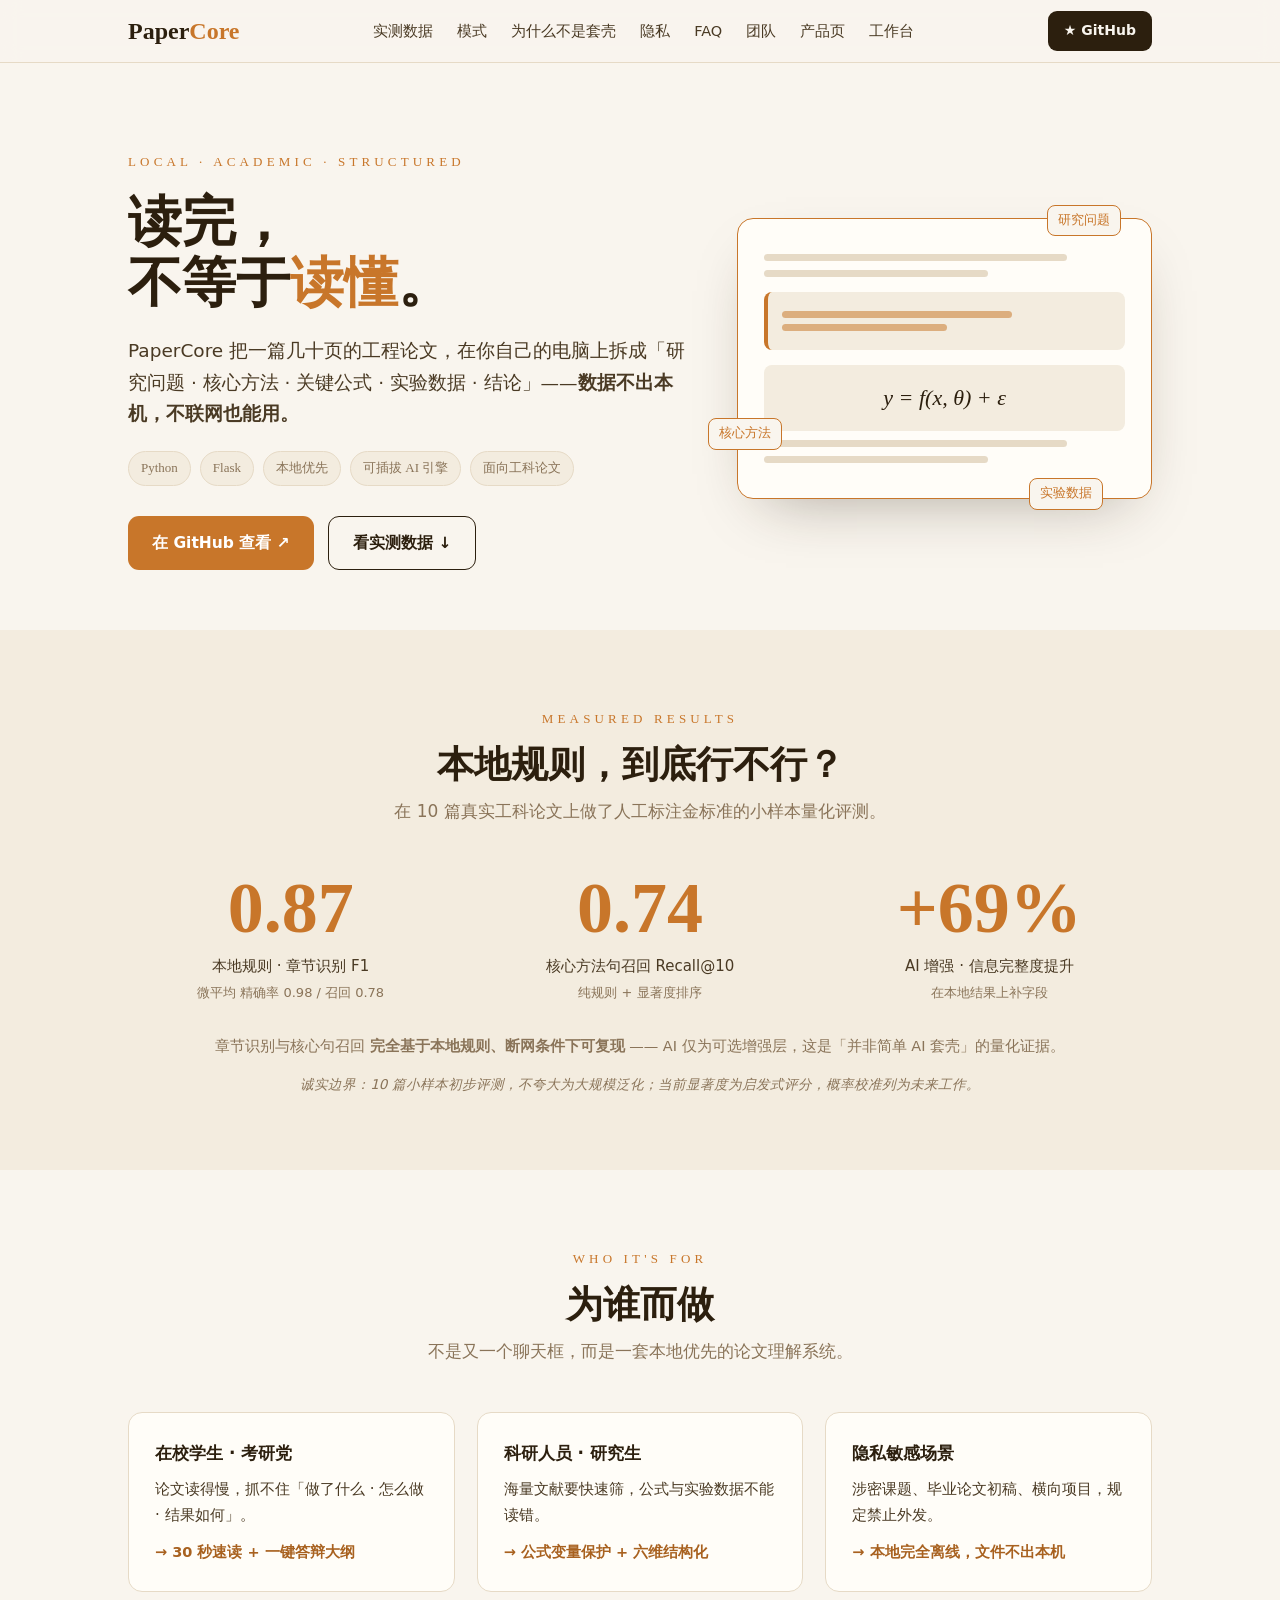
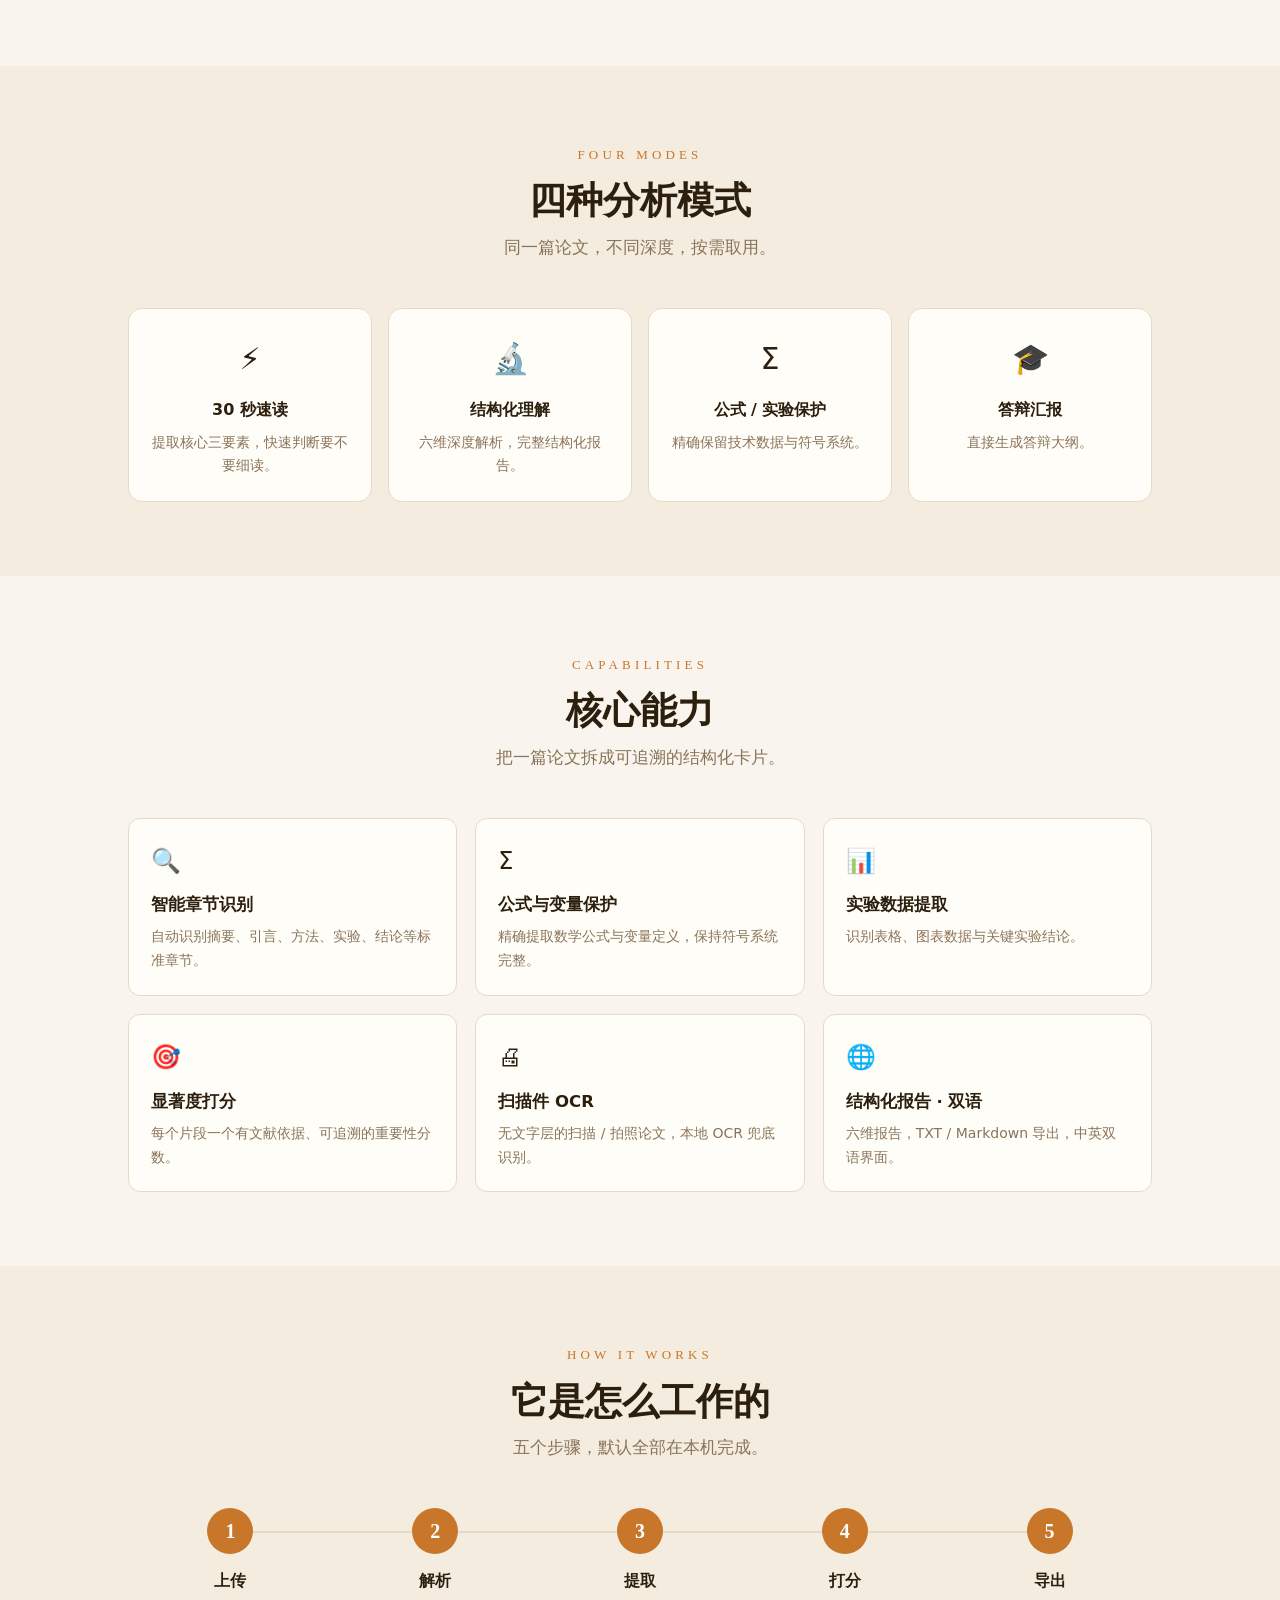
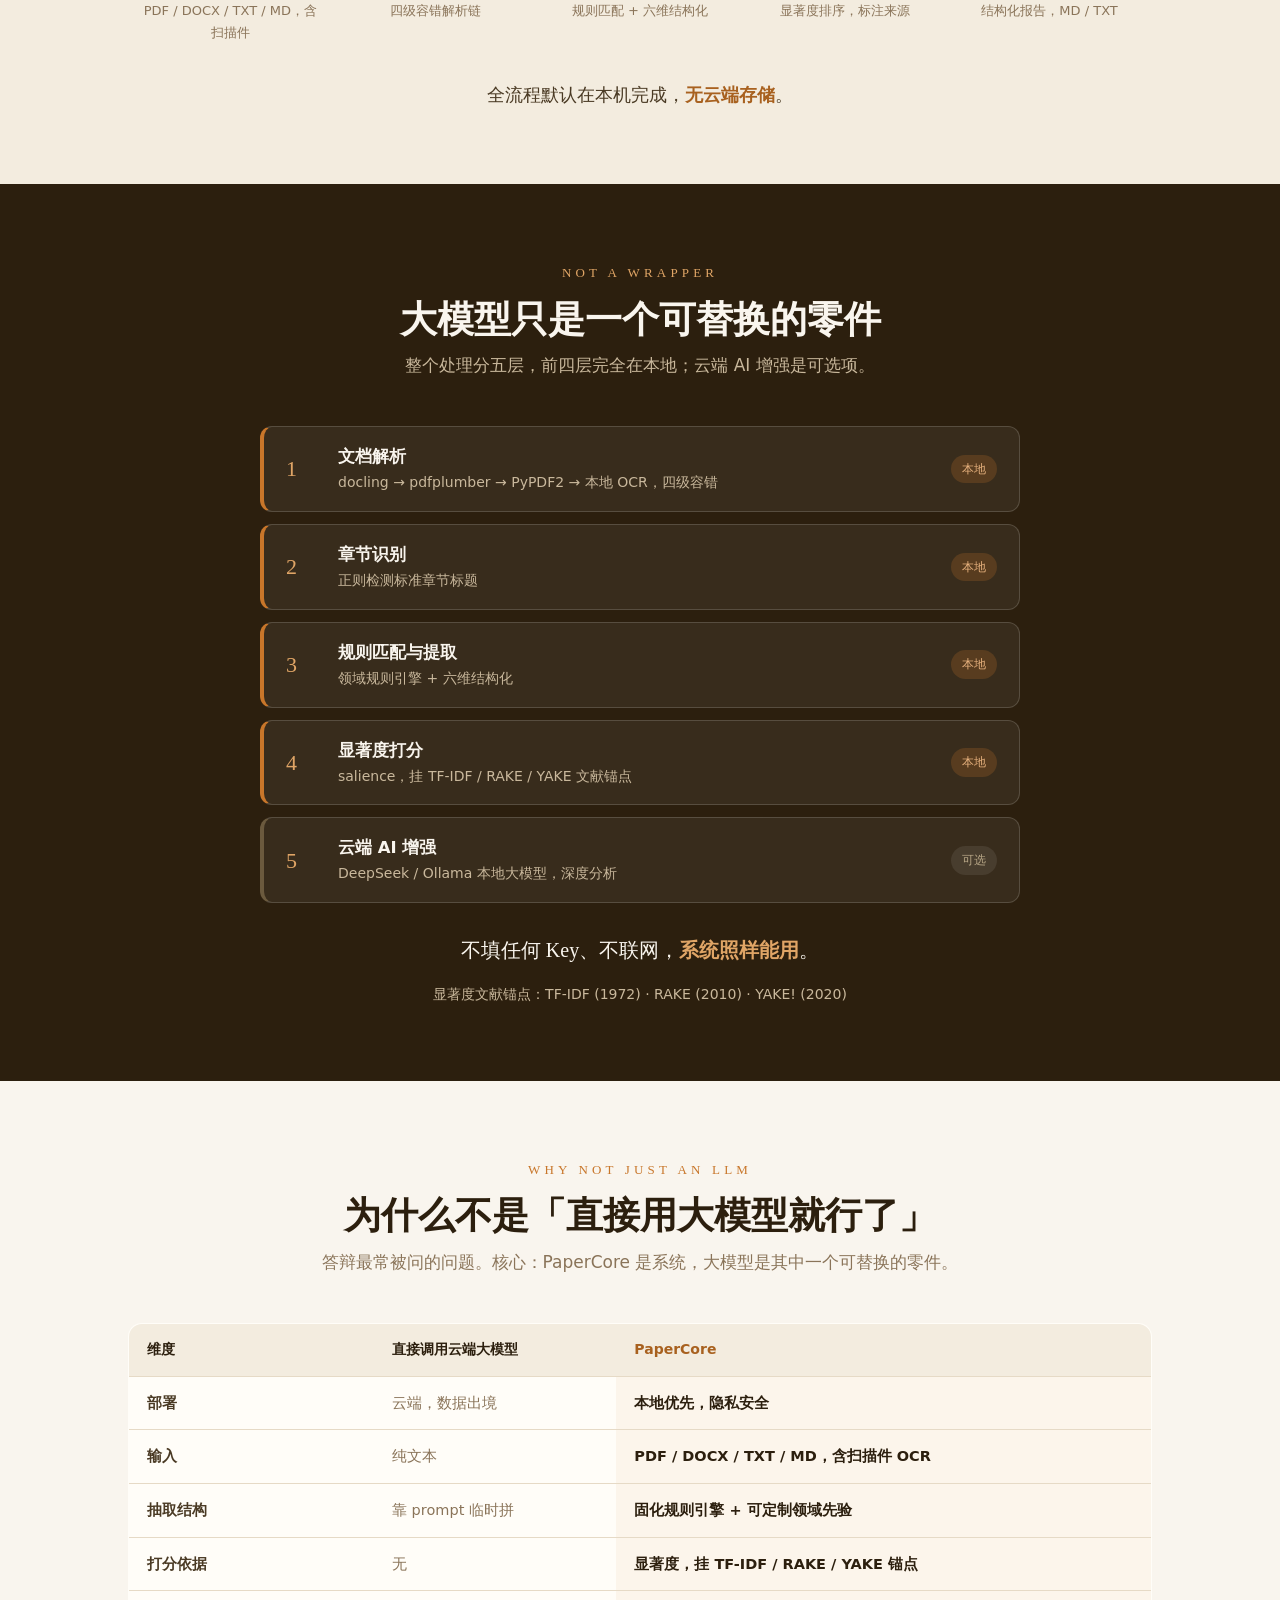
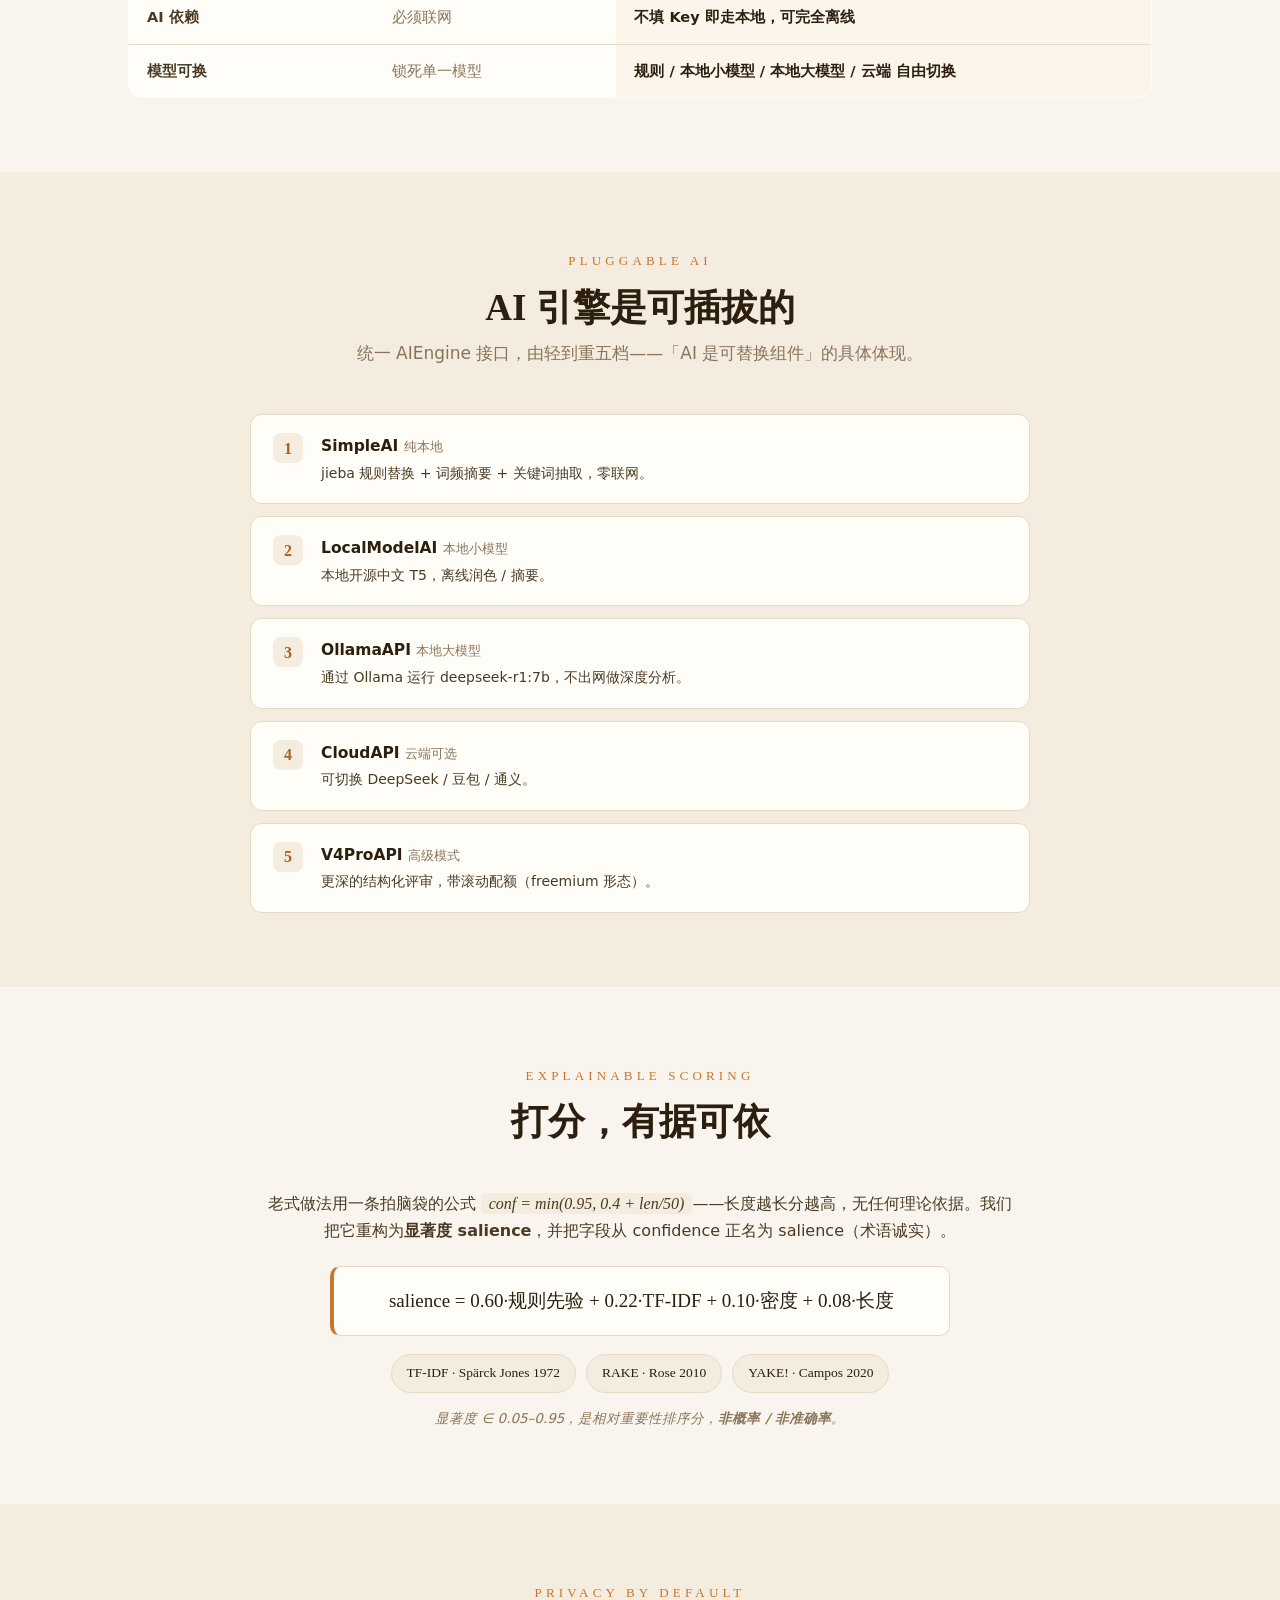
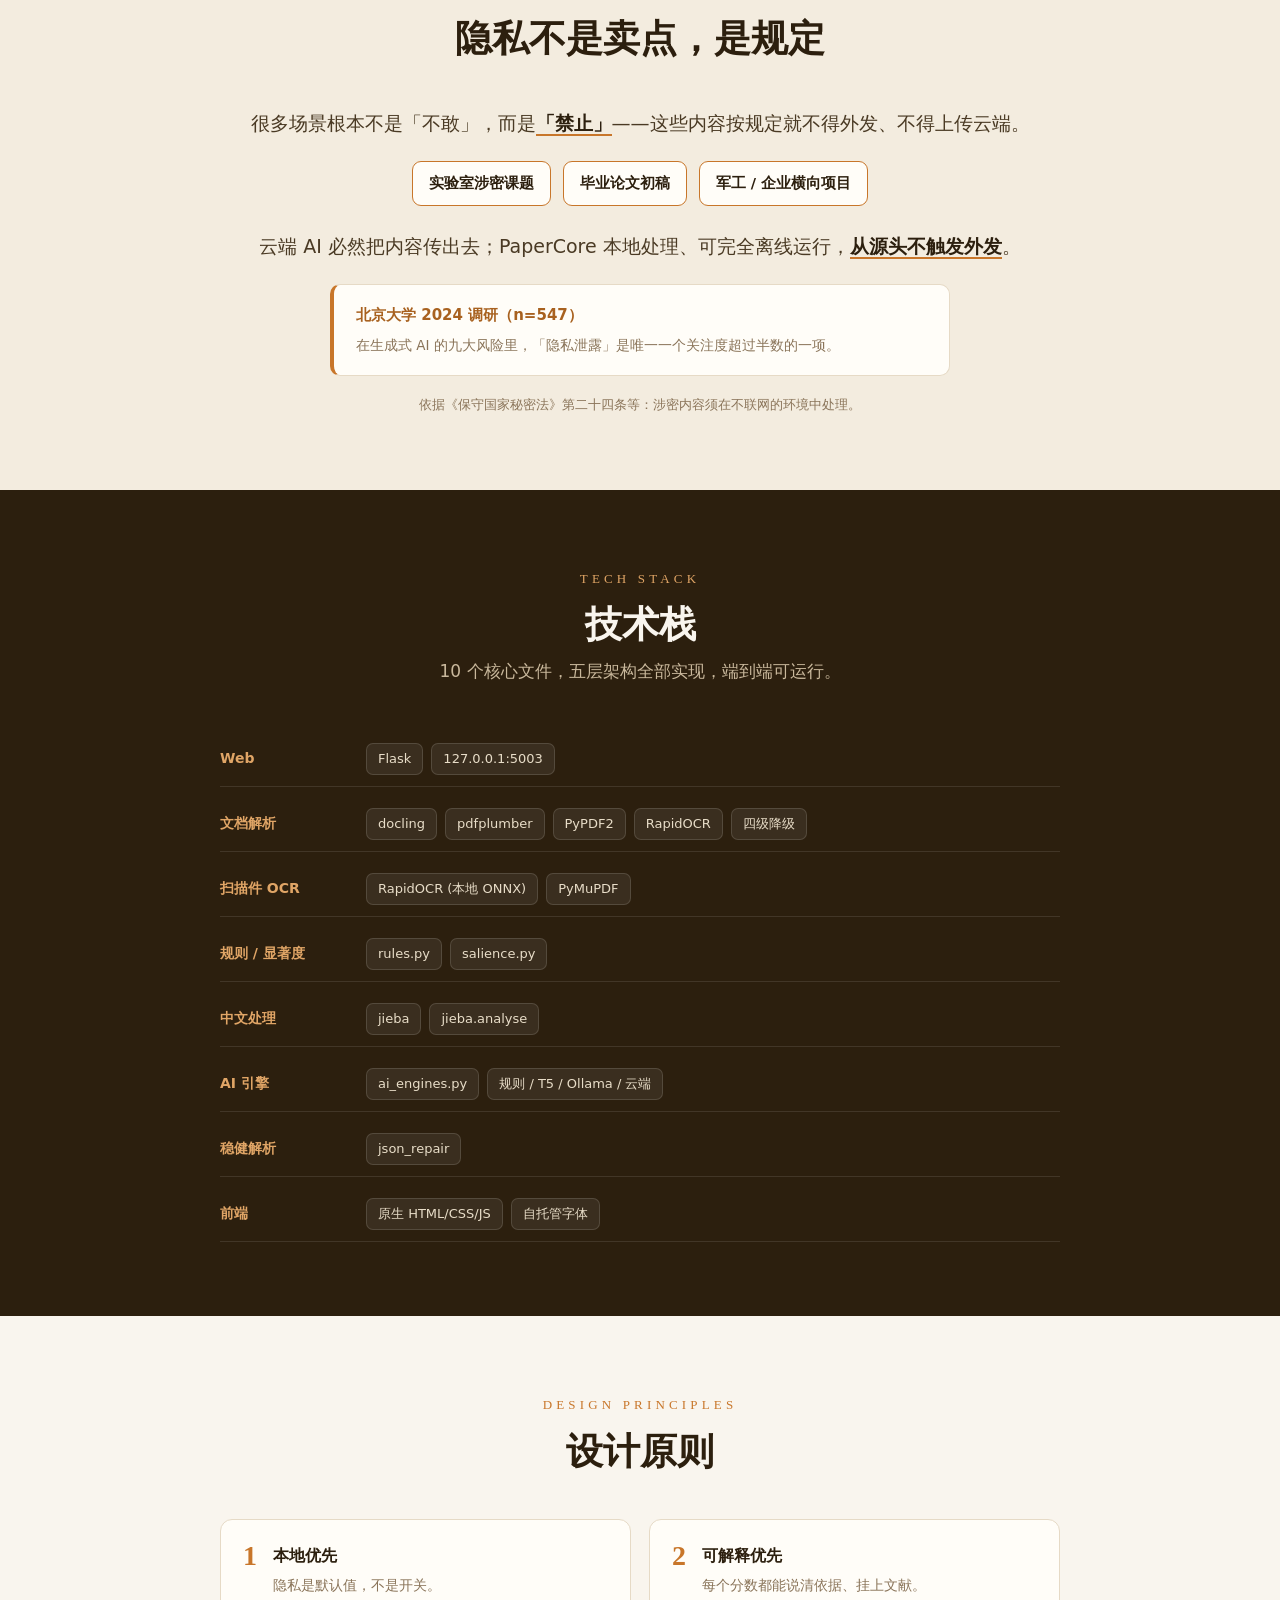
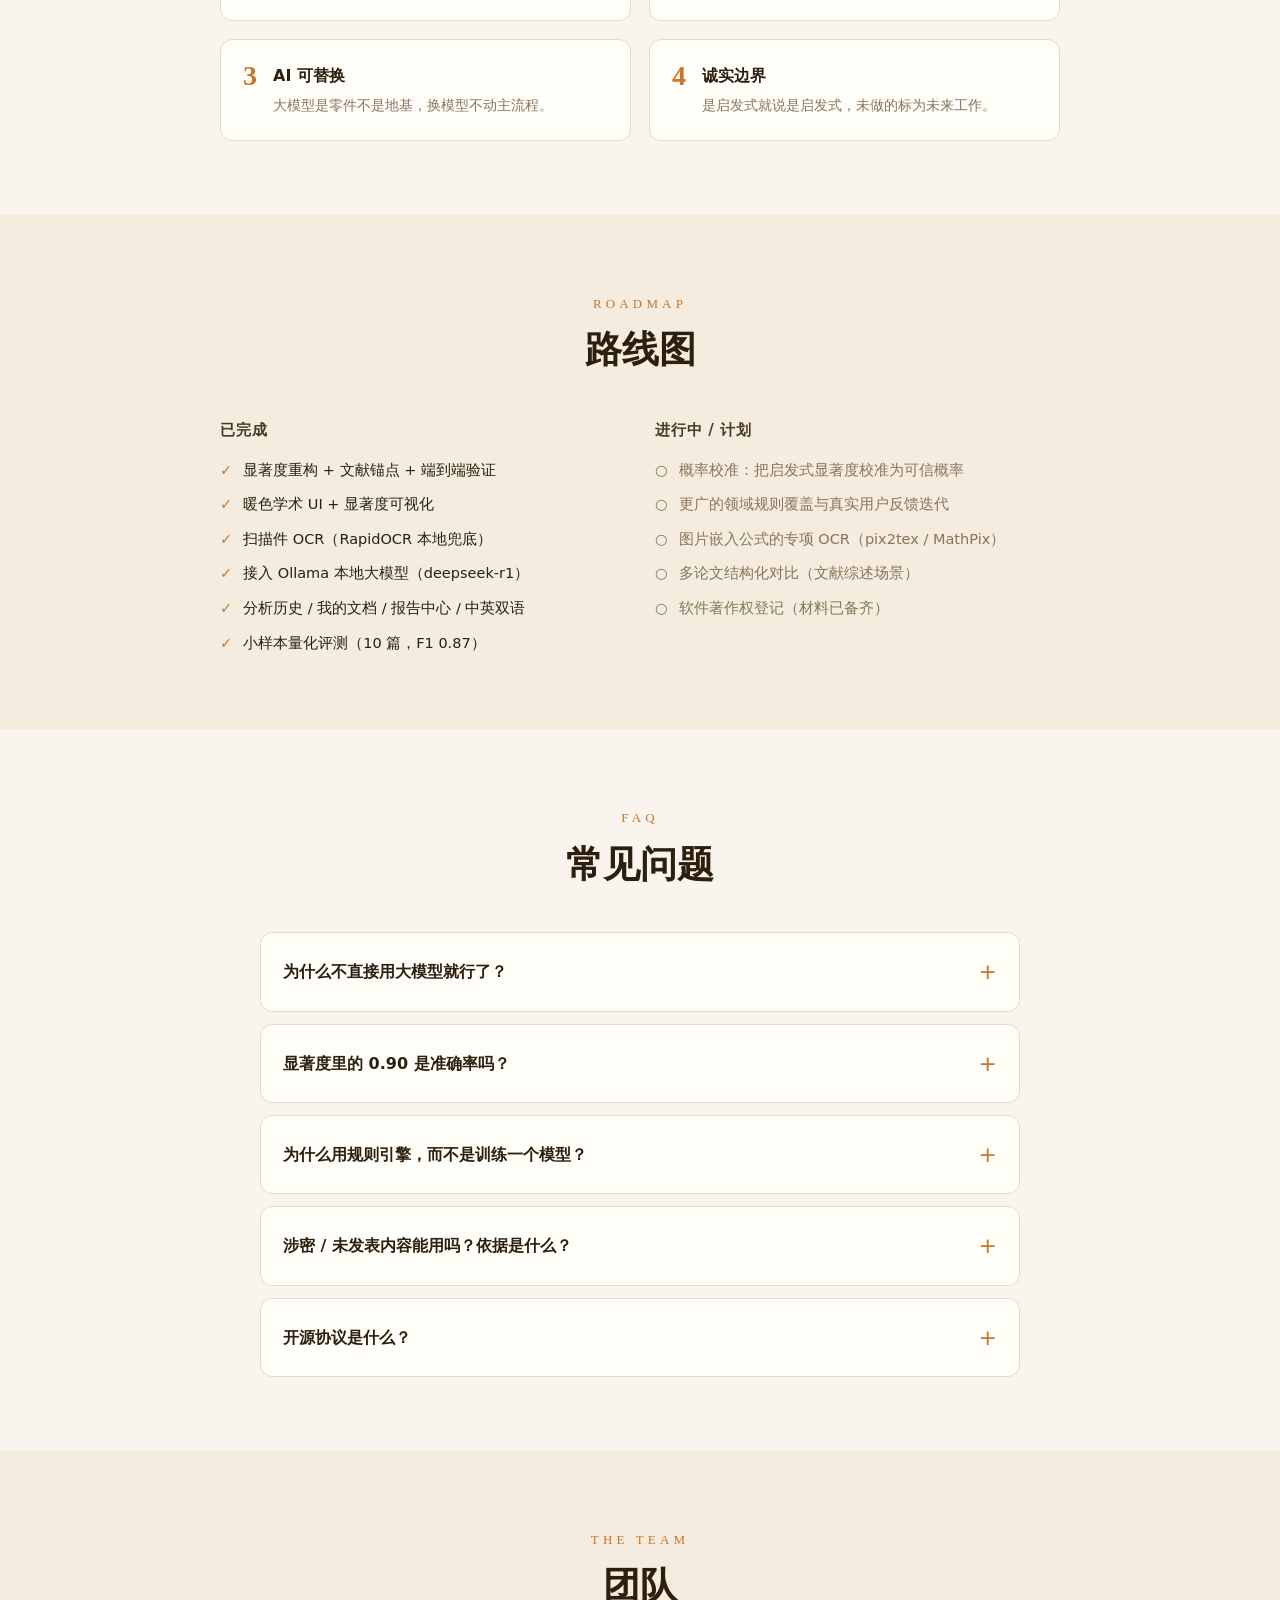
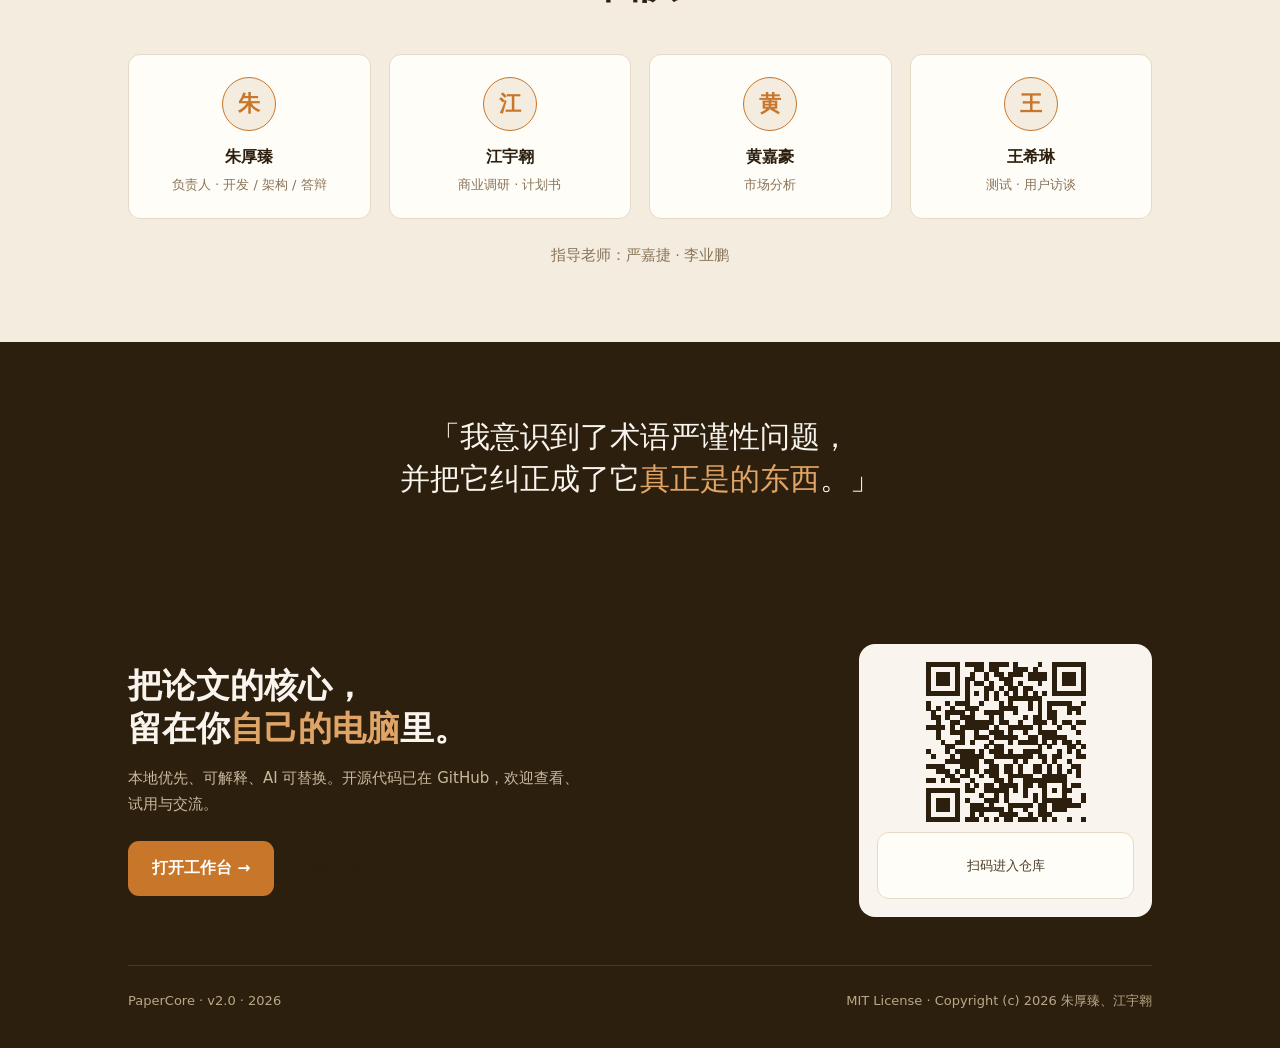
<file: landing/index.html>
<!DOCTYPE html>
<html lang="zh-CN">
<head>
<meta charset="UTF-8">
<meta name="viewport" content="width=device-width, initial-scale=1.0">
<title>PaperCore · 本地优先的论文核心内容提取系统</title>
<meta name="description" content="把一篇几十页的工程论文，在本机拆成研究问题·核心方法·关键公式·实验数据·结论。数据不出本机，不联网也能用。">
<style>
:root{
  --cream:#F9F5EE; --cream2:#F3ECDF; --ink:#2C1F0E; --ink2:#4A3A24;
  --orange:#C8762A; --orange-d:#A8611F; --muted:#8A7459; --line:#E6DAC6; --card:#FFFDF8;
  --serif:Georgia,"Times New Roman","Songti SC",serif;
  --sans:-apple-system,BlinkMacSystemFont,"PingFang SC","Microsoft YaHei",system-ui,sans-serif;
}
*{margin:0;padding:0;box-sizing:border-box}
html{scroll-behavior:smooth}
body{font-family:var(--sans);background:var(--cream);color:var(--ink);line-height:1.7;-webkit-font-smoothing:antialiased}
.wrap{max-width:1080px;margin:0 auto;padding:0 28px}
a{color:inherit;text-decoration:none}
.eyebrow{font-family:var(--serif);letter-spacing:.32em;font-size:13px;color:var(--orange);text-transform:uppercase}
nav{position:sticky;top:0;z-index:50;background:rgba(249,245,238,.82);backdrop-filter:blur(10px);border-bottom:1px solid var(--line)}
.nav-in{display:flex;align-items:center;justify-content:space-between;height:62px}
.brand{font-family:var(--serif);font-weight:700;font-size:24px}
.brand .c{color:var(--orange)}
.nav-links{display:flex;gap:24px;font-size:14.5px;color:var(--ink2)}
.nav-links a:hover{color:var(--orange)}
.gh-btn{display:inline-flex;align-items:center;gap:7px;background:var(--ink);color:var(--cream);padding:8px 16px;border-radius:9px;font-size:14px;font-weight:600;transition:.2s}
.gh-btn:hover{background:var(--orange)}
@media(max-width:860px){.nav-links{display:none}}
.hero{padding:84px 0 60px;overflow:hidden}
.hero-grid{display:grid;grid-template-columns:1.15fr .85fr;gap:48px;align-items:center}
.hero h1{font-family:var(--serif);font-size:54px;line-height:1.12;margin:18px 0 22px}
.hero h1 .o{color:var(--orange)}
.hero p.lead{font-size:18.5px;color:var(--ink2);max-width:560px}
.chips{margin-top:22px;display:flex;flex-wrap:wrap;gap:9px}
.chip{font-family:var(--serif);font-size:13px;color:var(--muted);border:1px solid var(--line);background:var(--cream2);padding:5px 12px;border-radius:20px}
.cta{margin-top:30px;display:flex;gap:14px;flex-wrap:wrap}
.btn{display:inline-flex;align-items:center;gap:8px;padding:13px 24px;border-radius:11px;font-weight:600;font-size:15.5px;transition:.2s}
.btn-p{background:var(--orange);color:#fff}.btn-p:hover{background:var(--orange-d)}
.btn-s{border:1.5px solid var(--ink);color:var(--ink)}.btn-s:hover{background:var(--ink);color:var(--cream)}
.doccard{background:var(--card);border:1.5px solid var(--orange);border-radius:16px;padding:26px;position:relative;box-shadow:0 24px 60px -28px rgba(44,31,14,.4)}
.doccard .ln{height:7px;border-radius:4px;background:var(--line);margin:9px 0}
.doccard .ln.s{width:62%}.doccard .ln.m{width:84%}
.band{background:var(--cream2);border-radius:8px;padding:13px 14px;margin:15px 0;border-left:4px solid var(--orange)}
.band .ln{background:#dcae7e;margin:6px 0}.band .ln.a{width:70%}.band .ln.b{width:50%}
.formula{font-family:var(--serif);font-style:italic;font-size:22px;text-align:center;background:var(--cream2);border-radius:8px;padding:14px}
.tag-float{position:absolute;font-family:var(--serif);font-size:12.5px;color:var(--orange);background:var(--cream);border:1px solid var(--orange);border-radius:8px;padding:4px 10px}
.tag-float.t1{top:-14px;right:30px}.tag-float.t2{bottom:48px;left:-30px}.tag-float.t3{bottom:-12px;right:48px}
@media(max-width:840px){.hero-grid{grid-template-columns:1fr;gap:36px}.hero h1{font-size:40px}.doccard{max-width:420px}}
section{padding:74px 0}
.sec-cream2{background:var(--cream2)}
.sec-ink{background:var(--ink);color:var(--cream)}
.sec-head{text-align:center;max-width:680px;margin:0 auto 46px}
.sec-head h2{font-family:var(--serif);font-size:37px;line-height:1.18;margin:12px 0 10px}
.sec-head p{color:var(--muted);font-size:17px}
.sec-ink .sec-head p{color:#c9b89c}.sec-ink .eyebrow{color:#e0a566}
.stats{display:grid;grid-template-columns:repeat(3,1fr);gap:24px;text-align:center}
.stat .num{font-family:var(--serif);font-size:72px;font-weight:700;color:var(--orange);line-height:1}
.stat .lab{margin-top:10px;font-size:15px;color:var(--ink2)}
.stat .sub{font-size:13px;color:var(--muted);margin-top:3px}
.stat-note{text-align:center;margin-top:30px;color:var(--muted);font-size:14.5px}
.honest{text-align:center;margin-top:14px;font-size:13.5px;color:var(--muted);font-style:italic}
@media(max-width:760px){.stats{grid-template-columns:1fr;gap:34px}.stat .num{font-size:62px}}
.cards{display:grid;grid-template-columns:repeat(3,1fr);gap:22px}
.card{background:var(--card);border:1px solid var(--line);border-radius:14px;padding:26px;transition:.25s}
.card:hover{transform:translateY(-4px);box-shadow:0 18px 40px -24px rgba(44,31,14,.35);border-color:var(--orange)}
.card .kicker{font-weight:700;font-size:17px;margin-bottom:10px}
.card .pain{color:var(--ink2);font-size:15px;margin-bottom:12px}
.card .fix{color:var(--orange-d);font-size:14.5px;font-weight:600}
@media(max-width:760px){.cards{grid-template-columns:1fr}}
.caps{display:grid;grid-template-columns:repeat(3,1fr);gap:18px}
.cap{background:var(--card);border:1px solid var(--line);border-radius:12px;padding:22px}
.cap .ic{font-size:24px;margin-bottom:10px;display:block}
.cap h3{font-size:16.5px;margin-bottom:6px}.cap p{font-size:14px;color:var(--muted)}
@media(max-width:760px){.caps{grid-template-columns:1fr}}
/* modes */
.modes{display:grid;grid-template-columns:repeat(4,1fr);gap:16px}
.mode{background:var(--card);border:1px solid var(--line);border-radius:14px;padding:24px 20px;text-align:center;transition:.25s}
.mode:hover{border-color:var(--orange);transform:translateY(-4px)}
.mode .mi{font-size:30px}.mode h3{font-size:16px;margin:12px 0 8px}.mode p{font-size:13.5px;color:var(--muted)}
@media(max-width:860px){.modes{grid-template-columns:repeat(2,1fr)}}
@media(max-width:480px){.modes{grid-template-columns:1fr}}
/* steps */
.steps{display:flex;gap:0;justify-content:space-between;position:relative;flex-wrap:wrap}
.step{flex:1;min-width:150px;text-align:center;padding:0 10px;position:relative}
.step .n{width:46px;height:46px;border-radius:50%;background:var(--orange);color:#fff;font-family:var(--serif);font-size:20px;font-weight:700;display:flex;align-items:center;justify-content:center;margin:0 auto 14px;position:relative;z-index:2}
.step h3{font-size:15.5px;margin-bottom:5px}.step p{font-size:13px;color:var(--muted)}
.steps::before{content:"";position:absolute;top:23px;left:10%;right:10%;height:2px;background:var(--line);z-index:1}
.flow-badge{text-align:center;margin-top:36px;font-family:var(--serif);font-size:18px;color:var(--ink2)}
.flow-badge b{color:var(--orange-d)}
@media(max-width:760px){.steps::before{display:none}.steps{gap:24px}.step{min-width:100%}}
/* comparison */
.cmp{width:100%;border-collapse:collapse;background:var(--card);border:1px solid var(--line);border-radius:14px;overflow:hidden}
.cmp th,.cmp td{padding:14px 18px;text-align:left;font-size:14.5px;border-bottom:1px solid var(--line)}
.cmp thead th{background:var(--cream2);font-size:14px}
.cmp thead th:nth-child(3){color:var(--orange-d)}
.cmp td:first-child{font-weight:600;color:var(--ink2);width:24%}
.cmp td:nth-child(2){color:var(--muted)}
.cmp td:nth-child(3){color:var(--ink);font-weight:600;background:rgba(200,118,42,.06)}
.cmp tr:last-child td{border-bottom:none}
@media(max-width:760px){.cmp th,.cmp td{padding:10px 12px;font-size:12.5px}}
/* engines */
.engines{max-width:780px;margin:0 auto;display:flex;flex-direction:column;gap:12px}
.eng{display:flex;align-items:flex-start;gap:18px;background:var(--card);border:1px solid var(--line);border-radius:12px;padding:18px 22px}
.eng .lv{flex:none;width:30px;height:30px;border-radius:8px;background:var(--cream2);color:var(--orange-d);font-family:var(--serif);font-weight:700;display:flex;align-items:center;justify-content:center}
.eng .nm{font-weight:700;font-size:15.5px}.eng .nm small{color:var(--muted);font-weight:400;font-size:13px}
.eng .ds{color:var(--ink2);font-size:14px;margin-top:2px}
/* salience */
.sal{max-width:760px;margin:0 auto;text-align:center}
.sal .lead{font-size:16px;color:var(--ink2);margin-bottom:22px}
.sal .lead code{font-family:var(--serif);background:var(--cream2);padding:2px 8px;border-radius:5px;font-style:italic}
.sal-formula{font-family:var(--serif);font-size:19px;background:var(--card);border:1px solid var(--line);border-left:4px solid var(--orange);border-radius:10px;padding:18px;margin:0 auto 18px;max-width:620px}
.anchor-chips{display:flex;justify-content:center;gap:10px;flex-wrap:wrap;margin-bottom:14px}
.anchor-chips span{background:var(--cream2);border:1px solid var(--line);border-radius:20px;padding:7px 15px;font-size:13.5px;font-family:var(--serif)}
.sal .note{font-size:13.5px;color:var(--muted);font-style:italic}
/* tech (dark) */
.tech{max-width:840px;margin:0 auto;display:flex;flex-direction:column;gap:10px}
.tr{display:flex;align-items:center;gap:16px;flex-wrap:wrap;padding:11px 0;border-bottom:1px solid rgba(255,255,255,.1)}
.tr .tl{flex:none;width:130px;color:#e0a566;font-size:14px;font-weight:600}
.tr .tc{display:flex;gap:8px;flex-wrap:wrap}
.tr .tc span{background:rgba(255,255,255,.07);border:1px solid rgba(255,255,255,.13);border-radius:7px;padding:4px 11px;font-size:13px;color:#e8ddc8}
@media(max-width:600px){.tr .tl{width:100%}}
/* principles */
.principles{display:grid;grid-template-columns:repeat(2,1fr);gap:18px;max-width:840px;margin:0 auto}
.pr{display:flex;gap:16px;background:var(--card);border:1px solid var(--line);border-radius:12px;padding:22px}
.pr .pn{font-family:var(--serif);font-size:28px;color:var(--orange);font-weight:700;flex:none;line-height:1}
.pr h3{font-size:16px;margin-bottom:5px}.pr p{font-size:14px;color:var(--muted)}
@media(max-width:680px){.principles{grid-template-columns:1fr}}
/* roadmap */
.roadmap{display:grid;grid-template-columns:1fr 1fr;gap:30px;max-width:840px;margin:0 auto}
.rm h3{font-size:15px;color:var(--ink2);margin-bottom:14px;letter-spacing:.05em}
.rm ul{list-style:none;display:flex;flex-direction:column;gap:10px}
.rm li{display:flex;gap:11px;font-size:14.5px;align-items:flex-start}
.rm .mk{flex:none;font-weight:700}
.rm-done .mk{color:var(--orange)}.rm-todo li{color:var(--muted)}.rm-todo .mk{color:var(--muted)}
@media(max-width:680px){.roadmap{grid-template-columns:1fr;gap:24px}}
/* faq */
.faq{max-width:760px;margin:0 auto;display:flex;flex-direction:column;gap:12px}
.faq details{background:var(--card);border:1px solid var(--line);border-radius:12px;padding:4px 22px;transition:.2s}
.faq details[open]{border-color:var(--orange)}
.faq summary{cursor:pointer;font-weight:600;font-size:16px;padding:16px 0;list-style:none;display:flex;justify-content:space-between;align-items:center}
.faq summary::-webkit-details-marker{display:none}
.faq summary::after{content:"+";color:var(--orange);font-size:22px;font-weight:400}
.faq details[open] summary::after{content:"–"}
.faq .a{padding:0 0 18px;color:var(--ink2);font-size:14.5px;line-height:1.65}
/* privacy */
.priv{max-width:820px;margin:0 auto;text-align:center}
.priv .big{font-size:19px;color:var(--ink2);margin-bottom:22px}
.priv .big b{color:var(--ink);border-bottom:2px solid var(--orange)}
.priv .scen{display:flex;justify-content:center;gap:12px;flex-wrap:wrap;margin-bottom:24px}
.priv .scen span{background:var(--card);border:1px solid var(--orange);border-radius:9px;padding:9px 16px;font-size:14.5px;font-weight:600}
.evi{background:var(--card);border:1px solid var(--line);border-left:4px solid var(--orange);border-radius:10px;padding:18px 22px;max-width:620px;margin:0 auto;text-align:left}
.evi .t{font-weight:700;font-size:15px;color:var(--orange-d);margin-bottom:5px}.evi .s{font-size:13.5px;color:var(--muted)}
.law{text-align:center;margin-top:18px;font-size:13px;color:var(--muted)}
.arch-badge{text-align:center;margin-top:30px;font-family:var(--serif);font-size:20px}
.arch-badge b{color:#e0a566}
.layers{display:flex;flex-direction:column;gap:12px;max-width:760px;margin:0 auto}
.layer{display:flex;align-items:center;gap:18px;background:rgba(255,253,248,.06);border:1px solid rgba(255,253,248,.16);border-radius:12px;padding:16px 22px}
.layer .no{font-family:var(--serif);font-size:22px;color:#e0a566;width:34px;flex:none}
.layer .nm{font-weight:700;font-size:16.5px}.layer .ds{color:#c9b89c;font-size:14px}
.layer.local{border-left:4px solid var(--orange)}
.layer.cloud{border-left:4px solid #6b5a3e;opacity:.82}
.layer .pill{margin-left:auto;font-size:12px;padding:4px 11px;border-radius:20px;flex:none}
.pill.l{background:rgba(200,118,42,.22);color:#e8b27e}.pill.c{background:rgba(255,255,255,.08);color:#b9a888}
.anchors{text-align:center;margin-top:16px;color:#c9b89c;font-size:14px}
.team{display:grid;grid-template-columns:repeat(4,1fr);gap:18px}
.member{text-align:center;background:var(--card);border:1px solid var(--line);border-radius:12px;padding:22px 14px}
.member .av{width:54px;height:54px;border-radius:50%;background:var(--cream2);border:1.5px solid var(--orange);display:flex;align-items:center;justify-content:center;margin:0 auto 12px;font-family:var(--serif);font-size:22px;color:var(--orange);font-weight:700}
.member .nm{font-weight:700;font-size:16px}.member .ro{font-size:13px;color:var(--muted);margin-top:4px}
.advisors{text-align:center;margin-top:24px;color:var(--muted);font-size:14.5px}
@media(max-width:760px){.team{grid-template-columns:repeat(2,1fr)}}
.quote{text-align:center;max-width:760px;margin:0 auto}
.quote p{font-family:var(--serif);font-size:30px;line-height:1.4;color:var(--cream)}
.quote p .o{color:#e0a566}
footer{background:var(--ink);color:var(--cream);padding:70px 0 36px}
.foot-grid{display:grid;grid-template-columns:1.4fr .6fr;gap:48px;align-items:center}
.foot-grid h2{font-family:var(--serif);font-size:34px;line-height:1.25;margin-bottom:16px}
.foot-grid h2 .o{color:#e0a566}
.foot-grid p{color:#c9b89c;font-size:15px;max-width:460px}
.foot-cta{margin-top:24px;display:flex;gap:14px;flex-wrap:wrap}
.qrbox{background:var(--cream);border-radius:16px;padding:18px;text-align:center}
.qrbox svg{width:160px;height:160px;display:block;margin:0 auto}
.qrbox .cap{margin-top:10px;font-size:12.5px;color:var(--ink2)}
.foot-bot{border-top:1px solid rgba(255,255,255,.12);margin-top:48px;padding-top:24px;display:flex;justify-content:space-between;flex-wrap:wrap;gap:10px;font-size:13px;color:#b9a888}
@media(max-width:760px){.foot-grid{grid-template-columns:1fr;gap:30px}.foot-grid h2{font-size:28px}}
.reveal{opacity:0;transform:translateY(26px);transition:opacity .7s ease,transform .7s ease}
.reveal.in{opacity:1;transform:none}
.d1{transition-delay:.08s}.d2{transition-delay:.16s}.d3{transition-delay:.24s}
</style>
</head>
<body>

<nav><div class="wrap nav-in">
  <div class="brand">Paper<span class="c">Core</span></div>
  <div class="nav-links">
    <a href="#data">实测数据</a><a href="#modes">模式</a><a href="#arch">为什么不是套壳</a><a href="#privacy">隐私</a><a href="#faq">FAQ</a><a href="#team">团队</a><a href="/brand/">产品页</a><a href="/">工作台</a>
  </div>
  <a class="gh-btn" href="https://github.com/drkiyira-dev/PaperCore" target="_blank" rel="noopener">★ GitHub</a>
</div></nav>

<header class="hero"><div class="wrap hero-grid">
  <div class="reveal">
    <span class="eyebrow">Local · Academic · Structured</span>
    <h1>读完，<br>不等于<span class="o">读懂</span>。</h1>
    <p class="lead">PaperCore 把一篇几十页的工程论文，在你自己的电脑上拆成「研究问题 · 核心方法 · 关键公式 · 实验数据 · 结论」——<b>数据不出本机，不联网也能用。</b></p>
    <div class="chips"><span class="chip">Python</span><span class="chip">Flask</span><span class="chip">本地优先</span><span class="chip">可插拔 AI 引擎</span><span class="chip">面向工科论文</span></div>
    <div class="cta">
      <a class="btn btn-p" href="https://github.com/drkiyira-dev/PaperCore" target="_blank" rel="noopener">在 GitHub 查看 ↗</a>
      <a class="btn btn-s" href="#data">看实测数据 ↓</a>
    </div>
  </div>
  <div class="reveal d2"><div class="doccard">
    <span class="tag-float t1">研究问题</span><span class="tag-float t2">核心方法</span><span class="tag-float t3">实验数据</span>
    <div class="ln m"></div><div class="ln s"></div>
    <div class="band"><div class="ln a"></div><div class="ln b"></div></div>
    <div class="formula">y = f(x, &theta;) + &epsilon;</div>
    <div class="ln m"></div><div class="ln s"></div>
  </div></div>
</div></header>

<section id="data" class="sec-cream2"><div class="wrap">
  <div class="sec-head reveal"><span class="eyebrow">Measured Results</span><h2>本地规则，到底行不行？</h2><p>在 10 篇真实工科论文上做了人工标注金标准的小样本量化评测。</p></div>
  <div class="stats">
    <div class="stat reveal d1"><div class="num">0.87</div><div class="lab">本地规则 · 章节识别 F1</div><div class="sub">微平均 精确率 0.98 / 召回 0.78</div></div>
    <div class="stat reveal d2"><div class="num">0.74</div><div class="lab">核心方法句召回 Recall@10</div><div class="sub">纯规则 + 显著度排序</div></div>
    <div class="stat reveal d3"><div class="num">+69%</div><div class="lab">AI 增强 · 信息完整度提升</div><div class="sub">在本地结果上补字段</div></div>
  </div>
  <p class="stat-note reveal">章节识别与核心句召回 <b>完全基于本地规则、断网条件下可复现</b> —— AI 仅为可选增强层，这是「并非简单 AI 套壳」的量化证据。</p>
  <p class="honest reveal">诚实边界：10 篇小样本初步评测，不夸大为大规模泛化；当前显著度为启发式评分，概率校准列为未来工作。</p>
</div></section>

<section id="why"><div class="wrap">
  <div class="sec-head reveal"><span class="eyebrow">Who It's For</span><h2>为谁而做</h2><p>不是又一个聊天框，而是一套本地优先的论文理解系统。</p></div>
  <div class="cards">
    <div class="card reveal d1"><div class="kicker">在校学生 · 考研党</div><div class="pain">论文读得慢，抓不住「做了什么 · 怎么做 · 结果如何」。</div><div class="fix">→ 30 秒速读 + 一键答辩大纲</div></div>
    <div class="card reveal d2"><div class="kicker">科研人员 · 研究生</div><div class="pain">海量文献要快速筛，公式与实验数据不能读错。</div><div class="fix">→ 公式变量保护 + 六维结构化</div></div>
    <div class="card reveal d3"><div class="kicker">隐私敏感场景</div><div class="pain">涉密课题、毕业论文初稿、横向项目，规定禁止外发。</div><div class="fix">→ 本地完全离线，文件不出本机</div></div>
  </div>
</div></section>

<section id="modes" class="sec-cream2"><div class="wrap">
  <div class="sec-head reveal"><span class="eyebrow">Four Modes</span><h2>四种分析模式</h2><p>同一篇论文，不同深度，按需取用。</p></div>
  <div class="modes">
    <div class="mode reveal d1"><div class="mi">⚡</div><h3>30 秒速读</h3><p>提取核心三要素，快速判断要不要细读。</p></div>
    <div class="mode reveal d1"><div class="mi">🔬</div><h3>结构化理解</h3><p>六维深度解析，完整结构化报告。</p></div>
    <div class="mode reveal d2"><div class="mi">&Sigma;</div><h3>公式 / 实验保护</h3><p>精确保留技术数据与符号系统。</p></div>
    <div class="mode reveal d2"><div class="mi">🎓</div><h3>答辩汇报</h3><p>直接生成答辩大纲。</p></div>
  </div>
</div></section>

<section id="caps"><div class="wrap">
  <div class="sec-head reveal"><span class="eyebrow">Capabilities</span><h2>核心能力</h2><p>把一篇论文拆成可追溯的结构化卡片。</p></div>
  <div class="caps">
    <div class="cap reveal d1"><span class="ic">🔍</span><h3>智能章节识别</h3><p>自动识别摘要、引言、方法、实验、结论等标准章节。</p></div>
    <div class="cap reveal d2"><span class="ic">&Sigma;</span><h3>公式与变量保护</h3><p>精确提取数学公式与变量定义，保持符号系统完整。</p></div>
    <div class="cap reveal d3"><span class="ic">📊</span><h3>实验数据提取</h3><p>识别表格、图表数据与关键实验结论。</p></div>
    <div class="cap reveal d1"><span class="ic">🎯</span><h3>显著度打分</h3><p>每个片段一个有文献依据、可追溯的重要性分数。</p></div>
    <div class="cap reveal d2"><span class="ic">🖨</span><h3>扫描件 OCR</h3><p>无文字层的扫描 / 拍照论文，本地 OCR 兜底识别。</p></div>
    <div class="cap reveal d3"><span class="ic">🌐</span><h3>结构化报告 · 双语</h3><p>六维报告，TXT / Markdown 导出，中英双语界面。</p></div>
  </div>
</div></section>

<section id="flow" class="sec-cream2"><div class="wrap">
  <div class="sec-head reveal"><span class="eyebrow">How It Works</span><h2>它是怎么工作的</h2><p>五个步骤，默认全部在本机完成。</p></div>
  <div class="steps">
    <div class="step reveal d1"><div class="n">1</div><h3>上传</h3><p>PDF / DOCX / TXT / MD，含扫描件</p></div>
    <div class="step reveal d1"><div class="n">2</div><h3>解析</h3><p>四级容错解析链</p></div>
    <div class="step reveal d2"><div class="n">3</div><h3>提取</h3><p>规则匹配 + 六维结构化</p></div>
    <div class="step reveal d2"><div class="n">4</div><h3>打分</h3><p>显著度排序，标注来源</p></div>
    <div class="step reveal d3"><div class="n">5</div><h3>导出</h3><p>结构化报告，MD / TXT</p></div>
  </div>
  <p class="flow-badge reveal">全流程默认在本机完成，<b>无云端存储</b>。</p>
</div></section>

<section id="arch" class="sec-ink"><div class="wrap">
  <div class="sec-head reveal"><span class="eyebrow">Not a Wrapper</span><h2>大模型只是一个可替换的零件</h2><p>整个处理分五层，前四层完全在本地；云端 AI 增强是可选项。</p></div>
  <div class="layers">
    <div class="layer local reveal d1"><span class="no">1</span><div><div class="nm">文档解析</div><div class="ds">docling → pdfplumber → PyPDF2 → 本地 OCR，四级容错</div></div><span class="pill l">本地</span></div>
    <div class="layer local reveal d1"><span class="no">2</span><div><div class="nm">章节识别</div><div class="ds">正则检测标准章节标题</div></div><span class="pill l">本地</span></div>
    <div class="layer local reveal d2"><span class="no">3</span><div><div class="nm">规则匹配与提取</div><div class="ds">领域规则引擎 + 六维结构化</div></div><span class="pill l">本地</span></div>
    <div class="layer local reveal d2"><span class="no">4</span><div><div class="nm">显著度打分</div><div class="ds">salience，挂 TF-IDF / RAKE / YAKE 文献锚点</div></div><span class="pill l">本地</span></div>
    <div class="layer cloud reveal d3"><span class="no">5</span><div><div class="nm">云端 AI 增强</div><div class="ds">DeepSeek / Ollama 本地大模型，深度分析</div></div><span class="pill c">可选</span></div>
  </div>
  <p class="arch-badge reveal">不填任何 Key、不联网，<b>系统照样能用</b>。</p>
  <p class="anchors reveal">显著度文献锚点：TF-IDF (1972) · RAKE (2010) · YAKE! (2020)</p>
</div></section>

<section id="compare"><div class="wrap">
  <div class="sec-head reveal"><span class="eyebrow">Why Not Just an LLM</span><h2>为什么不是「直接用大模型就行了」</h2><p>答辩最常被问的问题。核心：PaperCore 是系统，大模型是其中一个可替换的零件。</p></div>
  <div class="reveal"><table class="cmp">
    <thead><tr><th>维度</th><th>直接调用云端大模型</th><th>PaperCore</th></tr></thead>
    <tbody>
      <tr><td>部署</td><td>云端，数据出境</td><td>本地优先，隐私安全</td></tr>
      <tr><td>输入</td><td>纯文本</td><td>PDF / DOCX / TXT / MD，含扫描件 OCR</td></tr>
      <tr><td>抽取结构</td><td>靠 prompt 临时拼</td><td>固化规则引擎 + 可定制领域先验</td></tr>
      <tr><td>打分依据</td><td>无</td><td>显著度，挂 TF-IDF / RAKE / YAKE 锚点</td></tr>
      <tr><td>AI 依赖</td><td>必须联网</td><td>不填 Key 即走本地，可完全离线</td></tr>
      <tr><td>模型可换</td><td>锁死单一模型</td><td>规则 / 本地小模型 / 本地大模型 / 云端 自由切换</td></tr>
    </tbody>
  </table></div>
</div></section>

<section id="engines" class="sec-cream2"><div class="wrap">
  <div class="sec-head reveal"><span class="eyebrow">Pluggable AI</span><h2>AI 引擎是可插拔的</h2><p>统一 AIEngine 接口，由轻到重五档——「AI 是可替换组件」的具体体现。</p></div>
  <div class="engines">
    <div class="eng reveal d1"><div class="lv">1</div><div><div class="nm">SimpleAI <small>纯本地</small></div><div class="ds">jieba 规则替换 + 词频摘要 + 关键词抽取，零联网。</div></div></div>
    <div class="eng reveal d1"><div class="lv">2</div><div><div class="nm">LocalModelAI <small>本地小模型</small></div><div class="ds">本地开源中文 T5，离线润色 / 摘要。</div></div></div>
    <div class="eng reveal d2"><div class="lv">3</div><div><div class="nm">OllamaAPI <small>本地大模型</small></div><div class="ds">通过 Ollama 运行 deepseek-r1:7b，不出网做深度分析。</div></div></div>
    <div class="eng reveal d2"><div class="lv">4</div><div><div class="nm">CloudAPI <small>云端可选</small></div><div class="ds">可切换 DeepSeek / 豆包 / 通义。</div></div></div>
    <div class="eng reveal d3"><div class="lv">5</div><div><div class="nm">V4ProAPI <small>高级模式</small></div><div class="ds">更深的结构化评审，带滚动配额（freemium 形态）。</div></div></div>
  </div>
</div></section>

<section id="salience"><div class="wrap">
  <div class="sec-head reveal"><span class="eyebrow">Explainable Scoring</span><h2>打分，有据可依</h2></div>
  <div class="sal">
    <p class="lead reveal">老式做法用一条拍脑袋的公式 <code>conf = min(0.95, 0.4 + len/50)</code>——长度越长分越高，无任何理论依据。我们把它重构为<b>显著度 salience</b>，并把字段从 confidence 正名为 salience（术语诚实）。</p>
    <div class="sal-formula reveal d1">salience = 0.60·规则先验 + 0.22·TF-IDF + 0.10·密度 + 0.08·长度</div>
    <div class="anchor-chips reveal d1"><span>TF-IDF · Spärck Jones 1972</span><span>RAKE · Rose 2010</span><span>YAKE! · Campos 2020</span></div>
    <p class="note reveal d2">显著度 ∈ 0.05–0.95，是相对重要性排序分，<b>非概率 / 非准确率</b>。</p>
  </div>
</div></section>

<section id="privacy" class="sec-cream2"><div class="wrap">
  <div class="sec-head reveal"><span class="eyebrow">Privacy by Default</span><h2>隐私不是卖点，是规定</h2></div>
  <div class="priv">
    <p class="big reveal">很多场景根本不是「不敢」，而是<b>「禁止」</b>——这些内容按规定就不得外发、不得上传云端。</p>
    <div class="scen reveal d1"><span>实验室涉密课题</span><span>毕业论文初稿</span><span>军工 / 企业横向项目</span></div>
    <p class="big reveal d1">云端 AI 必然把内容传出去；PaperCore 本地处理、可完全离线运行，<b>从源头不触发外发</b>。</p>
    <div class="evi reveal d2"><div class="t">北京大学 2024 调研（n=547）</div><div class="s">在生成式 AI 的九大风险里，「隐私泄露」是唯一一个关注度超过半数的一项。</div></div>
    <p class="law reveal d2">依据《保守国家秘密法》第二十四条等：涉密内容须在不联网的环境中处理。</p>
  </div>
</div></section>

<section id="tech" class="sec-ink"><div class="wrap">
  <div class="sec-head reveal"><span class="eyebrow">Tech Stack</span><h2>技术栈</h2><p>10 个核心文件，五层架构全部实现，端到端可运行。</p></div>
  <div class="tech">
    <div class="tr reveal d1"><div class="tl">Web</div><div class="tc"><span>Flask</span><span>127.0.0.1:5003</span></div></div>
    <div class="tr reveal d1"><div class="tl">文档解析</div><div class="tc"><span>docling</span><span>pdfplumber</span><span>PyPDF2</span><span>RapidOCR</span><span>四级降级</span></div></div>
    <div class="tr reveal d1"><div class="tl">扫描件 OCR</div><div class="tc"><span>RapidOCR (本地 ONNX)</span><span>PyMuPDF</span></div></div>
    <div class="tr reveal d2"><div class="tl">规则 / 显著度</div><div class="tc"><span>rules.py</span><span>salience.py</span></div></div>
    <div class="tr reveal d2"><div class="tl">中文处理</div><div class="tc"><span>jieba</span><span>jieba.analyse</span></div></div>
    <div class="tr reveal d2"><div class="tl">AI 引擎</div><div class="tc"><span>ai_engines.py</span><span>规则 / T5 / Ollama / 云端</span></div></div>
    <div class="tr reveal d3"><div class="tl">稳健解析</div><div class="tc"><span>json_repair</span></div></div>
    <div class="tr reveal d3"><div class="tl">前端</div><div class="tc"><span>原生 HTML/CSS/JS</span><span>自托管字体</span></div></div>
  </div>
</div></section>

<section id="principles"><div class="wrap">
  <div class="sec-head reveal"><span class="eyebrow">Design Principles</span><h2>设计原则</h2></div>
  <div class="principles">
    <div class="pr reveal d1"><div class="pn">1</div><div><h3>本地优先</h3><p>隐私是默认值，不是开关。</p></div></div>
    <div class="pr reveal d1"><div class="pn">2</div><div><h3>可解释优先</h3><p>每个分数都能说清依据、挂上文献。</p></div></div>
    <div class="pr reveal d2"><div class="pn">3</div><div><h3>AI 可替换</h3><p>大模型是零件不是地基，换模型不动主流程。</p></div></div>
    <div class="pr reveal d2"><div class="pn">4</div><div><h3>诚实边界</h3><p>是启发式就说是启发式，未做的标为未来工作。</p></div></div>
  </div>
</div></section>

<section id="roadmap" class="sec-cream2"><div class="wrap">
  <div class="sec-head reveal"><span class="eyebrow">Roadmap</span><h2>路线图</h2></div>
  <div class="roadmap">
    <div class="rm rm-done reveal d1"><h3>已完成</h3><ul>
      <li><span class="mk">✓</span>显著度重构 + 文献锚点 + 端到端验证</li>
      <li><span class="mk">✓</span>暖色学术 UI + 显著度可视化</li>
      <li><span class="mk">✓</span>扫描件 OCR（RapidOCR 本地兜底）</li>
      <li><span class="mk">✓</span>接入 Ollama 本地大模型（deepseek-r1）</li>
      <li><span class="mk">✓</span>分析历史 / 我的文档 / 报告中心 / 中英双语</li>
      <li><span class="mk">✓</span>小样本量化评测（10 篇，F1 0.87）</li>
    </ul></div>
    <div class="rm rm-todo reveal d2"><h3>进行中 / 计划</h3><ul>
      <li><span class="mk">○</span>概率校准：把启发式显著度校准为可信概率</li>
      <li><span class="mk">○</span>更广的领域规则覆盖与真实用户反馈迭代</li>
      <li><span class="mk">○</span>图片嵌入公式的专项 OCR（pix2tex / MathPix）</li>
      <li><span class="mk">○</span>多论文结构化对比（文献综述场景）</li>
      <li><span class="mk">○</span>软件著作权登记（材料已备齐）</li>
    </ul></div>
  </div>
</div></section>

<section id="faq"><div class="wrap">
  <div class="sec-head reveal"><span class="eyebrow">FAQ</span><h2>常见问题</h2></div>
  <div class="faq">
    <details class="reveal"><summary>为什么不直接用大模型就行了？</summary><div class="a">PaperCore 是一套系统，大模型只是其中一个可替换的零件。文件解析、章节识别、规则评分、报告导出全部在本地完成；不填 Key、不联网，系统照样能跑完整流程。AI 是用户主动选择的增强，不是核心依赖。</div></details>
    <details class="reveal"><summary>显著度里的 0.90 是准确率吗？</summary><div class="a">不是。那是某条规则的领域先验权重，是喂给模型的输入旋钮。我们的显著度是相对重要性排序分（∈ 0.05–0.95），不是概率、也不是准确率——正因如此，我们特意把旧名 confidence 正名为 salience。</div></details>
    <details class="reveal"><summary>为什么用规则引擎，而不是训练一个模型？</summary><div class="a">「工科论文 → 高质量结构化提取」的标注数据集几乎不存在；规则引擎从第一天就能运行，可解释、零 GPU、确定性输出、易维护易扩展。规则优先 + AI 可选增强，是当前阶段性价比最高的路线。</div></details>
    <details class="reveal"><summary>涉密 / 未发表内容能用吗？依据是什么？</summary><div class="a">规定要求涉密内容在不联网的环境中处理（《保守国家秘密法》第二十四条、高校涉密学位论文管理规定等）。PaperCore 可完全离线运行，正好契合这一要求；而把内容上传公共云端 AI 反而属于违规。</div></details>
    <details class="reveal"><summary>开源协议是什么？</summary><div class="a">当前以 MIT 许可证发布。由于核心依赖 PyMuPDF 为 AGPL-3.0，与 MIT 存在兼容性问题，若未来正式公开发布，将重新评估许可证（改用 AGPL-3.0 或替换 PyMuPDF）。</div></details>
  </div>
</div></section>

<section id="team" class="sec-cream2"><div class="wrap">
  <div class="sec-head reveal"><span class="eyebrow">The Team</span><h2>团队</h2></div>
  <div class="team">
    <div class="member reveal d1"><div class="av">朱</div><div class="nm">朱厚臻</div><div class="ro">负责人 · 开发 / 架构 / 答辩</div></div>
    <div class="member reveal d1"><div class="av">江</div><div class="nm">江宇翱</div><div class="ro">商业调研 · 计划书</div></div>
    <div class="member reveal d2"><div class="av">黄</div><div class="nm">黄嘉豪</div><div class="ro">市场分析</div></div>
    <div class="member reveal d2"><div class="av">王</div><div class="nm">王希琳</div><div class="ro">测试 · 用户访谈</div></div>
  </div>
  <p class="advisors reveal">指导老师：严嘉捷 · 李业鹏</p>
</div></section>

<section class="sec-ink"><div class="wrap"><div class="quote reveal">
  <p>「我意识到了术语严谨性问题，<br>并把它纠正成了它<span class="o">真正是的东西</span>。」</p>
</div></div></section>

<footer><div class="wrap">
  <div class="foot-grid">
    <div class="reveal">
      <h2>把论文的核心，<br>留在你<span class="o">自己的电脑</span>里。</h2>
      <p>本地优先、可解释、AI 可替换。开源代码已在 GitHub，欢迎查看、试用与交流。</p>
      <div class="foot-cta"><a class="btn btn-p" href="/">打开工作台 →</a><a class="btn btn-s" href="/brand/">看产品页 ↗</a><a class="btn btn-s" href="https://github.com/drkiyira-dev/PaperCore" target="_blank" rel="noopener">GitHub ↗</a></div>
    </div>
    <div class="qrbox reveal d2"><svg viewBox="0 0 33 33" xmlns="http://www.w3.org/2000/svg" shape-rendering="crispEdges" fill="#2C1F0E" aria-label="GitHub 二维码"><rect x="0" y="0" width="1.02" height="1.02"/><rect x="1" y="0" width="1.02" height="1.02"/><rect x="2" y="0" width="1.02" height="1.02"/><rect x="3" y="0" width="1.02" height="1.02"/><rect x="4" y="0" width="1.02" height="1.02"/><rect x="5" y="0" width="1.02" height="1.02"/><rect x="6" y="0" width="1.02" height="1.02"/><rect x="8" y="0" width="1.02" height="1.02"/><rect x="9" y="0" width="1.02" height="1.02"/><rect x="10" y="0" width="1.02" height="1.02"/><rect x="11" y="0" width="1.02" height="1.02"/><rect x="13" y="0" width="1.02" height="1.02"/><rect x="14" y="0" width="1.02" height="1.02"/><rect x="15" y="0" width="1.02" height="1.02"/><rect x="16" y="0" width="1.02" height="1.02"/><rect x="18" y="0" width="1.02" height="1.02"/><rect x="23" y="0" width="1.02" height="1.02"/><rect x="26" y="0" width="1.02" height="1.02"/><rect x="27" y="0" width="1.02" height="1.02"/><rect x="28" y="0" width="1.02" height="1.02"/><rect x="29" y="0" width="1.02" height="1.02"/><rect x="30" y="0" width="1.02" height="1.02"/><rect x="31" y="0" width="1.02" height="1.02"/><rect x="32" y="0" width="1.02" height="1.02"/><rect x="0" y="1" width="1.02" height="1.02"/><rect x="6" y="1" width="1.02" height="1.02"/><rect x="10" y="1" width="1.02" height="1.02"/><rect x="11" y="1" width="1.02" height="1.02"/><rect x="13" y="1" width="1.02" height="1.02"/><rect x="14" y="1" width="1.02" height="1.02"/><rect x="18" y="1" width="1.02" height="1.02"/><rect x="19" y="1" width="1.02" height="1.02"/><rect x="20" y="1" width="1.02" height="1.02"/><rect x="22" y="1" width="1.02" height="1.02"/><rect x="26" y="1" width="1.02" height="1.02"/><rect x="32" y="1" width="1.02" height="1.02"/><rect x="0" y="2" width="1.02" height="1.02"/><rect x="2" y="2" width="1.02" height="1.02"/><rect x="3" y="2" width="1.02" height="1.02"/><rect x="4" y="2" width="1.02" height="1.02"/><rect x="6" y="2" width="1.02" height="1.02"/><rect x="9" y="2" width="1.02" height="1.02"/><rect x="12" y="2" width="1.02" height="1.02"/><rect x="14" y="2" width="1.02" height="1.02"/><rect x="15" y="2" width="1.02" height="1.02"/><rect x="17" y="2" width="1.02" height="1.02"/><rect x="18" y="2" width="1.02" height="1.02"/><rect x="19" y="2" width="1.02" height="1.02"/><rect x="21" y="2" width="1.02" height="1.02"/><rect x="22" y="2" width="1.02" height="1.02"/><rect x="23" y="2" width="1.02" height="1.02"/><rect x="24" y="2" width="1.02" height="1.02"/><rect x="26" y="2" width="1.02" height="1.02"/><rect x="28" y="2" width="1.02" height="1.02"/><rect x="29" y="2" width="1.02" height="1.02"/><rect x="30" y="2" width="1.02" height="1.02"/><rect x="32" y="2" width="1.02" height="1.02"/><rect x="0" y="3" width="1.02" height="1.02"/><rect x="2" y="3" width="1.02" height="1.02"/><rect x="3" y="3" width="1.02" height="1.02"/><rect x="4" y="3" width="1.02" height="1.02"/><rect x="6" y="3" width="1.02" height="1.02"/><rect x="8" y="3" width="1.02" height="1.02"/><rect x="9" y="3" width="1.02" height="1.02"/><rect x="12" y="3" width="1.02" height="1.02"/><rect x="15" y="3" width="1.02" height="1.02"/><rect x="16" y="3" width="1.02" height="1.02"/><rect x="17" y="3" width="1.02" height="1.02"/><rect x="21" y="3" width="1.02" height="1.02"/><rect x="22" y="3" width="1.02" height="1.02"/><rect x="23" y="3" width="1.02" height="1.02"/><rect x="24" y="3" width="1.02" height="1.02"/><rect x="26" y="3" width="1.02" height="1.02"/><rect x="28" y="3" width="1.02" height="1.02"/><rect x="29" y="3" width="1.02" height="1.02"/><rect x="30" y="3" width="1.02" height="1.02"/><rect x="32" y="3" width="1.02" height="1.02"/><rect x="0" y="4" width="1.02" height="1.02"/><rect x="2" y="4" width="1.02" height="1.02"/><rect x="3" y="4" width="1.02" height="1.02"/><rect x="4" y="4" width="1.02" height="1.02"/><rect x="6" y="4" width="1.02" height="1.02"/><rect x="8" y="4" width="1.02" height="1.02"/><rect x="10" y="4" width="1.02" height="1.02"/><rect x="11" y="4" width="1.02" height="1.02"/><rect x="13" y="4" width="1.02" height="1.02"/><rect x="16" y="4" width="1.02" height="1.02"/><rect x="17" y="4" width="1.02" height="1.02"/><rect x="19" y="4" width="1.02" height="1.02"/><rect x="23" y="4" width="1.02" height="1.02"/><rect x="26" y="4" width="1.02" height="1.02"/><rect x="28" y="4" width="1.02" height="1.02"/><rect x="29" y="4" width="1.02" height="1.02"/><rect x="30" y="4" width="1.02" height="1.02"/><rect x="32" y="4" width="1.02" height="1.02"/><rect x="0" y="5" width="1.02" height="1.02"/><rect x="6" y="5" width="1.02" height="1.02"/><rect x="8" y="5" width="1.02" height="1.02"/><rect x="12" y="5" width="1.02" height="1.02"/><rect x="13" y="5" width="1.02" height="1.02"/><rect x="15" y="5" width="1.02" height="1.02"/><rect x="17" y="5" width="1.02" height="1.02"/><rect x="18" y="5" width="1.02" height="1.02"/><rect x="20" y="5" width="1.02" height="1.02"/><rect x="21" y="5" width="1.02" height="1.02"/><rect x="26" y="5" width="1.02" height="1.02"/><rect x="32" y="5" width="1.02" height="1.02"/><rect x="0" y="6" width="1.02" height="1.02"/><rect x="1" y="6" width="1.02" height="1.02"/><rect x="2" y="6" width="1.02" height="1.02"/><rect x="3" y="6" width="1.02" height="1.02"/><rect x="4" y="6" width="1.02" height="1.02"/><rect x="5" y="6" width="1.02" height="1.02"/><rect x="6" y="6" width="1.02" height="1.02"/><rect x="8" y="6" width="1.02" height="1.02"/><rect x="10" y="6" width="1.02" height="1.02"/><rect x="12" y="6" width="1.02" height="1.02"/><rect x="14" y="6" width="1.02" height="1.02"/><rect x="16" y="6" width="1.02" height="1.02"/><rect x="18" y="6" width="1.02" height="1.02"/><rect x="20" y="6" width="1.02" height="1.02"/><rect x="22" y="6" width="1.02" height="1.02"/><rect x="24" y="6" width="1.02" height="1.02"/><rect x="26" y="6" width="1.02" height="1.02"/><rect x="27" y="6" width="1.02" height="1.02"/><rect x="28" y="6" width="1.02" height="1.02"/><rect x="29" y="6" width="1.02" height="1.02"/><rect x="30" y="6" width="1.02" height="1.02"/><rect x="31" y="6" width="1.02" height="1.02"/><rect x="32" y="6" width="1.02" height="1.02"/><rect x="8" y="7" width="1.02" height="1.02"/><rect x="12" y="7" width="1.02" height="1.02"/><rect x="14" y="7" width="1.02" height="1.02"/><rect x="17" y="7" width="1.02" height="1.02"/><rect x="18" y="7" width="1.02" height="1.02"/><rect x="19" y="7" width="1.02" height="1.02"/><rect x="20" y="7" width="1.02" height="1.02"/><rect x="21" y="7" width="1.02" height="1.02"/><rect x="22" y="7" width="1.02" height="1.02"/><rect x="23" y="7" width="1.02" height="1.02"/><rect x="0" y="8" width="1.02" height="1.02"/><rect x="4" y="8" width="1.02" height="1.02"/><rect x="6" y="8" width="1.02" height="1.02"/><rect x="7" y="8" width="1.02" height="1.02"/><rect x="8" y="8" width="1.02" height="1.02"/><rect x="11" y="8" width="1.02" height="1.02"/><rect x="15" y="8" width="1.02" height="1.02"/><rect x="17" y="8" width="1.02" height="1.02"/><rect x="21" y="8" width="1.02" height="1.02"/><rect x="23" y="8" width="1.02" height="1.02"/><rect x="25" y="8" width="1.02" height="1.02"/><rect x="26" y="8" width="1.02" height="1.02"/><rect x="27" y="8" width="1.02" height="1.02"/><rect x="28" y="8" width="1.02" height="1.02"/><rect x="29" y="8" width="1.02" height="1.02"/><rect x="32" y="8" width="1.02" height="1.02"/><rect x="0" y="9" width="1.02" height="1.02"/><rect x="2" y="9" width="1.02" height="1.02"/><rect x="5" y="9" width="1.02" height="1.02"/><rect x="8" y="9" width="1.02" height="1.02"/><rect x="9" y="9" width="1.02" height="1.02"/><rect x="10" y="9" width="1.02" height="1.02"/><rect x="15" y="9" width="1.02" height="1.02"/><rect x="16" y="9" width="1.02" height="1.02"/><rect x="17" y="9" width="1.02" height="1.02"/><rect x="18" y="9" width="1.02" height="1.02"/><rect x="21" y="9" width="1.02" height="1.02"/><rect x="23" y="9" width="1.02" height="1.02"/><rect x="25" y="9" width="1.02" height="1.02"/><rect x="29" y="9" width="1.02" height="1.02"/><rect x="30" y="9" width="1.02" height="1.02"/><rect x="31" y="9" width="1.02" height="1.02"/><rect x="1" y="10" width="1.02" height="1.02"/><rect x="4" y="10" width="1.02" height="1.02"/><rect x="5" y="10" width="1.02" height="1.02"/><rect x="6" y="10" width="1.02" height="1.02"/><rect x="7" y="10" width="1.02" height="1.02"/><rect x="9" y="10" width="1.02" height="1.02"/><rect x="12" y="10" width="1.02" height="1.02"/><rect x="13" y="10" width="1.02" height="1.02"/><rect x="14" y="10" width="1.02" height="1.02"/><rect x="15" y="10" width="1.02" height="1.02"/><rect x="18" y="10" width="1.02" height="1.02"/><rect x="23" y="10" width="1.02" height="1.02"/><rect x="25" y="10" width="1.02" height="1.02"/><rect x="26" y="10" width="1.02" height="1.02"/><rect x="29" y="10" width="1.02" height="1.02"/><rect x="31" y="10" width="1.02" height="1.02"/><rect x="1" y="11" width="1.02" height="1.02"/><rect x="2" y="11" width="1.02" height="1.02"/><rect x="4" y="11" width="1.02" height="1.02"/><rect x="7" y="11" width="1.02" height="1.02"/><rect x="8" y="11" width="1.02" height="1.02"/><rect x="9" y="11" width="1.02" height="1.02"/><rect x="13" y="11" width="1.02" height="1.02"/><rect x="15" y="11" width="1.02" height="1.02"/><rect x="20" y="11" width="1.02" height="1.02"/><rect x="22" y="11" width="1.02" height="1.02"/><rect x="23" y="11" width="1.02" height="1.02"/><rect x="25" y="11" width="1.02" height="1.02"/><rect x="26" y="11" width="1.02" height="1.02"/><rect x="2" y="12" width="1.02" height="1.02"/><rect x="5" y="12" width="1.02" height="1.02"/><rect x="6" y="12" width="1.02" height="1.02"/><rect x="8" y="12" width="1.02" height="1.02"/><rect x="9" y="12" width="1.02" height="1.02"/><rect x="10" y="12" width="1.02" height="1.02"/><rect x="11" y="12" width="1.02" height="1.02"/><rect x="12" y="12" width="1.02" height="1.02"/><rect x="13" y="12" width="1.02" height="1.02"/><rect x="15" y="12" width="1.02" height="1.02"/><rect x="16" y="12" width="1.02" height="1.02"/><rect x="19" y="12" width="1.02" height="1.02"/><rect x="22" y="12" width="1.02" height="1.02"/><rect x="23" y="12" width="1.02" height="1.02"/><rect x="24" y="12" width="1.02" height="1.02"/><rect x="26" y="12" width="1.02" height="1.02"/><rect x="28" y="12" width="1.02" height="1.02"/><rect x="29" y="12" width="1.02" height="1.02"/><rect x="31" y="12" width="1.02" height="1.02"/><rect x="32" y="12" width="1.02" height="1.02"/><rect x="0" y="13" width="1.02" height="1.02"/><rect x="1" y="13" width="1.02" height="1.02"/><rect x="2" y="13" width="1.02" height="1.02"/><rect x="3" y="13" width="1.02" height="1.02"/><rect x="5" y="13" width="1.02" height="1.02"/><rect x="7" y="13" width="1.02" height="1.02"/><rect x="8" y="13" width="1.02" height="1.02"/><rect x="9" y="13" width="1.02" height="1.02"/><rect x="10" y="13" width="1.02" height="1.02"/><rect x="11" y="13" width="1.02" height="1.02"/><rect x="12" y="13" width="1.02" height="1.02"/><rect x="14" y="13" width="1.02" height="1.02"/><rect x="17" y="13" width="1.02" height="1.02"/><rect x="18" y="13" width="1.02" height="1.02"/><rect x="19" y="13" width="1.02" height="1.02"/><rect x="20" y="13" width="1.02" height="1.02"/><rect x="21" y="13" width="1.02" height="1.02"/><rect x="23" y="13" width="1.02" height="1.02"/><rect x="27" y="13" width="1.02" height="1.02"/><rect x="30" y="13" width="1.02" height="1.02"/><rect x="2" y="14" width="1.02" height="1.02"/><rect x="5" y="14" width="1.02" height="1.02"/><rect x="6" y="14" width="1.02" height="1.02"/><rect x="7" y="14" width="1.02" height="1.02"/><rect x="10" y="14" width="1.02" height="1.02"/><rect x="13" y="14" width="1.02" height="1.02"/><rect x="14" y="14" width="1.02" height="1.02"/><rect x="15" y="14" width="1.02" height="1.02"/><rect x="17" y="14" width="1.02" height="1.02"/><rect x="20" y="14" width="1.02" height="1.02"/><rect x="23" y="14" width="1.02" height="1.02"/><rect x="24" y="14" width="1.02" height="1.02"/><rect x="25" y="14" width="1.02" height="1.02"/><rect x="26" y="14" width="1.02" height="1.02"/><rect x="31" y="14" width="1.02" height="1.02"/><rect x="2" y="15" width="1.02" height="1.02"/><rect x="7" y="15" width="1.02" height="1.02"/><rect x="10" y="15" width="1.02" height="1.02"/><rect x="11" y="15" width="1.02" height="1.02"/><rect x="12" y="15" width="1.02" height="1.02"/><rect x="14" y="15" width="1.02" height="1.02"/><rect x="15" y="15" width="1.02" height="1.02"/><rect x="16" y="15" width="1.02" height="1.02"/><rect x="17" y="15" width="1.02" height="1.02"/><rect x="18" y="15" width="1.02" height="1.02"/><rect x="21" y="15" width="1.02" height="1.02"/><rect x="22" y="15" width="1.02" height="1.02"/><rect x="24" y="15" width="1.02" height="1.02"/><rect x="25" y="15" width="1.02" height="1.02"/><rect x="26" y="15" width="1.02" height="1.02"/><rect x="27" y="15" width="1.02" height="1.02"/><rect x="28" y="15" width="1.02" height="1.02"/><rect x="3" y="16" width="1.02" height="1.02"/><rect x="6" y="16" width="1.02" height="1.02"/><rect x="7" y="16" width="1.02" height="1.02"/><rect x="9" y="16" width="1.02" height="1.02"/><rect x="13" y="16" width="1.02" height="1.02"/><rect x="17" y="16" width="1.02" height="1.02"/><rect x="19" y="16" width="1.02" height="1.02"/><rect x="20" y="16" width="1.02" height="1.02"/><rect x="21" y="16" width="1.02" height="1.02"/><rect x="22" y="16" width="1.02" height="1.02"/><rect x="24" y="16" width="1.02" height="1.02"/><rect x="26" y="16" width="1.02" height="1.02"/><rect x="28" y="16" width="1.02" height="1.02"/><rect x="29" y="16" width="1.02" height="1.02"/><rect x="31" y="16" width="1.02" height="1.02"/><rect x="4" y="17" width="1.02" height="1.02"/><rect x="5" y="17" width="1.02" height="1.02"/><rect x="12" y="17" width="1.02" height="1.02"/><rect x="14" y="17" width="1.02" height="1.02"/><rect x="15" y="17" width="1.02" height="1.02"/><rect x="23" y="17" width="1.02" height="1.02"/><rect x="25" y="17" width="1.02" height="1.02"/><rect x="29" y="17" width="1.02" height="1.02"/><rect x="30" y="17" width="1.02" height="1.02"/><rect x="32" y="17" width="1.02" height="1.02"/><rect x="0" y="18" width="1.02" height="1.02"/><rect x="4" y="18" width="1.02" height="1.02"/><rect x="6" y="18" width="1.02" height="1.02"/><rect x="7" y="18" width="1.02" height="1.02"/><rect x="8" y="18" width="1.02" height="1.02"/><rect x="9" y="18" width="1.02" height="1.02"/><rect x="11" y="18" width="1.02" height="1.02"/><rect x="13" y="18" width="1.02" height="1.02"/><rect x="14" y="18" width="1.02" height="1.02"/><rect x="15" y="18" width="1.02" height="1.02"/><rect x="17" y="18" width="1.02" height="1.02"/><rect x="20" y="18" width="1.02" height="1.02"/><rect x="21" y="18" width="1.02" height="1.02"/><rect x="22" y="18" width="1.02" height="1.02"/><rect x="23" y="18" width="1.02" height="1.02"/><rect x="27" y="18" width="1.02" height="1.02"/><rect x="29" y="18" width="1.02" height="1.02"/><rect x="31" y="18" width="1.02" height="1.02"/><rect x="1" y="19" width="1.02" height="1.02"/><rect x="5" y="19" width="1.02" height="1.02"/><rect x="7" y="19" width="1.02" height="1.02"/><rect x="8" y="19" width="1.02" height="1.02"/><rect x="9" y="19" width="1.02" height="1.02"/><rect x="10" y="19" width="1.02" height="1.02"/><rect x="11" y="19" width="1.02" height="1.02"/><rect x="14" y="19" width="1.02" height="1.02"/><rect x="15" y="19" width="1.02" height="1.02"/><rect x="16" y="19" width="1.02" height="1.02"/><rect x="17" y="19" width="1.02" height="1.02"/><rect x="18" y="19" width="1.02" height="1.02"/><rect x="19" y="19" width="1.02" height="1.02"/><rect x="20" y="19" width="1.02" height="1.02"/><rect x="21" y="19" width="1.02" height="1.02"/><rect x="23" y="19" width="1.02" height="1.02"/><rect x="24" y="19" width="1.02" height="1.02"/><rect x="26" y="19" width="1.02" height="1.02"/><rect x="27" y="19" width="1.02" height="1.02"/><rect x="31" y="19" width="1.02" height="1.02"/><rect x="32" y="19" width="1.02" height="1.02"/><rect x="4" y="20" width="1.02" height="1.02"/><rect x="5" y="20" width="1.02" height="1.02"/><rect x="6" y="20" width="1.02" height="1.02"/><rect x="7" y="20" width="1.02" height="1.02"/><rect x="8" y="20" width="1.02" height="1.02"/><rect x="9" y="20" width="1.02" height="1.02"/><rect x="10" y="20" width="1.02" height="1.02"/><rect x="12" y="20" width="1.02" height="1.02"/><rect x="13" y="20" width="1.02" height="1.02"/><rect x="18" y="20" width="1.02" height="1.02"/><rect x="20" y="20" width="1.02" height="1.02"/><rect x="24" y="20" width="1.02" height="1.02"/><rect x="26" y="20" width="1.02" height="1.02"/><rect x="29" y="20" width="1.02" height="1.02"/><rect x="0" y="21" width="1.02" height="1.02"/><rect x="1" y="21" width="1.02" height="1.02"/><rect x="2" y="21" width="1.02" height="1.02"/><rect x="3" y="21" width="1.02" height="1.02"/><rect x="7" y="21" width="1.02" height="1.02"/><rect x="8" y="21" width="1.02" height="1.02"/><rect x="9" y="21" width="1.02" height="1.02"/><rect x="10" y="21" width="1.02" height="1.02"/><rect x="13" y="21" width="1.02" height="1.02"/><rect x="14" y="21" width="1.02" height="1.02"/><rect x="16" y="21" width="1.02" height="1.02"/><rect x="17" y="21" width="1.02" height="1.02"/><rect x="19" y="21" width="1.02" height="1.02"/><rect x="22" y="21" width="1.02" height="1.02"/><rect x="23" y="21" width="1.02" height="1.02"/><rect x="25" y="21" width="1.02" height="1.02"/><rect x="27" y="21" width="1.02" height="1.02"/><rect x="30" y="21" width="1.02" height="1.02"/><rect x="31" y="21" width="1.02" height="1.02"/><rect x="2" y="22" width="1.02" height="1.02"/><rect x="3" y="22" width="1.02" height="1.02"/><rect x="4" y="22" width="1.02" height="1.02"/><rect x="6" y="22" width="1.02" height="1.02"/><rect x="8" y="22" width="1.02" height="1.02"/><rect x="10" y="22" width="1.02" height="1.02"/><rect x="12" y="22" width="1.02" height="1.02"/><rect x="13" y="22" width="1.02" height="1.02"/><rect x="14" y="22" width="1.02" height="1.02"/><rect x="16" y="22" width="1.02" height="1.02"/><rect x="17" y="22" width="1.02" height="1.02"/><rect x="19" y="22" width="1.02" height="1.02"/><rect x="22" y="22" width="1.02" height="1.02"/><rect x="23" y="22" width="1.02" height="1.02"/><rect x="25" y="22" width="1.02" height="1.02"/><rect x="27" y="22" width="1.02" height="1.02"/><rect x="29" y="22" width="1.02" height="1.02"/><rect x="31" y="22" width="1.02" height="1.02"/><rect x="4" y="23" width="1.02" height="1.02"/><rect x="5" y="23" width="1.02" height="1.02"/><rect x="7" y="23" width="1.02" height="1.02"/><rect x="8" y="23" width="1.02" height="1.02"/><rect x="11" y="23" width="1.02" height="1.02"/><rect x="13" y="23" width="1.02" height="1.02"/><rect x="14" y="23" width="1.02" height="1.02"/><rect x="17" y="23" width="1.02" height="1.02"/><rect x="18" y="23" width="1.02" height="1.02"/><rect x="19" y="23" width="1.02" height="1.02"/><rect x="20" y="23" width="1.02" height="1.02"/><rect x="21" y="23" width="1.02" height="1.02"/><rect x="24" y="23" width="1.02" height="1.02"/><rect x="25" y="23" width="1.02" height="1.02"/><rect x="26" y="23" width="1.02" height="1.02"/><rect x="27" y="23" width="1.02" height="1.02"/><rect x="28" y="23" width="1.02" height="1.02"/><rect x="31" y="23" width="1.02" height="1.02"/><rect x="0" y="24" width="1.02" height="1.02"/><rect x="1" y="24" width="1.02" height="1.02"/><rect x="3" y="24" width="1.02" height="1.02"/><rect x="5" y="24" width="1.02" height="1.02"/><rect x="6" y="24" width="1.02" height="1.02"/><rect x="9" y="24" width="1.02" height="1.02"/><rect x="14" y="24" width="1.02" height="1.02"/><rect x="15" y="24" width="1.02" height="1.02"/><rect x="17" y="24" width="1.02" height="1.02"/><rect x="20" y="24" width="1.02" height="1.02"/><rect x="21" y="24" width="1.02" height="1.02"/><rect x="22" y="24" width="1.02" height="1.02"/><rect x="23" y="24" width="1.02" height="1.02"/><rect x="24" y="24" width="1.02" height="1.02"/><rect x="25" y="24" width="1.02" height="1.02"/><rect x="26" y="24" width="1.02" height="1.02"/><rect x="27" y="24" width="1.02" height="1.02"/><rect x="28" y="24" width="1.02" height="1.02"/><rect x="8" y="25" width="1.02" height="1.02"/><rect x="10" y="25" width="1.02" height="1.02"/><rect x="12" y="25" width="1.02" height="1.02"/><rect x="13" y="25" width="1.02" height="1.02"/><rect x="15" y="25" width="1.02" height="1.02"/><rect x="16" y="25" width="1.02" height="1.02"/><rect x="17" y="25" width="1.02" height="1.02"/><rect x="18" y="25" width="1.02" height="1.02"/><rect x="20" y="25" width="1.02" height="1.02"/><rect x="21" y="25" width="1.02" height="1.02"/><rect x="23" y="25" width="1.02" height="1.02"/><rect x="24" y="25" width="1.02" height="1.02"/><rect x="28" y="25" width="1.02" height="1.02"/><rect x="30" y="25" width="1.02" height="1.02"/><rect x="31" y="25" width="1.02" height="1.02"/><rect x="0" y="26" width="1.02" height="1.02"/><rect x="1" y="26" width="1.02" height="1.02"/><rect x="2" y="26" width="1.02" height="1.02"/><rect x="3" y="26" width="1.02" height="1.02"/><rect x="4" y="26" width="1.02" height="1.02"/><rect x="5" y="26" width="1.02" height="1.02"/><rect x="6" y="26" width="1.02" height="1.02"/><rect x="8" y="26" width="1.02" height="1.02"/><rect x="9" y="26" width="1.02" height="1.02"/><rect x="12" y="26" width="1.02" height="1.02"/><rect x="13" y="26" width="1.02" height="1.02"/><rect x="14" y="26" width="1.02" height="1.02"/><rect x="15" y="26" width="1.02" height="1.02"/><rect x="16" y="26" width="1.02" height="1.02"/><rect x="18" y="26" width="1.02" height="1.02"/><rect x="20" y="26" width="1.02" height="1.02"/><rect x="24" y="26" width="1.02" height="1.02"/><rect x="26" y="26" width="1.02" height="1.02"/><rect x="28" y="26" width="1.02" height="1.02"/><rect x="29" y="26" width="1.02" height="1.02"/><rect x="0" y="27" width="1.02" height="1.02"/><rect x="6" y="27" width="1.02" height="1.02"/><rect x="11" y="27" width="1.02" height="1.02"/><rect x="14" y="27" width="1.02" height="1.02"/><rect x="16" y="27" width="1.02" height="1.02"/><rect x="20" y="27" width="1.02" height="1.02"/><rect x="22" y="27" width="1.02" height="1.02"/><rect x="24" y="27" width="1.02" height="1.02"/><rect x="28" y="27" width="1.02" height="1.02"/><rect x="32" y="27" width="1.02" height="1.02"/><rect x="0" y="28" width="1.02" height="1.02"/><rect x="2" y="28" width="1.02" height="1.02"/><rect x="3" y="28" width="1.02" height="1.02"/><rect x="4" y="28" width="1.02" height="1.02"/><rect x="6" y="28" width="1.02" height="1.02"/><rect x="8" y="28" width="1.02" height="1.02"/><rect x="12" y="28" width="1.02" height="1.02"/><rect x="13" y="28" width="1.02" height="1.02"/><rect x="14" y="28" width="1.02" height="1.02"/><rect x="16" y="28" width="1.02" height="1.02"/><rect x="22" y="28" width="1.02" height="1.02"/><rect x="24" y="28" width="1.02" height="1.02"/><rect x="25" y="28" width="1.02" height="1.02"/><rect x="26" y="28" width="1.02" height="1.02"/><rect x="27" y="28" width="1.02" height="1.02"/><rect x="28" y="28" width="1.02" height="1.02"/><rect x="29" y="28" width="1.02" height="1.02"/><rect x="32" y="28" width="1.02" height="1.02"/><rect x="0" y="29" width="1.02" height="1.02"/><rect x="2" y="29" width="1.02" height="1.02"/><rect x="3" y="29" width="1.02" height="1.02"/><rect x="4" y="29" width="1.02" height="1.02"/><rect x="6" y="29" width="1.02" height="1.02"/><rect x="9" y="29" width="1.02" height="1.02"/><rect x="10" y="29" width="1.02" height="1.02"/><rect x="11" y="29" width="1.02" height="1.02"/><rect x="13" y="29" width="1.02" height="1.02"/><rect x="17" y="29" width="1.02" height="1.02"/><rect x="18" y="29" width="1.02" height="1.02"/><rect x="19" y="29" width="1.02" height="1.02"/><rect x="20" y="29" width="1.02" height="1.02"/><rect x="21" y="29" width="1.02" height="1.02"/><rect x="23" y="29" width="1.02" height="1.02"/><rect x="24" y="29" width="1.02" height="1.02"/><rect x="26" y="29" width="1.02" height="1.02"/><rect x="27" y="29" width="1.02" height="1.02"/><rect x="28" y="29" width="1.02" height="1.02"/><rect x="29" y="29" width="1.02" height="1.02"/><rect x="30" y="29" width="1.02" height="1.02"/><rect x="31" y="29" width="1.02" height="1.02"/><rect x="0" y="30" width="1.02" height="1.02"/><rect x="2" y="30" width="1.02" height="1.02"/><rect x="3" y="30" width="1.02" height="1.02"/><rect x="4" y="30" width="1.02" height="1.02"/><rect x="6" y="30" width="1.02" height="1.02"/><rect x="9" y="30" width="1.02" height="1.02"/><rect x="10" y="30" width="1.02" height="1.02"/><rect x="11" y="30" width="1.02" height="1.02"/><rect x="12" y="30" width="1.02" height="1.02"/><rect x="13" y="30" width="1.02" height="1.02"/><rect x="14" y="30" width="1.02" height="1.02"/><rect x="15" y="30" width="1.02" height="1.02"/><rect x="17" y="30" width="1.02" height="1.02"/><rect x="20" y="30" width="1.02" height="1.02"/><rect x="23" y="30" width="1.02" height="1.02"/><rect x="24" y="30" width="1.02" height="1.02"/><rect x="26" y="30" width="1.02" height="1.02"/><rect x="27" y="30" width="1.02" height="1.02"/><rect x="28" y="30" width="1.02" height="1.02"/><rect x="0" y="31" width="1.02" height="1.02"/><rect x="6" y="31" width="1.02" height="1.02"/><rect x="9" y="31" width="1.02" height="1.02"/><rect x="11" y="31" width="1.02" height="1.02"/><rect x="15" y="31" width="1.02" height="1.02"/><rect x="16" y="31" width="1.02" height="1.02"/><rect x="17" y="31" width="1.02" height="1.02"/><rect x="18" y="31" width="1.02" height="1.02"/><rect x="21" y="31" width="1.02" height="1.02"/><rect x="23" y="31" width="1.02" height="1.02"/><rect x="24" y="31" width="1.02" height="1.02"/><rect x="25" y="31" width="1.02" height="1.02"/><rect x="0" y="32" width="1.02" height="1.02"/><rect x="1" y="32" width="1.02" height="1.02"/><rect x="2" y="32" width="1.02" height="1.02"/><rect x="3" y="32" width="1.02" height="1.02"/><rect x="4" y="32" width="1.02" height="1.02"/><rect x="5" y="32" width="1.02" height="1.02"/><rect x="6" y="32" width="1.02" height="1.02"/><rect x="8" y="32" width="1.02" height="1.02"/><rect x="9" y="32" width="1.02" height="1.02"/><rect x="10" y="32" width="1.02" height="1.02"/><rect x="12" y="32" width="1.02" height="1.02"/><rect x="14" y="32" width="1.02" height="1.02"/><rect x="16" y="32" width="1.02" height="1.02"/><rect x="17" y="32" width="1.02" height="1.02"/><rect x="19" y="32" width="1.02" height="1.02"/><rect x="20" y="32" width="1.02" height="1.02"/><rect x="21" y="32" width="1.02" height="1.02"/><rect x="22" y="32" width="1.02" height="1.02"/><rect x="24" y="32" width="1.02" height="1.02"/><rect x="26" y="32" width="1.02" height="1.02"/><rect x="29" y="32" width="1.02" height="1.02"/><rect x="32" y="32" width="1.02" height="1.02"/></svg><div class="cap">扫码进入仓库</div></div>
  </div>
  <div class="foot-bot"><span>PaperCore · v2.0 · 2026</span><span>MIT License · Copyright (c) 2026 朱厚臻、江宇翱</span></div>
</div></footer>

<script>
const io=new IntersectionObserver((es)=>{es.forEach(e=>{if(e.isIntersecting){e.target.classList.add('in');io.unobserve(e.target)}})},{threshold:.12});
document.querySelectorAll('.reveal').forEach(el=>io.observe(el));
</script>

</body>
</html>
</file>
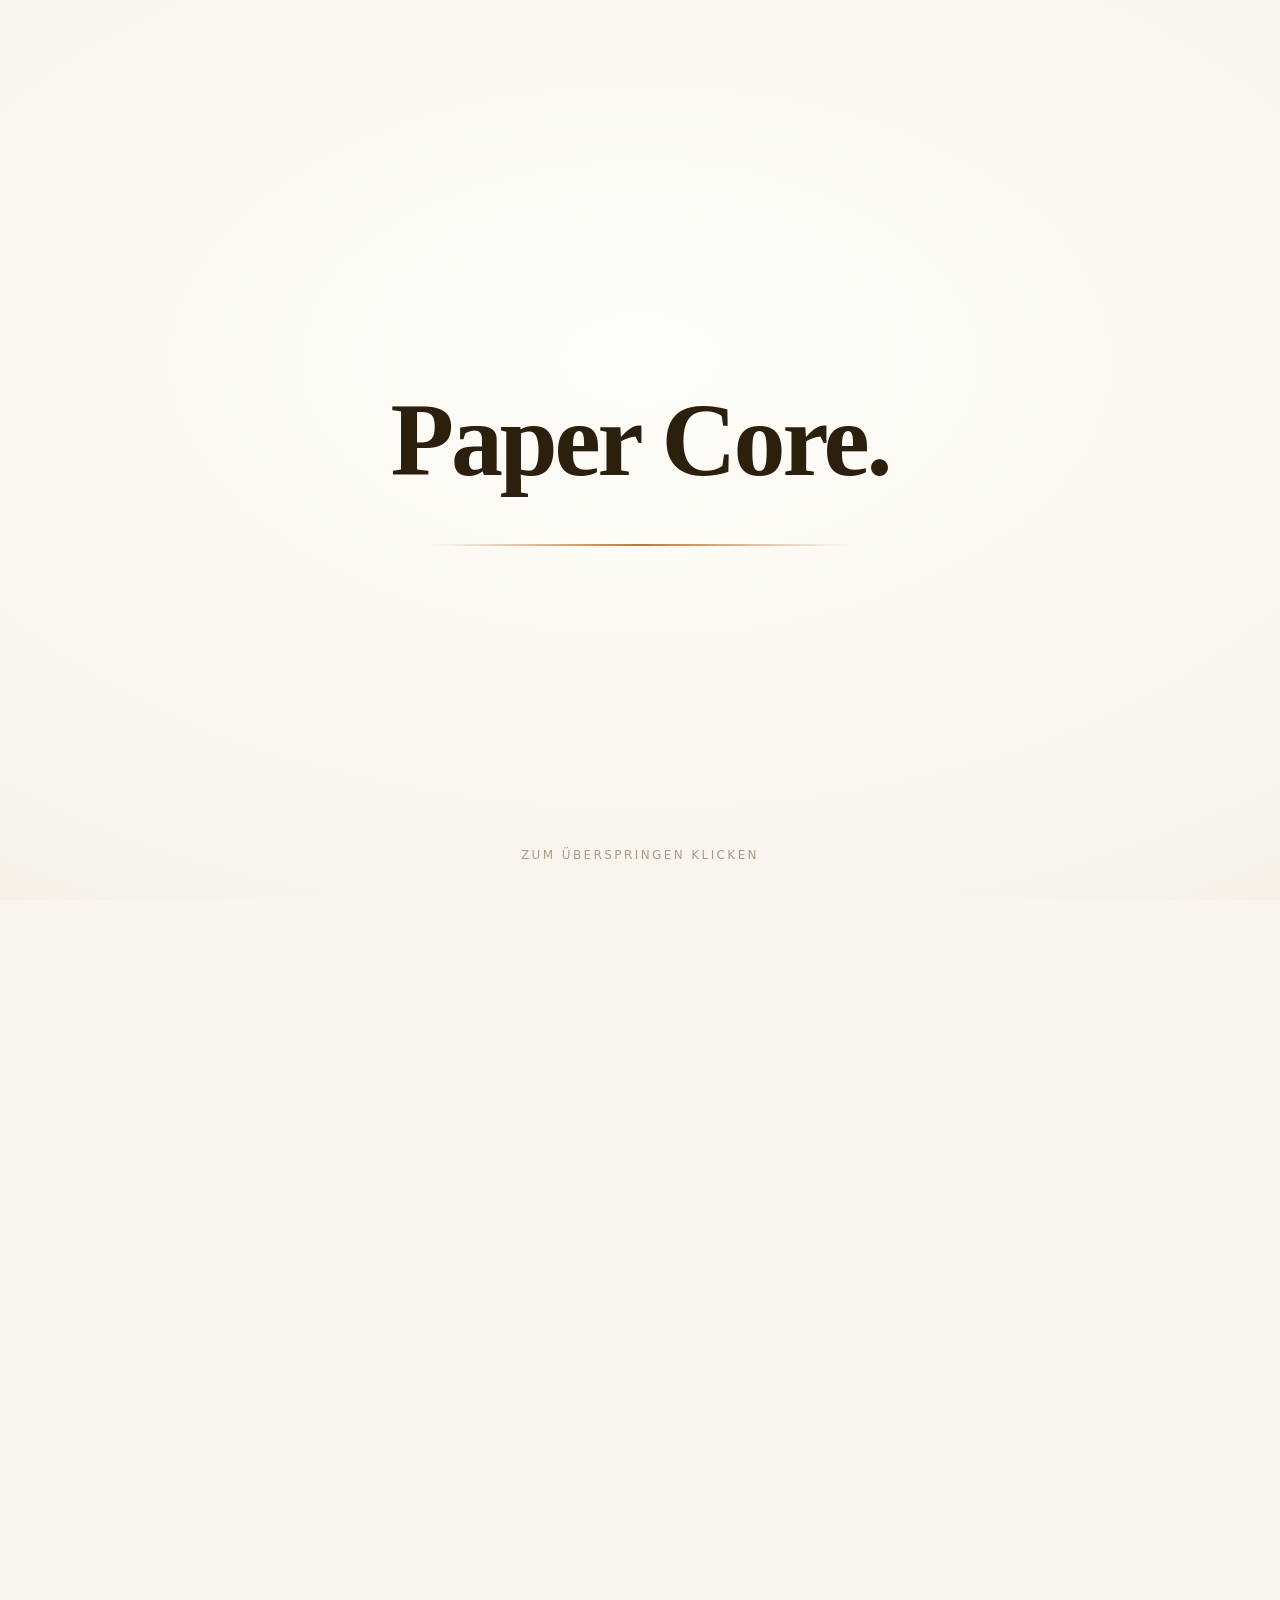
<file: brand/de/index.html>
<!DOCTYPE html>
<html lang="de">
<head>
  <meta charset="UTF-8" />
  <meta name="viewport" content="width=device-width, initial-scale=1.0" />
  <title>Paper Core — Eine neue Art, Paper zu verstehen.</title>
  <meta name="description" content="Paper Core extrahiert den Kern jedes Papers, bewahrt Struktur und Formeln und lässt Sie schneller verstehen. Local-first. Open Source." />
  <link rel="stylesheet" href="style.css" />
</head>
<body>

  <!-- ============ SPLASH ============ -->
  <div class="splash" id="splash">
    <div class="splash-inner">
      <span class="splash-word">Paper&nbsp;Core.</span>
      <span class="splash-rule"></span>
    </div>
    <span class="splash-skip">Zum Überspringen klicken</span>
  </div>

  <!-- ============ SCROLL PROGRESS ============ -->
  <div class="progress" id="progress" aria-hidden="true"><span id="progressBar"></span></div>

  <!-- ============ NAV ============ -->
  <header class="nav" id="nav">
    <a class="nav-brand" href="#top">
      <span class="nav-dot"></span>
      <span>Paper&nbsp;Core</span>
    </a>
    <nav class="nav-links">
      <a href="#problem">Problem</a>
      <a href="#how">Ablauf</a>
      <a href="#features">Funktionen</a>
      <a href="#demo">Demo</a>
      <a href="#faq">FAQ</a>
      <a class="nav-cta" href="https://github.com/drkiyira-dev/PaperCore" target="_blank" rel="noopener">GitHub</a>
      <details class="nav-lang">
        <summary aria-label="Sprache wechseln"><span class="nav-lang-globe" aria-hidden="true">🌐</span><span class="nav-lang-cur">Deutsch</span><span class="nav-lang-caret" aria-hidden="true"></span></summary>
        <div class="nav-lang-menu" role="menu">
          <a role="menuitem" href="/brand/en/">English</a>
          <a role="menuitem" href="/brand/ja/">日本語</a>
          <a role="menuitem" href="/brand/zh/">中文 · 墨析</a>
          <a role="menuitem" href="/brand/ko/">한국어</a>
          <a role="menuitem" href="/brand/de/" class="is-current" aria-current="true">Deutsch</a>
        </div>
      </details>
    </nav>
  </header>

  <!-- ============ 1 · HERO ============ -->
  <section class="hero" id="top">
    <canvas class="hero-canvas" id="heroCanvas" aria-hidden="true"></canvas>
    <div class="hero-glow glow-a" data-parallax="0.18" aria-hidden="true"></div>
    <div class="hero-glow glow-b" data-parallax="0.10" aria-hidden="true"></div>
    <div class="hero-glow glow-c" data-parallax="0.26" aria-hidden="true"></div>
    <div class="spotlight" id="spotlight" aria-hidden="true"></div>
    <div class="grain" aria-hidden="true"></div>

    <div class="hero-inner">
      <p class="eyebrow reveal" data-reveal>Local-first · Open Source</p>
      <h1 class="hero-title reveal" data-reveal>Paper&nbsp;Core.</h1>
      <p class="hero-sub reveal" data-reveal>Eine neue Art, Paper zu verstehen.</p>
      <div class="hero-actions reveal" data-reveal>
        <a class="btn btn-primary" href="http://127.0.0.1:5003" target="_blank" rel="noopener">Paper Core testen</a>
        <a class="btn btn-ghost" href="https://github.com/drkiyira-dev/PaperCore" target="_blank" rel="noopener">Auf GitHub ansehen</a>
      </div>
    </div>

    <a class="scroll-cue" href="#stats" aria-label="Nach unten scrollen">
      <span class="scroll-cue-line"></span>
    </a>
  </section>

  <!-- ============ 2 · STATS BAND ============ -->
  <section class="stats" id="stats">
    <div class="wrap stats-grid">
      <div class="stat reveal" data-reveal>
        <span class="stat-num" data-to="0.87" data-dec="2">0.00</span>
        <span class="stat-label">F1 · Kernextraktion</span>
      </div>
      <div class="stat reveal" data-reveal>
        <span class="stat-num" data-to="100" data-suf="%">0</span>
        <span class="stat-label">läuft lokal</span>
      </div>
      <div class="stat reveal" data-reveal>
        <span class="stat-num" data-to="28" data-suf="+">0</span>
        <span class="stat-label">Salienz-Regeln</span>
      </div>
      <div class="stat reveal" data-reveal>
        <span class="stat-num" data-to="3">0</span>
        <span class="stat-label">Bewertungsstufen</span>
      </div>
    </div>
  </section>

  <!-- ============ 3 · PROBLEM ============ -->
  <section class="problem" id="problem">
    <div class="wrap">
      <p class="eyebrow center reveal" data-reveal>Das Problem</p>
      <h2 class="big-statement reveal" data-reveal>
        Zu viele Seiten.<br /><span class="dim">Zu wenig Zeit.</span>
      </h2>
      <p class="lead center reveal" data-reveal>
        Die Forschung ist schnell. Das Lesen nicht. Jedes Paper vergräbt seinen
        Kern unter Seiten von Vorgeplänkel, Notation und Prosa — und die Formeln,
        die Sie wirklich brauchen, verlieren gewöhnliche Zusammenfassungen zuerst.
      </p>
    </div>
  </section>

  <!-- ============ 4 · HOW IT WORKS (scrollytelling) ============ -->
  <section class="how" id="how">
    <div class="how-track">
      <div class="how-sticky">
        <div class="how-head">
          <p class="eyebrow center">So funktioniert's</p>
          <h2 class="section-title">Vier Schritte. Ein Kern.</h2>
        </div>
        <div class="how-stage">
          <div class="how-visual" id="howVisual" data-active="0" aria-hidden="true">
            <div class="v-page v-p3"></div>
            <div class="v-page v-p2"></div>
            <div class="v-paper">
              <div class="v-beam"></div>
              <div class="v-phead">
                <span class="v-tag">Fachartikel · 14 S.</span>
                <span class="v-tl"></span>
                <span class="v-tl short"></span>
              </div>
              <span class="v-ln w92"></span>
              <span class="v-ln w70 key"></span>
              <span class="v-ln w96"></span>
              <div class="v-fig"><span>Abb. 2 — Ergebnisse</span></div>
              <span class="v-ln w88 key"></span>
              <span class="v-ln w78"></span>
              <div class="v-fx">softmax(QKᵀ ∕ √d<sub>k</sub>)&thinsp;V</div>
              <span class="v-ln w54 key"></span>
              <span class="v-ln w84"></span>
            </div>
            <div class="v-digest">
              <span class="vd-title">Kernzusammenfassung</span>
              <span class="vd-ln"></span><span class="vd-ln"></span><span class="vd-ln short"></span>
              <div class="vd-chips"><span></span><span></span><span></span></div>
            </div>
          </div>
          <div class="how-right">
            <ol class="how-steps" id="howSteps">
              <li class="how-step" data-step="0"><span class="how-num">01</span><div class="how-sb"><b>Alles lesen</b><span>Dutzende Seiten, dicht mit Vorgeplänkel und Notation.</span></div></li>
              <li class="how-step" data-step="1"><span class="how-num">02</span><div class="how-sb"><b>Scannen &amp; ausrichten</b><span>Paper Core liest das ganze Dokument, Struktur bleibt erhalten.</span></div></li>
              <li class="how-step" data-step="2"><span class="how-num">03</span><div class="how-sb"><b>Nach Salienz ordnen</b><span>Die wichtigen Aussagen, Methoden und Ergebnisse leuchten auf.</span></div></li>
              <li class="how-step" data-step="3"><span class="how-num">04</span><div class="how-sb"><b>Kern destillieren</b><span>Übrig bleibt eine Zusammenfassung, die Sie in Minuten lesen.</span></div></li>
              <span class="how-rail" aria-hidden="true"><span class="how-rail-fill" id="howRailFill"></span></span>
            </ol>
          </div>
        </div>
        <div class="how-hint" id="howHint" aria-hidden="true">
          <span class="how-hint-txt">Scrollen zum Fortfahren</span>
          <span class="how-hint-arrow"></span>
        </div>
      </div>
    </div>
  </section>

  <!-- ============ 5 · FEATURES ============ -->
  <section class="features" id="features">
    <div class="wrap">
      <p class="eyebrow center reveal" data-reveal>Was es leistet</p>
      <h2 class="section-title reveal" data-reveal>
        Den Kern extrahieren. Die Struktur bewahren. Schneller verstehen.
      </h2>

      <div class="cards">
        <article class="card tilt reveal" data-reveal>
          <div class="card-icon icon-core" aria-hidden="true">
            <span class="ring r1"></span><span class="ring r2"></span><span class="ring r3"></span>
            <span class="core-dot"></span>
          </div>
          <h3>Den&nbsp;Kern&nbsp;extrahieren</h3>
          <p>Salienz-basierte Extraktion bringt die wichtigen Aussagen, Methoden
             und Ergebnisse hervor — und lässt Floskeln leise weg.</p>
        </article>

        <article class="card tilt reveal" data-reveal>
          <div class="card-icon icon-formula" aria-hidden="true">
            <span class="fx">∑</span>
            <span class="shield"></span>
          </div>
          <h3>Die&nbsp;Struktur&nbsp;bewahren</h3>
          <p>Abschnitte, Gleichungen und Abbildungen behalten ihre Form. Formeln
             bleiben Formeln — nie zu kaputtem Text zerdrückt.</p>
        </article>

        <article class="card tilt reveal" data-reveal>
          <div class="card-icon icon-fast" aria-hidden="true">
            <span class="bar b1"></span><span class="bar b2"></span><span class="bar b3"></span>
          </div>
          <h3>Schneller&nbsp;verstehen</h3>
          <p>Eine strukturierte Zusammenfassung in Minuten, jede Zeile verankert
             an der genauen Stelle im Original.</p>
        </article>
      </div>
    </div>
  </section>

  <!-- ============ 6 · BENTO ============ -->
  <section class="bento-sec" id="bento">
    <div class="wrap">
      <p class="eyebrow center reveal" data-reveal>Alles auf einen Blick</p>
      <h2 class="section-title reveal" data-reveal>Gebaut um eine Idee: den Kern.</h2>

      <div class="bento">
        <div class="b-tile b-big tilt reveal" data-reveal>
          <span class="b-kicker">Local-first</span>
          <h3>Nichts verlässt<br />Ihren Rechner.</h3>
          <p>Extraktion, Ranking und Bewertung laufen alle auf Ihrem eigenen Gerät. Die Cloud ist nie erforderlich.</p>
          <div class="b-lockwrap" aria-hidden="true"><span class="b-lock">🔒</span></div>
        </div>
        <div class="b-tile tilt reveal" data-reveal>
          <span class="b-stat">0.87</span>
          <p>F1 bei der Kernsatz-Extraktion.</p>
        </div>
        <div class="b-tile tilt reveal" data-reveal>
          <span class="b-stat">28<i>+</i></span>
          <p>Handabgestimmte Salienz-Regeln, jede in klarer Sprache erklärt.</p>
        </div>
        <div class="b-tile b-wide tilt reveal" data-reveal>
          <div class="b-formula">A(Q,K,V)=softmax<span class="paren">(</span><span class="frac"><span class="num">QK<sup>T</sup></span><span class="den">√d<sub>k</sub></span></span><span class="paren">)</span>&thinsp;V</div>
          <p>Formeln bleiben Formeln — bewahrt, nicht zu kaputtem Text zerdrückt.</p>
        </div>
        <div class="b-tile tilt reveal" data-reveal>
          <span class="b-emoji" aria-hidden="true">Ä/A</span>
          <p>Zweisprachige Paper — Deutsch &amp; Englisch — sauber gelesen.</p>
        </div>
        <div class="b-tile tilt reveal" data-reveal>
          <span class="b-emoji" aria-hidden="true">⌁</span>
          <p>Gescannte PDFs per OCR direkt auf dem Gerät.</p>
        </div>
        <div class="b-tile b-wide tilt reveal" data-reveal>
          <span class="b-kicker">Open Source</span>
          <h3>MIT-Lizenz. Jede Zeile prüfbar.</h3>
          <p>Die ganze Pipeline ist auf GitHub — keine Blackbox.</p>
        </div>
      </div>
    </div>
  </section>

  <!-- ============ 7 · DEMO ============ -->
  <section class="demo" id="demo">
    <div class="wrap">
      <p class="eyebrow center reveal" data-reveal>In Aktion sehen</p>
      <h2 class="section-title reveal" data-reveal>Von 14 Seiten zum Wesentlichen.</h2>

      <div class="demo-stage reveal" data-reveal>
        <div class="paper" id="paperPane">
          <div class="scan-beam" id="scanBeam" aria-hidden="true"></div>
          <p class="paper-title">Aufmerksamkeitsgesteuerte spärliche<br />Transformer für die Langdokument-Suche</p>
          <p class="paper-auth">M. Hoffmann, L. Schäfer, T. Weber · 2025</p>
          <span class="ln w90"></span><span class="ln w98"></span><span class="ln w72"></span>
          <span class="ln w95"></span><span class="ln w60"></span>
          <div class="paper-fig"><span>Abb. 3 — Suchlatenz vs. Dokumentlänge</span></div>
          <span class="ln w88"></span><span class="ln w93"></span><span class="ln w50"></span>
          <div class="paper-formula">A(Q,K,V)=softmax(QKᵀ⁄√d<sub>k</sub>)·M&thinsp;V</div>
          <span class="ln w96"></span><span class="ln w70"></span><span class="ln w84"></span>
          <span class="ln w40"></span>
        </div>

        <div class="output" id="outputPane">
          <div class="out-head">
            <span class="out-status" id="outStatus">● Analyse läuft</span>
            <span class="demo-dots" id="demoDots" aria-hidden="true"><i></i><i></i><i></i></span>
            <span class="out-meta">Paper&nbsp;Core</span>
          </div>
          <h4 class="out-label">Kernzusammenfassung</h4>
          <p class="typed" id="typeTarget"></p>
          <h4 class="out-label delay-kw">Schlüsselwörter</h4>
          <div class="chips" id="kwChips"></div>
          <h4 class="out-label delay-fx">Bewahrte Formel</h4>
          <div class="out-formula" id="formulaOut">
            Attention(Q,K,V)=softmax<span class="paren">(</span>
            <span class="frac"><span class="num">QK<sup>T</sup></span><span class="den">√d<sub>k</sub></span></span>
            <span class="paren">)</span>&thinsp;M&thinsp;V
          </div>
        </div>
      </div>
    </div>
  </section>

  <!-- ============ 8 · BEFORE / AFTER ============ -->
  <section class="ba" id="ba">
    <div class="wrap">
      <p class="eyebrow center reveal" data-reveal>Vorher &amp; nachher</p>
      <h2 class="section-title reveal" data-reveal>Ziehen Sie, um den Unterschied zu sehen.</h2>

      <div class="ba-stage reveal" id="baStage" data-reveal>
        <div class="ba-pane ba-before">
          <span class="ba-badge ba-badge-r">Original · 14 Seiten</span>
          <div class="ba-dense">
            <span class="ln w92"></span><span class="ln w98"></span><span class="ln w85"></span><span class="ln w95"></span>
            <span class="ln w70"></span><span class="ln w90"></span><span class="ln w99"></span><span class="ln w60"></span>
            <span class="ln w88"></span><span class="ln w94"></span><span class="ln w76"></span><span class="ln w91"></span>
            <span class="ln w97"></span><span class="ln w65"></span><span class="ln w89"></span><span class="ln w50"></span>
            <span class="ln w93"></span><span class="ln w84"></span><span class="ln w96"></span><span class="ln w72"></span>
          </div>
        </div>
        <div class="ba-pane ba-after" id="baAfter">
          <span class="ba-badge">Paper&nbsp;Core</span>
          <div class="ba-digest">
            <h4>Kernzusammenfassung</h4>
            <p>Ein spärlicher Aufmerksamkeitsmechanismus skaliert die Langdokument-Suche
               auf O(n&nbsp;log&nbsp;n) und senkt die Latenz um das 4,1-Fache bei nahezu dichter Trefferquote.</p>
            <div class="ba-chips"><span>spärliche Aufmerksamkeit</span><span>O(n log n)</span><span>4,1× schneller</span></div>
            <div class="ba-fx">softmax<span class="paren">(</span><span class="frac"><span class="num">QK<sup>T</sup></span><span class="den">√d<sub>k</sub></span></span><span class="paren">)</span>&thinsp;V</div>
          </div>
        </div>
        <div class="ba-divider" id="baDivider"><span class="ba-knob" aria-hidden="true">⇄</span></div>
      </div>
    </div>
  </section>

  <!-- ============ 9 · PIPELINE ============ -->
  <section class="pipe" id="pipe">
    <div class="wrap">
      <p class="eyebrow center reveal" data-reveal>Unter der Haube</p>
      <h2 class="section-title reveal" data-reveal>Eine lokale Pipeline, von Anfang bis Ende.</h2>

      <div class="pipe-flow" id="pipeFlow">
        <div class="pnode">
          <span class="pn-ic"><svg viewBox="0 0 24 24" fill="none" stroke="currentColor" stroke-width="1.8" stroke-linecap="round" stroke-linejoin="round"><path d="M14 3H7a2 2 0 0 0-2 2v14a2 2 0 0 0 2 2h10a2 2 0 0 0 2-2V8z"/><path d="M14 3v5h5"/><path d="M8.5 13h7M8.5 16.5h4.5"/></svg></span>
          <b>PDF</b><span>Jedes Paper</span>
        </div>
        <span class="plink"></span>
        <div class="pnode">
          <span class="pn-ic"><svg viewBox="0 0 24 24" fill="none" stroke="currentColor" stroke-width="1.8" stroke-linecap="round" stroke-linejoin="round"><path d="M12 3.5v9.5"/><path d="M8 9.5l4 4 4-4"/><path d="M5 19h14"/></svg></span>
          <b>Extrahieren</b><span>Text · Tabellen · Abb.</span>
        </div>
        <span class="plink"></span>
        <div class="pnode">
          <span class="pn-ic"><svg viewBox="0 0 24 24" fill="none" stroke="currentColor" stroke-width="1.8" stroke-linecap="round" stroke-linejoin="round"><circle cx="12" cy="12" r="8"/><circle cx="12" cy="12" r="3.6"/><circle cx="12" cy="12" r="1.1" fill="currentColor" stroke="none"/></svg></span>
          <b>Salienz</b><span>Das Wichtige ordnen</span>
        </div>
        <span class="plink"></span>
        <div class="pnode">
          <span class="pn-ic"><svg viewBox="0 0 24 24" fill="none" stroke="currentColor" stroke-width="1.8" stroke-linecap="round" stroke-linejoin="round"><path d="M9 6h11M9 12h11M9 18h11"/><circle cx="4.5" cy="6" r="1.3" fill="currentColor" stroke="none"/><circle cx="4.5" cy="12" r="1.3" fill="currentColor" stroke="none"/><circle cx="4.5" cy="18" r="1.3" fill="currentColor" stroke="none"/></svg></span>
          <b>Struktur</b><span>Formeln &amp; Abschnitte erhalten</span>
        </div>
        <span class="plink"></span>
        <div class="pnode">
          <span class="pn-ic"><svg viewBox="0 0 24 24" fill="none" stroke="currentColor" stroke-width="1.8" stroke-linecap="round" stroke-linejoin="round"><circle cx="12" cy="12" r="8.5"/><path d="M8.5 12.5l2.5 2.5 4.5-5.5"/></svg></span>
          <b>Kurzfassung</b><span>In Minuten gelesen</span>
        </div>
      </div>
    </div>
  </section>

  <!-- ============ 10 · PRIVACY ============ -->
  <section class="priv" id="priv">
    <div class="wrap priv-grid">
      <div class="priv-visual reveal" data-reveal aria-hidden="true">
        <div class="device">
          <div class="device-screen"><span class="device-lock">🔒</span></div>
          <div class="device-base"></div>
        </div>
        <div class="cloud-no">
          <span class="cloud">☁</span>
          <span class="cloud-slash"></span>
        </div>
        <span class="dot-line d1"></span><span class="dot-line d2"></span>
      </div>
      <div class="priv-copy">
        <p class="eyebrow reveal" data-reveal>Local-first</p>
        <h2 class="section-title left reveal" data-reveal>Ihre Paper verlassen nie Ihr Gerät.</h2>
        <ul class="priv-list">
          <li class="reveal" data-reveal>Keine Uploads, keine Konten, kein Tracking</li>
          <li class="reveal" data-reveal>Läuft komplett offline — sogar im Flugzeug</li>
          <li class="reveal" data-reveal>Optionales lokales LLM; die Cloud ist nie erforderlich</li>
          <li class="reveal" data-reveal>Open Source — prüfen Sie jede Zeile selbst</li>
        </ul>
      </div>
    </div>
  </section>

  <!-- ============ 11 · MARQUEE ============ -->
  <div class="marquee" aria-hidden="true">
    <div class="marquee-track">
      <span>PDF</span><span>·</span><span>Gescannte Seiten</span><span>·</span><span>Deutsch / Englisch</span><span>·</span>
      <span>Formeln</span><span>·</span><span>Lange Dokumente</span><span>·</span><span>Tabellen</span><span>·</span>
      <span>Abbildungen</span><span>·</span><span>LaTeX</span><span>·</span>
      <span>PDF</span><span>·</span><span>Gescannte Seiten</span><span>·</span><span>Deutsch / Englisch</span><span>·</span>
      <span>Formeln</span><span>·</span><span>Lange Dokumente</span><span>·</span><span>Tabellen</span><span>·</span>
      <span>Abbildungen</span><span>·</span><span>LaTeX</span><span>·</span>
    </div>
  </div>

  <!-- ============ 12 · FAQ ============ -->
  <section class="faq" id="faq">
    <div class="wrap faq-wrap">
      <p class="eyebrow center reveal" data-reveal>Fragen</p>
      <h2 class="section-title reveal" data-reveal>Gute Fragen, klare Antworten.</h2>

      <div class="faq-list reveal" data-reveal>
        <details class="faq-item">
          <summary>Ist das nur ein ChatGPT-Wrapper?<span class="faq-ic" aria-hidden="true"></span></summary>
          <div class="faq-a"><p>Nein. Das Salienz-Ranking und die Regel-Engine laufen lokal und erledigen die Kernarbeit. Ein großes Sprachmodell ist optional und standardmäßig aus — Paper Core funktioniert auch ohne es vollständig.</p></div>
        </details>
        <details class="faq-item">
          <summary>Wie wird meine Privatsphäre geschützt?<span class="faq-ic" aria-hidden="true"></span></summary>
          <div class="faq-a"><p>Alles läuft auf Ihrem eigenen Rechner. Nichts wird hochgeladen, es gibt keine Konten, und es funktioniert komplett offline. Sie können den Quellcode selbst prüfen.</p></div>
        </details>
        <details class="faq-item">
          <summary>Welche Paper kann es lesen?<span class="faq-ic" aria-hidden="true"></span></summary>
          <div class="faq-a"><p>Native und gescannte PDFs (per OCR auf dem Gerät), zweisprachige Dokumente (Deutsch / Englisch), lange Paper sowie Inhalte mit Formeln, Tabellen und Abbildungen.</p></div>
        </details>
        <details class="faq-item">
          <summary>Ist es kostenlos und Open Source?<span class="faq-ic" aria-hidden="true"></span></summary>
          <div class="faq-a"><p>Ja. Paper Core steht unter MIT-Lizenz und die ganze Pipeline ist auf GitHub — nichts ist hinter einem Dienst versteckt.</p></div>
        </details>
        <details class="faq-item">
          <summary>Ersetzt es das Lesen des Papers?<span class="faq-ic" aria-hidden="true"></span></summary>
          <div class="faq-a"><p>Nein — es bringt den Kern hervor und verankert jede Zeile zurück an der Originalstelle, damit Sie Ihre Lesezeit auf das Wesentliche verwenden.</p></div>
        </details>
      </div>
    </div>
  </section>

  <!-- ============ 13 · CLOSING ============ -->
  <section class="closing" id="closing">
    <div class="hero-glow glow-d" data-parallax="0.2" aria-hidden="true"></div>
    <div class="wrap center">
      <h2 class="closing-title reveal" data-reveal>Paper&nbsp;Core.</h2>
      <p class="closing-sub reveal" data-reveal>Weniger lesen. Mehr verstehen.</p>
      <div class="hero-actions center reveal" data-reveal>
        <a class="btn btn-primary" href="http://127.0.0.1:5003" target="_blank" rel="noopener">Paper Core testen</a>
        <a class="btn btn-ghost" href="https://github.com/drkiyira-dev/PaperCore" target="_blank" rel="noopener">Auf GitHub ansehen</a>
      </div>
    </div>
  </section>

  <footer class="foot">
    <span>Paper Core</span>
    <span class="foot-mid">Local-first · Open Source · MIT</span>
    <a href="https://github.com/drkiyira-dev/PaperCore" target="_blank" rel="noopener">github.com/drkiyira-dev/PaperCore</a>
    <a class="foot-region" href="/brand/regions/" style="color:inherit;text-decoration:none;opacity:.72">🌐 Deutsch ▾</a>
  </footer>

  <script src="script.js"></script>
</body>
</html>
</file>
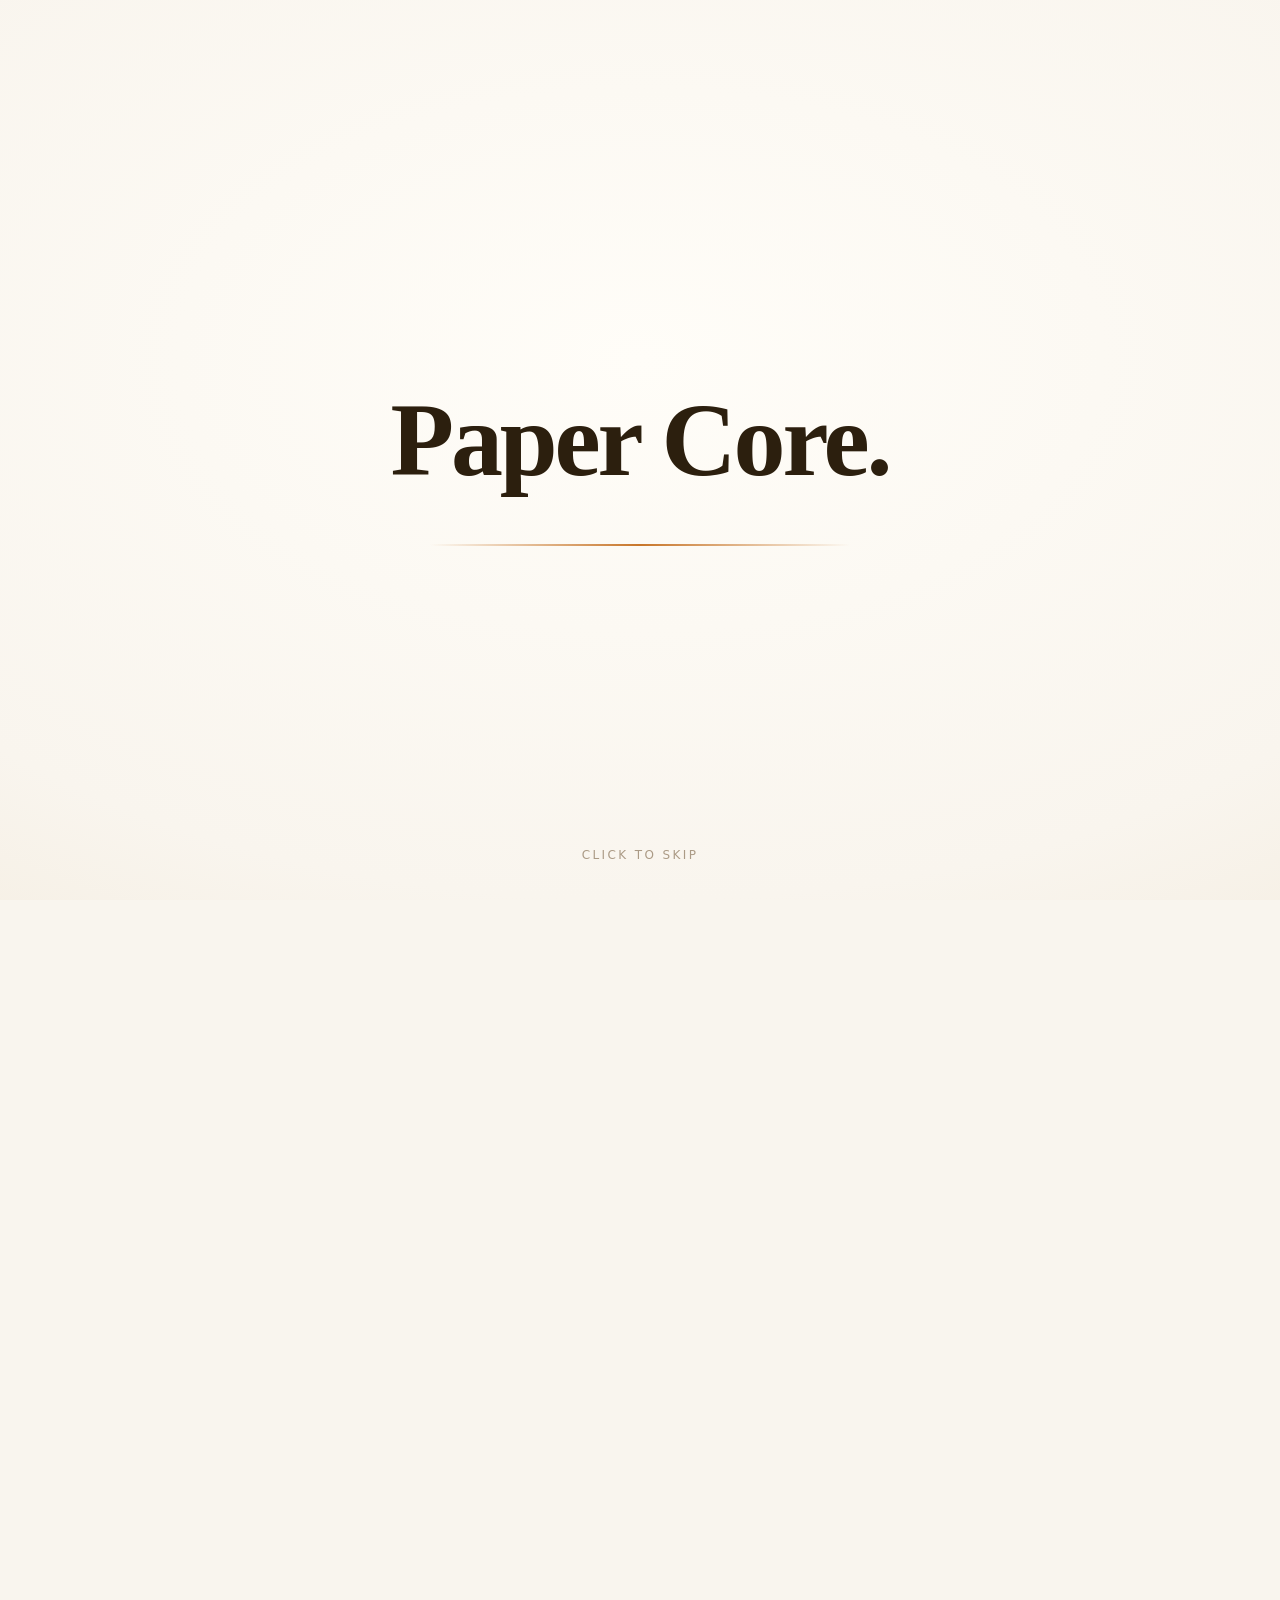
<file: brand/en/index.html>
<!DOCTYPE html>
<html lang="en">
<head>
  <meta charset="UTF-8" />
  <meta name="viewport" content="width=device-width, initial-scale=1.0" />
  <title>Paper Core — A new way to understand papers.</title>
  <meta name="description" content="Paper Core extracts the core of any paper, preserves its structure and formulas, and lets you understand it faster. Local-first. Open source." />
  <link rel="stylesheet" href="style.css" />
</head>
<body>

  <!-- ============ SPLASH ============ -->
  <div class="splash" id="splash">
    <div class="splash-inner">
      <span class="splash-word">Paper&nbsp;Core.</span>
      <span class="splash-rule"></span>
    </div>
    <span class="splash-skip">Click to skip</span>
  </div>

  <!-- ============ SCROLL PROGRESS ============ -->
  <div class="progress" id="progress" aria-hidden="true"><span id="progressBar"></span></div>

  <!-- ============ NAV ============ -->
  <header class="nav" id="nav">
    <a class="nav-brand" href="#top">
      <span class="nav-dot"></span>
      <span>Paper&nbsp;Core</span>
    </a>
    <nav class="nav-links">
      <a href="#problem">Problem</a>
      <a href="#how">How</a>
      <a href="#features">Features</a>
      <a href="#demo">Demo</a>
      <a href="#faq">FAQ</a>
      <a class="nav-cta" href="https://github.com/drkiyira-dev/PaperCore" target="_blank" rel="noopener">GitHub</a>
      <details class="nav-lang">
        <summary aria-label="Language"><span class="nav-lang-globe" aria-hidden="true">🌐</span><span class="nav-lang-cur">EN</span><span class="nav-lang-caret" aria-hidden="true"></span></summary>
        <div class="nav-lang-menu" role="menu">
          <a role="menuitem" href="/brand/en/" class="is-current" aria-current="true">English</a>
          <a role="menuitem" href="/brand/ja/">日本語</a>
          <a role="menuitem" href="/brand/zh/">中文 · 墨析</a>
          <a role="menuitem" href="/brand/ko/">한국어</a>
          <a role="menuitem" href="/brand/de/">Deutsch</a>
        </div>
      </details>
    </nav>
  </header>

  <!-- ============ 1 · HERO ============ -->
  <section class="hero" id="top">
    <canvas class="hero-canvas" id="heroCanvas" aria-hidden="true"></canvas>
    <div class="hero-glow glow-a" data-parallax="0.18" aria-hidden="true"></div>
    <div class="hero-glow glow-b" data-parallax="0.10" aria-hidden="true"></div>
    <div class="hero-glow glow-c" data-parallax="0.26" aria-hidden="true"></div>
    <div class="spotlight" id="spotlight" aria-hidden="true"></div>
    <div class="grain" aria-hidden="true"></div>

    <div class="hero-inner">
      <p class="eyebrow reveal" data-reveal>Local-first · Open source</p>
      <h1 class="hero-title reveal" data-reveal>Paper&nbsp;Core.</h1>
      <p class="hero-sub reveal" data-reveal>A new way to understand papers.</p>
      <div class="hero-actions reveal" data-reveal>
        <a class="btn btn-primary" href="http://127.0.0.1:5003" target="_blank" rel="noopener">Try Paper Core</a>
        <a class="btn btn-ghost" href="https://github.com/drkiyira-dev/PaperCore" target="_blank" rel="noopener">View on GitHub</a>
      </div>
    </div>

    <a class="scroll-cue" href="#stats" aria-label="Scroll down">
      <span class="scroll-cue-line"></span>
    </a>
  </section>

  <!-- ============ 2 · STATS BAND ============ -->
  <section class="stats" id="stats">
    <div class="wrap stats-grid">
      <div class="stat reveal" data-reveal>
        <span class="stat-num" data-to="0.87" data-dec="2">0.00</span>
        <span class="stat-label">F1 · core extraction</span>
      </div>
      <div class="stat reveal" data-reveal>
        <span class="stat-num" data-to="100" data-suf="%">0</span>
        <span class="stat-label">runs on-device</span>
      </div>
      <div class="stat reveal" data-reveal>
        <span class="stat-num" data-to="28" data-suf="+">0</span>
        <span class="stat-label">salience rules</span>
      </div>
      <div class="stat reveal" data-reveal>
        <span class="stat-num" data-to="3">0</span>
        <span class="stat-label">scoring tiers</span>
      </div>
    </div>
  </section>

  <!-- ============ 3 · PROBLEM ============ -->
  <section class="problem" id="problem">
    <div class="wrap">
      <p class="eyebrow center reveal" data-reveal>The problem</p>
      <h2 class="big-statement reveal" data-reveal>
        Too many pages.<br /><span class="dim">Too little time.</span>
      </h2>
      <p class="lead center reveal" data-reveal>
        Research moves fast. Reading doesn't. Every paper buries its core under
        pages of setup, notation and prose — and the formulas you actually need
        are the first thing ordinary summaries lose.
      </p>
    </div>
  </section>

  <!-- ============ 4 · HOW IT WORKS (scrollytelling) ============ -->
  <section class="how" id="how">
    <div class="how-track">
      <div class="how-sticky">
        <div class="how-head">
          <p class="eyebrow center">How it works</p>
          <h2 class="section-title">Four steps. One core.</h2>
        </div>
        <div class="how-stage">
          <div class="how-visual" id="howVisual" data-active="0" aria-hidden="true">
            <div class="v-page v-p3"></div>
            <div class="v-page v-p2"></div>
            <div class="v-paper">
              <div class="v-beam"></div>
              <div class="v-phead">
                <span class="v-tag">Research paper · 14 pp.</span>
                <span class="v-tl"></span>
                <span class="v-tl short"></span>
              </div>
              <span class="v-ln w92"></span>
              <span class="v-ln w70 key"></span>
              <span class="v-ln w96"></span>
              <div class="v-fig"><span>Fig. 2 — results</span></div>
              <span class="v-ln w88 key"></span>
              <span class="v-ln w78"></span>
              <div class="v-fx">softmax(QKᵀ ∕ √d<sub>k</sub>)&thinsp;V</div>
              <span class="v-ln w54 key"></span>
              <span class="v-ln w84"></span>
            </div>
            <div class="v-digest">
              <span class="vd-title">Core summary</span>
              <span class="vd-ln"></span><span class="vd-ln"></span><span class="vd-ln short"></span>
              <div class="vd-chips"><span></span><span></span><span></span></div>
            </div>
          </div>
          <div class="how-right">
            <ol class="how-steps" id="howSteps">
              <li class="how-step" data-step="0"><span class="how-num">01</span><div class="how-sb"><b>Read everything</b><span>Dozens of pages, dense with setup and notation.</span></div></li>
              <li class="how-step" data-step="1"><span class="how-num">02</span><div class="how-sb"><b>Scan &amp; align</b><span>Paper Core reads the whole document, structure intact.</span></div></li>
              <li class="how-step" data-step="2"><span class="how-num">03</span><div class="how-sb"><b>Rank by salience</b><span>The claims, methods and results that matter light up.</span></div></li>
              <li class="how-step" data-step="3"><span class="how-num">04</span><div class="how-sb"><b>Distill the core</b><span>What's left is a digest you read in minutes.</span></div></li>
              <span class="how-rail" aria-hidden="true"><span class="how-rail-fill" id="howRailFill"></span></span>
            </ol>
          </div>
        </div>
        <div class="how-hint" id="howHint" aria-hidden="true">
          <span class="how-hint-txt">Scroll to advance</span>
          <span class="how-hint-arrow"></span>
        </div>
      </div>
    </div>
  </section>

  <!-- ============ 5 · FEATURES ============ -->
  <section class="features" id="features">
    <div class="wrap">
      <p class="eyebrow center reveal" data-reveal>What it does</p>
      <h2 class="section-title reveal" data-reveal>
        Extract the core. Preserve the structure. Understand faster.
      </h2>

      <div class="cards">
        <article class="card tilt reveal" data-reveal>
          <div class="card-icon icon-core" aria-hidden="true">
            <span class="ring r1"></span><span class="ring r2"></span><span class="ring r3"></span>
            <span class="core-dot"></span>
          </div>
          <h3>Extract&nbsp;the&nbsp;core</h3>
          <p>Salience-ranked extraction surfaces the claims, methods and results
             that matter — and quietly drops the boilerplate.</p>
        </article>

        <article class="card tilt reveal" data-reveal>
          <div class="card-icon icon-formula" aria-hidden="true">
            <span class="fx">∑</span>
            <span class="shield"></span>
          </div>
          <h3>Preserve&nbsp;the&nbsp;structure</h3>
          <p>Sections, equations and figures keep their shape. Formulas stay
             formulas — never flattened into broken text.</p>
        </article>

        <article class="card tilt reveal" data-reveal>
          <div class="card-icon icon-fast" aria-hidden="true">
            <span class="bar b1"></span><span class="bar b2"></span><span class="bar b3"></span>
          </div>
          <h3>Understand&nbsp;faster</h3>
          <p>A structured digest you read in minutes, every line anchored back
             to the exact passage in the original.</p>
        </article>
      </div>
    </div>
  </section>

  <!-- ============ 6 · BENTO ============ -->
  <section class="bento-sec" id="bento">
    <div class="wrap">
      <p class="eyebrow center reveal" data-reveal>Everything, at a glance</p>
      <h2 class="section-title reveal" data-reveal>Built around one idea: the core.</h2>

      <div class="bento">
        <div class="b-tile b-big tilt reveal" data-reveal>
          <span class="b-kicker">Local-first</span>
          <h3>Nothing leaves<br />your machine.</h3>
          <p>Extraction, ranking and scoring all run on your own device. The cloud is never required.</p>
          <div class="b-lockwrap" aria-hidden="true"><span class="b-lock">🔒</span></div>
        </div>
        <div class="b-tile tilt reveal" data-reveal>
          <span class="b-stat">0.87</span>
          <p>F1 on core-sentence extraction.</p>
        </div>
        <div class="b-tile tilt reveal" data-reveal>
          <span class="b-stat">28<i>+</i></span>
          <p>Hand-tuned salience rules, each explained in plain language.</p>
        </div>
        <div class="b-tile b-wide tilt reveal" data-reveal>
          <div class="b-formula">A(Q,K,V)=softmax<span class="paren">(</span><span class="frac"><span class="num">QK<sup>T</sup></span><span class="den">√d<sub>k</sub></span></span><span class="paren">)</span>&thinsp;V</div>
          <p>Formulas stay formulas — preserved, not flattened into broken text.</p>
        </div>
        <div class="b-tile tilt reveal" data-reveal>
          <span class="b-emoji" aria-hidden="true">あ/文</span>
          <p>Bilingual papers — English &amp; 中文 — read cleanly.</p>
        </div>
        <div class="b-tile tilt reveal" data-reveal>
          <span class="b-emoji" aria-hidden="true">⌁</span>
          <p>Scanned PDFs handled with on-device OCR.</p>
        </div>
        <div class="b-tile b-wide tilt reveal" data-reveal>
          <span class="b-kicker">Open source</span>
          <h3>MIT-licensed. Audit every line.</h3>
          <p>The whole pipeline is on GitHub — no black box.</p>
        </div>
      </div>
    </div>
  </section>

  <!-- ============ 7 · DEMO ============ -->
  <section class="demo" id="demo">
    <div class="wrap">
      <p class="eyebrow center reveal" data-reveal>See it work</p>
      <h2 class="section-title reveal" data-reveal>From 14 pages to the part that matters.</h2>

      <div class="demo-stage reveal" data-reveal>
        <div class="paper" id="paperPane">
          <div class="scan-beam" id="scanBeam" aria-hidden="true"></div>
          <p class="paper-title">Attention-Guided Sparse Transformers<br />for Long-Document Retrieval</p>
          <p class="paper-auth">J. Rivera, A. Köhler, M. Tan · 2025</p>
          <span class="ln w90"></span><span class="ln w98"></span><span class="ln w72"></span>
          <span class="ln w95"></span><span class="ln w60"></span>
          <div class="paper-fig"><span>Fig. 3 — Retrieval latency vs. document length</span></div>
          <span class="ln w88"></span><span class="ln w93"></span><span class="ln w50"></span>
          <div class="paper-formula">A(Q,K,V)=softmax(QKᵀ⁄√d<sub>k</sub>)·M&thinsp;V</div>
          <span class="ln w96"></span><span class="ln w70"></span><span class="ln w84"></span>
          <span class="ln w40"></span>
        </div>

        <div class="output" id="outputPane">
          <div class="out-head">
            <span class="out-status" id="outStatus">● analysing</span>
            <span class="demo-dots" id="demoDots" aria-hidden="true"><i></i><i></i><i></i></span>
            <span class="out-meta">Paper&nbsp;Core</span>
          </div>
          <h4 class="out-label">Core summary</h4>
          <p class="typed" id="typeTarget"></p>
          <h4 class="out-label delay-kw">Keywords</h4>
          <div class="chips" id="kwChips"></div>
          <h4 class="out-label delay-fx">Preserved formula</h4>
          <div class="out-formula" id="formulaOut">
            Attention(Q,K,V)=softmax<span class="paren">(</span>
            <span class="frac"><span class="num">QK<sup>T</sup></span><span class="den">√d<sub>k</sub></span></span>
            <span class="paren">)</span>&thinsp;M&thinsp;V
          </div>
        </div>
      </div>
    </div>
  </section>

  <!-- ============ 8 · BEFORE / AFTER ============ -->
  <section class="ba" id="ba">
    <div class="wrap">
      <p class="eyebrow center reveal" data-reveal>Before &amp; after</p>
      <h2 class="section-title reveal" data-reveal>Drag to see the difference.</h2>

      <div class="ba-stage reveal" id="baStage" data-reveal>
        <div class="ba-pane ba-before">
          <span class="ba-badge ba-badge-r">Original · 14 pages</span>
          <div class="ba-dense">
            <span class="ln w92"></span><span class="ln w98"></span><span class="ln w85"></span><span class="ln w95"></span>
            <span class="ln w70"></span><span class="ln w90"></span><span class="ln w99"></span><span class="ln w60"></span>
            <span class="ln w88"></span><span class="ln w94"></span><span class="ln w76"></span><span class="ln w91"></span>
            <span class="ln w97"></span><span class="ln w65"></span><span class="ln w89"></span><span class="ln w50"></span>
            <span class="ln w93"></span><span class="ln w84"></span><span class="ln w96"></span><span class="ln w72"></span>
          </div>
        </div>
        <div class="ba-pane ba-after" id="baAfter">
          <span class="ba-badge">Paper&nbsp;Core</span>
          <div class="ba-digest">
            <h4>Core summary</h4>
            <p>A sparse attention mechanism scales long-document retrieval to
               O(n&nbsp;log&nbsp;n), cutting latency 4.1× with near-dense recall.</p>
            <div class="ba-chips"><span>sparse attention</span><span>O(n log n)</span><span>4.1× faster</span></div>
            <div class="ba-fx">softmax<span class="paren">(</span><span class="frac"><span class="num">QK<sup>T</sup></span><span class="den">√d<sub>k</sub></span></span><span class="paren">)</span>&thinsp;V</div>
          </div>
        </div>
        <div class="ba-divider" id="baDivider"><span class="ba-knob" aria-hidden="true">⇄</span></div>
      </div>
    </div>
  </section>

  <!-- ============ 9 · PIPELINE ============ -->
  <section class="pipe" id="pipe">
    <div class="wrap">
      <p class="eyebrow center reveal" data-reveal>Under the hood</p>
      <h2 class="section-title reveal" data-reveal>A local pipeline, end to end.</h2>

      <div class="pipe-flow" id="pipeFlow">
        <div class="pnode">
          <span class="pn-ic"><svg viewBox="0 0 24 24" fill="none" stroke="currentColor" stroke-width="1.8" stroke-linecap="round" stroke-linejoin="round"><path d="M14 3H7a2 2 0 0 0-2 2v14a2 2 0 0 0 2 2h10a2 2 0 0 0 2-2V8z"/><path d="M14 3v5h5"/><path d="M8.5 13h7M8.5 16.5h4.5"/></svg></span>
          <b>PDF</b><span>Any paper</span>
        </div>
        <span class="plink"></span>
        <div class="pnode">
          <span class="pn-ic"><svg viewBox="0 0 24 24" fill="none" stroke="currentColor" stroke-width="1.8" stroke-linecap="round" stroke-linejoin="round"><path d="M12 3.5v9.5"/><path d="M8 9.5l4 4 4-4"/><path d="M5 19h14"/></svg></span>
          <b>Extract</b><span>Text · tables · figures</span>
        </div>
        <span class="plink"></span>
        <div class="pnode">
          <span class="pn-ic"><svg viewBox="0 0 24 24" fill="none" stroke="currentColor" stroke-width="1.8" stroke-linecap="round" stroke-linejoin="round"><circle cx="12" cy="12" r="8"/><circle cx="12" cy="12" r="3.6"/><circle cx="12" cy="12" r="1.1" fill="currentColor" stroke="none"/></svg></span>
          <b>Salience</b><span>Rank what matters</span>
        </div>
        <span class="plink"></span>
        <div class="pnode">
          <span class="pn-ic"><svg viewBox="0 0 24 24" fill="none" stroke="currentColor" stroke-width="1.8" stroke-linecap="round" stroke-linejoin="round"><path d="M9 6h11M9 12h11M9 18h11"/><circle cx="4.5" cy="6" r="1.3" fill="currentColor" stroke="none"/><circle cx="4.5" cy="12" r="1.3" fill="currentColor" stroke="none"/><circle cx="4.5" cy="18" r="1.3" fill="currentColor" stroke="none"/></svg></span>
          <b>Structure</b><span>Keep formulas &amp; sections</span>
        </div>
        <span class="plink"></span>
        <div class="pnode">
          <span class="pn-ic"><svg viewBox="0 0 24 24" fill="none" stroke="currentColor" stroke-width="1.8" stroke-linecap="round" stroke-linejoin="round"><circle cx="12" cy="12" r="8.5"/><path d="M8.5 12.5l2.5 2.5 4.5-5.5"/></svg></span>
          <b>Digest</b><span>Read in minutes</span>
        </div>
      </div>
    </div>
  </section>

  <!-- ============ 10 · PRIVACY ============ -->
  <section class="priv" id="priv">
    <div class="wrap priv-grid">
      <div class="priv-visual reveal" data-reveal aria-hidden="true">
        <div class="device">
          <div class="device-screen"><span class="device-lock">🔒</span></div>
          <div class="device-base"></div>
        </div>
        <div class="cloud-no">
          <span class="cloud">☁</span>
          <span class="cloud-slash"></span>
        </div>
        <span class="dot-line d1"></span><span class="dot-line d2"></span>
      </div>
      <div class="priv-copy">
        <p class="eyebrow reveal" data-reveal>Local-first</p>
        <h2 class="section-title left reveal" data-reveal>Your papers never leave your device.</h2>
        <ul class="priv-list">
          <li class="reveal" data-reveal>No uploads, no accounts, no tracking</li>
          <li class="reveal" data-reveal>Runs fully offline — even on a plane</li>
          <li class="reveal" data-reveal>Optional local LLM; the cloud is never required</li>
          <li class="reveal" data-reveal>Open source — audit every line yourself</li>
        </ul>
      </div>
    </div>
  </section>

  <!-- ============ 11 · MARQUEE ============ -->
  <div class="marquee" aria-hidden="true">
    <div class="marquee-track">
      <span>PDF</span><span>·</span><span>Scanned pages</span><span>·</span><span>Bilingual EN / 中文</span><span>·</span>
      <span>Formulas</span><span>·</span><span>Long documents</span><span>·</span><span>Tables</span><span>·</span>
      <span>Figures</span><span>·</span><span>LaTeX</span><span>·</span>
      <span>PDF</span><span>·</span><span>Scanned pages</span><span>·</span><span>Bilingual EN / 中文</span><span>·</span>
      <span>Formulas</span><span>·</span><span>Long documents</span><span>·</span><span>Tables</span><span>·</span>
      <span>Figures</span><span>·</span><span>LaTeX</span><span>·</span>
    </div>
  </div>

  <!-- ============ 12 · FAQ ============ -->
  <section class="faq" id="faq">
    <div class="wrap faq-wrap">
      <p class="eyebrow center reveal" data-reveal>Questions</p>
      <h2 class="section-title reveal" data-reveal>Good questions, straight answers.</h2>

      <div class="faq-list reveal" data-reveal>
        <details class="faq-item">
          <summary>Is this just a ChatGPT wrapper?<span class="faq-ic" aria-hidden="true"></span></summary>
          <div class="faq-a"><p>No. The salience ranking and rule engine run locally and do the core work. A large language model is optional and off by default — Paper Core works fully with it switched off.</p></div>
        </details>
        <details class="faq-item">
          <summary>How is my privacy protected?<span class="faq-ic" aria-hidden="true"></span></summary>
          <div class="faq-a"><p>Everything runs on your own machine. Nothing is uploaded, there are no accounts, and it works completely offline. You can read the source to confirm it.</p></div>
        </details>
        <details class="faq-item">
          <summary>What kinds of papers can it read?<span class="faq-ic" aria-hidden="true"></span></summary>
          <div class="faq-a"><p>Native and scanned PDFs (via on-device OCR), bilingual English / 中文 documents, long papers, and content with formulas, tables and figures.</p></div>
        </details>
        <details class="faq-item">
          <summary>Is it free and open source?<span class="faq-ic" aria-hidden="true"></span></summary>
          <div class="faq-a"><p>Yes. Paper Core is MIT-licensed and the full pipeline is on GitHub — nothing is hidden behind a service.</p></div>
        </details>
        <details class="faq-item">
          <summary>Does it replace reading the paper?<span class="faq-ic" aria-hidden="true"></span></summary>
          <div class="faq-a"><p>No — it surfaces the core and anchors every line back to the original passage, so you spend your reading time on what actually matters.</p></div>
        </details>
      </div>
    </div>
  </section>

  <!-- ============ 13 · CLOSING ============ -->
  <section class="closing" id="closing">
    <div class="hero-glow glow-d" data-parallax="0.2" aria-hidden="true"></div>
    <div class="wrap center">
      <h2 class="closing-title reveal" data-reveal>Paper&nbsp;Core.</h2>
      <p class="closing-sub reveal" data-reveal>Read less. Understand more.</p>
      <div class="hero-actions center reveal" data-reveal>
        <a class="btn btn-primary" href="http://127.0.0.1:5003" target="_blank" rel="noopener">Try Paper Core</a>
        <a class="btn btn-ghost" href="https://github.com/drkiyira-dev/PaperCore" target="_blank" rel="noopener">View on GitHub</a>
      </div>
    </div>
  </section>

  <footer class="foot">
    <span>Paper Core</span>
    <span class="foot-mid">Local-first · Open source · MIT</span>
    <a href="https://github.com/drkiyira-dev/PaperCore" target="_blank" rel="noopener">github.com/drkiyira-dev/PaperCore</a>
    <a class="foot-region" href="/brand/regions/" style="color:inherit;text-decoration:none;opacity:.72">🌐 English ▾</a>
  </footer>

  <script src="script.js"></script>
</body>
</html>
</file>
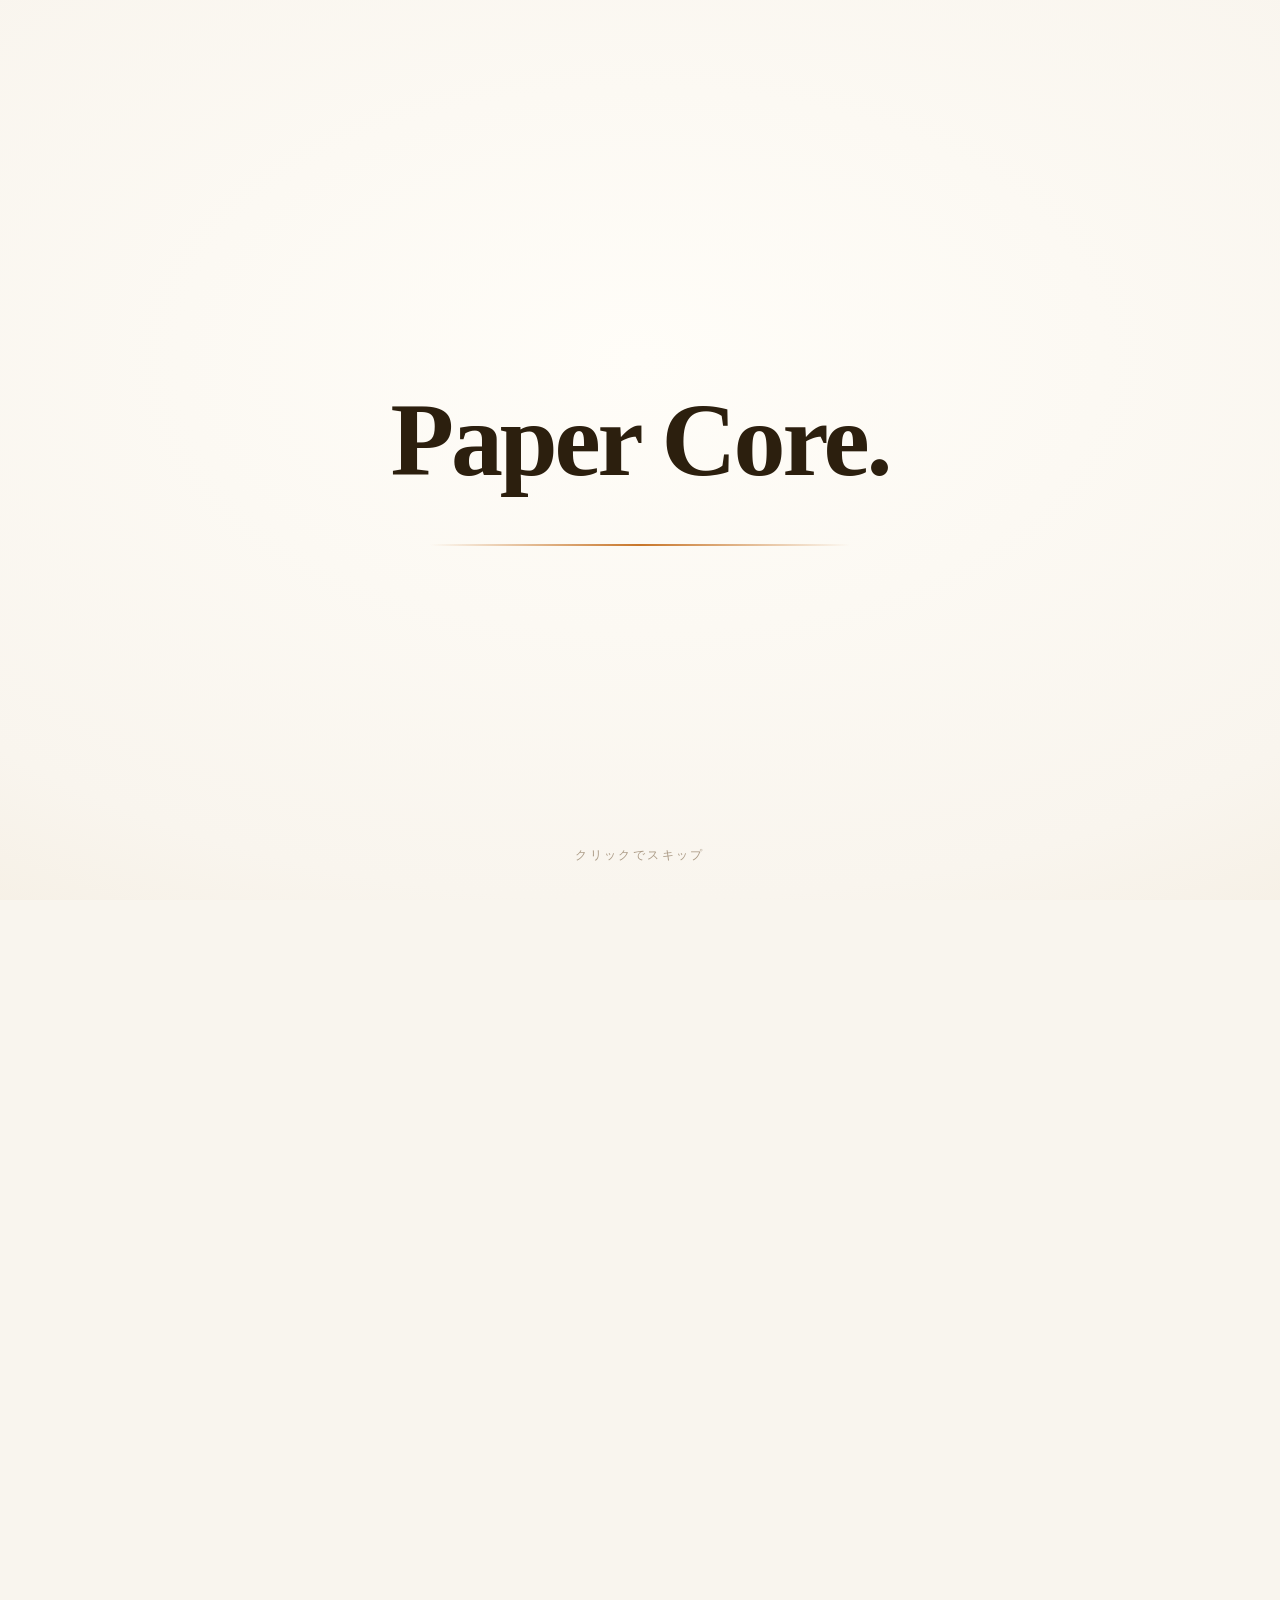
<file: brand/ja/index.html>
<!DOCTYPE html>
<html lang="ja">
<head>
  <meta charset="UTF-8" />
  <meta name="viewport" content="width=device-width, initial-scale=1.0" />
  <title>Paper Core — 論文を理解する、新しいかたち。</title>
  <meta name="description" content="Paper Core は論文のコアを抽出し、構造と数式を保ったまま、もっと速く理解できるようにします。ローカル優先・オープンソース。" />
  <link rel="stylesheet" href="style.css" />
</head>
<body>

  <!-- ============ SPLASH ============ -->
  <div class="splash" id="splash">
    <div class="splash-inner">
      <span class="splash-word">Paper&nbsp;Core.</span>
      <span class="splash-rule"></span>
    </div>
    <span class="splash-skip">クリックでスキップ</span>
  </div>

  <!-- ============ SCROLL PROGRESS ============ -->
  <div class="progress" id="progress" aria-hidden="true"><span id="progressBar"></span></div>

  <!-- ============ NAV ============ -->
  <header class="nav" id="nav">
    <a class="nav-brand" href="#top">
      <span class="nav-dot"></span>
      <span>Paper&nbsp;Core</span>
    </a>
    <nav class="nav-links">
      <a href="#problem">課題</a>
      <a href="#how">仕組み</a>
      <a href="#features">機能</a>
      <a href="#demo">デモ</a>
      <a href="#faq">FAQ</a>
      <a class="nav-cta" href="https://github.com/drkiyira-dev/PaperCore" target="_blank" rel="noopener">GitHub</a>
      <details class="nav-lang">
        <summary aria-label="言語"><span class="nav-lang-globe" aria-hidden="true">🌐</span><span class="nav-lang-cur">日本語</span><span class="nav-lang-caret" aria-hidden="true"></span></summary>
        <div class="nav-lang-menu" role="menu">
          <a role="menuitem" href="/brand/en/">English</a>
          <a role="menuitem" href="/brand/ja/" class="is-current" aria-current="true">日本語</a>
          <a role="menuitem" href="/brand/zh/">中文 · 墨析</a>
          <a role="menuitem" href="/brand/ko/">한국어</a>
          <a role="menuitem" href="/brand/de/">Deutsch</a>
        </div>
      </details>
    </nav>
  </header>

  <!-- ============ 1 · HERO ============ -->
  <section class="hero" id="top">
    <canvas class="hero-canvas" id="heroCanvas" aria-hidden="true"></canvas>
    <div class="hero-glow glow-a" data-parallax="0.18" aria-hidden="true"></div>
    <div class="hero-glow glow-b" data-parallax="0.10" aria-hidden="true"></div>
    <div class="hero-glow glow-c" data-parallax="0.26" aria-hidden="true"></div>
    <div class="spotlight" id="spotlight" aria-hidden="true"></div>
    <div class="grain" aria-hidden="true"></div>

    <div class="hero-inner">
      <p class="eyebrow reveal" data-reveal>ローカル優先 · オープンソース</p>
      <h1 class="hero-title reveal" data-reveal>Paper&nbsp;Core.</h1>
      <p class="hero-sub reveal" data-reveal>論文を理解する、新しいかたち。</p>
      <div class="hero-actions reveal" data-reveal>
        <a class="btn btn-primary" href="http://127.0.0.1:5003" target="_blank" rel="noopener">Paper Core を試す</a>
        <a class="btn btn-ghost" href="https://github.com/drkiyira-dev/PaperCore" target="_blank" rel="noopener">GitHub で見る</a>
      </div>
    </div>

    <a class="scroll-cue" href="#stats" aria-label="下へスクロール">
      <span class="scroll-cue-line"></span>
    </a>
  </section>

  <!-- ============ 2 · STATS BAND ============ -->
  <section class="stats" id="stats">
    <div class="wrap stats-grid">
      <div class="stat reveal" data-reveal>
        <span class="stat-num" data-to="0.87" data-dec="2">0.00</span>
        <span class="stat-label">F1 · コア抽出</span>
      </div>
      <div class="stat reveal" data-reveal>
        <span class="stat-num" data-to="100" data-suf="%">0</span>
        <span class="stat-label">オンデバイス動作</span>
      </div>
      <div class="stat reveal" data-reveal>
        <span class="stat-num" data-to="28" data-suf="+">0</span>
        <span class="stat-label">顕著度ルール</span>
      </div>
      <div class="stat reveal" data-reveal>
        <span class="stat-num" data-to="3">0</span>
        <span class="stat-label">採点スケール</span>
      </div>
    </div>
  </section>

  <!-- ============ 3 · PROBLEM ============ -->
  <section class="problem" id="problem">
    <div class="wrap">
      <p class="eyebrow center reveal" data-reveal>課題</p>
      <h2 class="big-statement reveal" data-reveal>
        ページは、多すぎる。<br /><span class="dim">時間は、足りない。</span>
      </h2>
      <p class="lead center reveal" data-reveal>
        研究は速く進む。でも、読むスピードは追いつきません。どの論文も、肝心の
        コアが前提・記法・散文の山に埋もれています——しかも、本当に必要な数式こそ、
        ありふれた要約が真っ先に失うものです。
      </p>
    </div>
  </section>

  <!-- ============ 4 · HOW IT WORKS (scrollytelling) ============ -->
  <section class="how" id="how">
    <div class="how-track">
      <div class="how-sticky">
        <div class="how-head">
          <p class="eyebrow center">仕組み</p>
          <h2 class="section-title">4 ステップで、コアへ。</h2>
        </div>
        <div class="how-stage">
          <div class="how-visual" id="howVisual" data-active="0" aria-hidden="true">
            <div class="v-page v-p3"></div>
            <div class="v-page v-p2"></div>
            <div class="v-paper">
              <div class="v-beam"></div>
              <div class="v-phead">
                <span class="v-tag">研究論文 · 14 ページ</span>
                <span class="v-tl"></span>
                <span class="v-tl short"></span>
              </div>
              <span class="v-ln w92"></span>
              <span class="v-ln w70 key"></span>
              <span class="v-ln w96"></span>
              <div class="v-fig"><span>図2 — 結果</span></div>
              <span class="v-ln w88 key"></span>
              <span class="v-ln w78"></span>
              <div class="v-fx">softmax(QKᵀ ∕ √d<sub>k</sub>)&thinsp;V</div>
              <span class="v-ln w54 key"></span>
              <span class="v-ln w84"></span>
            </div>
            <div class="v-digest">
              <span class="vd-title">コア要約</span>
              <span class="vd-ln"></span><span class="vd-ln"></span><span class="vd-ln short"></span>
              <div class="vd-chips"><span></span><span></span><span></span></div>
            </div>
          </div>
          <div class="how-right">
            <ol class="how-steps" id="howSteps">
              <li class="how-step" data-step="0"><span class="how-num">01</span><div class="how-sb"><b>すべてを読む</b><span>何十ページもの、前提と記法でびっしりの本文。</span></div></li>
              <li class="how-step" data-step="1"><span class="how-num">02</span><div class="how-sb"><b>全体を読み取る</b><span>Paper Core が文書全体を、構造を保ったまま読み取ります。</span></div></li>
              <li class="how-step" data-step="2"><span class="how-num">03</span><div class="how-sb"><b>顕著度で順位づけ</b><span>重要な主張・手法・結果が浮かび上がります。</span></div></li>
              <li class="how-step" data-step="3"><span class="how-num">04</span><div class="how-sb"><b>コアを抽出</b><span>残るのは、数分で読めるダイジェストだけ。</span></div></li>
              <span class="how-rail" aria-hidden="true"><span class="how-rail-fill" id="howRailFill"></span></span>
            </ol>
          </div>
        </div>
        <div class="how-hint" id="howHint" aria-hidden="true">
          <span class="how-hint-txt">スクロールで進む</span>
          <span class="how-hint-arrow"></span>
        </div>
      </div>
    </div>
  </section>

  <!-- ============ 5 · FEATURES ============ -->
  <section class="features" id="features">
    <div class="wrap">
      <p class="eyebrow center reveal" data-reveal>できること</p>
      <h2 class="section-title reveal" data-reveal>
        コアを抽出。構造を保持。もっと速く理解。
      </h2>

      <div class="cards">
        <article class="card tilt reveal" data-reveal>
          <div class="card-icon icon-core" aria-hidden="true">
            <span class="ring r1"></span><span class="ring r2"></span><span class="ring r3"></span>
            <span class="core-dot"></span>
          </div>
          <h3>コアを抽出</h3>
          <p>顕著度でランクづけした抽出が、重要な主張・手法・結果を浮かび上がらせ、
             定型文はそっと取り除きます。</p>
        </article>

        <article class="card tilt reveal" data-reveal>
          <div class="card-icon icon-formula" aria-hidden="true">
            <span class="fx">∑</span>
            <span class="shield"></span>
          </div>
          <h3>構造を保持</h3>
          <p>セクション・数式・図はそのままの形で。数式は数式のまま——
             壊れたテキストに潰しません。</p>
        </article>

        <article class="card tilt reveal" data-reveal>
          <div class="card-icon icon-fast" aria-hidden="true">
            <span class="bar b1"></span><span class="bar b2"></span><span class="bar b3"></span>
          </div>
          <h3>もっと速く理解</h3>
          <p>数分で読める構造化ダイジェスト。すべての行が、原文の該当箇所に
             紐づいています。</p>
        </article>
      </div>
    </div>
  </section>

  <!-- ============ 6 · BENTO ============ -->
  <section class="bento-sec" id="bento">
    <div class="wrap">
      <p class="eyebrow center reveal" data-reveal>ひと目で、すべて</p>
      <h2 class="section-title reveal" data-reveal>たったひとつの軸：コア。</h2>

      <div class="bento">
        <div class="b-tile b-big tilt reveal" data-reveal>
          <span class="b-kicker">ローカル優先</span>
          <h3>何も、<br />端末から出ない。</h3>
          <p>抽出・ランクづけ・採点は、すべてあなたの端末で動作。クラウドは一切不要です。</p>
          <div class="b-lockwrap" aria-hidden="true"><span class="b-lock">🔒</span></div>
        </div>
        <div class="b-tile tilt reveal" data-reveal>
          <span class="b-stat">0.87</span>
          <p>コア文抽出の F1 スコア。</p>
        </div>
        <div class="b-tile tilt reveal" data-reveal>
          <span class="b-stat">28<i>+</i></span>
          <p>手調整した顕著度ルール。それぞれ平易な言葉で説明付き。</p>
        </div>
        <div class="b-tile b-wide tilt reveal" data-reveal>
          <div class="b-formula">A(Q,K,V)=softmax<span class="paren">(</span><span class="frac"><span class="num">QK<sup>T</sup></span><span class="den">√d<sub>k</sub></span></span><span class="paren">)</span>&thinsp;V</div>
          <p>数式は数式のまま——壊れたテキストに潰さず保持します。</p>
        </div>
        <div class="b-tile tilt reveal" data-reveal>
          <span class="b-emoji" aria-hidden="true">あ/A</span>
          <p>日本語・英語の論文も、きれいに読み取り。</p>
        </div>
        <div class="b-tile tilt reveal" data-reveal>
          <span class="b-emoji" aria-hidden="true">⌁</span>
          <p>スキャン PDF も、オンデバイス OCR で対応。</p>
        </div>
        <div class="b-tile b-wide tilt reveal" data-reveal>
          <span class="b-kicker">オープンソース</span>
          <h3>MIT ライセンス。すべての行を検証できます。</h3>
          <p>パイプライン全体が GitHub に——ブラックボックスはありません。</p>
        </div>
      </div>
    </div>
  </section>

  <!-- ============ 7 · DEMO ============ -->
  <section class="demo" id="demo">
    <div class="wrap">
      <p class="eyebrow center reveal" data-reveal>動かしてみる</p>
      <h2 class="section-title reveal" data-reveal>14 ページから、肝心なところへ。</h2>

      <div class="demo-stage reveal" data-reveal>
        <div class="paper" id="paperPane">
          <div class="scan-beam" id="scanBeam" aria-hidden="true"></div>
          <p class="paper-title">長文検索のための<br />注意機構ガイド付きスパース Transformer</p>
          <p class="paper-auth">田中 健・鈴木 彩・佐藤 玲 · 2025</p>
          <span class="ln w90"></span><span class="ln w98"></span><span class="ln w72"></span>
          <span class="ln w95"></span><span class="ln w60"></span>
          <div class="paper-fig"><span>図3 — 検索レイテンシ vs. 文書長</span></div>
          <span class="ln w88"></span><span class="ln w93"></span><span class="ln w50"></span>
          <div class="paper-formula">A(Q,K,V)=softmax(QKᵀ⁄√d<sub>k</sub>)·M&thinsp;V</div>
          <span class="ln w96"></span><span class="ln w70"></span><span class="ln w84"></span>
          <span class="ln w40"></span>
        </div>

        <div class="output" id="outputPane">
          <div class="out-head">
            <span class="out-status" id="outStatus">● 分析中</span>
            <span class="demo-dots" id="demoDots" aria-hidden="true"><i></i><i></i><i></i></span>
            <span class="out-meta">Paper&nbsp;Core</span>
          </div>
          <h4 class="out-label">コア要約</h4>
          <p class="typed" id="typeTarget"></p>
          <h4 class="out-label delay-kw">キーワード</h4>
          <div class="chips" id="kwChips"></div>
          <h4 class="out-label delay-fx">保持された数式</h4>
          <div class="out-formula" id="formulaOut">
            Attention(Q,K,V)=softmax<span class="paren">(</span>
            <span class="frac"><span class="num">QK<sup>T</sup></span><span class="den">√d<sub>k</sub></span></span>
            <span class="paren">)</span>&thinsp;M&thinsp;V
          </div>
        </div>
      </div>
    </div>
  </section>

  <!-- ============ 8 · BEFORE / AFTER ============ -->
  <section class="ba" id="ba">
    <div class="wrap">
      <p class="eyebrow center reveal" data-reveal>ビフォー & アフター</p>
      <h2 class="section-title reveal" data-reveal>ドラッグして、違いを見る。</h2>

      <div class="ba-stage reveal" id="baStage" data-reveal>
        <div class="ba-pane ba-before">
          <span class="ba-badge ba-badge-r">原文 · 14 ページ</span>
          <div class="ba-dense">
            <span class="ln w92"></span><span class="ln w98"></span><span class="ln w85"></span><span class="ln w95"></span>
            <span class="ln w70"></span><span class="ln w90"></span><span class="ln w99"></span><span class="ln w60"></span>
            <span class="ln w88"></span><span class="ln w94"></span><span class="ln w76"></span><span class="ln w91"></span>
            <span class="ln w97"></span><span class="ln w65"></span><span class="ln w89"></span><span class="ln w50"></span>
            <span class="ln w93"></span><span class="ln w84"></span><span class="ln w96"></span><span class="ln w72"></span>
          </div>
        </div>
        <div class="ba-pane ba-after" id="baAfter">
          <span class="ba-badge">Paper&nbsp;Core</span>
          <div class="ba-digest">
            <h4>コア要約</h4>
            <p>スパースな注意機構が長文検索を O(n&nbsp;log&nbsp;n) にスケールさせ、
               レイテンシを 4.1 倍削減。再現率は密モデルとほぼ同等です。</p>
            <div class="ba-chips"><span>スパース注意</span><span>O(n log n)</span><span>4.1倍高速</span></div>
            <div class="ba-fx">softmax<span class="paren">(</span><span class="frac"><span class="num">QK<sup>T</sup></span><span class="den">√d<sub>k</sub></span></span><span class="paren">)</span>&thinsp;V</div>
          </div>
        </div>
        <div class="ba-divider" id="baDivider"><span class="ba-knob" aria-hidden="true">⇄</span></div>
      </div>
    </div>
  </section>

  <!-- ============ 9 · PIPELINE ============ -->
  <section class="pipe" id="pipe">
    <div class="wrap">
      <p class="eyebrow center reveal" data-reveal>仕組みの中身</p>
      <h2 class="section-title reveal" data-reveal>端から端まで、ローカルのパイプライン。</h2>

      <div class="pipe-flow" id="pipeFlow">
        <div class="pnode">
          <span class="pn-ic"><svg viewBox="0 0 24 24" fill="none" stroke="currentColor" stroke-width="1.8" stroke-linecap="round" stroke-linejoin="round"><path d="M14 3H7a2 2 0 0 0-2 2v14a2 2 0 0 0 2 2h10a2 2 0 0 0 2-2V8z"/><path d="M14 3v5h5"/><path d="M8.5 13h7M8.5 16.5h4.5"/></svg></span>
          <b>PDF</b><span>どんな論文も</span>
        </div>
        <span class="plink"></span>
        <div class="pnode">
          <span class="pn-ic"><svg viewBox="0 0 24 24" fill="none" stroke="currentColor" stroke-width="1.8" stroke-linecap="round" stroke-linejoin="round"><path d="M12 3.5v9.5"/><path d="M8 9.5l4 4 4-4"/><path d="M5 19h14"/></svg></span>
          <b>抽出</b><span>本文 · 表 · 図</span>
        </div>
        <span class="plink"></span>
        <div class="pnode">
          <span class="pn-ic"><svg viewBox="0 0 24 24" fill="none" stroke="currentColor" stroke-width="1.8" stroke-linecap="round" stroke-linejoin="round"><circle cx="12" cy="12" r="8"/><circle cx="12" cy="12" r="3.6"/><circle cx="12" cy="12" r="1.1" fill="currentColor" stroke="none"/></svg></span>
          <b>顕著度</b><span>重要度で順位づけ</span>
        </div>
        <span class="plink"></span>
        <div class="pnode">
          <span class="pn-ic"><svg viewBox="0 0 24 24" fill="none" stroke="currentColor" stroke-width="1.8" stroke-linecap="round" stroke-linejoin="round"><path d="M9 6h11M9 12h11M9 18h11"/><circle cx="4.5" cy="6" r="1.3" fill="currentColor" stroke="none"/><circle cx="4.5" cy="12" r="1.3" fill="currentColor" stroke="none"/><circle cx="4.5" cy="18" r="1.3" fill="currentColor" stroke="none"/></svg></span>
          <b>構造</b><span>数式とセクションを保持</span>
        </div>
        <span class="plink"></span>
        <div class="pnode">
          <span class="pn-ic"><svg viewBox="0 0 24 24" fill="none" stroke="currentColor" stroke-width="1.8" stroke-linecap="round" stroke-linejoin="round"><circle cx="12" cy="12" r="8.5"/><path d="M8.5 12.5l2.5 2.5 4.5-5.5"/></svg></span>
          <b>ダイジェスト</b><span>数分で読める</span>
        </div>
      </div>
    </div>
  </section>

  <!-- ============ 10 · PRIVACY ============ -->
  <section class="priv" id="priv">
    <div class="wrap priv-grid">
      <div class="priv-visual reveal" data-reveal aria-hidden="true">
        <div class="device">
          <div class="device-screen"><span class="device-lock">🔒</span></div>
          <div class="device-base"></div>
        </div>
        <div class="cloud-no">
          <span class="cloud">☁</span>
          <span class="cloud-slash"></span>
        </div>
        <span class="dot-line d1"></span><span class="dot-line d2"></span>
      </div>
      <div class="priv-copy">
        <p class="eyebrow reveal" data-reveal>ローカル優先</p>
        <h2 class="section-title left reveal" data-reveal>あなたの論文は、端末から出ません。</h2>
        <ul class="priv-list">
          <li class="reveal" data-reveal>アップロードなし、アカウントなし、追跡なし</li>
          <li class="reveal" data-reveal>完全オフラインで動作——機内でも</li>
          <li class="reveal" data-reveal>ローカル LLM はオプション。クラウドは一切不要</li>
          <li class="reveal" data-reveal>オープンソース——すべての行を自分で検証できます</li>
        </ul>
      </div>
    </div>
  </section>

  <!-- ============ 11 · MARQUEE ============ -->
  <div class="marquee" aria-hidden="true">
    <div class="marquee-track">
      <span>PDF</span><span>·</span><span>スキャン</span><span>·</span><span>日本語・英語</span><span>·</span>
      <span>数式</span><span>·</span><span>長文</span><span>·</span><span>表</span><span>·</span>
      <span>図</span><span>·</span><span>LaTeX</span><span>·</span>
      <span>PDF</span><span>·</span><span>スキャン</span><span>·</span><span>日本語・英語</span><span>·</span>
      <span>数式</span><span>·</span><span>長文</span><span>·</span><span>表</span><span>·</span>
      <span>図</span><span>·</span><span>LaTeX</span><span>·</span>
    </div>
  </div>

  <!-- ============ 12 · FAQ ============ -->
  <section class="faq" id="faq">
    <div class="wrap faq-wrap">
      <p class="eyebrow center reveal" data-reveal>よくある質問</p>
      <h2 class="section-title reveal" data-reveal>良い質問に、まっすぐな答えを。</h2>

      <div class="faq-list reveal" data-reveal>
        <details class="faq-item">
          <summary>これは ChatGPT のラッパーですか？<span class="faq-ic" aria-hidden="true"></span></summary>
          <div class="faq-a"><p>いいえ。顕著度ランクづけとルールエンジンがローカルで動き、中心的な処理を担います。大規模言語モデルはオプションで、初期状態はオフ——Paper Core はオフのままでも完全に機能します。</p></div>
        </details>
        <details class="faq-item">
          <summary>プライバシーはどう守られますか？<span class="faq-ic" aria-hidden="true"></span></summary>
          <div class="faq-a"><p>すべてがあなたの端末で動作します。何もアップロードされず、アカウントも不要、完全にオフラインで動きます。ソースコードでご確認いただけます。</p></div>
        </details>
        <details class="faq-item">
          <summary>どんな論文を読めますか？<span class="faq-ic" aria-hidden="true"></span></summary>
          <div class="faq-a"><p>ネイティブおよびスキャン PDF（オンデバイス OCR）、日本語・英語の文書、長い論文、数式・表・図を含む内容に対応します。</p></div>
        </details>
        <details class="faq-item">
          <summary>無料でオープンソースですか？<span class="faq-ic" aria-hidden="true"></span></summary>
          <div class="faq-a"><p>はい。Paper Core は MIT ライセンスで、パイプライン全体が GitHub にあります——サービスの裏に隠れたものはありません。</p></div>
        </details>
        <details class="faq-item">
          <summary>論文を読む代わりになりますか？<span class="faq-ic" aria-hidden="true"></span></summary>
          <div class="faq-a"><p>いいえ——コアを浮かび上がらせ、すべての行を原文の該当箇所に紐づけます。だから、本当に大切なところに読む時間を使えます。</p></div>
        </details>
      </div>
    </div>
  </section>

  <!-- ============ 13 · CLOSING ============ -->
  <section class="closing" id="closing">
    <div class="hero-glow glow-d" data-parallax="0.2" aria-hidden="true"></div>
    <div class="wrap center">
      <h2 class="closing-title reveal" data-reveal>Paper&nbsp;Core.</h2>
      <p class="closing-sub reveal" data-reveal>読む量は減らし、理解は深く。</p>
      <div class="hero-actions center reveal" data-reveal>
        <a class="btn btn-primary" href="http://127.0.0.1:5003" target="_blank" rel="noopener">Paper Core を試す</a>
        <a class="btn btn-ghost" href="https://github.com/drkiyira-dev/PaperCore" target="_blank" rel="noopener">GitHub で見る</a>
      </div>
    </div>
  </section>

  <footer class="foot">
    <span>Paper Core</span>
    <span class="foot-mid">ローカル優先 · オープンソース · MIT</span>
    <a href="https://github.com/drkiyira-dev/PaperCore" target="_blank" rel="noopener">github.com/drkiyira-dev/PaperCore</a>
    <a class="foot-region" href="/brand/regions/" style="color:inherit;text-decoration:none;opacity:.72">🌐 日本語 ▾</a>
  </footer>

  <script src="script.js"></script>
</body>
</html>
</file>
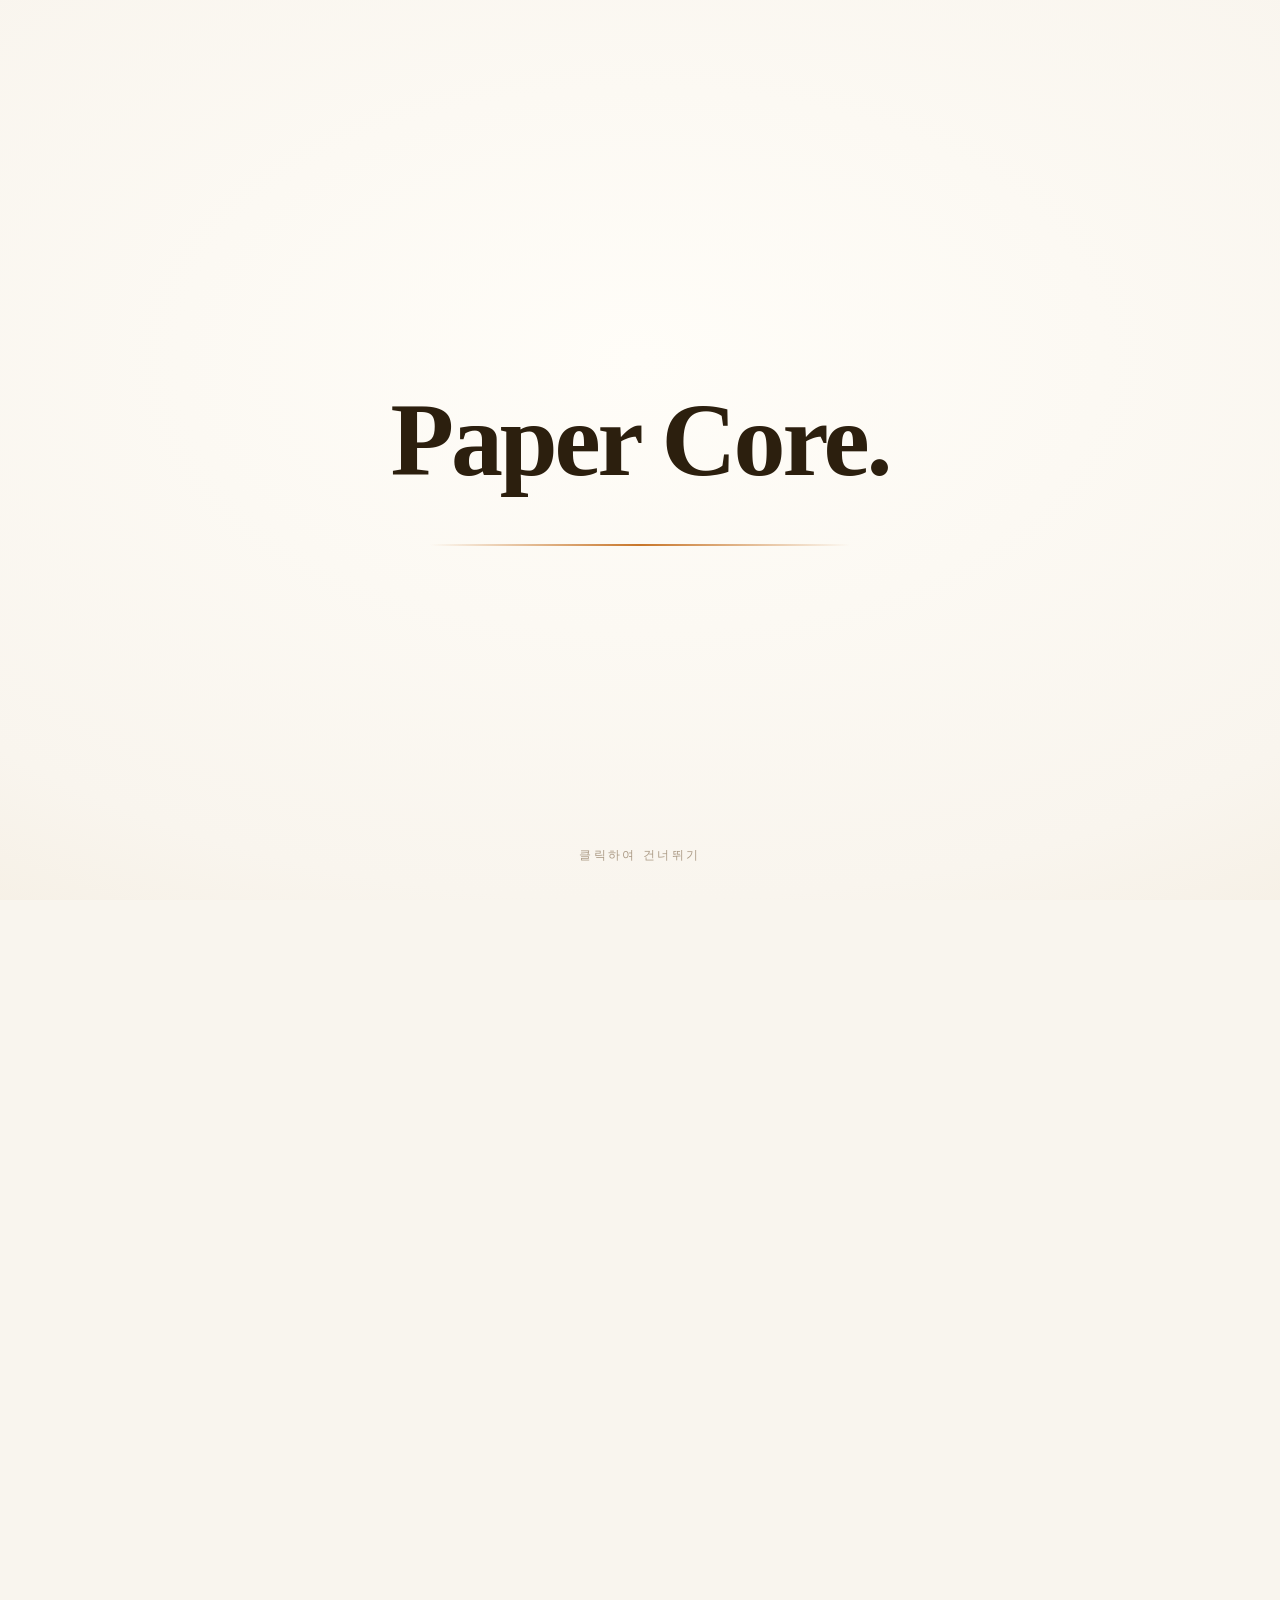
<file: brand/ko/index.html>
<!DOCTYPE html>
<html lang="ko">
<head>
  <meta charset="UTF-8" />
  <meta name="viewport" content="width=device-width, initial-scale=1.0" />
  <title>Paper Core — 논문을 이해하는 새로운 방법.</title>
  <meta name="description" content="Paper Core는 모든 논문의 핵심을 추출하고 구조와 수식을 보존해 더 빠르게 이해하도록 돕습니다. 로컬 우선. 오픈소스." />
  <link rel="stylesheet" href="style.css" />
</head>
<body>

  <!-- ============ SPLASH ============ -->
  <div class="splash" id="splash">
    <div class="splash-inner">
      <span class="splash-word">Paper&nbsp;Core.</span>
      <span class="splash-rule"></span>
    </div>
    <span class="splash-skip">클릭하여 건너뛰기</span>
  </div>

  <!-- ============ SCROLL PROGRESS ============ -->
  <div class="progress" id="progress" aria-hidden="true"><span id="progressBar"></span></div>

  <!-- ============ NAV ============ -->
  <header class="nav" id="nav">
    <a class="nav-brand" href="#top">
      <span class="nav-dot"></span>
      <span>Paper&nbsp;Core</span>
    </a>
    <nav class="nav-links">
      <a href="#problem">문제</a>
      <a href="#how">원리</a>
      <a href="#features">기능</a>
      <a href="#demo">데모</a>
      <a href="#faq">FAQ</a>
      <a class="nav-cta" href="https://github.com/drkiyira-dev/PaperCore" target="_blank" rel="noopener">GitHub</a>
      <details class="nav-lang">
        <summary aria-label="언어 변경"><span class="nav-lang-globe" aria-hidden="true">🌐</span><span class="nav-lang-cur">한국어</span><span class="nav-lang-caret" aria-hidden="true"></span></summary>
        <div class="nav-lang-menu" role="menu">
          <a role="menuitem" href="/brand/en/">English</a>
          <a role="menuitem" href="/brand/ja/">日本語</a>
          <a role="menuitem" href="/brand/zh/">中文 · 墨析</a>
          <a role="menuitem" href="/brand/ko/" class="is-current" aria-current="true">한국어</a>
          <a role="menuitem" href="/brand/de/">Deutsch</a>
        </div>
      </details>
    </nav>
  </header>

  <!-- ============ 1 · HERO ============ -->
  <section class="hero" id="top">
    <canvas class="hero-canvas" id="heroCanvas" aria-hidden="true"></canvas>
    <div class="hero-glow glow-a" data-parallax="0.18" aria-hidden="true"></div>
    <div class="hero-glow glow-b" data-parallax="0.10" aria-hidden="true"></div>
    <div class="hero-glow glow-c" data-parallax="0.26" aria-hidden="true"></div>
    <div class="spotlight" id="spotlight" aria-hidden="true"></div>
    <div class="grain" aria-hidden="true"></div>

    <div class="hero-inner">
      <p class="eyebrow reveal" data-reveal>로컬 우선 · 오픈소스</p>
      <h1 class="hero-title reveal" data-reveal>Paper&nbsp;Core.</h1>
      <p class="hero-sub reveal" data-reveal>논문을 이해하는 새로운 방법.</p>
      <div class="hero-actions reveal" data-reveal>
        <a class="btn btn-primary" href="http://127.0.0.1:5003" target="_blank" rel="noopener">Paper Core 사용해보기</a>
        <a class="btn btn-ghost" href="https://github.com/drkiyira-dev/PaperCore" target="_blank" rel="noopener">GitHub에서 보기</a>
      </div>
    </div>

    <a class="scroll-cue" href="#stats" aria-label="아래로 스크롤">
      <span class="scroll-cue-line"></span>
    </a>
  </section>

  <!-- ============ 2 · STATS BAND ============ -->
  <section class="stats" id="stats">
    <div class="wrap stats-grid">
      <div class="stat reveal" data-reveal>
        <span class="stat-num" data-to="0.87" data-dec="2">0.00</span>
        <span class="stat-label">F1 · 핵심 추출</span>
      </div>
      <div class="stat reveal" data-reveal>
        <span class="stat-num" data-to="100" data-suf="%">0</span>
        <span class="stat-label">온디바이스 실행</span>
      </div>
      <div class="stat reveal" data-reveal>
        <span class="stat-num" data-to="28" data-suf="+">0</span>
        <span class="stat-label">중요도 규칙</span>
      </div>
      <div class="stat reveal" data-reveal>
        <span class="stat-num" data-to="3">0</span>
        <span class="stat-label">평가 등급</span>
      </div>
    </div>
  </section>

  <!-- ============ 3 · PROBLEM ============ -->
  <section class="problem" id="problem">
    <div class="wrap">
      <p class="eyebrow center reveal" data-reveal>문제</p>
      <h2 class="big-statement reveal" data-reveal>
        페이지는 너무 많다.<br /><span class="dim">시간은 너무 없다.</span>
      </h2>
      <p class="lead center reveal" data-reveal>
        연구는 빠르게 나아가지만 읽기는 그렇지 못합니다. 모든 논문은 핵심을 도입부와
        기호, 서술 속에 묻어 둡니다 — 그리고 정작 필요한 수식은 보통의 요약이
        가장 먼저 잃어버리는 부분입니다.
      </p>
    </div>
  </section>

  <!-- ============ 4 · HOW IT WORKS (scrollytelling) ============ -->
  <section class="how" id="how">
    <div class="how-track">
      <div class="how-sticky">
        <div class="how-head">
          <p class="eyebrow center">작동 방식</p>
          <h2 class="section-title">네 단계, 하나의 핵심.</h2>
        </div>
        <div class="how-stage">
          <div class="how-visual" id="howVisual" data-active="0" aria-hidden="true">
            <div class="v-page v-p3"></div>
            <div class="v-page v-p2"></div>
            <div class="v-paper">
              <div class="v-beam"></div>
              <div class="v-phead">
                <span class="v-tag">연구 논문 · 14쪽</span>
                <span class="v-tl"></span>
                <span class="v-tl short"></span>
              </div>
              <span class="v-ln w92"></span>
              <span class="v-ln w70 key"></span>
              <span class="v-ln w96"></span>
              <div class="v-fig"><span>그림 2 — 결과</span></div>
              <span class="v-ln w88 key"></span>
              <span class="v-ln w78"></span>
              <div class="v-fx">softmax(QKᵀ ∕ √d<sub>k</sub>)&thinsp;V</div>
              <span class="v-ln w54 key"></span>
              <span class="v-ln w84"></span>
            </div>
            <div class="v-digest">
              <span class="vd-title">핵심 요약</span>
              <span class="vd-ln"></span><span class="vd-ln"></span><span class="vd-ln short"></span>
              <div class="vd-chips"><span></span><span></span><span></span></div>
            </div>
          </div>
          <div class="how-right">
            <ol class="how-steps" id="howSteps">
              <li class="how-step" data-step="0"><span class="how-num">01</span><div class="how-sb"><b>전부 읽기</b><span>수십 쪽, 도입부와 기호로 빽빽합니다.</span></div></li>
              <li class="how-step" data-step="1"><span class="how-num">02</span><div class="how-sb"><b>스캔 &amp; 정렬</b><span>Paper Core가 문서 전체를 읽되 구조는 그대로 유지합니다.</span></div></li>
              <li class="how-step" data-step="2"><span class="how-num">03</span><div class="how-sb"><b>중요도순 정렬</b><span>중요한 주장·방법·결과가 환하게 드러납니다.</span></div></li>
              <li class="how-step" data-step="3"><span class="how-num">04</span><div class="how-sb"><b>핵심 정제</b><span>남는 것은 몇 분이면 읽는 요약입니다.</span></div></li>
              <span class="how-rail" aria-hidden="true"><span class="how-rail-fill" id="howRailFill"></span></span>
            </ol>
          </div>
        </div>
        <div class="how-hint" id="howHint" aria-hidden="true">
          <span class="how-hint-txt">스크롤하여 진행</span>
          <span class="how-hint-arrow"></span>
        </div>
      </div>
    </div>
  </section>

  <!-- ============ 5 · FEATURES ============ -->
  <section class="features" id="features">
    <div class="wrap">
      <p class="eyebrow center reveal" data-reveal>기능</p>
      <h2 class="section-title reveal" data-reveal>
        핵심을 추출하고. 구조를 보존하고. 더 빠르게 이해합니다.
      </h2>

      <div class="cards">
        <article class="card tilt reveal" data-reveal>
          <div class="card-icon icon-core" aria-hidden="true">
            <span class="ring r1"></span><span class="ring r2"></span><span class="ring r3"></span>
            <span class="core-dot"></span>
          </div>
          <h3>핵심&nbsp;추출</h3>
          <p>중요도 기반 추출이 중요한 주장·방법·결과를 드러내고,
             형식적인 군더더기는 조용히 걷어냅니다.</p>
        </article>

        <article class="card tilt reveal" data-reveal>
          <div class="card-icon icon-formula" aria-hidden="true">
            <span class="fx">∑</span>
            <span class="shield"></span>
          </div>
          <h3>구조&nbsp;보존</h3>
          <p>장·수식·그림이 형태를 유지합니다. 수식은 수식 그대로 —
             깨진 텍스트로 뭉개지지 않습니다.</p>
        </article>

        <article class="card tilt reveal" data-reveal>
          <div class="card-icon icon-fast" aria-hidden="true">
            <span class="bar b1"></span><span class="bar b2"></span><span class="bar b3"></span>
          </div>
          <h3>더&nbsp;빠른&nbsp;이해</h3>
          <p>몇 분이면 읽는 구조화된 요약, 모든 줄이 원문의
             정확한 구절로 연결됩니다.</p>
        </article>
      </div>
    </div>
  </section>

  <!-- ============ 6 · BENTO ============ -->
  <section class="bento-sec" id="bento">
    <div class="wrap">
      <p class="eyebrow center reveal" data-reveal>한눈에 모두</p>
      <h2 class="section-title reveal" data-reveal>단 하나의 생각을 중심으로: 핵심.</h2>

      <div class="bento">
        <div class="b-tile b-big tilt reveal" data-reveal>
          <span class="b-kicker">로컬 우선</span>
          <h3>아무것도 기기를<br />벗어나지 않습니다.</h3>
          <p>추출·정렬·평가가 모두 사용자 기기에서 실행됩니다. 클라우드는 전혀 필요 없습니다.</p>
          <div class="b-lockwrap" aria-hidden="true"><span class="b-lock">🔒</span></div>
        </div>
        <div class="b-tile tilt reveal" data-reveal>
          <span class="b-stat">0.87</span>
          <p>핵심 문장 추출 F1 점수.</p>
        </div>
        <div class="b-tile tilt reveal" data-reveal>
          <span class="b-stat">28<i>+</i></span>
          <p>직접 다듬은 중요도 규칙, 각각 쉬운 말로 설명됩니다.</p>
        </div>
        <div class="b-tile b-wide tilt reveal" data-reveal>
          <div class="b-formula">A(Q,K,V)=softmax<span class="paren">(</span><span class="frac"><span class="num">QK<sup>T</sup></span><span class="den">√d<sub>k</sub></span></span><span class="paren">)</span>&thinsp;V</div>
          <p>수식은 수식 그대로 — 보존되며 깨진 텍스트로 뭉개지지 않습니다.</p>
        </div>
        <div class="b-tile tilt reveal" data-reveal>
          <span class="b-emoji" aria-hidden="true">한/A</span>
          <p>한국어·영어 논문도 깔끔하게 읽힙니다.</p>
        </div>
        <div class="b-tile tilt reveal" data-reveal>
          <span class="b-emoji" aria-hidden="true">⌁</span>
          <p>스캔한 PDF도 온디바이스 OCR로 처리합니다.</p>
        </div>
        <div class="b-tile b-wide tilt reveal" data-reveal>
          <span class="b-kicker">오픈소스</span>
          <h3>MIT 라이선스. 모든 줄을 검증하세요.</h3>
          <p>전체 파이프라인이 GitHub에 공개 — 블랙박스는 없습니다.</p>
        </div>
      </div>
    </div>
  </section>

  <!-- ============ 7 · DEMO ============ -->
  <section class="demo" id="demo">
    <div class="wrap">
      <p class="eyebrow center reveal" data-reveal>직접 확인하기</p>
      <h2 class="section-title reveal" data-reveal>14쪽에서 정말 중요한 부분으로.</h2>

      <div class="demo-stage reveal" data-reveal>
        <div class="paper" id="paperPane">
          <div class="scan-beam" id="scanBeam" aria-hidden="true"></div>
          <p class="paper-title">장문 검색을 위한<br />어텐션 유도 희소 트랜스포머</p>
          <p class="paper-auth">김민준, 이서연, 박지호 · 2025</p>
          <span class="ln w90"></span><span class="ln w98"></span><span class="ln w72"></span>
          <span class="ln w95"></span><span class="ln w60"></span>
          <div class="paper-fig"><span>그림 3 — 검색 지연 vs. 문서 길이</span></div>
          <span class="ln w88"></span><span class="ln w93"></span><span class="ln w50"></span>
          <div class="paper-formula">A(Q,K,V)=softmax(QKᵀ⁄√d<sub>k</sub>)·M&thinsp;V</div>
          <span class="ln w96"></span><span class="ln w70"></span><span class="ln w84"></span>
          <span class="ln w40"></span>
        </div>

        <div class="output" id="outputPane">
          <div class="out-head">
            <span class="out-status" id="outStatus">● 분석 중</span>
            <span class="demo-dots" id="demoDots" aria-hidden="true"><i></i><i></i><i></i></span>
            <span class="out-meta">Paper&nbsp;Core</span>
          </div>
          <h4 class="out-label">핵심 요약</h4>
          <p class="typed" id="typeTarget"></p>
          <h4 class="out-label delay-kw">키워드</h4>
          <div class="chips" id="kwChips"></div>
          <h4 class="out-label delay-fx">보존된 수식</h4>
          <div class="out-formula" id="formulaOut">
            Attention(Q,K,V)=softmax<span class="paren">(</span>
            <span class="frac"><span class="num">QK<sup>T</sup></span><span class="den">√d<sub>k</sub></span></span>
            <span class="paren">)</span>&thinsp;M&thinsp;V
          </div>
        </div>
      </div>
    </div>
  </section>

  <!-- ============ 8 · BEFORE / AFTER ============ -->
  <section class="ba" id="ba">
    <div class="wrap">
      <p class="eyebrow center reveal" data-reveal>전후 비교</p>
      <h2 class="section-title reveal" data-reveal>드래그해서 차이를 확인하세요.</h2>

      <div class="ba-stage reveal" id="baStage" data-reveal>
        <div class="ba-pane ba-before">
          <span class="ba-badge ba-badge-r">원문 · 14쪽</span>
          <div class="ba-dense">
            <span class="ln w92"></span><span class="ln w98"></span><span class="ln w85"></span><span class="ln w95"></span>
            <span class="ln w70"></span><span class="ln w90"></span><span class="ln w99"></span><span class="ln w60"></span>
            <span class="ln w88"></span><span class="ln w94"></span><span class="ln w76"></span><span class="ln w91"></span>
            <span class="ln w97"></span><span class="ln w65"></span><span class="ln w89"></span><span class="ln w50"></span>
            <span class="ln w93"></span><span class="ln w84"></span><span class="ln w96"></span><span class="ln w72"></span>
          </div>
        </div>
        <div class="ba-pane ba-after" id="baAfter">
          <span class="ba-badge">Paper&nbsp;Core</span>
          <div class="ba-digest">
            <h4>핵심 요약</h4>
            <p>희소 어텐션 메커니즘이 장문 검색을 O(n&nbsp;log&nbsp;n)으로 확장해,
               밀집 모델에 가까운 재현율을 유지하면서 지연을 4.1배 줄입니다.</p>
            <div class="ba-chips"><span>희소 어텐션</span><span>O(n log n)</span><span>4.1배 빠름</span></div>
            <div class="ba-fx">softmax<span class="paren">(</span><span class="frac"><span class="num">QK<sup>T</sup></span><span class="den">√d<sub>k</sub></span></span><span class="paren">)</span>&thinsp;V</div>
          </div>
        </div>
        <div class="ba-divider" id="baDivider"><span class="ba-knob" aria-hidden="true">⇄</span></div>
      </div>
    </div>
  </section>

  <!-- ============ 9 · PIPELINE ============ -->
  <section class="pipe" id="pipe">
    <div class="wrap">
      <p class="eyebrow center reveal" data-reveal>내부 동작</p>
      <h2 class="section-title reveal" data-reveal>처음부터 끝까지, 로컬 파이프라인.</h2>

      <div class="pipe-flow" id="pipeFlow">
        <div class="pnode">
          <span class="pn-ic"><svg viewBox="0 0 24 24" fill="none" stroke="currentColor" stroke-width="1.8" stroke-linecap="round" stroke-linejoin="round"><path d="M14 3H7a2 2 0 0 0-2 2v14a2 2 0 0 0 2 2h10a2 2 0 0 0 2-2V8z"/><path d="M14 3v5h5"/><path d="M8.5 13h7M8.5 16.5h4.5"/></svg></span>
          <b>PDF</b><span>모든 논문</span>
        </div>
        <span class="plink"></span>
        <div class="pnode">
          <span class="pn-ic"><svg viewBox="0 0 24 24" fill="none" stroke="currentColor" stroke-width="1.8" stroke-linecap="round" stroke-linejoin="round"><path d="M12 3.5v9.5"/><path d="M8 9.5l4 4 4-4"/><path d="M5 19h14"/></svg></span>
          <b>추출</b><span>텍스트 · 표 · 그림</span>
        </div>
        <span class="plink"></span>
        <div class="pnode">
          <span class="pn-ic"><svg viewBox="0 0 24 24" fill="none" stroke="currentColor" stroke-width="1.8" stroke-linecap="round" stroke-linejoin="round"><circle cx="12" cy="12" r="8"/><circle cx="12" cy="12" r="3.6"/><circle cx="12" cy="12" r="1.1" fill="currentColor" stroke="none"/></svg></span>
          <b>중요도</b><span>중요한 것 정렬</span>
        </div>
        <span class="plink"></span>
        <div class="pnode">
          <span class="pn-ic"><svg viewBox="0 0 24 24" fill="none" stroke="currentColor" stroke-width="1.8" stroke-linecap="round" stroke-linejoin="round"><path d="M9 6h11M9 12h11M9 18h11"/><circle cx="4.5" cy="6" r="1.3" fill="currentColor" stroke="none"/><circle cx="4.5" cy="12" r="1.3" fill="currentColor" stroke="none"/><circle cx="4.5" cy="18" r="1.3" fill="currentColor" stroke="none"/></svg></span>
          <b>구조</b><span>수식·장 유지</span>
        </div>
        <span class="plink"></span>
        <div class="pnode">
          <span class="pn-ic"><svg viewBox="0 0 24 24" fill="none" stroke="currentColor" stroke-width="1.8" stroke-linecap="round" stroke-linejoin="round"><circle cx="12" cy="12" r="8.5"/><path d="M8.5 12.5l2.5 2.5 4.5-5.5"/></svg></span>
          <b>요약</b><span>몇 분이면 읽기</span>
        </div>
      </div>
    </div>
  </section>

  <!-- ============ 10 · PRIVACY ============ -->
  <section class="priv" id="priv">
    <div class="wrap priv-grid">
      <div class="priv-visual reveal" data-reveal aria-hidden="true">
        <div class="device">
          <div class="device-screen"><span class="device-lock">🔒</span></div>
          <div class="device-base"></div>
        </div>
        <div class="cloud-no">
          <span class="cloud">☁</span>
          <span class="cloud-slash"></span>
        </div>
        <span class="dot-line d1"></span><span class="dot-line d2"></span>
      </div>
      <div class="priv-copy">
        <p class="eyebrow reveal" data-reveal>로컬 우선</p>
        <h2 class="section-title left reveal" data-reveal>당신의 논문은 기기를 떠나지 않습니다.</h2>
        <ul class="priv-list">
          <li class="reveal" data-reveal>업로드 없음, 계정 없음, 추적 없음</li>
          <li class="reveal" data-reveal>완전 오프라인 실행 — 비행기에서도</li>
          <li class="reveal" data-reveal>선택적 로컬 LLM; 클라우드는 전혀 필요 없습니다</li>
          <li class="reveal" data-reveal>오픈소스 — 모든 줄을 직접 검증하세요</li>
        </ul>
      </div>
    </div>
  </section>

  <!-- ============ 11 · MARQUEE ============ -->
  <div class="marquee" aria-hidden="true">
    <div class="marquee-track">
      <span>PDF</span><span>·</span><span>스캔본</span><span>·</span><span>한국어 / 영어</span><span>·</span>
      <span>수식</span><span>·</span><span>장문</span><span>·</span><span>표</span><span>·</span>
      <span>그림</span><span>·</span><span>LaTeX</span><span>·</span>
      <span>PDF</span><span>·</span><span>스캔본</span><span>·</span><span>한국어 / 영어</span><span>·</span>
      <span>수식</span><span>·</span><span>장문</span><span>·</span><span>표</span><span>·</span>
      <span>그림</span><span>·</span><span>LaTeX</span><span>·</span>
    </div>
  </div>

  <!-- ============ 12 · FAQ ============ -->
  <section class="faq" id="faq">
    <div class="wrap faq-wrap">
      <p class="eyebrow center reveal" data-reveal>자주 묻는 질문</p>
      <h2 class="section-title reveal" data-reveal>좋은 질문에, 솔직한 답변.</h2>

      <div class="faq-list reveal" data-reveal>
        <details class="faq-item">
          <summary>그냥 ChatGPT 껍데기 아닌가요?<span class="faq-ic" aria-hidden="true"></span></summary>
          <div class="faq-a"><p>아닙니다. 중요도 정렬과 규칙 엔진이 로컬에서 핵심 작업을 수행합니다. 대규모 언어 모델은 선택 사항이며 기본적으로 꺼져 있습니다 — Paper Core는 그것을 끈 상태로도 완전히 작동합니다.</p></div>
        </details>
        <details class="faq-item">
          <summary>제 개인정보는 어떻게 보호되나요?<span class="faq-ic" aria-hidden="true"></span></summary>
          <div class="faq-a"><p>모든 것이 사용자 기기에서 실행됩니다. 업로드되는 것이 없고 계정도 없으며 완전히 오프라인으로 작동합니다. 소스 코드를 직접 확인할 수 있습니다.</p></div>
        </details>
        <details class="faq-item">
          <summary>어떤 논문을 읽을 수 있나요?<span class="faq-ic" aria-hidden="true"></span></summary>
          <div class="faq-a"><p>원본 및 스캔 PDF(온디바이스 OCR), 한국어 / 영어 문서, 장문 논문, 그리고 수식·표·그림이 포함된 자료까지 읽습니다.</p></div>
        </details>
        <details class="faq-item">
          <summary>무료이고 오픈소스인가요?<span class="faq-ic" aria-hidden="true"></span></summary>
          <div class="faq-a"><p>네. Paper Core는 MIT 라이선스이며 전체 파이프라인이 GitHub에 공개되어 있습니다 — 서비스 뒤에 숨겨진 것은 없습니다.</p></div>
        </details>
        <details class="faq-item">
          <summary>논문 읽기를 대체하나요?<span class="faq-ic" aria-hidden="true"></span></summary>
          <div class="faq-a"><p>아닙니다 — 핵심을 드러내고 모든 줄을 원문 구절로 연결해, 정말 중요한 곳에 읽는 시간을 쓰도록 돕습니다.</p></div>
        </details>
      </div>
    </div>
  </section>

  <!-- ============ 13 · CLOSING ============ -->
  <section class="closing" id="closing">
    <div class="hero-glow glow-d" data-parallax="0.2" aria-hidden="true"></div>
    <div class="wrap center">
      <h2 class="closing-title reveal" data-reveal>Paper&nbsp;Core.</h2>
      <p class="closing-sub reveal" data-reveal>덜 읽고, 더 이해하세요.</p>
      <div class="hero-actions center reveal" data-reveal>
        <a class="btn btn-primary" href="http://127.0.0.1:5003" target="_blank" rel="noopener">Paper Core 사용해보기</a>
        <a class="btn btn-ghost" href="https://github.com/drkiyira-dev/PaperCore" target="_blank" rel="noopener">GitHub에서 보기</a>
      </div>
    </div>
  </section>

  <footer class="foot">
    <span>Paper Core</span>
    <span class="foot-mid">로컬 우선 · 오픈소스 · MIT</span>
    <a href="https://github.com/drkiyira-dev/PaperCore" target="_blank" rel="noopener">github.com/drkiyira-dev/PaperCore</a>
    <a class="foot-region" href="/brand/regions/" style="color:inherit;text-decoration:none;opacity:.72">🌐 한국어 ▾</a>
  </footer>

  <script src="script.js"></script>
</body>
</html>
</file>
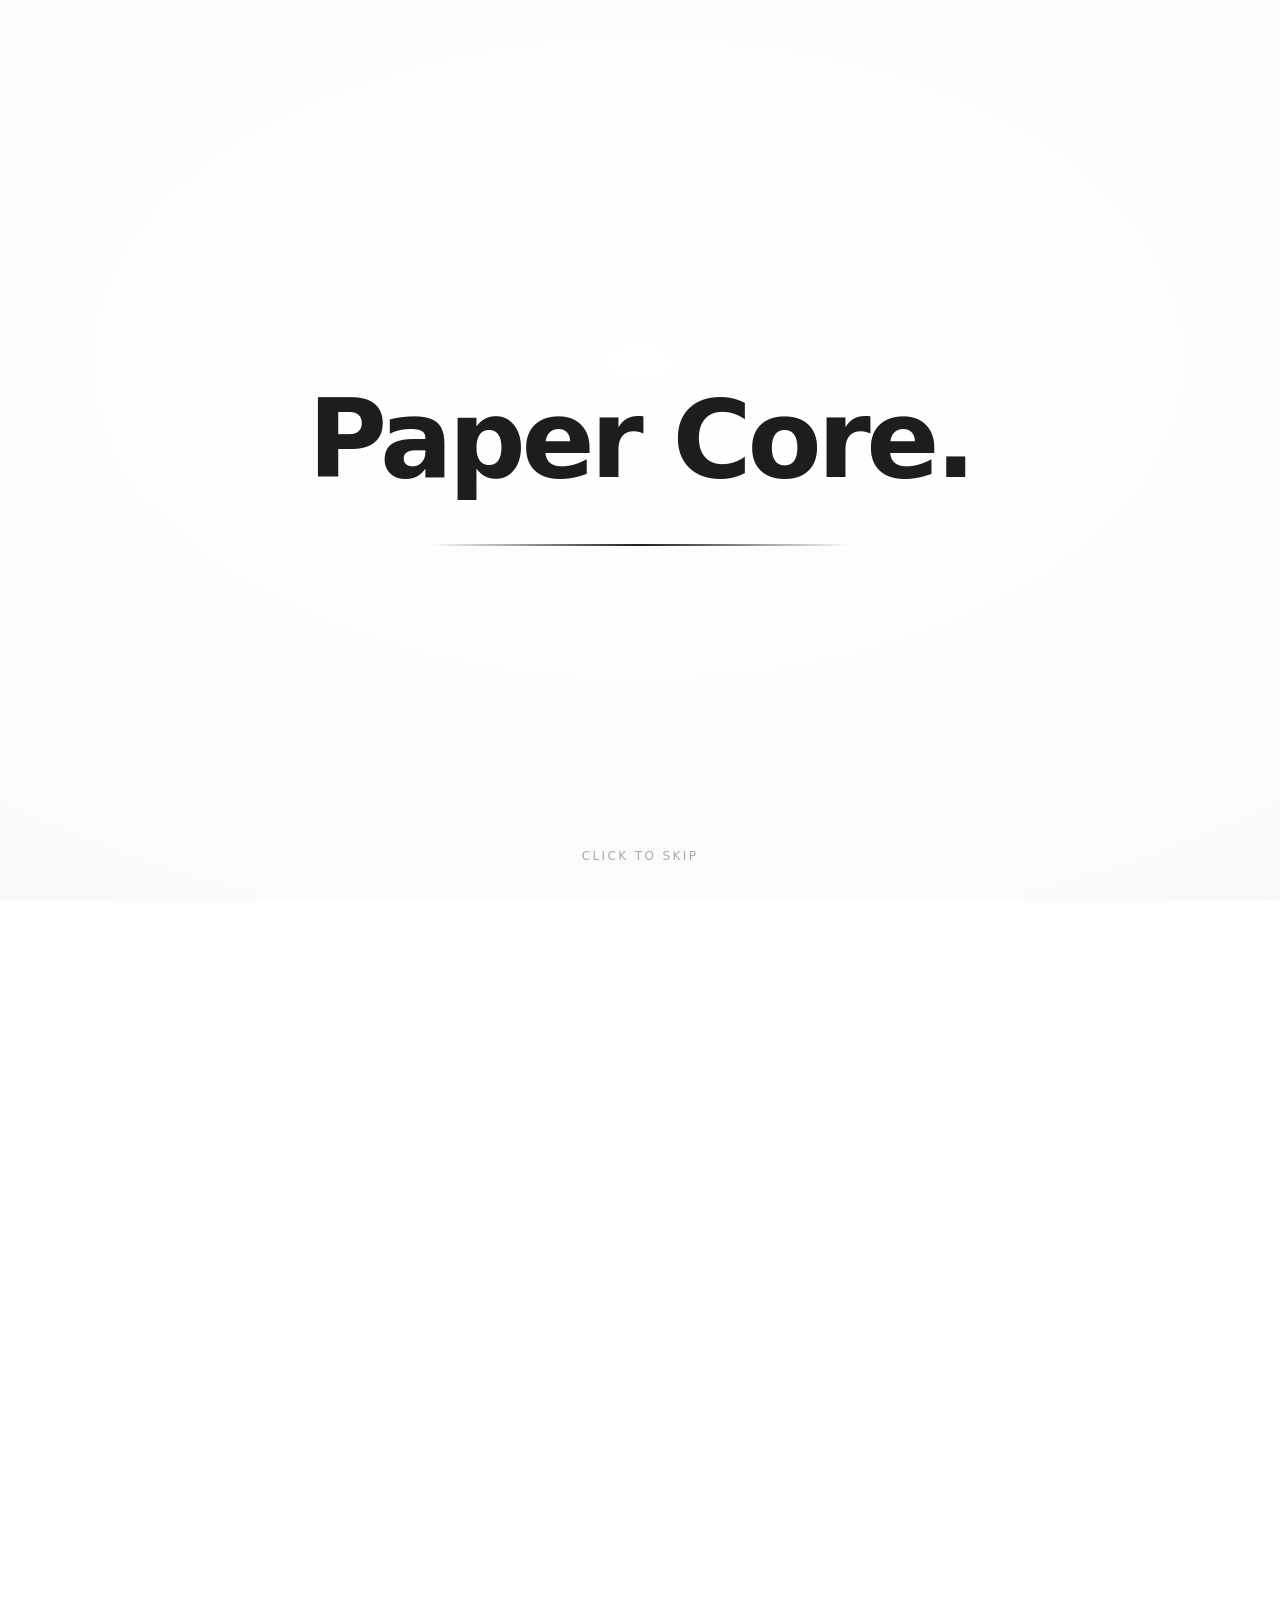
<file: brand/mono/index.html>
<!DOCTYPE html>
<html lang="en">
<head>
  <meta charset="UTF-8" />
  <meta name="viewport" content="width=device-width, initial-scale=1.0" />
  <title>Paper Core — A new way to understand papers.</title>
  <meta name="description" content="Paper Core extracts the core of any paper, preserves its structure and formulas, and lets you understand it faster. Local-first. Open source." />
  <link rel="stylesheet" href="style.css" />
</head>
<body>

  <!-- ============ SPLASH ============ -->
  <div class="splash" id="splash">
    <div class="splash-inner">
      <span class="splash-word">Paper&nbsp;Core.</span>
      <span class="splash-rule"></span>
    </div>
    <span class="splash-skip">Click to skip</span>
  </div>

  <!-- ============ SCROLL PROGRESS ============ -->
  <div class="progress" id="progress" aria-hidden="true"><span id="progressBar"></span></div>

  <!-- ============ NAV ============ -->
  <header class="nav" id="nav">
    <a class="nav-brand" href="#top">
      <span class="nav-dot"></span>
      <span>Paper&nbsp;Core</span>
    </a>
    <nav class="nav-links">
      <a href="#problem">Problem</a>
      <a href="#how">How</a>
      <a href="#features">Features</a>
      <a href="#demo">Demo</a>
      <a href="#faq">FAQ</a>
      <a class="nav-cta" href="https://github.com/drkiyira-dev/PaperCore" target="_blank" rel="noopener">GitHub</a>
    </nav>
  </header>

  <!-- ============ 1 · HERO ============ -->
  <section class="hero" id="top">
    <canvas class="hero-canvas" id="heroCanvas" aria-hidden="true"></canvas>
    <div class="hero-glow glow-a" data-parallax="0.18" aria-hidden="true"></div>
    <div class="hero-glow glow-b" data-parallax="0.10" aria-hidden="true"></div>
    <div class="hero-glow glow-c" data-parallax="0.26" aria-hidden="true"></div>
    <div class="spotlight" id="spotlight" aria-hidden="true"></div>
    <div class="grain" aria-hidden="true"></div>

    <div class="hero-inner">
      <p class="eyebrow reveal" data-reveal>Local-first · Open source</p>
      <h1 class="hero-title reveal" data-reveal>Paper&nbsp;Core.</h1>
      <p class="hero-sub reveal" data-reveal>A new way to understand papers.</p>
      <div class="hero-actions reveal" data-reveal>
        <a class="btn btn-primary" href="http://127.0.0.1:5003" target="_blank" rel="noopener">Try Paper Core</a>
        <a class="btn btn-ghost" href="https://github.com/drkiyira-dev/PaperCore" target="_blank" rel="noopener">View on GitHub</a>
      </div>
    </div>

    <a class="scroll-cue" href="#stats" aria-label="Scroll down">
      <span class="scroll-cue-line"></span>
    </a>
  </section>

  <!-- ============ 2 · STATS BAND ============ -->
  <section class="stats" id="stats">
    <div class="wrap stats-grid">
      <div class="stat reveal" data-reveal>
        <span class="stat-num" data-to="0.87" data-dec="2">0.00</span>
        <span class="stat-label">F1 · core extraction</span>
      </div>
      <div class="stat reveal" data-reveal>
        <span class="stat-num" data-to="100" data-suf="%">0</span>
        <span class="stat-label">runs on-device</span>
      </div>
      <div class="stat reveal" data-reveal>
        <span class="stat-num" data-to="28" data-suf="+">0</span>
        <span class="stat-label">salience rules</span>
      </div>
      <div class="stat reveal" data-reveal>
        <span class="stat-num" data-to="3">0</span>
        <span class="stat-label">scoring tiers</span>
      </div>
    </div>
  </section>

  <!-- ============ 3 · PROBLEM ============ -->
  <section class="problem" id="problem">
    <div class="wrap">
      <p class="eyebrow center reveal" data-reveal>The problem</p>
      <h2 class="big-statement reveal" data-reveal>
        Too many pages.<br /><span class="dim">Too little time.</span>
      </h2>
      <p class="lead center reveal" data-reveal>
        Research moves fast. Reading doesn't. Every paper buries its core under
        pages of setup, notation and prose — and the formulas you actually need
        are the first thing ordinary summaries lose.
      </p>
    </div>
  </section>

  <!-- ============ 4 · HOW IT WORKS (scrollytelling) ============ -->
  <section class="how" id="how">
    <div class="how-track">
      <div class="how-sticky">
        <div class="how-head">
          <p class="eyebrow center">How it works</p>
          <h2 class="section-title">Four steps. One core.</h2>
        </div>
        <div class="how-stage">
          <div class="how-visual" id="howVisual" data-active="0" aria-hidden="true">
            <div class="v-page v-p3"></div>
            <div class="v-page v-p2"></div>
            <div class="v-paper">
              <div class="v-beam"></div>
              <div class="v-phead">
                <span class="v-tag">Research paper · 14 pp.</span>
                <span class="v-tl"></span>
                <span class="v-tl short"></span>
              </div>
              <span class="v-ln w92"></span>
              <span class="v-ln w70 key"></span>
              <span class="v-ln w96"></span>
              <div class="v-fig"><span>Fig. 2 — results</span></div>
              <span class="v-ln w88 key"></span>
              <span class="v-ln w78"></span>
              <div class="v-fx">softmax(QKᵀ ∕ √d<sub>k</sub>)&thinsp;V</div>
              <span class="v-ln w54 key"></span>
              <span class="v-ln w84"></span>
            </div>
            <div class="v-digest">
              <span class="vd-title">Core summary</span>
              <span class="vd-ln"></span><span class="vd-ln"></span><span class="vd-ln short"></span>
              <div class="vd-chips"><span></span><span></span><span></span></div>
            </div>
          </div>
          <div class="how-right">
            <ol class="how-steps" id="howSteps">
              <li class="how-step" data-step="0"><span class="how-num">01</span><div class="how-sb"><b>Read everything</b><span>Dozens of pages, dense with setup and notation.</span></div></li>
              <li class="how-step" data-step="1"><span class="how-num">02</span><div class="how-sb"><b>Scan &amp; align</b><span>Paper Core reads the whole document, structure intact.</span></div></li>
              <li class="how-step" data-step="2"><span class="how-num">03</span><div class="how-sb"><b>Rank by salience</b><span>The claims, methods and results that matter light up.</span></div></li>
              <li class="how-step" data-step="3"><span class="how-num">04</span><div class="how-sb"><b>Distill the core</b><span>What's left is a digest you read in minutes.</span></div></li>
              <span class="how-rail" aria-hidden="true"><span class="how-rail-fill" id="howRailFill"></span></span>
            </ol>
          </div>
        </div>
        <div class="how-hint" id="howHint" aria-hidden="true">
          <span class="how-hint-txt">Scroll to advance</span>
          <span class="how-hint-arrow"></span>
        </div>
      </div>
    </div>
  </section>

  <!-- ============ 5 · FEATURES ============ -->
  <section class="features" id="features">
    <div class="wrap">
      <p class="eyebrow center reveal" data-reveal>What it does</p>
      <h2 class="section-title reveal" data-reveal>
        Extract the core. Preserve the structure. Understand faster.
      </h2>

      <div class="cards">
        <article class="card tilt reveal" data-reveal>
          <div class="card-icon icon-core" aria-hidden="true">
            <span class="ring r1"></span><span class="ring r2"></span><span class="ring r3"></span>
            <span class="core-dot"></span>
          </div>
          <h3>Extract&nbsp;the&nbsp;core</h3>
          <p>Salience-ranked extraction surfaces the claims, methods and results
             that matter — and quietly drops the boilerplate.</p>
        </article>

        <article class="card tilt reveal" data-reveal>
          <div class="card-icon icon-formula" aria-hidden="true">
            <span class="fx">∑</span>
            <span class="shield"></span>
          </div>
          <h3>Preserve&nbsp;the&nbsp;structure</h3>
          <p>Sections, equations and figures keep their shape. Formulas stay
             formulas — never flattened into broken text.</p>
        </article>

        <article class="card tilt reveal" data-reveal>
          <div class="card-icon icon-fast" aria-hidden="true">
            <span class="bar b1"></span><span class="bar b2"></span><span class="bar b3"></span>
          </div>
          <h3>Understand&nbsp;faster</h3>
          <p>A structured digest you read in minutes, every line anchored back
             to the exact passage in the original.</p>
        </article>
      </div>
    </div>
  </section>

  <!-- ============ 6 · BENTO ============ -->
  <section class="bento-sec" id="bento">
    <div class="wrap">
      <p class="eyebrow center reveal" data-reveal>Everything, at a glance</p>
      <h2 class="section-title reveal" data-reveal>Built around one idea: the core.</h2>

      <div class="bento">
        <div class="b-tile b-big tilt reveal" data-reveal>
          <span class="b-kicker">Local-first</span>
          <h3>Nothing leaves<br />your machine.</h3>
          <p>Extraction, ranking and scoring all run on your own device. The cloud is never required.</p>
          <div class="b-lockwrap" aria-hidden="true"><span class="b-lock">🔒</span></div>
        </div>
        <div class="b-tile tilt reveal" data-reveal>
          <span class="b-stat">0.87</span>
          <p>F1 on core-sentence extraction.</p>
        </div>
        <div class="b-tile tilt reveal" data-reveal>
          <span class="b-stat">28<i>+</i></span>
          <p>Hand-tuned salience rules, each explained in plain language.</p>
        </div>
        <div class="b-tile b-wide tilt reveal" data-reveal>
          <div class="b-formula">A(Q,K,V)=softmax<span class="paren">(</span><span class="frac"><span class="num">QK<sup>T</sup></span><span class="den">√d<sub>k</sub></span></span><span class="paren">)</span>&thinsp;V</div>
          <p>Formulas stay formulas — preserved, not flattened into broken text.</p>
        </div>
        <div class="b-tile tilt reveal" data-reveal>
          <span class="b-emoji" aria-hidden="true">あ/文</span>
          <p>Bilingual papers — English &amp; 中文 — read cleanly.</p>
        </div>
        <div class="b-tile tilt reveal" data-reveal>
          <span class="b-emoji" aria-hidden="true">⌁</span>
          <p>Scanned PDFs handled with on-device OCR.</p>
        </div>
        <div class="b-tile b-wide tilt reveal" data-reveal>
          <span class="b-kicker">Open source</span>
          <h3>MIT-licensed. Audit every line.</h3>
          <p>The whole pipeline is on GitHub — no black box.</p>
        </div>
      </div>
    </div>
  </section>

  <!-- ============ 7 · DEMO ============ -->
  <section class="demo" id="demo">
    <div class="wrap">
      <p class="eyebrow center reveal" data-reveal>See it work</p>
      <h2 class="section-title reveal" data-reveal>From 14 pages to the part that matters.</h2>

      <div class="demo-stage reveal" data-reveal>
        <div class="paper" id="paperPane">
          <div class="scan-beam" id="scanBeam" aria-hidden="true"></div>
          <p class="paper-title">Attention-Guided Sparse Transformers<br />for Long-Document Retrieval</p>
          <p class="paper-auth">J. Rivera, A. Köhler, M. Tan · 2025</p>
          <span class="ln w90"></span><span class="ln w98"></span><span class="ln w72"></span>
          <span class="ln w95"></span><span class="ln w60"></span>
          <div class="paper-fig"><span>Fig. 3 — Retrieval latency vs. document length</span></div>
          <span class="ln w88"></span><span class="ln w93"></span><span class="ln w50"></span>
          <div class="paper-formula">A(Q,K,V)=softmax(QKᵀ⁄√d<sub>k</sub>)·M&thinsp;V</div>
          <span class="ln w96"></span><span class="ln w70"></span><span class="ln w84"></span>
          <span class="ln w40"></span>
        </div>

        <div class="output" id="outputPane">
          <div class="out-head">
            <span class="out-status" id="outStatus">● analysing</span>
            <span class="demo-dots" id="demoDots" aria-hidden="true"><i></i><i></i><i></i></span>
            <span class="out-meta">Paper&nbsp;Core</span>
          </div>
          <h4 class="out-label">Core summary</h4>
          <p class="typed" id="typeTarget"></p>
          <h4 class="out-label delay-kw">Keywords</h4>
          <div class="chips" id="kwChips"></div>
          <h4 class="out-label delay-fx">Preserved formula</h4>
          <div class="out-formula" id="formulaOut">
            Attention(Q,K,V)=softmax<span class="paren">(</span>
            <span class="frac"><span class="num">QK<sup>T</sup></span><span class="den">√d<sub>k</sub></span></span>
            <span class="paren">)</span>&thinsp;M&thinsp;V
          </div>
        </div>
      </div>
    </div>
  </section>

  <!-- ============ 8 · BEFORE / AFTER ============ -->
  <section class="ba" id="ba">
    <div class="wrap">
      <p class="eyebrow center reveal" data-reveal>Before &amp; after</p>
      <h2 class="section-title reveal" data-reveal>Drag to see the difference.</h2>

      <div class="ba-stage reveal" id="baStage" data-reveal>
        <div class="ba-pane ba-before">
          <span class="ba-badge ba-badge-r">Original · 14 pages</span>
          <div class="ba-dense">
            <span class="ln w92"></span><span class="ln w98"></span><span class="ln w85"></span><span class="ln w95"></span>
            <span class="ln w70"></span><span class="ln w90"></span><span class="ln w99"></span><span class="ln w60"></span>
            <span class="ln w88"></span><span class="ln w94"></span><span class="ln w76"></span><span class="ln w91"></span>
            <span class="ln w97"></span><span class="ln w65"></span><span class="ln w89"></span><span class="ln w50"></span>
            <span class="ln w93"></span><span class="ln w84"></span><span class="ln w96"></span><span class="ln w72"></span>
          </div>
        </div>
        <div class="ba-pane ba-after" id="baAfter">
          <span class="ba-badge">Paper&nbsp;Core</span>
          <div class="ba-digest">
            <h4>Core summary</h4>
            <p>A sparse attention mechanism scales long-document retrieval to
               O(n&nbsp;log&nbsp;n), cutting latency 4.1× with near-dense recall.</p>
            <div class="ba-chips"><span>sparse attention</span><span>O(n log n)</span><span>4.1× faster</span></div>
            <div class="ba-fx">softmax<span class="paren">(</span><span class="frac"><span class="num">QK<sup>T</sup></span><span class="den">√d<sub>k</sub></span></span><span class="paren">)</span>&thinsp;V</div>
          </div>
        </div>
        <div class="ba-divider" id="baDivider"><span class="ba-knob" aria-hidden="true">⇄</span></div>
      </div>
    </div>
  </section>

  <!-- ============ 9 · PIPELINE ============ -->
  <section class="pipe" id="pipe">
    <div class="wrap">
      <p class="eyebrow center reveal" data-reveal>Under the hood</p>
      <h2 class="section-title reveal" data-reveal>A local pipeline, end to end.</h2>

      <div class="pipe-flow" id="pipeFlow">
        <div class="pnode">
          <span class="pn-ic"><svg viewBox="0 0 24 24" fill="none" stroke="currentColor" stroke-width="1.8" stroke-linecap="round" stroke-linejoin="round"><path d="M14 3H7a2 2 0 0 0-2 2v14a2 2 0 0 0 2 2h10a2 2 0 0 0 2-2V8z"/><path d="M14 3v5h5"/><path d="M8.5 13h7M8.5 16.5h4.5"/></svg></span>
          <b>PDF</b><span>Any paper</span>
        </div>
        <span class="plink"></span>
        <div class="pnode">
          <span class="pn-ic"><svg viewBox="0 0 24 24" fill="none" stroke="currentColor" stroke-width="1.8" stroke-linecap="round" stroke-linejoin="round"><path d="M12 3.5v9.5"/><path d="M8 9.5l4 4 4-4"/><path d="M5 19h14"/></svg></span>
          <b>Extract</b><span>Text · tables · figures</span>
        </div>
        <span class="plink"></span>
        <div class="pnode">
          <span class="pn-ic"><svg viewBox="0 0 24 24" fill="none" stroke="currentColor" stroke-width="1.8" stroke-linecap="round" stroke-linejoin="round"><circle cx="12" cy="12" r="8"/><circle cx="12" cy="12" r="3.6"/><circle cx="12" cy="12" r="1.1" fill="currentColor" stroke="none"/></svg></span>
          <b>Salience</b><span>Rank what matters</span>
        </div>
        <span class="plink"></span>
        <div class="pnode">
          <span class="pn-ic"><svg viewBox="0 0 24 24" fill="none" stroke="currentColor" stroke-width="1.8" stroke-linecap="round" stroke-linejoin="round"><path d="M9 6h11M9 12h11M9 18h11"/><circle cx="4.5" cy="6" r="1.3" fill="currentColor" stroke="none"/><circle cx="4.5" cy="12" r="1.3" fill="currentColor" stroke="none"/><circle cx="4.5" cy="18" r="1.3" fill="currentColor" stroke="none"/></svg></span>
          <b>Structure</b><span>Keep formulas &amp; sections</span>
        </div>
        <span class="plink"></span>
        <div class="pnode">
          <span class="pn-ic"><svg viewBox="0 0 24 24" fill="none" stroke="currentColor" stroke-width="1.8" stroke-linecap="round" stroke-linejoin="round"><circle cx="12" cy="12" r="8.5"/><path d="M8.5 12.5l2.5 2.5 4.5-5.5"/></svg></span>
          <b>Digest</b><span>Read in minutes</span>
        </div>
      </div>
    </div>
  </section>

  <!-- ============ 10 · PRIVACY ============ -->
  <section class="priv" id="priv">
    <div class="wrap priv-grid">
      <div class="priv-visual reveal" data-reveal aria-hidden="true">
        <div class="device">
          <div class="device-screen"><span class="device-lock">🔒</span></div>
          <div class="device-base"></div>
        </div>
        <div class="cloud-no">
          <span class="cloud">☁</span>
          <span class="cloud-slash"></span>
        </div>
        <span class="dot-line d1"></span><span class="dot-line d2"></span>
      </div>
      <div class="priv-copy">
        <p class="eyebrow reveal" data-reveal>Local-first</p>
        <h2 class="section-title left reveal" data-reveal>Your papers never leave your device.</h2>
        <ul class="priv-list">
          <li class="reveal" data-reveal>No uploads, no accounts, no tracking</li>
          <li class="reveal" data-reveal>Runs fully offline — even on a plane</li>
          <li class="reveal" data-reveal>Optional local LLM; the cloud is never required</li>
          <li class="reveal" data-reveal>Open source — audit every line yourself</li>
        </ul>
      </div>
    </div>
  </section>

  <!-- ============ 11 · MARQUEE ============ -->
  <div class="marquee" aria-hidden="true">
    <div class="marquee-track">
      <span>PDF</span><span>·</span><span>Scanned pages</span><span>·</span><span>Bilingual EN / 中文</span><span>·</span>
      <span>Formulas</span><span>·</span><span>Long documents</span><span>·</span><span>Tables</span><span>·</span>
      <span>Figures</span><span>·</span><span>LaTeX</span><span>·</span>
      <span>PDF</span><span>·</span><span>Scanned pages</span><span>·</span><span>Bilingual EN / 中文</span><span>·</span>
      <span>Formulas</span><span>·</span><span>Long documents</span><span>·</span><span>Tables</span><span>·</span>
      <span>Figures</span><span>·</span><span>LaTeX</span><span>·</span>
    </div>
  </div>

  <!-- ============ 12 · FAQ ============ -->
  <section class="faq" id="faq">
    <div class="wrap faq-wrap">
      <p class="eyebrow center reveal" data-reveal>Questions</p>
      <h2 class="section-title reveal" data-reveal>Good questions, straight answers.</h2>

      <div class="faq-list reveal" data-reveal>
        <details class="faq-item">
          <summary>Is this just a ChatGPT wrapper?<span class="faq-ic" aria-hidden="true"></span></summary>
          <div class="faq-a"><p>No. The salience ranking and rule engine run locally and do the core work. A large language model is optional and off by default — Paper Core works fully with it switched off.</p></div>
        </details>
        <details class="faq-item">
          <summary>How is my privacy protected?<span class="faq-ic" aria-hidden="true"></span></summary>
          <div class="faq-a"><p>Everything runs on your own machine. Nothing is uploaded, there are no accounts, and it works completely offline. You can read the source to confirm it.</p></div>
        </details>
        <details class="faq-item">
          <summary>What kinds of papers can it read?<span class="faq-ic" aria-hidden="true"></span></summary>
          <div class="faq-a"><p>Native and scanned PDFs (via on-device OCR), bilingual English / 中文 documents, long papers, and content with formulas, tables and figures.</p></div>
        </details>
        <details class="faq-item">
          <summary>Is it free and open source?<span class="faq-ic" aria-hidden="true"></span></summary>
          <div class="faq-a"><p>Yes. Paper Core is MIT-licensed and the full pipeline is on GitHub — nothing is hidden behind a service.</p></div>
        </details>
        <details class="faq-item">
          <summary>Does it replace reading the paper?<span class="faq-ic" aria-hidden="true"></span></summary>
          <div class="faq-a"><p>No — it surfaces the core and anchors every line back to the original passage, so you spend your reading time on what actually matters.</p></div>
        </details>
      </div>
    </div>
  </section>

  <!-- ============ 13 · CLOSING ============ -->
  <section class="closing" id="closing">
    <div class="hero-glow glow-d" data-parallax="0.2" aria-hidden="true"></div>
    <div class="wrap center">
      <h2 class="closing-title reveal" data-reveal>Paper&nbsp;Core.</h2>
      <p class="closing-sub reveal" data-reveal>Read less. Understand more.</p>
      <div class="hero-actions center reveal" data-reveal>
        <a class="btn btn-primary" href="http://127.0.0.1:5003" target="_blank" rel="noopener">Try Paper Core</a>
        <a class="btn btn-ghost" href="https://github.com/drkiyira-dev/PaperCore" target="_blank" rel="noopener">View on GitHub</a>
      </div>
    </div>
  </section>

  <footer class="foot">
    <span>Paper Core</span>
    <span class="foot-mid">Local-first · Open source · MIT</span>
    <a href="https://github.com/drkiyira-dev/PaperCore" target="_blank" rel="noopener">github.com/drkiyira-dev/PaperCore</a>
  </footer>

  <script src="script.js"></script>
</body>
</html>
</file>
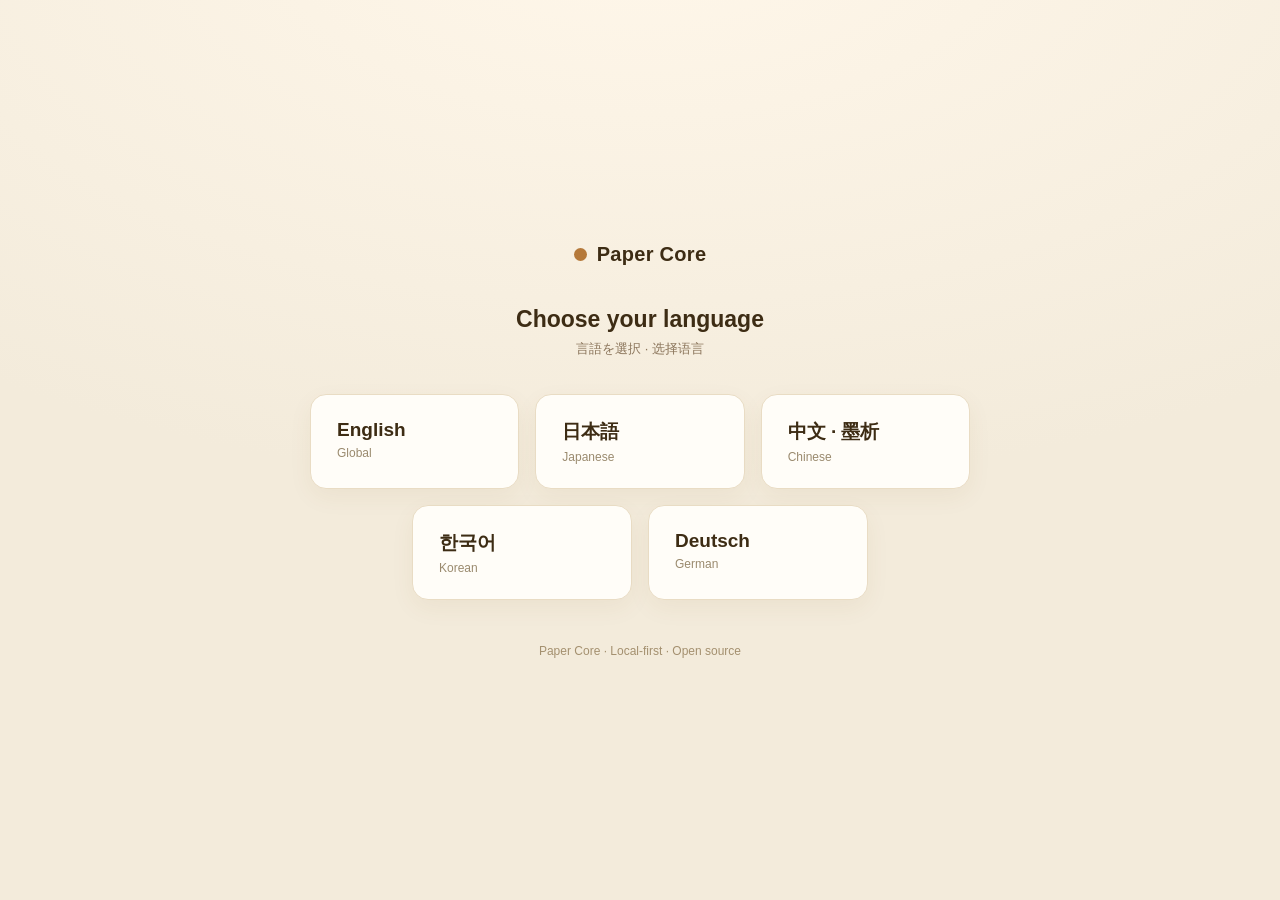
<file: brand/regions/index.html>
<!DOCTYPE html>
<html lang="en">
<head>
  <meta charset="UTF-8" />
  <meta name="viewport" content="width=device-width, initial-scale=1.0" />
  <title>Paper Core — Choose your language</title>
  <style>
    * { box-sizing: border-box; margin: 0; padding: 0; }
    body {
      min-height: 100vh; display: flex; flex-direction: column;
      align-items: center; justify-content: center; padding: 48px 20px;
      background: radial-gradient(1100px 560px at 50% -8%, #fff7ea, #f3ebdb);
      font-family: -apple-system, BlinkMacSystemFont, "Segoe UI", "Hiragino Sans", "Microsoft YaHei", sans-serif;
      color: #3d2c14;
    }
    .pc-logo { display: flex; align-items: center; gap: 10px; margin-bottom: 40px; }
    .pc-dot { width: 13px; height: 13px; border-radius: 50%; background: #b5793a; }
    .pc-name { font-size: 20px; font-weight: 600; letter-spacing: .3px; }
    h1 { font-size: 23px; font-weight: 600; margin-bottom: 7px; text-align: center; }
    .sub { font-size: 13px; color: #8a745a; margin-bottom: 36px; text-align: center; }
    .langs { display: flex; flex-wrap: wrap; gap: 16px; justify-content: center; max-width: 660px; width: 100%; }
    .lang {
      display: flex; flex-direction: column; gap: 5px; flex: 1 1 170px; max-width: 220px;
      padding: 24px 26px; background: #fffdf8; border: 1px solid #e9dcc4; border-radius: 16px;
      text-decoration: none; color: inherit; box-shadow: 0 8px 24px rgba(120, 80, 20, .06);
      transition: transform .15s ease, box-shadow .15s ease, border-color .15s ease;
    }
    .lang:hover { transform: translateY(-3px); box-shadow: 0 16px 38px rgba(120, 80, 20, .14); border-color: #cf9450; }
    .lang-name { font-size: 19px; font-weight: 600; }
    .lang-en { font-size: 12px; color: #9a8a6e; }
    .foot { margin-top: 44px; font-size: 12px; color: #a4906f; }
    .foot a { color: inherit; text-decoration: none; }
  </style>
</head>
<body>
  <div class="pc-logo"><span class="pc-dot"></span><span class="pc-name">Paper&nbsp;Core</span></div>
  <h1>Choose your language</h1>
  <p class="sub">言語を選択 · 选择语言</p>
  <div class="langs">
    <a class="lang" href="/brand/en/"><span class="lang-name">English</span><span class="lang-en">Global</span></a>
    <a class="lang" href="/brand/ja/"><span class="lang-name">日本語</span><span class="lang-en">Japanese</span></a>
    <a class="lang" href="/brand/zh/"><span class="lang-name">中文 · 墨析</span><span class="lang-en">Chinese</span></a>
    <a class="lang" href="/brand/ko/"><span class="lang-name">한국어</span><span class="lang-en">Korean</span></a>
    <a class="lang" href="/brand/de/"><span class="lang-name">Deutsch</span><span class="lang-en">German</span></a>
  </div>
  <p class="foot"><a href="/brand/en/">Paper Core</a> · Local-first · Open source</p>
</body>
</html>
</file>
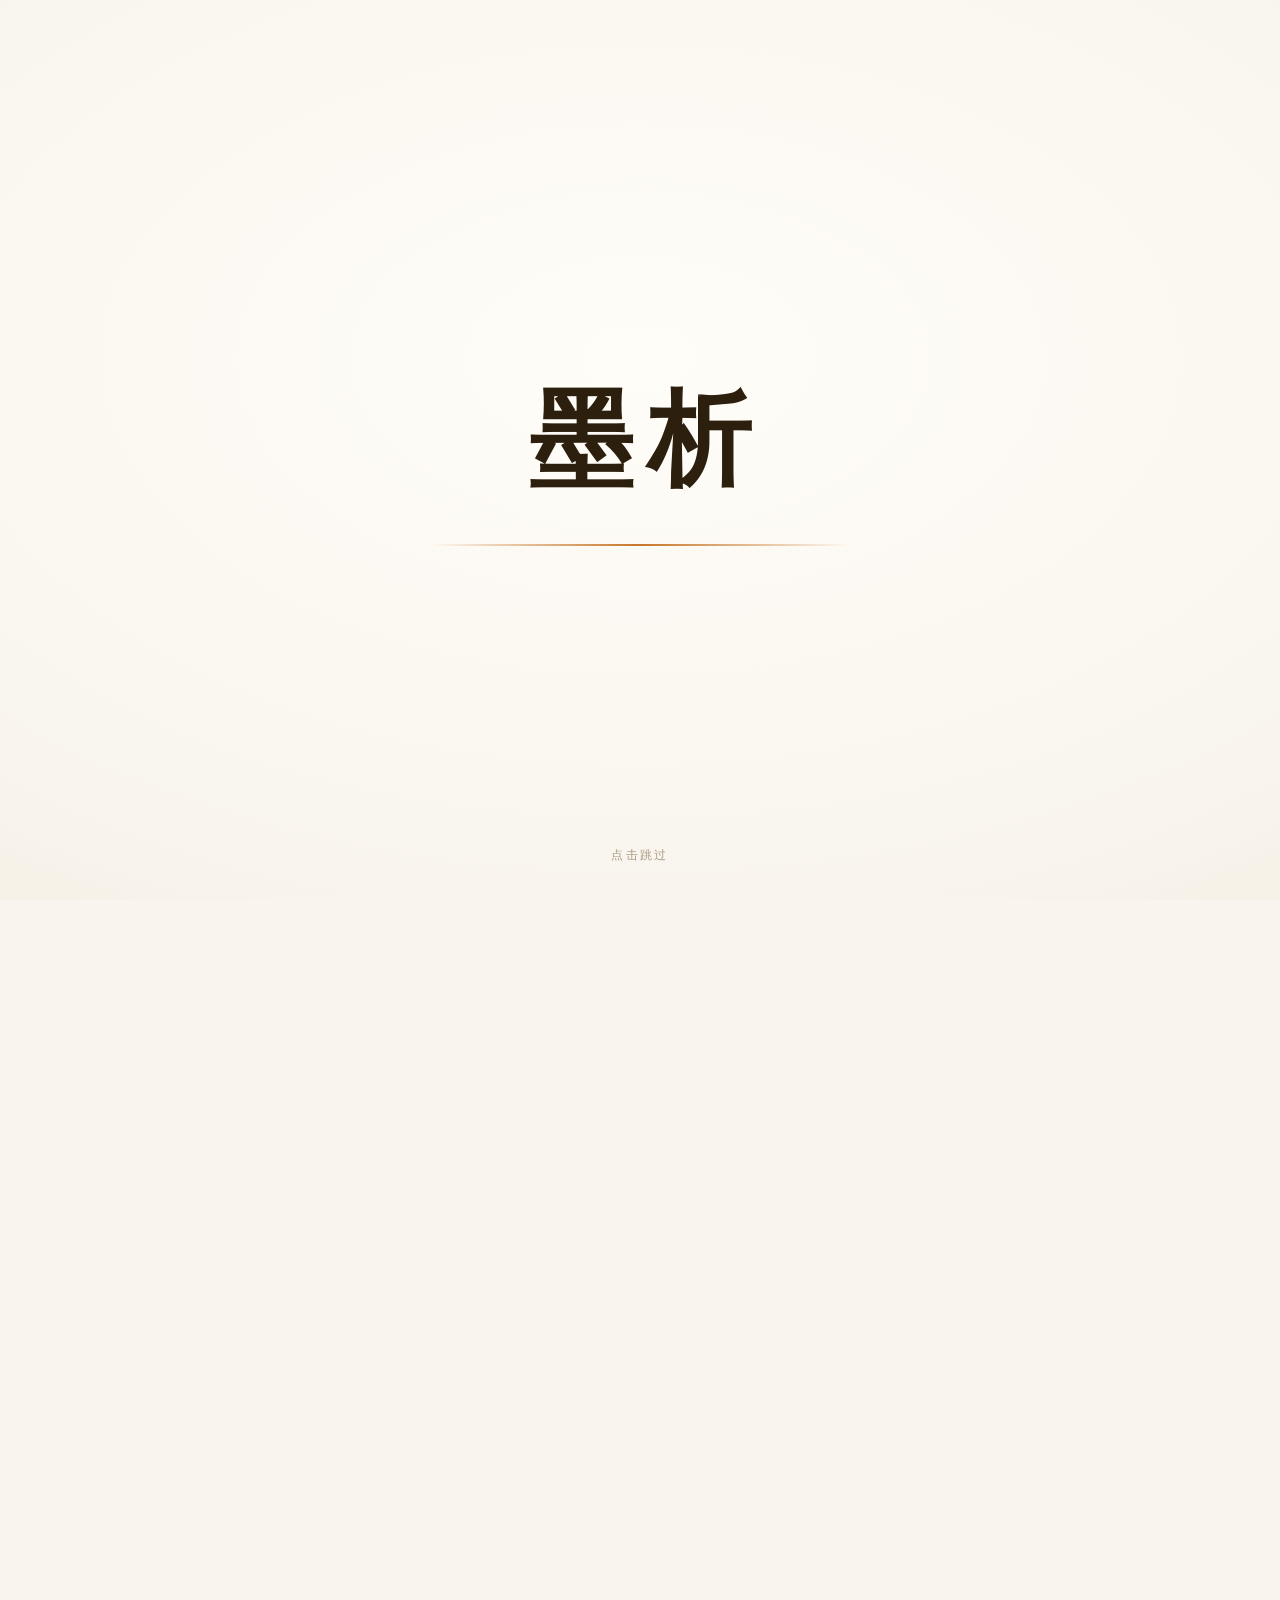
<file: brand/zh/index.html>
<!DOCTYPE html>
<html lang="zh-CN">
<head>
  <meta charset="UTF-8" />
  <meta name="viewport" content="width=device-width, initial-scale=1.0" />
  <title>墨析 Paper Core — 论文的核心，几分钟读懂。</title>
  <meta name="description" content="墨析（Paper Core）提取论文核心，保留结构与公式，让你更快读懂。本地优先，开源。" />
  <link rel="stylesheet" href="style.css" />
</head>
<body>

  <!-- ============ SPLASH ============ -->
  <div class="splash" id="splash">
    <div class="splash-inner">
      <span class="splash-word">墨析</span>
      <span class="splash-rule"></span>
    </div>
    <span class="splash-skip">点击跳过</span>
  </div>

  <!-- ============ SCROLL PROGRESS ============ -->
  <div class="progress" id="progress" aria-hidden="true"><span id="progressBar"></span></div>

  <!-- ============ NAV ============ -->
  <header class="nav" id="nav">
    <a class="nav-brand" href="#top">
      <span class="nav-dot"></span>
      <span class="nav-brand-lock"><span class="nav-brand-zh">墨析</span><span class="nav-brand-latin">Paper&nbsp;Core</span></span>
    </a>
    <nav class="nav-links">
      <a href="#problem">问题</a>
      <a href="#how">原理</a>
      <a href="#features">功能</a>
      <a href="#demo">演示</a>
      <a href="#faq">常见问题</a>
      <a class="nav-cta" href="https://github.com/drkiyira-dev/PaperCore" target="_blank" rel="noopener">GitHub</a>
      <details class="nav-lang">
        <summary aria-label="语言切换"><span class="nav-lang-globe" aria-hidden="true">🌐</span><span class="nav-lang-cur">中文</span><span class="nav-lang-caret" aria-hidden="true"></span></summary>
        <div class="nav-lang-menu" role="menu">
          <a role="menuitem" href="/brand/en/">English</a>
          <a role="menuitem" href="/brand/ja/">日本語</a>
          <a role="menuitem" href="/brand/zh/" class="is-current" aria-current="true">中文 · 墨析</a>
          <a role="menuitem" href="/brand/ko/">한국어</a>
          <a role="menuitem" href="/brand/de/">Deutsch</a>
        </div>
      </details>
    </nav>
  </header>

  <!-- ============ 1 · HERO ============ -->
  <section class="hero" id="top">
    <canvas class="hero-canvas" id="heroCanvas" aria-hidden="true"></canvas>
    <div class="hero-glow glow-a" data-parallax="0.18" aria-hidden="true"></div>
    <div class="hero-glow glow-b" data-parallax="0.10" aria-hidden="true"></div>
    <div class="hero-glow glow-c" data-parallax="0.26" aria-hidden="true"></div>
    <div class="spotlight" id="spotlight" aria-hidden="true"></div>
    <div class="grain" aria-hidden="true"></div>

    <div class="hero-inner">
      <p class="eyebrow reveal" data-reveal>本地优先 · 开源</p>
      <h1 class="hero-title reveal" data-reveal>墨析</h1>
      <p class="hero-sub reveal" data-reveal>读懂论文的新方式。</p>
      <div class="hero-actions reveal" data-reveal>
        <a class="btn btn-primary" href="http://127.0.0.1:5003" target="_blank" rel="noopener">试用墨析</a>
        <a class="btn btn-ghost" href="https://github.com/drkiyira-dev/PaperCore" target="_blank" rel="noopener">在 GitHub 查看</a>
      </div>
    </div>

    <a class="scroll-cue" href="#stats" aria-label="向下滚动">
      <span class="scroll-cue-line"></span>
    </a>
  </section>

  <!-- ============ 2 · STATS BAND ============ -->
  <section class="stats" id="stats">
    <div class="wrap stats-grid">
      <div class="stat reveal" data-reveal>
        <span class="stat-num" data-to="0.87" data-dec="2">0.00</span>
        <span class="stat-label">F1 · 核心提取</span>
      </div>
      <div class="stat reveal" data-reveal>
        <span class="stat-num" data-to="100" data-suf="%">0</span>
        <span class="stat-label">本地运行</span>
      </div>
      <div class="stat reveal" data-reveal>
        <span class="stat-num" data-to="28" data-suf="+">0</span>
        <span class="stat-label">显著度规则</span>
      </div>
      <div class="stat reveal" data-reveal>
        <span class="stat-num" data-to="3">0</span>
        <span class="stat-label">评分档位</span>
      </div>
    </div>
  </section>

  <!-- ============ 3 · PROBLEM ============ -->
  <section class="problem" id="problem">
    <div class="wrap">
      <p class="eyebrow center reveal" data-reveal>问题</p>
      <h2 class="big-statement reveal" data-reveal>
        页数太多。<br /><span class="dim">时间太少。</span>
      </h2>
      <p class="lead center reveal" data-reveal>
        研究日新月异，阅读却快不起来。每篇论文都把核心埋在大段铺垫、记号与行文之下——
        而你真正需要的公式，往往是普通摘要最先丢掉的东西。
      </p>
    </div>
  </section>

  <!-- ============ 4 · HOW IT WORKS (scrollytelling) ============ -->
  <section class="how" id="how">
    <div class="how-track">
      <div class="how-sticky">
        <div class="how-head">
          <p class="eyebrow center">工作原理</p>
          <h2 class="section-title">四步，直达核心。</h2>
        </div>
        <div class="how-stage">
          <div class="how-visual" id="howVisual" data-active="0" aria-hidden="true">
            <div class="v-page v-p3"></div>
            <div class="v-page v-p2"></div>
            <div class="v-paper">
              <div class="v-beam"></div>
              <div class="v-phead">
                <span class="v-tag">研究论文 · 14 页</span>
                <span class="v-tl"></span>
                <span class="v-tl short"></span>
              </div>
              <span class="v-ln w92"></span>
              <span class="v-ln w70 key"></span>
              <span class="v-ln w96"></span>
              <div class="v-fig"><span>图2 — 结果</span></div>
              <span class="v-ln w88 key"></span>
              <span class="v-ln w78"></span>
              <div class="v-fx">softmax(QKᵀ ∕ √d<sub>k</sub>)&thinsp;V</div>
              <span class="v-ln w54 key"></span>
              <span class="v-ln w84"></span>
            </div>
            <div class="v-digest">
              <span class="vd-title">核心摘要</span>
              <span class="vd-ln"></span><span class="vd-ln"></span><span class="vd-ln short"></span>
              <div class="vd-chips"><span></span><span></span><span></span></div>
            </div>
          </div>
          <div class="how-right">
            <ol class="how-steps" id="howSteps">
              <li class="how-step" data-step="0"><span class="how-num">01</span><div class="how-sb"><b>通读全文</b><span>几十页，满是铺垫与记号。</span></div></li>
              <li class="how-step" data-step="1"><span class="how-num">02</span><div class="how-sb"><b>扫描对齐</b><span>墨析读取整篇文档，结构完整保留。</span></div></li>
              <li class="how-step" data-step="2"><span class="how-num">03</span><div class="how-sb"><b>按显著度排序</b><span>重要的论点、方法与结果被点亮。</span></div></li>
              <li class="how-step" data-step="3"><span class="how-num">04</span><div class="how-sb"><b>提炼核心</b><span>剩下的，是几分钟就能读完的摘要。</span></div></li>
              <span class="how-rail" aria-hidden="true"><span class="how-rail-fill" id="howRailFill"></span></span>
            </ol>
          </div>
        </div>
        <div class="how-hint" id="howHint" aria-hidden="true">
          <span class="how-hint-txt">滚动继续</span>
          <span class="how-hint-arrow"></span>
        </div>
      </div>
    </div>
  </section>

  <!-- ============ 5 · FEATURES ============ -->
  <section class="features" id="features">
    <div class="wrap">
      <p class="eyebrow center reveal" data-reveal>它能做什么</p>
      <h2 class="section-title reveal" data-reveal>
        提取核心。保留结构。读得更快。
      </h2>

      <div class="cards">
        <article class="card tilt reveal" data-reveal>
          <div class="card-icon icon-core" aria-hidden="true">
            <span class="ring r1"></span><span class="ring r2"></span><span class="ring r3"></span>
            <span class="core-dot"></span>
          </div>
          <h3>提取核心</h3>
          <p>按显著度排序的提取，浮现真正重要的论点、方法与结果，
             悄悄滤掉套话。</p>
        </article>

        <article class="card tilt reveal" data-reveal>
          <div class="card-icon icon-formula" aria-hidden="true">
            <span class="fx">∑</span>
            <span class="shield"></span>
          </div>
          <h3>保留结构</h3>
          <p>章节、公式、图表保持原样。公式仍是公式——
             绝不被压成断裂的文本。</p>
        </article>

        <article class="card tilt reveal" data-reveal>
          <div class="card-icon icon-fast" aria-hidden="true">
            <span class="bar b1"></span><span class="bar b2"></span><span class="bar b3"></span>
          </div>
          <h3>读得更快</h3>
          <p>几分钟读完的结构化摘要，每一行都锚回原文
             对应段落。</p>
        </article>
      </div>
    </div>
  </section>

  <!-- ============ 6 · BENTO ============ -->
  <section class="bento-sec" id="bento">
    <div class="wrap">
      <p class="eyebrow center reveal" data-reveal>一目了然</p>
      <h2 class="section-title reveal" data-reveal>只围绕一件事：核心。</h2>

      <div class="bento">
        <div class="b-tile b-big tilt reveal" data-reveal>
          <span class="b-kicker">本地优先</span>
          <h3>数据，<br />不出你的电脑。</h3>
          <p>提取、排序与评分全在你自己的设备上运行。从不需要云端。</p>
          <div class="b-lockwrap" aria-hidden="true"><span class="b-lock">🔒</span></div>
        </div>
        <div class="b-tile tilt reveal" data-reveal>
          <span class="b-stat">0.87</span>
          <p>核心句提取的 F1 分数。</p>
        </div>
        <div class="b-tile tilt reveal" data-reveal>
          <span class="b-stat">28<i>+</i></span>
          <p>手工调校的显著度规则，每条都有白话解释。</p>
        </div>
        <div class="b-tile b-wide tilt reveal" data-reveal>
          <div class="b-formula">A(Q,K,V)=softmax<span class="paren">(</span><span class="frac"><span class="num">QK<sup>T</sup></span><span class="den">√d<sub>k</sub></span></span><span class="paren">)</span>&thinsp;V</div>
          <p>公式仍是公式——保留，不压成断裂文本。</p>
        </div>
        <div class="b-tile tilt reveal" data-reveal>
          <span class="b-emoji" aria-hidden="true">中/A</span>
          <p>中英双语论文，干净读取。</p>
        </div>
        <div class="b-tile tilt reveal" data-reveal>
          <span class="b-emoji" aria-hidden="true">⌁</span>
          <p>扫描版 PDF 也能用本地 OCR 处理。</p>
        </div>
        <div class="b-tile b-wide tilt reveal" data-reveal>
          <span class="b-kicker">开源</span>
          <h3>MIT 许可。每行代码都可审查。</h3>
          <p>整条管线都在 GitHub——没有黑箱。</p>
        </div>
      </div>
    </div>
  </section>

  <!-- ============ 7 · DEMO ============ -->
  <section class="demo" id="demo">
    <div class="wrap">
      <p class="eyebrow center reveal" data-reveal>看它运作</p>
      <h2 class="section-title reveal" data-reveal>从 14 页，到真正要紧的部分。</h2>

      <div class="demo-stage reveal" data-reveal>
        <div class="paper" id="paperPane">
          <div class="scan-beam" id="scanBeam" aria-hidden="true"></div>
          <p class="paper-title">面向长文档检索的<br />注意力引导稀疏 Transformer</p>
          <p class="paper-auth">李伟、王芳、陈昊 · 2025</p>
          <span class="ln w90"></span><span class="ln w98"></span><span class="ln w72"></span>
          <span class="ln w95"></span><span class="ln w60"></span>
          <div class="paper-fig"><span>图3 — 检索延迟 vs. 文档长度</span></div>
          <span class="ln w88"></span><span class="ln w93"></span><span class="ln w50"></span>
          <div class="paper-formula">A(Q,K,V)=softmax(QKᵀ⁄√d<sub>k</sub>)·M&thinsp;V</div>
          <span class="ln w96"></span><span class="ln w70"></span><span class="ln w84"></span>
          <span class="ln w40"></span>
        </div>

        <div class="output" id="outputPane">
          <div class="out-head">
            <span class="out-status" id="outStatus">● 分析中</span>
            <span class="demo-dots" id="demoDots" aria-hidden="true"><i></i><i></i><i></i></span>
            <span class="out-meta">墨析</span>
          </div>
          <h4 class="out-label">核心摘要</h4>
          <p class="typed" id="typeTarget"></p>
          <h4 class="out-label delay-kw">关键词</h4>
          <div class="chips" id="kwChips"></div>
          <h4 class="out-label delay-fx">保留的公式</h4>
          <div class="out-formula" id="formulaOut">
            Attention(Q,K,V)=softmax<span class="paren">(</span>
            <span class="frac"><span class="num">QK<sup>T</sup></span><span class="den">√d<sub>k</sub></span></span>
            <span class="paren">)</span>&thinsp;M&thinsp;V
          </div>
        </div>
      </div>
    </div>
  </section>

  <!-- ============ 8 · BEFORE / AFTER ============ -->
  <section class="ba" id="ba">
    <div class="wrap">
      <p class="eyebrow center reveal" data-reveal>前后对比</p>
      <h2 class="section-title reveal" data-reveal>拖动，看看差别。</h2>

      <div class="ba-stage reveal" id="baStage" data-reveal>
        <div class="ba-pane ba-before">
          <span class="ba-badge ba-badge-r">原文 · 14 页</span>
          <div class="ba-dense">
            <span class="ln w92"></span><span class="ln w98"></span><span class="ln w85"></span><span class="ln w95"></span>
            <span class="ln w70"></span><span class="ln w90"></span><span class="ln w99"></span><span class="ln w60"></span>
            <span class="ln w88"></span><span class="ln w94"></span><span class="ln w76"></span><span class="ln w91"></span>
            <span class="ln w97"></span><span class="ln w65"></span><span class="ln w89"></span><span class="ln w50"></span>
            <span class="ln w93"></span><span class="ln w84"></span><span class="ln w96"></span><span class="ln w72"></span>
          </div>
        </div>
        <div class="ba-pane ba-after" id="baAfter">
          <span class="ba-badge">墨析</span>
          <div class="ba-digest">
            <h4>核心摘要</h4>
            <p>稀疏注意力机制把长文档检索扩展到 O(n&nbsp;log&nbsp;n)，
               延迟降低 4.1 倍，召回率接近稠密模型。</p>
            <div class="ba-chips"><span>稀疏注意力</span><span>O(n log n)</span><span>4.1倍加速</span></div>
            <div class="ba-fx">softmax<span class="paren">(</span><span class="frac"><span class="num">QK<sup>T</sup></span><span class="den">√d<sub>k</sub></span></span><span class="paren">)</span>&thinsp;V</div>
          </div>
        </div>
        <div class="ba-divider" id="baDivider"><span class="ba-knob" aria-hidden="true">⇄</span></div>
      </div>
    </div>
  </section>

  <!-- ============ 9 · PIPELINE ============ -->
  <section class="pipe" id="pipe">
    <div class="wrap">
      <p class="eyebrow center reveal" data-reveal>底层原理</p>
      <h2 class="section-title reveal" data-reveal>端到端，全程本地的管线。</h2>

      <div class="pipe-flow" id="pipeFlow">
        <div class="pnode">
          <span class="pn-ic"><svg viewBox="0 0 24 24" fill="none" stroke="currentColor" stroke-width="1.8" stroke-linecap="round" stroke-linejoin="round"><path d="M14 3H7a2 2 0 0 0-2 2v14a2 2 0 0 0 2 2h10a2 2 0 0 0 2-2V8z"/><path d="M14 3v5h5"/><path d="M8.5 13h7M8.5 16.5h4.5"/></svg></span>
          <b>PDF</b><span>任意论文</span>
        </div>
        <span class="plink"></span>
        <div class="pnode">
          <span class="pn-ic"><svg viewBox="0 0 24 24" fill="none" stroke="currentColor" stroke-width="1.8" stroke-linecap="round" stroke-linejoin="round"><path d="M12 3.5v9.5"/><path d="M8 9.5l4 4 4-4"/><path d="M5 19h14"/></svg></span>
          <b>提取</b><span>文本 · 表格 · 图</span>
        </div>
        <span class="plink"></span>
        <div class="pnode">
          <span class="pn-ic"><svg viewBox="0 0 24 24" fill="none" stroke="currentColor" stroke-width="1.8" stroke-linecap="round" stroke-linejoin="round"><circle cx="12" cy="12" r="8"/><circle cx="12" cy="12" r="3.6"/><circle cx="12" cy="12" r="1.1" fill="currentColor" stroke="none"/></svg></span>
          <b>显著度</b><span>排出重点</span>
        </div>
        <span class="plink"></span>
        <div class="pnode">
          <span class="pn-ic"><svg viewBox="0 0 24 24" fill="none" stroke="currentColor" stroke-width="1.8" stroke-linecap="round" stroke-linejoin="round"><path d="M9 6h11M9 12h11M9 18h11"/><circle cx="4.5" cy="6" r="1.3" fill="currentColor" stroke="none"/><circle cx="4.5" cy="12" r="1.3" fill="currentColor" stroke="none"/><circle cx="4.5" cy="18" r="1.3" fill="currentColor" stroke="none"/></svg></span>
          <b>结构</b><span>保留公式与章节</span>
        </div>
        <span class="plink"></span>
        <div class="pnode">
          <span class="pn-ic"><svg viewBox="0 0 24 24" fill="none" stroke="currentColor" stroke-width="1.8" stroke-linecap="round" stroke-linejoin="round"><circle cx="12" cy="12" r="8.5"/><path d="M8.5 12.5l2.5 2.5 4.5-5.5"/></svg></span>
          <b>摘要</b><span>几分钟读完</span>
        </div>
      </div>
    </div>
  </section>

  <!-- ============ 10 · PRIVACY ============ -->
  <section class="priv" id="priv">
    <div class="wrap priv-grid">
      <div class="priv-visual reveal" data-reveal aria-hidden="true">
        <div class="device">
          <div class="device-screen"><span class="device-lock">🔒</span></div>
          <div class="device-base"></div>
        </div>
        <div class="cloud-no">
          <span class="cloud">☁</span>
          <span class="cloud-slash"></span>
        </div>
        <span class="dot-line d1"></span><span class="dot-line d2"></span>
      </div>
      <div class="priv-copy">
        <p class="eyebrow reveal" data-reveal>本地优先</p>
        <h2 class="section-title left reveal" data-reveal>你的论文，永不离开你的设备。</h2>
        <ul class="priv-list">
          <li class="reveal" data-reveal>不上传、不注册、不追踪</li>
          <li class="reveal" data-reveal>完全离线运行——在飞机上也行</li>
          <li class="reveal" data-reveal>本地大模型可选；从不强制上云</li>
          <li class="reveal" data-reveal>开源——每行代码你都能亲自审查</li>
        </ul>
      </div>
    </div>
  </section>

  <!-- ============ 11 · MARQUEE ============ -->
  <div class="marquee" aria-hidden="true">
    <div class="marquee-track">
      <span>PDF</span><span>·</span><span>扫描页</span><span>·</span><span>中英双语</span><span>·</span>
      <span>公式</span><span>·</span><span>长文档</span><span>·</span><span>表格</span><span>·</span>
      <span>图</span><span>·</span><span>LaTeX</span><span>·</span>
      <span>PDF</span><span>·</span><span>扫描页</span><span>·</span><span>中英双语</span><span>·</span>
      <span>公式</span><span>·</span><span>长文档</span><span>·</span><span>表格</span><span>·</span>
      <span>图</span><span>·</span><span>LaTeX</span><span>·</span>
    </div>
  </div>

  <!-- ============ 12 · FAQ ============ -->
  <section class="faq" id="faq">
    <div class="wrap faq-wrap">
      <p class="eyebrow center reveal" data-reveal>常见问题</p>
      <h2 class="section-title reveal" data-reveal>好问题，直接回答。</h2>

      <div class="faq-list reveal" data-reveal>
        <details class="faq-item">
          <summary>这只是个文心一言／豆包套壳吗？<span class="faq-ic" aria-hidden="true"></span></summary>
          <div class="faq-a"><p>不是。显著度排序与规则引擎在本地运行，承担核心工作。大语言模型是可选项、默认关闭——墨析在关闭它时也完全可用。</p></div>
        </details>
        <details class="faq-item">
          <summary>我的隐私如何得到保护？<span class="faq-ic" aria-hidden="true"></span></summary>
          <div class="faq-a"><p>一切都在你自己的电脑上运行。不上传、无账号，完全离线也能用。你可以阅读源码来确认。</p></div>
        </details>
        <details class="faq-item">
          <summary>它能读哪些论文？<span class="faq-ic" aria-hidden="true"></span></summary>
          <div class="faq-a"><p>原生与扫描版 PDF（本地 OCR）、中英双语文档、长篇论文，以及含公式、表格、图的内容。</p></div>
        </details>
        <details class="faq-item">
          <summary>它免费且开源吗？<span class="faq-ic" aria-hidden="true"></span></summary>
          <div class="faq-a"><p>是的。墨析采用 MIT 许可，整条管线都在 GitHub——没有任何东西藏在服务背后。</p></div>
        </details>
        <details class="faq-item">
          <summary>它能代替读论文吗？<span class="faq-ic" aria-hidden="true"></span></summary>
          <div class="faq-a"><p>不能——它把核心浮现出来，并把每一行锚回原文对应段落，让你把阅读时间花在真正要紧的地方。</p></div>
        </details>
      </div>
    </div>
  </section>

  <!-- ============ 13 · CLOSING ============ -->
  <section class="closing" id="closing">
    <div class="hero-glow glow-d" data-parallax="0.2" aria-hidden="true"></div>
    <div class="wrap center">
      <h2 class="closing-title reveal" data-reveal>墨析</h2>
      <p class="closing-sub reveal" data-reveal>少读一点，多懂一些。</p>
      <div class="hero-actions center reveal" data-reveal>
        <a class="btn btn-primary" href="http://127.0.0.1:5003" target="_blank" rel="noopener">试用墨析</a>
        <a class="btn btn-ghost" href="https://github.com/drkiyira-dev/PaperCore" target="_blank" rel="noopener">在 GitHub 查看</a>
      </div>
    </div>
  </section>

  <footer class="foot">
    <span>墨析 · Paper Core</span>
    <span class="foot-mid">本地优先 · 开源 · MIT</span>
    <a href="https://github.com/drkiyira-dev/PaperCore" target="_blank" rel="noopener">github.com/drkiyira-dev/PaperCore</a>
    <a class="foot-region" href="/brand/regions/" style="color:inherit;text-decoration:none;opacity:.72">🌐 中文 ▾</a>
  </footer>

  <script src="script.js"></script>
</body>
</html>
</file>
<file: brand/de/style.css>
/* ===========================================================
   Paper Core — Brand ad page · WARM edition (expanded)
   Palette mirrors the PaperCore app (cream / orange / grass).
   =========================================================== */

:root{
  --cream:#F9F5EE;
  --cream2:#F3ECDF;
  --cream3:#F1E8D8;
  --card:#FFFDF8;
  --ink:#2C1F0E;
  --ink2:#4A3A24;
  --muted:#8A7459;
  --line:#E6DAC6;

  --orange:#C8762A;
  --orange-d:#A8611F;
  --orange-rgb:200,118,42;
  --grass:#5FAE3D;
  --grass-rgb:95,174,61;
  --green:#5C7A3D;

  --serif:Georgia,"Times New Roman","Songti SC",serif;
  --sans:-apple-system,BlinkMacSystemFont,"SF Pro Display","PingFang SC","Microsoft YaHei",system-ui,sans-serif;

  --maxw:1120px;
  --ease:cubic-bezier(.22,.61,.36,1);
  --curtain:cubic-bezier(.76,0,.24,1);
}

*{box-sizing:border-box;margin:0;padding:0}
html{scroll-behavior:smooth}
html.splash-lock,body.splash-lock{overflow:hidden;height:100%}
body{
  font-family:var(--sans);
  background:var(--cream);
  color:var(--ink);
  line-height:1.65;
  -webkit-font-smoothing:antialiased;
  text-rendering:optimizeLegibility;
  overflow-x:hidden;
}
a{color:inherit;text-decoration:none}
section{position:relative}
.wrap{max-width:var(--maxw);margin:0 auto;padding:0 clamp(22px,5vw,48px)}
.center{text-align:center}
.left{text-align:left}
.dim{color:var(--muted)}

/* ---------- shared type ---------- */
.eyebrow{font-size:12.5px;letter-spacing:.34em;text-transform:uppercase;color:var(--orange-d);font-weight:600}
.eyebrow.center{display:block;text-align:center;margin-bottom:18px}
.lead{font-size:clamp(17px,2vw,21px);color:var(--ink2);max-width:660px;margin:0 auto}
.section-title{
  font-family:var(--serif);font-weight:700;text-align:center;
  font-size:clamp(28px,4.6vw,52px);line-height:1.14;letter-spacing:-.02em;
  max-width:880px;margin:14px auto 0;
}
.section-title.left{text-align:left;margin-left:0}

/* ===================== SPLASH ===================== */
.splash{
  position:fixed;inset:0;z-index:200;display:flex;flex-direction:column;
  align-items:center;justify-content:center;
  background:radial-gradient(120% 100% at 50% 40%,#FFFDF8,var(--cream) 60%,var(--cream3));
  transition:transform 1s var(--curtain),opacity .6s ease;
}
.splash.up{transform:translateY(-100%)}
.splash-inner{display:flex;flex-direction:column;align-items:center;gap:18px}
.splash-word{
  font-family:var(--serif);font-weight:700;color:var(--ink);
  font-size:clamp(40px,9vw,104px);letter-spacing:-.03em;
  opacity:0;transform:translateY(16px);filter:blur(10px);
  animation:splashWord 1s var(--ease) .15s forwards;
}
@keyframes splashWord{to{opacity:1;transform:none;filter:blur(0)}}
.splash-rule{height:2px;width:0;background:linear-gradient(90deg,transparent,var(--orange),transparent);animation:splashRule .9s var(--ease) .55s forwards}
@keyframes splashRule{to{width:min(60vw,420px)}}
.splash-skip{position:absolute;bottom:34px;font-size:12px;letter-spacing:.2em;text-transform:uppercase;color:var(--muted);opacity:0;animation:fadeIn .6s ease 1.4s forwards}
@keyframes fadeIn{to{opacity:.7}}

/* ===================== PROGRESS BAR ===================== */
.progress{position:fixed;top:0;left:0;right:0;height:3px;z-index:120;background:transparent;pointer-events:none}
.progress span{display:block;height:100%;width:100%;transform:scaleX(0);transform-origin:0 50%;background:linear-gradient(90deg,var(--orange),var(--grass));box-shadow:0 0 12px rgba(var(--orange-rgb),.4)}

/* ===================== NAV ===================== */
.nav{
  position:fixed;top:0;left:0;right:0;z-index:50;
  display:flex;align-items:center;justify-content:space-between;
  padding:16px clamp(22px,5vw,48px);
  transition:background .4s var(--ease),box-shadow .4s var(--ease),padding .4s var(--ease);
}
.nav.scrolled{background:rgba(249,245,238,.78);backdrop-filter:saturate(160%) blur(14px);-webkit-backdrop-filter:saturate(160%) blur(14px);box-shadow:0 1px 0 var(--line);padding-top:12px;padding-bottom:12px}
.nav-brand{display:flex;align-items:center;gap:9px;font-family:var(--serif);font-weight:700;font-size:19px;letter-spacing:.01em}
.nav-dot{width:11px;height:11px;border-radius:50%;background:var(--orange);box-shadow:0 0 0 4px rgba(var(--orange-rgb),.16)}
.nav-links{display:flex;align-items:center;gap:clamp(12px,2vw,26px);font-size:14.5px}
.nav-links a{color:var(--ink2);transition:color .2s}
.nav-links a:hover{color:var(--orange-d)}
.nav-cta{border:1px solid var(--line);border-radius:999px;padding:7px 16px;color:var(--ink) !important;background:var(--card)}
.nav-cta:hover{border-color:var(--orange);box-shadow:0 4px 14px rgba(var(--orange-rgb),.14)}
.nav-lang{position:relative;display:inline-flex}
.nav-lang>summary{list-style:none;cursor:pointer;display:inline-flex;align-items:center;gap:6px;border:1px solid var(--line);border-radius:999px;padding:6px 12px;font-size:13.5px;line-height:1;color:var(--ink);background:var(--card);transition:border-color .2s,box-shadow .2s}
.nav-lang>summary::-webkit-details-marker{display:none}
.nav-lang>summary:hover{border-color:var(--orange);box-shadow:0 4px 14px rgba(var(--orange-rgb),.14)}
.nav-lang-globe{font-size:14px}
.nav-lang-caret{width:0;height:0;border-left:4px solid transparent;border-right:4px solid transparent;border-top:5px solid currentColor;opacity:.55;transition:transform .2s}
.nav-lang[open]>summary .nav-lang-caret{transform:rotate(180deg)}
.nav-lang-menu{position:absolute;top:calc(100% + 10px);right:0;min-width:180px;display:flex;flex-direction:column;gap:2px;padding:7px;background:var(--card);border:1px solid var(--line);border-radius:14px;box-shadow:0 18px 44px rgba(120,80,20,.16)}
.nav-lang-menu a{padding:9px 12px;border-radius:9px;font-size:14px;color:var(--ink2);white-space:nowrap;transition:background .15s,color .15s}
.nav-lang-menu a:hover{background:rgba(var(--orange-rgb),.08);color:var(--orange-d)}
.nav-lang-menu a.is-current{color:var(--ink);font-weight:600;background:rgba(var(--orange-rgb),.07)}
@media(max-width:760px){.nav-links a[href^="#"]{display:none}}

/* ===================== HERO ===================== */
.hero{min-height:100svh;display:flex;flex-direction:column;align-items:center;justify-content:center;text-align:center;overflow:hidden;background:radial-gradient(120% 100% at 50% 0%,#FFFDF8 0%,var(--cream) 46%,var(--cream3) 100%)}
.hero-canvas{position:absolute;inset:0;width:100%;height:100%;pointer-events:none}
.hero-glow{position:absolute;border-radius:50%;filter:blur(70px);opacity:.5;pointer-events:none;mix-blend-mode:multiply;will-change:transform}
.glow-a{width:46vw;height:46vw;left:-8vw;top:-6vw;background:radial-gradient(circle,rgba(var(--orange-rgb),.42),transparent 64%);animation:drift1 22s ease-in-out infinite}
.glow-b{width:42vw;height:42vw;right:-10vw;top:8vh;background:radial-gradient(circle,rgba(var(--grass-rgb),.34),transparent 64%);animation:drift2 27s ease-in-out infinite}
.glow-c{width:38vw;height:38vw;left:30vw;bottom:-14vw;background:radial-gradient(circle,rgba(216,160,90,.4),transparent 66%);animation:drift3 31s ease-in-out infinite}
@keyframes drift1{0%,100%{transform:translate(0,0) scale(1)}50%{transform:translate(6vw,4vh) scale(1.12)}}
@keyframes drift2{0%,100%{transform:translate(0,0) scale(1)}50%{transform:translate(-5vw,5vh) scale(1.08)}}
@keyframes drift3{0%,100%{transform:translate(0,0) scale(1)}50%{transform:translate(-4vw,-5vh) scale(1.14)}}

.spotlight{position:absolute;inset:0;pointer-events:none;z-index:1;opacity:0;transition:opacity .5s ease;background:radial-gradient(380px circle at var(--mx,50%) var(--my,40%),rgba(255,247,232,.5),transparent 60%)}
.hero:hover .spotlight{opacity:1}

.grain{position:absolute;inset:0;pointer-events:none;opacity:.5;mix-blend-mode:multiply;background-image:url("data:image/svg+xml,%3Csvg xmlns='http://www.w3.org/2000/svg' width='160' height='160'%3E%3Cfilter id='n'%3E%3CfeTurbulence type='fractalNoise' baseFrequency='.9' numOctaves='2'/%3E%3C/filter%3E%3Crect width='100%25' height='100%25' filter='url(%23n)' opacity='.4'/%3E%3C/svg%3E")}

.hero-inner{position:relative;z-index:2;padding:0 22px}
.hero-title{font-family:var(--serif);font-weight:700;font-size:clamp(62px,15vw,184px);line-height:.94;letter-spacing:-.03em;margin:18px 0 0;color:var(--ink)}
.hero-sub{font-size:clamp(19px,3.4vw,34px);color:var(--ink2);font-weight:400;margin:24px 0 38px;letter-spacing:-.01em}
.hero-actions{display:flex;gap:14px;justify-content:center;flex-wrap:wrap}
.hero-actions.center{justify-content:center}

.btn{display:inline-flex;align-items:center;justify-content:center;font-size:16px;font-weight:600;letter-spacing:.005em;padding:14px 28px;border-radius:999px;cursor:pointer;transition:transform .25s var(--ease),box-shadow .25s var(--ease),background .25s,border-color .25s;border:1px solid transparent}
.btn-primary{background:var(--orange);color:#fff;box-shadow:0 10px 28px rgba(var(--orange-rgb),.32)}
.btn-primary:hover{transform:translateY(-2px);box-shadow:0 16px 38px rgba(var(--orange-rgb),.4);background:var(--orange-d)}
.btn-ghost{background:rgba(255,253,248,.7);border-color:var(--line);color:var(--ink);backdrop-filter:blur(8px)}
.btn-ghost:hover{transform:translateY(-2px);border-color:var(--orange);box-shadow:0 10px 26px rgba(var(--orange-rgb),.14)}

.scroll-cue{position:absolute;bottom:30px;left:50%;transform:translateX(-50%);z-index:2}
.scroll-cue-line{display:block;width:1px;height:46px;background:linear-gradient(var(--orange),transparent);position:relative;overflow:hidden}
.scroll-cue-line::after{content:"";position:absolute;top:-50%;left:0;width:100%;height:50%;background:var(--orange-d);animation:cue 1.9s var(--ease) infinite}
@keyframes cue{0%{transform:translateY(-100%)}60%,100%{transform:translateY(300%)}}

/* ===================== STATS BAND ===================== */
.stats{padding:clamp(48px,8vh,90px) 0;background:var(--cream)}
.stats-grid{display:grid;grid-template-columns:repeat(4,1fr);gap:24px;text-align:center}
@media(max-width:760px){.stats-grid{grid-template-columns:1fr 1fr;gap:36px 16px}}
.stat-num{display:block;font-family:var(--serif);font-weight:700;font-size:clamp(40px,6vw,72px);line-height:1;color:var(--orange);letter-spacing:-.02em}
.stat-label{display:block;margin-top:10px;font-size:13.5px;color:var(--muted);letter-spacing:.02em}

/* ===================== PROBLEM ===================== */
.problem{padding:clamp(110px,17vh,200px) 0}
.big-statement{font-family:var(--serif);font-weight:700;text-align:center;font-size:clamp(38px,8vw,96px);line-height:1.04;letter-spacing:-.025em;margin:8px auto 30px}
.problem .lead{text-align:center}

/* ===================== HOW IT WORKS (scrollytelling) ===================== */
.how{background:linear-gradient(180deg,var(--cream),var(--cream3) 30%,var(--cream3) 70%,var(--cream))}
.how-track{height:340vh;position:relative}
.how-sticky{position:sticky;top:0;height:100vh;display:flex;flex-direction:column;justify-content:center;overflow:hidden;padding:74px 0 66px}
.how-head{text-align:center;margin-bottom:clamp(22px,4vh,44px)}
.how-stage{max-width:var(--maxw);margin:0 auto;padding:0 clamp(22px,5vw,48px);display:grid;grid-template-columns:1fr 1fr;gap:clamp(28px,6vw,80px);align-items:center;width:100%}
@media(max-width:840px){.how-stage{grid-template-columns:1fr;gap:30px}.how-track{height:300vh}}

.how-visual{position:relative;height:min(62vh,500px);display:flex;align-items:center;justify-content:center}
.v-page,.v-paper{position:absolute;width:min(82%,360px);background:var(--card);border:1px solid var(--line);border-radius:16px;box-shadow:0 18px 44px rgba(80,60,30,.13)}
.v-page{height:84%;transition:transform .7s var(--ease),opacity .7s var(--ease)}
.v-p2{transform:translate(20px,16px) rotate(4deg)}
.v-p3{transform:translate(38px,32px) rotate(8deg);opacity:.7}
.how-visual[data-active="1"] .v-p2,.how-visual[data-active="2"] .v-p2,.how-visual[data-active="3"] .v-p2{transform:translate(0,0) rotate(0);opacity:0}
.how-visual[data-active="1"] .v-p3,.how-visual[data-active="2"] .v-p3,.how-visual[data-active="3"] .v-p3{transform:translate(0,0) rotate(0);opacity:0}

.v-paper{height:90%;padding:26px 26px;overflow:hidden;z-index:2;transition:transform .7s var(--ease),filter .7s var(--ease),opacity .7s var(--ease)}
.v-phead{margin-bottom:13px}
.v-tag{display:inline-block;font-size:9px;letter-spacing:.16em;text-transform:uppercase;color:var(--orange-d);background:rgba(var(--orange-rgb),.1);border-radius:5px;padding:3px 8px;margin-bottom:11px}
.v-tl{display:block;height:11px;border-radius:5px;background:var(--ink);opacity:.82;margin:6px 0;width:92%}
.v-tl.short{width:58%}
.v-paper .v-ln{display:block;height:8px;border-radius:5px;background:var(--cream2);margin:11px 0;transition:background .5s var(--ease),opacity .5s var(--ease)}
.v-fig{height:42px;border:1px dashed var(--line);border-radius:8px;display:flex;align-items:center;justify-content:center;font-size:10px;color:var(--muted);margin:12px 0;background:repeating-linear-gradient(45deg,transparent,transparent 6px,rgba(var(--orange-rgb),.05) 6px,rgba(var(--orange-rgb),.05) 12px);transition:opacity .5s var(--ease)}
.v-fx{font-family:var(--serif);font-style:italic;font-size:12.5px;color:var(--ink2);background:var(--cream2);border-left:3px solid var(--orange);border-radius:6px;padding:8px 10px;margin:12px 0;text-align:center}
.how-visual[data-active="2"] .v-ln:not(.key),.how-visual[data-active="3"] .v-ln:not(.key){opacity:.28}
.how-visual[data-active="2"] .v-fig,.how-visual[data-active="3"] .v-fig{opacity:.3}
.how-visual[data-active="2"] .v-ln.key,.how-visual[data-active="3"] .v-ln.key{background:linear-gradient(90deg,rgba(var(--orange-rgb),.85),rgba(var(--grass-rgb),.7));box-shadow:0 0 0 4px rgba(var(--orange-rgb),.1)}
.how-visual[data-active="3"] .v-paper{transform:scale(.84) translateY(-6%);filter:blur(2px);opacity:.32}

.v-beam{position:absolute;left:0;right:0;top:-30%;height:30%;opacity:0;background:linear-gradient(180deg,transparent,rgba(var(--grass-rgb),.3) 50%,transparent);box-shadow:0 0 26px 6px rgba(var(--grass-rgb),.2)}
.how-visual[data-active="1"] .v-beam{animation:scan 1.8s var(--ease) 1 forwards}

.v-digest{position:absolute;z-index:3;width:min(80%,340px);background:var(--ink);color:#F5ECDD;border-radius:16px;padding:24px 24px 26px;box-shadow:0 24px 56px rgba(44,31,14,.38);opacity:0;transform:translateY(18px) scale(.94);transition:opacity .6s var(--ease),transform .6s var(--ease)}
.how-visual[data-active="3"] .v-digest{opacity:1;transform:none}
.vd-title{font-size:11px;letter-spacing:.2em;text-transform:uppercase;color:rgba(245,236,221,.5)}
.vd-ln{display:block;height:8px;border-radius:5px;background:rgba(245,236,221,.22);margin:11px 0}
.vd-ln.short{width:55%}
.vd-chips{display:flex;gap:7px;margin-top:16px}
.vd-chips span{height:22px;width:64px;border-radius:999px;background:rgba(var(--grass-rgb),.22);border:1px solid rgba(var(--grass-rgb),.34)}

.how-right{position:relative}
.how-steps{list-style:none;position:relative;padding-left:24px;display:flex;flex-direction:column;gap:6px}
.how-rail{position:absolute;left:0;top:14px;bottom:14px;width:2px;background:var(--line);border-radius:2px;overflow:hidden}
.how-rail-fill{position:absolute;left:0;top:0;width:2px;height:100%;background:linear-gradient(var(--orange),var(--grass));transform:scaleY(0);transform-origin:top;will-change:transform}
.how-step{display:flex;gap:16px;align-items:flex-start;padding:15px 20px;border-radius:14px;opacity:.5;transition:opacity .4s var(--ease),background .4s var(--ease)}
.how-step.on{opacity:1;background:rgba(var(--orange-rgb),.06)}
.how-num{font-family:var(--serif);font-weight:700;font-size:23px;line-height:1.15;color:var(--muted);min-width:32px;transition:color .4s var(--ease)}
.how-step.on .how-num{color:var(--orange)}
.how-sb b{display:block;font-family:var(--serif);font-size:20px;margin-bottom:3px}
.how-sb span{font-size:14.5px;color:var(--ink2)}

.how-hint{position:absolute;bottom:24px;left:50%;transform:translateX(-50%);display:flex;flex-direction:column;align-items:center;gap:9px;font-size:11px;letter-spacing:.2em;text-transform:uppercase;color:var(--muted);transition:opacity .5s ease}
.how-hint.gone{opacity:0}
.how-hint-arrow{width:12px;height:12px;border-right:2px solid var(--orange);border-bottom:2px solid var(--orange);transform:rotate(45deg);animation:hintBounce 1.8s var(--ease) infinite}
@keyframes hintBounce{0%,100%{transform:rotate(45deg) translate(0,0)}50%{transform:rotate(45deg) translate(3px,3px)}}

@media(max-width:840px){.how-visual{height:min(50vh,400px)}.how-step{padding:12px 16px}.how-sb b{font-size:18px}.how-num{font-size:20px}.how-hint{display:none}}

/* ===================== FEATURES ===================== */
.features{padding:clamp(80px,12vh,150px) 0}
.section-title.reveal{margin-bottom:0}
.features .section-title{margin-bottom:64px}
.cards{display:grid;grid-template-columns:repeat(3,1fr);gap:24px}
@media(max-width:860px){.cards{grid-template-columns:1fr;max-width:460px;margin:0 auto}}
.card{background:var(--card);border:1px solid var(--line);border-radius:22px;padding:34px 30px 36px;box-shadow:0 1px 2px rgba(80,60,30,.04);transition:transform .35s var(--ease),box-shadow .35s var(--ease),border-color .35s}
.card:hover{box-shadow:0 22px 50px rgba(80,60,30,.13);border-color:rgba(var(--orange-rgb),.45)}
.card h3{font-family:var(--serif);font-size:23px;letter-spacing:-.01em;margin:24px 0 10px}
.card p{color:var(--ink2);font-size:15.5px;line-height:1.62}
.card-icon{position:relative;width:60px;height:60px;display:flex;align-items:center;justify-content:center}
.icon-core .ring{position:absolute;border:1.6px solid rgba(var(--orange-rgb),.5);border-radius:50%}
.icon-core .r1{width:58px;height:58px;animation:pulse 3.4s var(--ease) infinite}
.icon-core .r2{width:40px;height:40px;animation:pulse 3.4s var(--ease) infinite .4s}
.icon-core .r3{width:22px;height:22px;animation:pulse 3.4s var(--ease) infinite .8s}
.icon-core .core-dot{width:9px;height:9px;border-radius:50%;background:var(--orange);box-shadow:0 0 0 5px rgba(var(--orange-rgb),.16)}
@keyframes pulse{0%,100%{opacity:.5;transform:scale(1)}50%{opacity:1;transform:scale(1.06)}}
.icon-formula .fx{font-family:var(--serif);font-size:34px;color:var(--orange-d);z-index:2}
.icon-formula .shield{position:absolute;inset:6px;border:1.6px solid rgba(var(--grass-rgb),.55);border-radius:14px;background:rgba(var(--grass-rgb),.07);animation:breathe 3.6s var(--ease) infinite}
@keyframes breathe{0%,100%{transform:scale(1);opacity:.7}50%{transform:scale(1.07);opacity:1}}
.icon-fast{gap:5px}
.icon-fast .bar{width:9px;border-radius:6px;background:var(--grass)}
.icon-fast .b1{height:20px;animation:grow 1.8s var(--ease) infinite}
.icon-fast .b2{height:38px;animation:grow 1.8s var(--ease) infinite .2s}
.icon-fast .b3{height:28px;animation:grow 1.8s var(--ease) infinite .4s}
@keyframes grow{0%,100%{transform:scaleY(.7);opacity:.6}50%{transform:scaleY(1);opacity:1}}

/* ===================== BENTO ===================== */
.bento-sec{padding:clamp(80px,12vh,150px) 0;background:linear-gradient(180deg,transparent,var(--cream3) 50%,transparent)}
.bento-sec .section-title{margin-bottom:54px}
.bento{display:grid;grid-template-columns:repeat(4,1fr);grid-auto-rows:minmax(150px,auto);gap:18px}
@media(max-width:900px){.bento{grid-template-columns:repeat(2,1fr)}}
@media(max-width:540px){.bento{grid-template-columns:1fr}}
.b-tile{position:relative;overflow:hidden;background:var(--card);border:1px solid var(--line);border-radius:20px;padding:26px 26px 28px;display:flex;flex-direction:column;justify-content:flex-end;gap:8px;box-shadow:0 1px 2px rgba(80,60,30,.04);transition:transform .35s var(--ease),box-shadow .35s var(--ease),border-color .35s}
.b-tile:hover{box-shadow:0 20px 46px rgba(80,60,30,.12);border-color:rgba(var(--orange-rgb),.4)}
.b-tile p{font-size:14.5px;color:var(--ink2);line-height:1.55}
.b-tile h3{font-family:var(--serif);font-size:clamp(22px,2.4vw,30px);line-height:1.12;letter-spacing:-.01em}
.b-kicker{font-size:11.5px;letter-spacing:.2em;text-transform:uppercase;color:var(--orange-d);font-weight:600}
.b-big{grid-column:span 2;grid-row:span 2;justify-content:flex-start;background:linear-gradient(150deg,#FFFDF8,var(--cream2))}
.b-big h3{margin:6px 0 4px}
.b-wide{grid-column:span 2}
.b-stat{font-family:var(--serif);font-weight:700;font-size:clamp(44px,5vw,64px);color:var(--orange);line-height:1}
.b-stat i{font-style:normal;font-size:.5em;color:var(--grass);vertical-align:super}
.b-emoji{font-size:30px;opacity:.85}
.b-lockwrap{position:absolute;right:-10px;bottom:-10px;width:120px;height:120px;border-radius:50%;background:radial-gradient(circle,rgba(var(--grass-rgb),.18),transparent 70%);display:flex;align-items:center;justify-content:center}
.b-lock{font-size:40px;filter:grayscale(.2)}
.b-formula{font-family:var(--serif);font-size:18px;color:var(--ink);background:var(--cream2);border-left:3px solid var(--orange);border-radius:8px;padding:14px 16px;line-height:1}
.b-formula .frac{display:inline-flex;flex-direction:column;vertical-align:middle;margin:0 4px}
.b-formula .num{border-bottom:1px solid currentColor;padding:0 6px 2px}
.b-formula .den{padding:2px 6px 0}
.b-formula .paren{font-size:22px;color:var(--muted)}

/* ===================== DEMO ===================== */
.demo{padding:clamp(80px,12vh,150px) 0}
.demo .section-title{margin-bottom:54px}
.demo-stage{display:grid;grid-template-columns:1fr 1fr;gap:26px;align-items:stretch;max-width:1000px;margin:0 auto}
@media(max-width:840px){.demo-stage{grid-template-columns:1fr}}
.paper{position:relative;overflow:hidden;background:var(--card);border:1px solid var(--line);border-radius:18px;padding:30px 30px 34px;box-shadow:0 12px 40px rgba(80,60,30,.1)}
.paper-title{font-family:var(--serif);font-size:17px;line-height:1.3;color:var(--ink);margin-bottom:6px}
.paper-auth{font-size:12px;color:var(--muted);margin-bottom:18px}
.paper .ln{display:block;height:7px;border-radius:4px;background:linear-gradient(90deg,var(--cream2),#EadFc9);margin:9px 0}
.w40{width:40%}.w50{width:50%}.w60{width:60%}.w65{width:65%}.w70{width:70%}.w72{width:72%}.w76{width:76%}.w80{width:80%}.w84{width:84%}.w85{width:85%}.w88{width:88%}.w89{width:89%}.w90{width:90%}.w91{width:91%}.w92{width:92%}.w93{width:93%}.w94{width:94%}.w95{width:95%}.w96{width:96%}.w97{width:97%}.w98{width:98%}.w99{width:99%}
.paper-fig{margin:16px 0;height:74px;border:1px dashed var(--line);border-radius:10px;display:flex;align-items:center;justify-content:center;font-size:11.5px;color:var(--muted);background:repeating-linear-gradient(45deg,transparent,transparent 8px,rgba(var(--orange-rgb),.05) 8px,rgba(var(--orange-rgb),.05) 16px)}
.paper-formula{font-family:var(--serif);font-style:italic;font-size:15px;color:var(--ink2);background:var(--cream2);border-left:3px solid var(--orange);border-radius:8px;padding:11px 14px;margin:14px 0;text-align:center}
.scan-beam{position:absolute;left:0;right:0;top:-40%;height:34%;pointer-events:none;opacity:0;background:linear-gradient(180deg,transparent,rgba(var(--grass-rgb),.0) 10%,rgba(var(--grass-rgb),.28) 50%,transparent);box-shadow:0 0 30px 8px rgba(var(--grass-rgb),.18)}
.demo-stage.run .scan-beam{animation:scan 2.4s var(--ease) .2s 1 forwards}
@keyframes scan{0%{top:-40%;opacity:0}8%{opacity:1}92%{opacity:1}100%{top:108%;opacity:0}}
.output{display:flex;flex-direction:column;background:var(--ink);color:#F5ECDD;border-radius:18px;padding:26px 28px 30px;box-shadow:0 18px 50px rgba(44,31,14,.34);border:1px solid rgba(255,255,255,.06)}
.out-head{display:flex;justify-content:space-between;align-items:center;font-size:12px;margin-bottom:18px}
.demo-dots{display:flex;gap:6px;align-items:center}
.demo-dots i{width:6px;height:6px;border-radius:50%;background:rgba(245,236,221,.25);transition:background .3s var(--ease),width .3s var(--ease)}
.demo-dots i.on{background:var(--grass);width:16px;border-radius:3px}
.out-status{color:#E0A566;letter-spacing:.04em;transition:color .3s}
.out-status.done{color:var(--grass)}
.out-meta{color:rgba(245,236,221,.5);font-family:var(--serif);letter-spacing:.06em}
.out-label{font-size:11px;letter-spacing:.22em;text-transform:uppercase;color:rgba(245,236,221,.45);margin:18px 0 9px;font-weight:600}
.out-label:first-of-type{margin-top:0}
.out-label.delay-kw,.out-label.delay-fx,.typed,.chips,.out-formula{opacity:0;transform:translateY(6px);transition:opacity .5s var(--ease),transform .5s var(--ease)}
.typed{opacity:1;transform:none;font-size:15px;line-height:1.6;color:#F5ECDD;min-height:3.2em}
.typed .caret{display:inline-block;width:2px;height:1.05em;background:var(--grass);margin-left:1px;vertical-align:-2px;animation:blink 1s steps(1) infinite}
@keyframes blink{50%{opacity:0}}
.reveal-out{opacity:1 !important;transform:none !important}
.chips{display:flex;flex-wrap:wrap;gap:8px}
.chip{font-size:12.5px;padding:5px 12px;border-radius:999px;background:rgba(var(--grass-rgb),.16);color:#CFE8BD;border:1px solid rgba(var(--grass-rgb),.32);opacity:0;transform:translateY(8px) scale(.92);transition:all .4s var(--ease)}
.chip.in{opacity:1;transform:none}
.out-formula{font-family:var(--serif);font-size:17px;text-align:center;color:#F8F1E4;background:rgba(255,255,255,.05);border:1px solid rgba(255,255,255,.1);border-radius:12px;padding:16px 12px;margin-top:4px;line-height:1}
.out-formula .frac,.ba-fx .frac{display:inline-flex;flex-direction:column;vertical-align:middle;margin:0 4px}
.out-formula .num,.ba-fx .num{border-bottom:1px solid currentColor;padding:0 6px 2px}
.out-formula .den,.ba-fx .den{padding:2px 6px 0}
.out-formula .paren{font-size:24px;color:rgba(248,241,228,.6)}

/* ===================== BEFORE / AFTER ===================== */
.ba{padding:clamp(80px,12vh,150px) 0}
.ba .section-title{margin-bottom:46px}
.ba-stage{position:relative;max-width:1000px;margin:0 auto;height:min(60vh,420px);border-radius:18px;overflow:hidden;border:1px solid var(--line);box-shadow:0 18px 50px rgba(80,60,30,.14);cursor:ew-resize;--split:50%;user-select:none}
.ba-pane{position:absolute;inset:0;padding:30px 34px}
.ba-before{background:var(--card)}
.ba-after{background:var(--ink);color:#F5ECDD;clip-path:inset(0 calc(100% - var(--split)) 0 0);will-change:clip-path}
.ba-badge{position:absolute;top:16px;left:18px;font-size:11px;letter-spacing:.14em;text-transform:uppercase;color:var(--muted);background:var(--cream);border:1px solid var(--line);border-radius:999px;padding:4px 11px}
.ba-badge-r{left:auto;right:18px;color:#CFE8BD;background:rgba(255,255,255,.08);border-color:rgba(255,255,255,.16)}
.ba-dense{margin-top:34px;display:flex;flex-direction:column;gap:7px}
.ba-dense .ln{height:7px;border-radius:4px;background:var(--cream2)}
.ba-digest{margin-top:30px;max-width:440px}
.ba-digest h4{font-size:11px;letter-spacing:.2em;text-transform:uppercase;color:rgba(245,236,221,.5);margin-bottom:10px}
.ba-digest p{font-size:15.5px;line-height:1.6;color:#F5ECDD}
.ba-chips{display:flex;flex-wrap:wrap;gap:8px;margin:16px 0}
.ba-chips span{font-size:12.5px;padding:5px 12px;border-radius:999px;background:rgba(var(--grass-rgb),.18);color:#CFE8BD;border:1px solid rgba(var(--grass-rgb),.32)}
.ba-fx{font-family:var(--serif);font-size:16px;background:rgba(255,255,255,.06);border:1px solid rgba(255,255,255,.1);border-radius:10px;padding:12px;text-align:center;line-height:1}
.ba-fx .paren{font-size:21px;color:rgba(248,241,228,.6)}
.ba-divider{position:absolute;top:0;bottom:0;left:var(--split);width:2px;background:linear-gradient(var(--orange),var(--grass));transform:translateX(-50%);box-shadow:0 0 16px rgba(var(--orange-rgb),.5)}
.ba-knob{position:absolute;top:50%;left:50%;transform:translate(-50%,-50%);width:42px;height:42px;border-radius:50%;background:#fff;border:1px solid var(--line);box-shadow:0 6px 18px rgba(80,60,30,.22);display:flex;align-items:center;justify-content:center;color:var(--orange-d);font-size:16px}

/* ===================== PIPELINE ===================== */
.pipe{padding:clamp(80px,12vh,150px) 0;background:var(--cream)}
.pipe .section-title{margin-bottom:56px}
.pipe-flow{display:flex;align-items:stretch;justify-content:center;gap:0;flex-wrap:wrap;max-width:1000px;margin:0 auto}
.pnode{flex:1;min-width:130px;text-align:center;padding:22px 12px;background:var(--card);border:1px solid var(--line);border-radius:16px;opacity:.45;transform:translateY(10px);transition:all .5s var(--ease)}
.pnode.on{opacity:1;transform:none;border-color:rgba(var(--orange-rgb),.5);box-shadow:0 14px 34px rgba(80,60,30,.1)}
.pn-ic{display:flex;align-items:center;justify-content:center;width:46px;height:46px;margin:0 auto 12px;border-radius:13px;background:rgba(var(--orange-rgb),.1);color:var(--orange-d);transition:background .5s,color .5s}
.pn-ic svg{width:22px;height:22px;display:block}
.pnode.on .pn-ic{background:var(--orange);color:#fff}
.pnode b{display:block;font-family:var(--serif);font-size:18px;margin-bottom:4px}
.pnode span{font-size:12.5px;color:var(--muted)}
.plink{flex:0 0 36px;align-self:center;height:2px;background:var(--line);position:relative;overflow:hidden}
.plink::after{content:"";position:absolute;inset:0;background:linear-gradient(90deg,var(--orange),var(--grass));transform:scaleX(0);transform-origin:0 50%;transition:transform .5s var(--ease)}
.plink.on::after{transform:scaleX(1)}
@media(max-width:820px){.pipe-flow{flex-direction:column;align-items:stretch;gap:0}.plink{flex:0 0 28px;width:2px;height:28px;margin:0 auto}.plink::after{transform-origin:50% 0;transform:scaleY(0)}.plink.on::after{transform:scaleY(1)}}

/* ===================== PRIVACY ===================== */
.priv{padding:clamp(90px,13vh,160px) 0;background:linear-gradient(180deg,var(--cream),var(--cream3))}
.priv-grid{display:grid;grid-template-columns:1fr 1fr;gap:clamp(30px,6vw,72px);align-items:center}
@media(max-width:840px){.priv-grid{grid-template-columns:1fr;gap:40px}}
.priv-visual{position:relative;height:300px;display:flex;align-items:center;justify-content:center}
.device{position:relative;z-index:2}
.device-screen{width:200px;height:132px;border-radius:14px;background:linear-gradient(150deg,var(--ink),#3a2a14);display:flex;align-items:center;justify-content:center;box-shadow:0 20px 50px rgba(44,31,14,.3);border:3px solid #1f160a}
.device-lock{font-size:46px;animation:lockPulse 3s var(--ease) infinite}
@keyframes lockPulse{0%,100%{transform:scale(1)}50%{transform:scale(1.08)}}
.device-base{width:250px;height:12px;border-radius:0 0 10px 10px;background:linear-gradient(var(--cream2),var(--line));margin:0 auto;box-shadow:0 8px 16px rgba(80,60,30,.16)}
.cloud-no{position:absolute;top:18px;right:8%;font-size:46px;opacity:.5}
.cloud{filter:grayscale(.5)}
.cloud-slash{position:absolute;top:50%;left:50%;width:64px;height:3px;background:var(--red,#B5482F);transform:translate(-50%,-50%) rotate(-30deg);border-radius:2px}
.dot-line{position:absolute;height:2px;background:repeating-linear-gradient(90deg,var(--muted),var(--muted) 4px,transparent 4px,transparent 9px);opacity:.5}
.d1{width:70px;top:42%;right:20%;transform:rotate(-22deg)}
.d2{width:54px;top:55%;right:24%;transform:rotate(-18deg)}
.priv-list{list-style:none;margin-top:22px;display:flex;flex-direction:column;gap:13px}
.priv-list li{position:relative;padding-left:30px;font-size:16px;color:var(--ink2)}
.priv-list li::before{content:"✓";position:absolute;left:0;top:0;width:21px;height:21px;border-radius:50%;background:rgba(var(--grass-rgb),.16);color:var(--green);font-size:12px;display:flex;align-items:center;justify-content:center;font-weight:700}

/* ===================== MARQUEE ===================== */
.marquee{overflow:hidden;border-top:1px solid var(--line);border-bottom:1px solid var(--line);background:var(--cream);padding:22px 0;-webkit-mask-image:linear-gradient(90deg,transparent,#000 12%,#000 88%,transparent);mask-image:linear-gradient(90deg,transparent,#000 12%,#000 88%,transparent)}
.marquee-track{display:flex;gap:34px;width:max-content;animation:marquee 32s linear infinite;font-family:var(--serif);font-size:clamp(20px,3vw,34px);color:var(--ink);align-items:center;white-space:nowrap}
.marquee-track span:nth-child(even){color:var(--orange)}
.marquee:hover .marquee-track{animation-play-state:paused}
@keyframes marquee{to{transform:translateX(-50%)}}

/* ===================== FAQ ===================== */
.faq{padding:clamp(80px,12vh,150px) 0}
.faq-wrap{max-width:780px}
.faq .section-title{margin-bottom:46px}
.faq-list{border-top:1px solid var(--line)}
.faq-item{border-bottom:1px solid var(--line)}
.faq-item summary{list-style:none;cursor:pointer;display:flex;align-items:center;justify-content:space-between;gap:16px;padding:22px 4px;font-family:var(--serif);font-size:clamp(18px,2.4vw,23px);color:var(--ink);transition:color .2s}
.faq-item summary::-webkit-details-marker{display:none}
.faq-item summary:hover{color:var(--orange-d)}
.faq-ic{position:relative;flex:none;width:22px;height:22px}
.faq-ic::before,.faq-ic::after{content:"";position:absolute;left:50%;top:50%;background:var(--orange);border-radius:2px;transition:transform .3s var(--ease)}
.faq-ic::before{width:14px;height:2px;transform:translate(-50%,-50%)}
.faq-ic::after{width:2px;height:14px;transform:translate(-50%,-50%)}
.faq-item[open] .faq-ic::after{transform:translate(-50%,-50%) scaleY(0)}
.faq-a{display:grid;grid-template-rows:0fr;transition:grid-template-rows .35s var(--ease)}
.faq-item[open] .faq-a{grid-template-rows:1fr}
.faq-a>p{overflow:hidden;color:var(--ink2);font-size:15.5px;line-height:1.65;padding-bottom:4px}
.faq-item[open] .faq-a>p{padding-bottom:22px}

/* ===================== CLOSING ===================== */
.closing{min-height:88svh;display:flex;align-items:center;justify-content:center;text-align:center;overflow:hidden;background:radial-gradient(120% 90% at 50% 100%,var(--cream3),var(--cream) 60%)}
.glow-d{width:60vw;height:60vw;left:20vw;bottom:-30vw;background:radial-gradient(circle,rgba(var(--orange-rgb),.3),transparent 64%);animation:drift1 26s ease-in-out infinite}
.closing-title{font-family:var(--serif);font-weight:700;font-size:clamp(56px,13vw,150px);line-height:.95;letter-spacing:-.03em}
.closing-sub{font-size:clamp(20px,3.4vw,32px);color:var(--ink2);margin:18px 0 40px;letter-spacing:-.01em}

/* ===================== FOOTER ===================== */
.foot{display:flex;justify-content:space-between;align-items:center;gap:16px;flex-wrap:wrap;max-width:var(--maxw);margin:0 auto;padding:30px clamp(22px,5vw,48px) 44px;border-top:1px solid var(--line);font-size:13.5px;color:var(--muted)}
.foot span:first-child{font-family:var(--serif);font-weight:700;color:var(--ink)}
.foot a:hover{color:var(--orange-d)}
@media(max-width:560px){.foot{justify-content:center;text-align:center}}

/* ===================== REVEAL ===================== */
.reveal{opacity:0;transform:translateY(26px);transition:opacity .8s var(--ease),transform .8s var(--ease)}
.reveal.in{opacity:1;transform:none}

/* ===================== MOTION-SAFE ===================== */
@media(prefers-reduced-motion:reduce){
  *{animation:none !important;transition:none !important}
  .reveal{opacity:1;transform:none}
  .how-track{height:auto}.how-sticky{position:static;height:auto;padding:60px 0}
  .how-visual{height:380px}.how-visual .v-page{opacity:0}.how-visual .v-digest{opacity:1;transform:none;position:relative;margin-top:20px}
  .how-step{opacity:1}
  .typed,.chips,.out-formula,.out-label.delay-kw,.out-label.delay-fx,.chip{opacity:1;transform:none}
  .pnode{opacity:1;transform:none}.plink::after{transform:scaleX(1)}
  .marquee-track{animation:none}
  html{scroll-behavior:auto}
}
</file>
<file: brand/en/style.css>
/* ===========================================================
   Paper Core — Brand ad page · WARM edition (expanded)
   Palette mirrors the PaperCore app (cream / orange / grass).
   =========================================================== */

:root{
  --cream:#F9F5EE;
  --cream2:#F3ECDF;
  --cream3:#F1E8D8;
  --card:#FFFDF8;
  --ink:#2C1F0E;
  --ink2:#4A3A24;
  --muted:#8A7459;
  --line:#E6DAC6;

  --orange:#C8762A;
  --orange-d:#A8611F;
  --orange-rgb:200,118,42;
  --grass:#5FAE3D;
  --grass-rgb:95,174,61;
  --green:#5C7A3D;

  --serif:Georgia,"Times New Roman","Songti SC",serif;
  --sans:-apple-system,BlinkMacSystemFont,"SF Pro Display","PingFang SC","Microsoft YaHei",system-ui,sans-serif;

  --maxw:1120px;
  --ease:cubic-bezier(.22,.61,.36,1);
  --curtain:cubic-bezier(.76,0,.24,1);
}

*{box-sizing:border-box;margin:0;padding:0}
html{scroll-behavior:smooth}
html.splash-lock,body.splash-lock{overflow:hidden;height:100%}
body{
  font-family:var(--sans);
  background:var(--cream);
  color:var(--ink);
  line-height:1.65;
  -webkit-font-smoothing:antialiased;
  text-rendering:optimizeLegibility;
  overflow-x:hidden;
}
a{color:inherit;text-decoration:none}
section{position:relative}
.wrap{max-width:var(--maxw);margin:0 auto;padding:0 clamp(22px,5vw,48px)}
.center{text-align:center}
.left{text-align:left}
.dim{color:var(--muted)}

/* ---------- shared type ---------- */
.eyebrow{font-size:12.5px;letter-spacing:.34em;text-transform:uppercase;color:var(--orange-d);font-weight:600}
.eyebrow.center{display:block;text-align:center;margin-bottom:18px}
.lead{font-size:clamp(17px,2vw,21px);color:var(--ink2);max-width:660px;margin:0 auto}
.section-title{
  font-family:var(--serif);font-weight:700;text-align:center;
  font-size:clamp(28px,4.6vw,52px);line-height:1.14;letter-spacing:-.02em;
  max-width:880px;margin:14px auto 0;
}
.section-title.left{text-align:left;margin-left:0}

/* ===================== SPLASH ===================== */
.splash{
  position:fixed;inset:0;z-index:200;display:flex;flex-direction:column;
  align-items:center;justify-content:center;
  background:radial-gradient(120% 100% at 50% 40%,#FFFDF8,var(--cream) 60%,var(--cream3));
  transition:transform 1s var(--curtain),opacity .6s ease;
}
.splash.up{transform:translateY(-100%)}
.splash-inner{display:flex;flex-direction:column;align-items:center;gap:18px}
.splash-word{
  font-family:var(--serif);font-weight:700;color:var(--ink);
  font-size:clamp(40px,9vw,104px);letter-spacing:-.03em;
  opacity:0;transform:translateY(16px);filter:blur(10px);
  animation:splashWord 1s var(--ease) .15s forwards;
}
@keyframes splashWord{to{opacity:1;transform:none;filter:blur(0)}}
.splash-rule{height:2px;width:0;background:linear-gradient(90deg,transparent,var(--orange),transparent);animation:splashRule .9s var(--ease) .55s forwards}
@keyframes splashRule{to{width:min(60vw,420px)}}
.splash-skip{position:absolute;bottom:34px;font-size:12px;letter-spacing:.2em;text-transform:uppercase;color:var(--muted);opacity:0;animation:fadeIn .6s ease 1.4s forwards}
@keyframes fadeIn{to{opacity:.7}}

/* ===================== PROGRESS BAR ===================== */
.progress{position:fixed;top:0;left:0;right:0;height:3px;z-index:120;background:transparent;pointer-events:none}
.progress span{display:block;height:100%;width:100%;transform:scaleX(0);transform-origin:0 50%;background:linear-gradient(90deg,var(--orange),var(--grass));box-shadow:0 0 12px rgba(var(--orange-rgb),.4)}

/* ===================== NAV ===================== */
.nav{
  position:fixed;top:0;left:0;right:0;z-index:50;
  display:flex;align-items:center;justify-content:space-between;
  padding:16px clamp(22px,5vw,48px);
  transition:background .4s var(--ease),box-shadow .4s var(--ease),padding .4s var(--ease);
}
.nav.scrolled{background:rgba(249,245,238,.78);backdrop-filter:saturate(160%) blur(14px);-webkit-backdrop-filter:saturate(160%) blur(14px);box-shadow:0 1px 0 var(--line);padding-top:12px;padding-bottom:12px}
.nav-brand{display:flex;align-items:center;gap:9px;font-family:var(--serif);font-weight:700;font-size:19px;letter-spacing:.01em}
.nav-dot{width:11px;height:11px;border-radius:50%;background:var(--orange);box-shadow:0 0 0 4px rgba(var(--orange-rgb),.16)}
.nav-links{display:flex;align-items:center;gap:clamp(12px,2vw,26px);font-size:14.5px}
.nav-links a{color:var(--ink2);transition:color .2s}
.nav-links a:hover{color:var(--orange-d)}
.nav-cta{border:1px solid var(--line);border-radius:999px;padding:7px 16px;color:var(--ink) !important;background:var(--card)}
.nav-cta:hover{border-color:var(--orange);box-shadow:0 4px 14px rgba(var(--orange-rgb),.14)}
.nav-lang{position:relative;display:inline-flex}
.nav-lang>summary{list-style:none;cursor:pointer;display:inline-flex;align-items:center;gap:6px;border:1px solid var(--line);border-radius:999px;padding:6px 12px;font-size:13.5px;line-height:1;color:var(--ink);background:var(--card);transition:border-color .2s,box-shadow .2s}
.nav-lang>summary::-webkit-details-marker{display:none}
.nav-lang>summary:hover{border-color:var(--orange);box-shadow:0 4px 14px rgba(var(--orange-rgb),.14)}
.nav-lang-globe{font-size:14px}
.nav-lang-caret{width:0;height:0;border-left:4px solid transparent;border-right:4px solid transparent;border-top:5px solid currentColor;opacity:.55;transition:transform .2s}
.nav-lang[open]>summary .nav-lang-caret{transform:rotate(180deg)}
.nav-lang-menu{position:absolute;top:calc(100% + 10px);right:0;min-width:180px;display:flex;flex-direction:column;gap:2px;padding:7px;background:var(--card);border:1px solid var(--line);border-radius:14px;box-shadow:0 18px 44px rgba(120,80,20,.16)}
.nav-lang-menu a{padding:9px 12px;border-radius:9px;font-size:14px;color:var(--ink2);white-space:nowrap;transition:background .15s,color .15s}
.nav-lang-menu a:hover{background:rgba(var(--orange-rgb),.08);color:var(--orange-d)}
.nav-lang-menu a.is-current{color:var(--ink);font-weight:600;background:rgba(var(--orange-rgb),.07)}
@media(max-width:760px){.nav-links a[href^="#"]{display:none}}

/* ===================== HERO ===================== */
.hero{min-height:100svh;display:flex;flex-direction:column;align-items:center;justify-content:center;text-align:center;overflow:hidden;background:radial-gradient(120% 100% at 50% 0%,#FFFDF8 0%,var(--cream) 46%,var(--cream3) 100%)}
.hero-canvas{position:absolute;inset:0;width:100%;height:100%;pointer-events:none}
.hero-glow{position:absolute;border-radius:50%;filter:blur(70px);opacity:.5;pointer-events:none;mix-blend-mode:multiply;will-change:transform}
.glow-a{width:46vw;height:46vw;left:-8vw;top:-6vw;background:radial-gradient(circle,rgba(var(--orange-rgb),.42),transparent 64%);animation:drift1 22s ease-in-out infinite}
.glow-b{width:42vw;height:42vw;right:-10vw;top:8vh;background:radial-gradient(circle,rgba(var(--grass-rgb),.34),transparent 64%);animation:drift2 27s ease-in-out infinite}
.glow-c{width:38vw;height:38vw;left:30vw;bottom:-14vw;background:radial-gradient(circle,rgba(216,160,90,.4),transparent 66%);animation:drift3 31s ease-in-out infinite}
@keyframes drift1{0%,100%{transform:translate(0,0) scale(1)}50%{transform:translate(6vw,4vh) scale(1.12)}}
@keyframes drift2{0%,100%{transform:translate(0,0) scale(1)}50%{transform:translate(-5vw,5vh) scale(1.08)}}
@keyframes drift3{0%,100%{transform:translate(0,0) scale(1)}50%{transform:translate(-4vw,-5vh) scale(1.14)}}

.spotlight{position:absolute;inset:0;pointer-events:none;z-index:1;opacity:0;transition:opacity .5s ease;background:radial-gradient(380px circle at var(--mx,50%) var(--my,40%),rgba(255,247,232,.5),transparent 60%)}
.hero:hover .spotlight{opacity:1}

.grain{position:absolute;inset:0;pointer-events:none;opacity:.5;mix-blend-mode:multiply;background-image:url("data:image/svg+xml,%3Csvg xmlns='http://www.w3.org/2000/svg' width='160' height='160'%3E%3Cfilter id='n'%3E%3CfeTurbulence type='fractalNoise' baseFrequency='.9' numOctaves='2'/%3E%3C/filter%3E%3Crect width='100%25' height='100%25' filter='url(%23n)' opacity='.4'/%3E%3C/svg%3E")}

.hero-inner{position:relative;z-index:2;padding:0 22px}
.hero-title{font-family:var(--serif);font-weight:700;font-size:clamp(62px,15vw,184px);line-height:.94;letter-spacing:-.03em;margin:18px 0 0;color:var(--ink)}
.hero-sub{font-size:clamp(19px,3.4vw,34px);color:var(--ink2);font-weight:400;margin:24px 0 38px;letter-spacing:-.01em}
.hero-actions{display:flex;gap:14px;justify-content:center;flex-wrap:wrap}
.hero-actions.center{justify-content:center}

.btn{display:inline-flex;align-items:center;justify-content:center;font-size:16px;font-weight:600;letter-spacing:.005em;padding:14px 28px;border-radius:999px;cursor:pointer;transition:transform .25s var(--ease),box-shadow .25s var(--ease),background .25s,border-color .25s;border:1px solid transparent}
.btn-primary{background:var(--orange);color:#fff;box-shadow:0 10px 28px rgba(var(--orange-rgb),.32)}
.btn-primary:hover{transform:translateY(-2px);box-shadow:0 16px 38px rgba(var(--orange-rgb),.4);background:var(--orange-d)}
.btn-ghost{background:rgba(255,253,248,.7);border-color:var(--line);color:var(--ink);backdrop-filter:blur(8px)}
.btn-ghost:hover{transform:translateY(-2px);border-color:var(--orange);box-shadow:0 10px 26px rgba(var(--orange-rgb),.14)}

.scroll-cue{position:absolute;bottom:30px;left:50%;transform:translateX(-50%);z-index:2}
.scroll-cue-line{display:block;width:1px;height:46px;background:linear-gradient(var(--orange),transparent);position:relative;overflow:hidden}
.scroll-cue-line::after{content:"";position:absolute;top:-50%;left:0;width:100%;height:50%;background:var(--orange-d);animation:cue 1.9s var(--ease) infinite}
@keyframes cue{0%{transform:translateY(-100%)}60%,100%{transform:translateY(300%)}}

/* ===================== STATS BAND ===================== */
.stats{padding:clamp(48px,8vh,90px) 0;background:var(--cream)}
.stats-grid{display:grid;grid-template-columns:repeat(4,1fr);gap:24px;text-align:center}
@media(max-width:760px){.stats-grid{grid-template-columns:1fr 1fr;gap:36px 16px}}
.stat-num{display:block;font-family:var(--serif);font-weight:700;font-size:clamp(40px,6vw,72px);line-height:1;color:var(--orange);letter-spacing:-.02em}
.stat-label{display:block;margin-top:10px;font-size:13.5px;color:var(--muted);letter-spacing:.02em}

/* ===================== PROBLEM ===================== */
.problem{padding:clamp(110px,17vh,200px) 0}
.big-statement{font-family:var(--serif);font-weight:700;text-align:center;font-size:clamp(38px,8vw,96px);line-height:1.04;letter-spacing:-.025em;margin:8px auto 30px}
.problem .lead{text-align:center}

/* ===================== HOW IT WORKS (scrollytelling) ===================== */
.how{background:linear-gradient(180deg,var(--cream),var(--cream3) 30%,var(--cream3) 70%,var(--cream))}
.how-track{height:340vh;position:relative}
.how-sticky{position:sticky;top:0;height:100vh;display:flex;flex-direction:column;justify-content:center;overflow:hidden;padding:74px 0 66px}
.how-head{text-align:center;margin-bottom:clamp(22px,4vh,44px)}
.how-stage{max-width:var(--maxw);margin:0 auto;padding:0 clamp(22px,5vw,48px);display:grid;grid-template-columns:1fr 1fr;gap:clamp(28px,6vw,80px);align-items:center;width:100%}
@media(max-width:840px){.how-stage{grid-template-columns:1fr;gap:30px}.how-track{height:300vh}}

.how-visual{position:relative;height:min(62vh,500px);display:flex;align-items:center;justify-content:center}
.v-page,.v-paper{position:absolute;width:min(82%,360px);background:var(--card);border:1px solid var(--line);border-radius:16px;box-shadow:0 18px 44px rgba(80,60,30,.13)}
.v-page{height:84%;transition:transform .7s var(--ease),opacity .7s var(--ease)}
.v-p2{transform:translate(20px,16px) rotate(4deg)}
.v-p3{transform:translate(38px,32px) rotate(8deg);opacity:.7}
.how-visual[data-active="1"] .v-p2,.how-visual[data-active="2"] .v-p2,.how-visual[data-active="3"] .v-p2{transform:translate(0,0) rotate(0);opacity:0}
.how-visual[data-active="1"] .v-p3,.how-visual[data-active="2"] .v-p3,.how-visual[data-active="3"] .v-p3{transform:translate(0,0) rotate(0);opacity:0}

.v-paper{height:90%;padding:26px 26px;overflow:hidden;z-index:2;transition:transform .7s var(--ease),filter .7s var(--ease),opacity .7s var(--ease)}
.v-phead{margin-bottom:13px}
.v-tag{display:inline-block;font-size:9px;letter-spacing:.16em;text-transform:uppercase;color:var(--orange-d);background:rgba(var(--orange-rgb),.1);border-radius:5px;padding:3px 8px;margin-bottom:11px}
.v-tl{display:block;height:11px;border-radius:5px;background:var(--ink);opacity:.82;margin:6px 0;width:92%}
.v-tl.short{width:58%}
.v-paper .v-ln{display:block;height:8px;border-radius:5px;background:var(--cream2);margin:11px 0;transition:background .5s var(--ease),opacity .5s var(--ease)}
.v-fig{height:42px;border:1px dashed var(--line);border-radius:8px;display:flex;align-items:center;justify-content:center;font-size:10px;color:var(--muted);margin:12px 0;background:repeating-linear-gradient(45deg,transparent,transparent 6px,rgba(var(--orange-rgb),.05) 6px,rgba(var(--orange-rgb),.05) 12px);transition:opacity .5s var(--ease)}
.v-fx{font-family:var(--serif);font-style:italic;font-size:12.5px;color:var(--ink2);background:var(--cream2);border-left:3px solid var(--orange);border-radius:6px;padding:8px 10px;margin:12px 0;text-align:center}
.how-visual[data-active="2"] .v-ln:not(.key),.how-visual[data-active="3"] .v-ln:not(.key){opacity:.28}
.how-visual[data-active="2"] .v-fig,.how-visual[data-active="3"] .v-fig{opacity:.3}
.how-visual[data-active="2"] .v-ln.key,.how-visual[data-active="3"] .v-ln.key{background:linear-gradient(90deg,rgba(var(--orange-rgb),.85),rgba(var(--grass-rgb),.7));box-shadow:0 0 0 4px rgba(var(--orange-rgb),.1)}
.how-visual[data-active="3"] .v-paper{transform:scale(.84) translateY(-6%);filter:blur(2px);opacity:.32}

.v-beam{position:absolute;left:0;right:0;top:-30%;height:30%;opacity:0;background:linear-gradient(180deg,transparent,rgba(var(--grass-rgb),.3) 50%,transparent);box-shadow:0 0 26px 6px rgba(var(--grass-rgb),.2)}
.how-visual[data-active="1"] .v-beam{animation:scan 1.8s var(--ease) 1 forwards}

.v-digest{position:absolute;z-index:3;width:min(80%,340px);background:var(--ink);color:#F5ECDD;border-radius:16px;padding:24px 24px 26px;box-shadow:0 24px 56px rgba(44,31,14,.38);opacity:0;transform:translateY(18px) scale(.94);transition:opacity .6s var(--ease),transform .6s var(--ease)}
.how-visual[data-active="3"] .v-digest{opacity:1;transform:none}
.vd-title{font-size:11px;letter-spacing:.2em;text-transform:uppercase;color:rgba(245,236,221,.5)}
.vd-ln{display:block;height:8px;border-radius:5px;background:rgba(245,236,221,.22);margin:11px 0}
.vd-ln.short{width:55%}
.vd-chips{display:flex;gap:7px;margin-top:16px}
.vd-chips span{height:22px;width:64px;border-radius:999px;background:rgba(var(--grass-rgb),.22);border:1px solid rgba(var(--grass-rgb),.34)}

.how-right{position:relative}
.how-steps{list-style:none;position:relative;padding-left:24px;display:flex;flex-direction:column;gap:6px}
.how-rail{position:absolute;left:0;top:14px;bottom:14px;width:2px;background:var(--line);border-radius:2px;overflow:hidden}
.how-rail-fill{position:absolute;left:0;top:0;width:2px;height:100%;background:linear-gradient(var(--orange),var(--grass));transform:scaleY(0);transform-origin:top;will-change:transform}
.how-step{display:flex;gap:16px;align-items:flex-start;padding:15px 20px;border-radius:14px;opacity:.5;transition:opacity .4s var(--ease),background .4s var(--ease)}
.how-step.on{opacity:1;background:rgba(var(--orange-rgb),.06)}
.how-num{font-family:var(--serif);font-weight:700;font-size:23px;line-height:1.15;color:var(--muted);min-width:32px;transition:color .4s var(--ease)}
.how-step.on .how-num{color:var(--orange)}
.how-sb b{display:block;font-family:var(--serif);font-size:20px;margin-bottom:3px}
.how-sb span{font-size:14.5px;color:var(--ink2)}

.how-hint{position:absolute;bottom:24px;left:50%;transform:translateX(-50%);display:flex;flex-direction:column;align-items:center;gap:9px;font-size:11px;letter-spacing:.2em;text-transform:uppercase;color:var(--muted);transition:opacity .5s ease}
.how-hint.gone{opacity:0}
.how-hint-arrow{width:12px;height:12px;border-right:2px solid var(--orange);border-bottom:2px solid var(--orange);transform:rotate(45deg);animation:hintBounce 1.8s var(--ease) infinite}
@keyframes hintBounce{0%,100%{transform:rotate(45deg) translate(0,0)}50%{transform:rotate(45deg) translate(3px,3px)}}

@media(max-width:840px){.how-visual{height:min(50vh,400px)}.how-step{padding:12px 16px}.how-sb b{font-size:18px}.how-num{font-size:20px}.how-hint{display:none}}

/* ===================== FEATURES ===================== */
.features{padding:clamp(80px,12vh,150px) 0}
.section-title.reveal{margin-bottom:0}
.features .section-title{margin-bottom:64px}
.cards{display:grid;grid-template-columns:repeat(3,1fr);gap:24px}
@media(max-width:860px){.cards{grid-template-columns:1fr;max-width:460px;margin:0 auto}}
.card{background:var(--card);border:1px solid var(--line);border-radius:22px;padding:34px 30px 36px;box-shadow:0 1px 2px rgba(80,60,30,.04);transition:transform .35s var(--ease),box-shadow .35s var(--ease),border-color .35s}
.card:hover{box-shadow:0 22px 50px rgba(80,60,30,.13);border-color:rgba(var(--orange-rgb),.45)}
.card h3{font-family:var(--serif);font-size:23px;letter-spacing:-.01em;margin:24px 0 10px}
.card p{color:var(--ink2);font-size:15.5px;line-height:1.62}
.card-icon{position:relative;width:60px;height:60px;display:flex;align-items:center;justify-content:center}
.icon-core .ring{position:absolute;border:1.6px solid rgba(var(--orange-rgb),.5);border-radius:50%}
.icon-core .r1{width:58px;height:58px;animation:pulse 3.4s var(--ease) infinite}
.icon-core .r2{width:40px;height:40px;animation:pulse 3.4s var(--ease) infinite .4s}
.icon-core .r3{width:22px;height:22px;animation:pulse 3.4s var(--ease) infinite .8s}
.icon-core .core-dot{width:9px;height:9px;border-radius:50%;background:var(--orange);box-shadow:0 0 0 5px rgba(var(--orange-rgb),.16)}
@keyframes pulse{0%,100%{opacity:.5;transform:scale(1)}50%{opacity:1;transform:scale(1.06)}}
.icon-formula .fx{font-family:var(--serif);font-size:34px;color:var(--orange-d);z-index:2}
.icon-formula .shield{position:absolute;inset:6px;border:1.6px solid rgba(var(--grass-rgb),.55);border-radius:14px;background:rgba(var(--grass-rgb),.07);animation:breathe 3.6s var(--ease) infinite}
@keyframes breathe{0%,100%{transform:scale(1);opacity:.7}50%{transform:scale(1.07);opacity:1}}
.icon-fast{gap:5px}
.icon-fast .bar{width:9px;border-radius:6px;background:var(--grass)}
.icon-fast .b1{height:20px;animation:grow 1.8s var(--ease) infinite}
.icon-fast .b2{height:38px;animation:grow 1.8s var(--ease) infinite .2s}
.icon-fast .b3{height:28px;animation:grow 1.8s var(--ease) infinite .4s}
@keyframes grow{0%,100%{transform:scaleY(.7);opacity:.6}50%{transform:scaleY(1);opacity:1}}

/* ===================== BENTO ===================== */
.bento-sec{padding:clamp(80px,12vh,150px) 0;background:linear-gradient(180deg,transparent,var(--cream3) 50%,transparent)}
.bento-sec .section-title{margin-bottom:54px}
.bento{display:grid;grid-template-columns:repeat(4,1fr);grid-auto-rows:minmax(150px,auto);gap:18px}
@media(max-width:900px){.bento{grid-template-columns:repeat(2,1fr)}}
@media(max-width:540px){.bento{grid-template-columns:1fr}}
.b-tile{position:relative;overflow:hidden;background:var(--card);border:1px solid var(--line);border-radius:20px;padding:26px 26px 28px;display:flex;flex-direction:column;justify-content:flex-end;gap:8px;box-shadow:0 1px 2px rgba(80,60,30,.04);transition:transform .35s var(--ease),box-shadow .35s var(--ease),border-color .35s}
.b-tile:hover{box-shadow:0 20px 46px rgba(80,60,30,.12);border-color:rgba(var(--orange-rgb),.4)}
.b-tile p{font-size:14.5px;color:var(--ink2);line-height:1.55}
.b-tile h3{font-family:var(--serif);font-size:clamp(22px,2.4vw,30px);line-height:1.12;letter-spacing:-.01em}
.b-kicker{font-size:11.5px;letter-spacing:.2em;text-transform:uppercase;color:var(--orange-d);font-weight:600}
.b-big{grid-column:span 2;grid-row:span 2;justify-content:flex-start;background:linear-gradient(150deg,#FFFDF8,var(--cream2))}
.b-big h3{margin:6px 0 4px}
.b-wide{grid-column:span 2}
.b-stat{font-family:var(--serif);font-weight:700;font-size:clamp(44px,5vw,64px);color:var(--orange);line-height:1}
.b-stat i{font-style:normal;font-size:.5em;color:var(--grass);vertical-align:super}
.b-emoji{font-size:30px;opacity:.85}
.b-lockwrap{position:absolute;right:-10px;bottom:-10px;width:120px;height:120px;border-radius:50%;background:radial-gradient(circle,rgba(var(--grass-rgb),.18),transparent 70%);display:flex;align-items:center;justify-content:center}
.b-lock{font-size:40px;filter:grayscale(.2)}
.b-formula{font-family:var(--serif);font-size:18px;color:var(--ink);background:var(--cream2);border-left:3px solid var(--orange);border-radius:8px;padding:14px 16px;line-height:1}
.b-formula .frac{display:inline-flex;flex-direction:column;vertical-align:middle;margin:0 4px}
.b-formula .num{border-bottom:1px solid currentColor;padding:0 6px 2px}
.b-formula .den{padding:2px 6px 0}
.b-formula .paren{font-size:22px;color:var(--muted)}

/* ===================== DEMO ===================== */
.demo{padding:clamp(80px,12vh,150px) 0}
.demo .section-title{margin-bottom:54px}
.demo-stage{display:grid;grid-template-columns:1fr 1fr;gap:26px;align-items:stretch;max-width:1000px;margin:0 auto}
@media(max-width:840px){.demo-stage{grid-template-columns:1fr}}
.paper{position:relative;overflow:hidden;background:var(--card);border:1px solid var(--line);border-radius:18px;padding:30px 30px 34px;box-shadow:0 12px 40px rgba(80,60,30,.1)}
.paper-title{font-family:var(--serif);font-size:17px;line-height:1.3;color:var(--ink);margin-bottom:6px}
.paper-auth{font-size:12px;color:var(--muted);margin-bottom:18px}
.paper .ln{display:block;height:7px;border-radius:4px;background:linear-gradient(90deg,var(--cream2),#EadFc9);margin:9px 0}
.w40{width:40%}.w50{width:50%}.w60{width:60%}.w65{width:65%}.w70{width:70%}.w72{width:72%}.w76{width:76%}.w80{width:80%}.w84{width:84%}.w85{width:85%}.w88{width:88%}.w89{width:89%}.w90{width:90%}.w91{width:91%}.w92{width:92%}.w93{width:93%}.w94{width:94%}.w95{width:95%}.w96{width:96%}.w97{width:97%}.w98{width:98%}.w99{width:99%}
.paper-fig{margin:16px 0;height:74px;border:1px dashed var(--line);border-radius:10px;display:flex;align-items:center;justify-content:center;font-size:11.5px;color:var(--muted);background:repeating-linear-gradient(45deg,transparent,transparent 8px,rgba(var(--orange-rgb),.05) 8px,rgba(var(--orange-rgb),.05) 16px)}
.paper-formula{font-family:var(--serif);font-style:italic;font-size:15px;color:var(--ink2);background:var(--cream2);border-left:3px solid var(--orange);border-radius:8px;padding:11px 14px;margin:14px 0;text-align:center}
.scan-beam{position:absolute;left:0;right:0;top:-40%;height:34%;pointer-events:none;opacity:0;background:linear-gradient(180deg,transparent,rgba(var(--grass-rgb),.0) 10%,rgba(var(--grass-rgb),.28) 50%,transparent);box-shadow:0 0 30px 8px rgba(var(--grass-rgb),.18)}
.demo-stage.run .scan-beam{animation:scan 2.4s var(--ease) .2s 1 forwards}
@keyframes scan{0%{top:-40%;opacity:0}8%{opacity:1}92%{opacity:1}100%{top:108%;opacity:0}}
.output{display:flex;flex-direction:column;background:var(--ink);color:#F5ECDD;border-radius:18px;padding:26px 28px 30px;box-shadow:0 18px 50px rgba(44,31,14,.34);border:1px solid rgba(255,255,255,.06)}
.out-head{display:flex;justify-content:space-between;align-items:center;font-size:12px;margin-bottom:18px}
.demo-dots{display:flex;gap:6px;align-items:center}
.demo-dots i{width:6px;height:6px;border-radius:50%;background:rgba(245,236,221,.25);transition:background .3s var(--ease),width .3s var(--ease)}
.demo-dots i.on{background:var(--grass);width:16px;border-radius:3px}
.out-status{color:#E0A566;letter-spacing:.04em;transition:color .3s}
.out-status.done{color:var(--grass)}
.out-meta{color:rgba(245,236,221,.5);font-family:var(--serif);letter-spacing:.06em}
.out-label{font-size:11px;letter-spacing:.22em;text-transform:uppercase;color:rgba(245,236,221,.45);margin:18px 0 9px;font-weight:600}
.out-label:first-of-type{margin-top:0}
.out-label.delay-kw,.out-label.delay-fx,.typed,.chips,.out-formula{opacity:0;transform:translateY(6px);transition:opacity .5s var(--ease),transform .5s var(--ease)}
.typed{opacity:1;transform:none;font-size:15px;line-height:1.6;color:#F5ECDD;min-height:3.2em}
.typed .caret{display:inline-block;width:2px;height:1.05em;background:var(--grass);margin-left:1px;vertical-align:-2px;animation:blink 1s steps(1) infinite}
@keyframes blink{50%{opacity:0}}
.reveal-out{opacity:1 !important;transform:none !important}
.chips{display:flex;flex-wrap:wrap;gap:8px}
.chip{font-size:12.5px;padding:5px 12px;border-radius:999px;background:rgba(var(--grass-rgb),.16);color:#CFE8BD;border:1px solid rgba(var(--grass-rgb),.32);opacity:0;transform:translateY(8px) scale(.92);transition:all .4s var(--ease)}
.chip.in{opacity:1;transform:none}
.out-formula{font-family:var(--serif);font-size:17px;text-align:center;color:#F8F1E4;background:rgba(255,255,255,.05);border:1px solid rgba(255,255,255,.1);border-radius:12px;padding:16px 12px;margin-top:4px;line-height:1}
.out-formula .frac,.ba-fx .frac{display:inline-flex;flex-direction:column;vertical-align:middle;margin:0 4px}
.out-formula .num,.ba-fx .num{border-bottom:1px solid currentColor;padding:0 6px 2px}
.out-formula .den,.ba-fx .den{padding:2px 6px 0}
.out-formula .paren{font-size:24px;color:rgba(248,241,228,.6)}

/* ===================== BEFORE / AFTER ===================== */
.ba{padding:clamp(80px,12vh,150px) 0}
.ba .section-title{margin-bottom:46px}
.ba-stage{position:relative;max-width:1000px;margin:0 auto;height:min(60vh,420px);border-radius:18px;overflow:hidden;border:1px solid var(--line);box-shadow:0 18px 50px rgba(80,60,30,.14);cursor:ew-resize;--split:50%;user-select:none}
.ba-pane{position:absolute;inset:0;padding:30px 34px}
.ba-before{background:var(--card)}
.ba-after{background:var(--ink);color:#F5ECDD;clip-path:inset(0 calc(100% - var(--split)) 0 0);will-change:clip-path}
.ba-badge{position:absolute;top:16px;left:18px;font-size:11px;letter-spacing:.14em;text-transform:uppercase;color:var(--muted);background:var(--cream);border:1px solid var(--line);border-radius:999px;padding:4px 11px}
.ba-badge-r{left:auto;right:18px;color:#CFE8BD;background:rgba(255,255,255,.08);border-color:rgba(255,255,255,.16)}
.ba-dense{margin-top:34px;display:flex;flex-direction:column;gap:7px}
.ba-dense .ln{height:7px;border-radius:4px;background:var(--cream2)}
.ba-digest{margin-top:30px;max-width:440px}
.ba-digest h4{font-size:11px;letter-spacing:.2em;text-transform:uppercase;color:rgba(245,236,221,.5);margin-bottom:10px}
.ba-digest p{font-size:15.5px;line-height:1.6;color:#F5ECDD}
.ba-chips{display:flex;flex-wrap:wrap;gap:8px;margin:16px 0}
.ba-chips span{font-size:12.5px;padding:5px 12px;border-radius:999px;background:rgba(var(--grass-rgb),.18);color:#CFE8BD;border:1px solid rgba(var(--grass-rgb),.32)}
.ba-fx{font-family:var(--serif);font-size:16px;background:rgba(255,255,255,.06);border:1px solid rgba(255,255,255,.1);border-radius:10px;padding:12px;text-align:center;line-height:1}
.ba-fx .paren{font-size:21px;color:rgba(248,241,228,.6)}
.ba-divider{position:absolute;top:0;bottom:0;left:var(--split);width:2px;background:linear-gradient(var(--orange),var(--grass));transform:translateX(-50%);box-shadow:0 0 16px rgba(var(--orange-rgb),.5)}
.ba-knob{position:absolute;top:50%;left:50%;transform:translate(-50%,-50%);width:42px;height:42px;border-radius:50%;background:#fff;border:1px solid var(--line);box-shadow:0 6px 18px rgba(80,60,30,.22);display:flex;align-items:center;justify-content:center;color:var(--orange-d);font-size:16px}

/* ===================== PIPELINE ===================== */
.pipe{padding:clamp(80px,12vh,150px) 0;background:var(--cream)}
.pipe .section-title{margin-bottom:56px}
.pipe-flow{display:flex;align-items:stretch;justify-content:center;gap:0;flex-wrap:wrap;max-width:1000px;margin:0 auto}
.pnode{flex:1;min-width:130px;text-align:center;padding:22px 12px;background:var(--card);border:1px solid var(--line);border-radius:16px;opacity:.45;transform:translateY(10px);transition:all .5s var(--ease)}
.pnode.on{opacity:1;transform:none;border-color:rgba(var(--orange-rgb),.5);box-shadow:0 14px 34px rgba(80,60,30,.1)}
.pn-ic{display:flex;align-items:center;justify-content:center;width:46px;height:46px;margin:0 auto 12px;border-radius:13px;background:rgba(var(--orange-rgb),.1);color:var(--orange-d);transition:background .5s,color .5s}
.pn-ic svg{width:22px;height:22px;display:block}
.pnode.on .pn-ic{background:var(--orange);color:#fff}
.pnode b{display:block;font-family:var(--serif);font-size:18px;margin-bottom:4px}
.pnode span{font-size:12.5px;color:var(--muted)}
.plink{flex:0 0 36px;align-self:center;height:2px;background:var(--line);position:relative;overflow:hidden}
.plink::after{content:"";position:absolute;inset:0;background:linear-gradient(90deg,var(--orange),var(--grass));transform:scaleX(0);transform-origin:0 50%;transition:transform .5s var(--ease)}
.plink.on::after{transform:scaleX(1)}
@media(max-width:820px){.pipe-flow{flex-direction:column;align-items:stretch;gap:0}.plink{flex:0 0 28px;width:2px;height:28px;margin:0 auto}.plink::after{transform-origin:50% 0;transform:scaleY(0)}.plink.on::after{transform:scaleY(1)}}

/* ===================== PRIVACY ===================== */
.priv{padding:clamp(90px,13vh,160px) 0;background:linear-gradient(180deg,var(--cream),var(--cream3))}
.priv-grid{display:grid;grid-template-columns:1fr 1fr;gap:clamp(30px,6vw,72px);align-items:center}
@media(max-width:840px){.priv-grid{grid-template-columns:1fr;gap:40px}}
.priv-visual{position:relative;height:300px;display:flex;align-items:center;justify-content:center}
.device{position:relative;z-index:2}
.device-screen{width:200px;height:132px;border-radius:14px;background:linear-gradient(150deg,var(--ink),#3a2a14);display:flex;align-items:center;justify-content:center;box-shadow:0 20px 50px rgba(44,31,14,.3);border:3px solid #1f160a}
.device-lock{font-size:46px;animation:lockPulse 3s var(--ease) infinite}
@keyframes lockPulse{0%,100%{transform:scale(1)}50%{transform:scale(1.08)}}
.device-base{width:250px;height:12px;border-radius:0 0 10px 10px;background:linear-gradient(var(--cream2),var(--line));margin:0 auto;box-shadow:0 8px 16px rgba(80,60,30,.16)}
.cloud-no{position:absolute;top:18px;right:8%;font-size:46px;opacity:.5}
.cloud{filter:grayscale(.5)}
.cloud-slash{position:absolute;top:50%;left:50%;width:64px;height:3px;background:var(--red,#B5482F);transform:translate(-50%,-50%) rotate(-30deg);border-radius:2px}
.dot-line{position:absolute;height:2px;background:repeating-linear-gradient(90deg,var(--muted),var(--muted) 4px,transparent 4px,transparent 9px);opacity:.5}
.d1{width:70px;top:42%;right:20%;transform:rotate(-22deg)}
.d2{width:54px;top:55%;right:24%;transform:rotate(-18deg)}
.priv-list{list-style:none;margin-top:22px;display:flex;flex-direction:column;gap:13px}
.priv-list li{position:relative;padding-left:30px;font-size:16px;color:var(--ink2)}
.priv-list li::before{content:"✓";position:absolute;left:0;top:0;width:21px;height:21px;border-radius:50%;background:rgba(var(--grass-rgb),.16);color:var(--green);font-size:12px;display:flex;align-items:center;justify-content:center;font-weight:700}

/* ===================== MARQUEE ===================== */
.marquee{overflow:hidden;border-top:1px solid var(--line);border-bottom:1px solid var(--line);background:var(--cream);padding:22px 0;-webkit-mask-image:linear-gradient(90deg,transparent,#000 12%,#000 88%,transparent);mask-image:linear-gradient(90deg,transparent,#000 12%,#000 88%,transparent)}
.marquee-track{display:flex;gap:34px;width:max-content;animation:marquee 32s linear infinite;font-family:var(--serif);font-size:clamp(20px,3vw,34px);color:var(--ink);align-items:center;white-space:nowrap}
.marquee-track span:nth-child(even){color:var(--orange)}
.marquee:hover .marquee-track{animation-play-state:paused}
@keyframes marquee{to{transform:translateX(-50%)}}

/* ===================== FAQ ===================== */
.faq{padding:clamp(80px,12vh,150px) 0}
.faq-wrap{max-width:780px}
.faq .section-title{margin-bottom:46px}
.faq-list{border-top:1px solid var(--line)}
.faq-item{border-bottom:1px solid var(--line)}
.faq-item summary{list-style:none;cursor:pointer;display:flex;align-items:center;justify-content:space-between;gap:16px;padding:22px 4px;font-family:var(--serif);font-size:clamp(18px,2.4vw,23px);color:var(--ink);transition:color .2s}
.faq-item summary::-webkit-details-marker{display:none}
.faq-item summary:hover{color:var(--orange-d)}
.faq-ic{position:relative;flex:none;width:22px;height:22px}
.faq-ic::before,.faq-ic::after{content:"";position:absolute;left:50%;top:50%;background:var(--orange);border-radius:2px;transition:transform .3s var(--ease)}
.faq-ic::before{width:14px;height:2px;transform:translate(-50%,-50%)}
.faq-ic::after{width:2px;height:14px;transform:translate(-50%,-50%)}
.faq-item[open] .faq-ic::after{transform:translate(-50%,-50%) scaleY(0)}
.faq-a{display:grid;grid-template-rows:0fr;transition:grid-template-rows .35s var(--ease)}
.faq-item[open] .faq-a{grid-template-rows:1fr}
.faq-a>p{overflow:hidden;color:var(--ink2);font-size:15.5px;line-height:1.65;padding-bottom:4px}
.faq-item[open] .faq-a>p{padding-bottom:22px}

/* ===================== CLOSING ===================== */
.closing{min-height:88svh;display:flex;align-items:center;justify-content:center;text-align:center;overflow:hidden;background:radial-gradient(120% 90% at 50% 100%,var(--cream3),var(--cream) 60%)}
.glow-d{width:60vw;height:60vw;left:20vw;bottom:-30vw;background:radial-gradient(circle,rgba(var(--orange-rgb),.3),transparent 64%);animation:drift1 26s ease-in-out infinite}
.closing-title{font-family:var(--serif);font-weight:700;font-size:clamp(56px,13vw,150px);line-height:.95;letter-spacing:-.03em}
.closing-sub{font-size:clamp(20px,3.4vw,32px);color:var(--ink2);margin:18px 0 40px;letter-spacing:-.01em}

/* ===================== FOOTER ===================== */
.foot{display:flex;justify-content:space-between;align-items:center;gap:16px;flex-wrap:wrap;max-width:var(--maxw);margin:0 auto;padding:30px clamp(22px,5vw,48px) 44px;border-top:1px solid var(--line);font-size:13.5px;color:var(--muted)}
.foot span:first-child{font-family:var(--serif);font-weight:700;color:var(--ink)}
.foot a:hover{color:var(--orange-d)}
@media(max-width:560px){.foot{justify-content:center;text-align:center}}

/* ===================== REVEAL ===================== */
.reveal{opacity:0;transform:translateY(26px);transition:opacity .8s var(--ease),transform .8s var(--ease)}
.reveal.in{opacity:1;transform:none}

/* ===================== MOTION-SAFE ===================== */
@media(prefers-reduced-motion:reduce){
  *{animation:none !important;transition:none !important}
  .reveal{opacity:1;transform:none}
  .how-track{height:auto}.how-sticky{position:static;height:auto;padding:60px 0}
  .how-visual{height:380px}.how-visual .v-page{opacity:0}.how-visual .v-digest{opacity:1;transform:none;position:relative;margin-top:20px}
  .how-step{opacity:1}
  .typed,.chips,.out-formula,.out-label.delay-kw,.out-label.delay-fx,.chip{opacity:1;transform:none}
  .pnode{opacity:1;transform:none}.plink::after{transform:scaleX(1)}
  .marquee-track{animation:none}
  html{scroll-behavior:auto}
}
</file>
<file: brand/ja/style.css>
/* ===========================================================
   Paper Core — Brand ad page · WARM edition (expanded)
   Palette mirrors the PaperCore app (cream / orange / grass).
   =========================================================== */

:root{
  --cream:#F9F5EE;
  --cream2:#F3ECDF;
  --cream3:#F1E8D8;
  --card:#FFFDF8;
  --ink:#2C1F0E;
  --ink2:#4A3A24;
  --muted:#8A7459;
  --line:#E6DAC6;

  --orange:#C8762A;
  --orange-d:#A8611F;
  --orange-rgb:200,118,42;
  --grass:#5FAE3D;
  --grass-rgb:95,174,61;
  --green:#5C7A3D;

  --serif:Georgia,"Times New Roman","Songti SC",serif;
  --sans:-apple-system,BlinkMacSystemFont,"SF Pro Display","PingFang SC","Microsoft YaHei",system-ui,sans-serif;

  --maxw:1120px;
  --ease:cubic-bezier(.22,.61,.36,1);
  --curtain:cubic-bezier(.76,0,.24,1);
}

*{box-sizing:border-box;margin:0;padding:0}
html{scroll-behavior:smooth}
html.splash-lock,body.splash-lock{overflow:hidden;height:100%}
body{
  font-family:var(--sans);
  background:var(--cream);
  color:var(--ink);
  line-height:1.65;
  -webkit-font-smoothing:antialiased;
  text-rendering:optimizeLegibility;
  overflow-x:hidden;
}
a{color:inherit;text-decoration:none}
section{position:relative}
.wrap{max-width:var(--maxw);margin:0 auto;padding:0 clamp(22px,5vw,48px)}
.center{text-align:center}
.left{text-align:left}
.dim{color:var(--muted)}

/* ---------- shared type ---------- */
.eyebrow{font-size:12.5px;letter-spacing:.34em;text-transform:uppercase;color:var(--orange-d);font-weight:600}
.eyebrow.center{display:block;text-align:center;margin-bottom:18px}
.lead{font-size:clamp(17px,2vw,21px);color:var(--ink2);max-width:660px;margin:0 auto}
.section-title{
  font-family:var(--serif);font-weight:700;text-align:center;
  font-size:clamp(28px,4.6vw,52px);line-height:1.14;letter-spacing:-.02em;
  max-width:880px;margin:14px auto 0;
}
.section-title.left{text-align:left;margin-left:0}

/* ===================== SPLASH ===================== */
.splash{
  position:fixed;inset:0;z-index:200;display:flex;flex-direction:column;
  align-items:center;justify-content:center;
  background:radial-gradient(120% 100% at 50% 40%,#FFFDF8,var(--cream) 60%,var(--cream3));
  transition:transform 1s var(--curtain),opacity .6s ease;
}
.splash.up{transform:translateY(-100%)}
.splash-inner{display:flex;flex-direction:column;align-items:center;gap:18px}
.splash-word{
  font-family:var(--serif);font-weight:700;color:var(--ink);
  font-size:clamp(40px,9vw,104px);letter-spacing:-.03em;
  opacity:0;transform:translateY(16px);filter:blur(10px);
  animation:splashWord 1s var(--ease) .15s forwards;
}
@keyframes splashWord{to{opacity:1;transform:none;filter:blur(0)}}
.splash-rule{height:2px;width:0;background:linear-gradient(90deg,transparent,var(--orange),transparent);animation:splashRule .9s var(--ease) .55s forwards}
@keyframes splashRule{to{width:min(60vw,420px)}}
.splash-skip{position:absolute;bottom:34px;font-size:12px;letter-spacing:.2em;text-transform:uppercase;color:var(--muted);opacity:0;animation:fadeIn .6s ease 1.4s forwards}
@keyframes fadeIn{to{opacity:.7}}

/* ===================== PROGRESS BAR ===================== */
.progress{position:fixed;top:0;left:0;right:0;height:3px;z-index:120;background:transparent;pointer-events:none}
.progress span{display:block;height:100%;width:100%;transform:scaleX(0);transform-origin:0 50%;background:linear-gradient(90deg,var(--orange),var(--grass));box-shadow:0 0 12px rgba(var(--orange-rgb),.4)}

/* ===================== NAV ===================== */
.nav{
  position:fixed;top:0;left:0;right:0;z-index:50;
  display:flex;align-items:center;justify-content:space-between;
  padding:16px clamp(22px,5vw,48px);
  transition:background .4s var(--ease),box-shadow .4s var(--ease),padding .4s var(--ease);
}
.nav.scrolled{background:rgba(249,245,238,.78);backdrop-filter:saturate(160%) blur(14px);-webkit-backdrop-filter:saturate(160%) blur(14px);box-shadow:0 1px 0 var(--line);padding-top:12px;padding-bottom:12px}
.nav-brand{display:flex;align-items:center;gap:9px;font-family:var(--serif);font-weight:700;font-size:19px;letter-spacing:.01em}
.nav-dot{width:11px;height:11px;border-radius:50%;background:var(--orange);box-shadow:0 0 0 4px rgba(var(--orange-rgb),.16)}
.nav-links{display:flex;align-items:center;gap:clamp(12px,2vw,26px);font-size:14.5px}
.nav-links a{color:var(--ink2);transition:color .2s}
.nav-links a:hover{color:var(--orange-d)}
.nav-cta{border:1px solid var(--line);border-radius:999px;padding:7px 16px;color:var(--ink) !important;background:var(--card)}
.nav-cta:hover{border-color:var(--orange);box-shadow:0 4px 14px rgba(var(--orange-rgb),.14)}
.nav-lang{position:relative;display:inline-flex}
.nav-lang>summary{list-style:none;cursor:pointer;display:inline-flex;align-items:center;gap:6px;border:1px solid var(--line);border-radius:999px;padding:6px 12px;font-size:13.5px;line-height:1;color:var(--ink);background:var(--card);transition:border-color .2s,box-shadow .2s}
.nav-lang>summary::-webkit-details-marker{display:none}
.nav-lang>summary:hover{border-color:var(--orange);box-shadow:0 4px 14px rgba(var(--orange-rgb),.14)}
.nav-lang-globe{font-size:14px}
.nav-lang-caret{width:0;height:0;border-left:4px solid transparent;border-right:4px solid transparent;border-top:5px solid currentColor;opacity:.55;transition:transform .2s}
.nav-lang[open]>summary .nav-lang-caret{transform:rotate(180deg)}
.nav-lang-menu{position:absolute;top:calc(100% + 10px);right:0;min-width:180px;display:flex;flex-direction:column;gap:2px;padding:7px;background:var(--card);border:1px solid var(--line);border-radius:14px;box-shadow:0 18px 44px rgba(120,80,20,.16)}
.nav-lang-menu a{padding:9px 12px;border-radius:9px;font-size:14px;color:var(--ink2);white-space:nowrap;transition:background .15s,color .15s}
.nav-lang-menu a:hover{background:rgba(var(--orange-rgb),.08);color:var(--orange-d)}
.nav-lang-menu a.is-current{color:var(--ink);font-weight:600;background:rgba(var(--orange-rgb),.07)}
@media(max-width:760px){.nav-links a[href^="#"]{display:none}}

/* ===================== HERO ===================== */
.hero{min-height:100svh;display:flex;flex-direction:column;align-items:center;justify-content:center;text-align:center;overflow:hidden;background:radial-gradient(120% 100% at 50% 0%,#FFFDF8 0%,var(--cream) 46%,var(--cream3) 100%)}
.hero-canvas{position:absolute;inset:0;width:100%;height:100%;pointer-events:none}
.hero-glow{position:absolute;border-radius:50%;filter:blur(70px);opacity:.5;pointer-events:none;mix-blend-mode:multiply;will-change:transform}
.glow-a{width:46vw;height:46vw;left:-8vw;top:-6vw;background:radial-gradient(circle,rgba(var(--orange-rgb),.42),transparent 64%);animation:drift1 22s ease-in-out infinite}
.glow-b{width:42vw;height:42vw;right:-10vw;top:8vh;background:radial-gradient(circle,rgba(var(--grass-rgb),.34),transparent 64%);animation:drift2 27s ease-in-out infinite}
.glow-c{width:38vw;height:38vw;left:30vw;bottom:-14vw;background:radial-gradient(circle,rgba(216,160,90,.4),transparent 66%);animation:drift3 31s ease-in-out infinite}
@keyframes drift1{0%,100%{transform:translate(0,0) scale(1)}50%{transform:translate(6vw,4vh) scale(1.12)}}
@keyframes drift2{0%,100%{transform:translate(0,0) scale(1)}50%{transform:translate(-5vw,5vh) scale(1.08)}}
@keyframes drift3{0%,100%{transform:translate(0,0) scale(1)}50%{transform:translate(-4vw,-5vh) scale(1.14)}}

.spotlight{position:absolute;inset:0;pointer-events:none;z-index:1;opacity:0;transition:opacity .5s ease;background:radial-gradient(380px circle at var(--mx,50%) var(--my,40%),rgba(255,247,232,.5),transparent 60%)}
.hero:hover .spotlight{opacity:1}

.grain{position:absolute;inset:0;pointer-events:none;opacity:.5;mix-blend-mode:multiply;background-image:url("data:image/svg+xml,%3Csvg xmlns='http://www.w3.org/2000/svg' width='160' height='160'%3E%3Cfilter id='n'%3E%3CfeTurbulence type='fractalNoise' baseFrequency='.9' numOctaves='2'/%3E%3C/filter%3E%3Crect width='100%25' height='100%25' filter='url(%23n)' opacity='.4'/%3E%3C/svg%3E")}

.hero-inner{position:relative;z-index:2;padding:0 22px}
.hero-title{font-family:var(--serif);font-weight:700;font-size:clamp(62px,15vw,184px);line-height:.94;letter-spacing:-.03em;margin:18px 0 0;color:var(--ink)}
.hero-sub{font-size:clamp(19px,3.4vw,34px);color:var(--ink2);font-weight:400;margin:24px 0 38px;letter-spacing:-.01em}
.hero-actions{display:flex;gap:14px;justify-content:center;flex-wrap:wrap}
.hero-actions.center{justify-content:center}

.btn{display:inline-flex;align-items:center;justify-content:center;font-size:16px;font-weight:600;letter-spacing:.005em;padding:14px 28px;border-radius:999px;cursor:pointer;transition:transform .25s var(--ease),box-shadow .25s var(--ease),background .25s,border-color .25s;border:1px solid transparent}
.btn-primary{background:var(--orange);color:#fff;box-shadow:0 10px 28px rgba(var(--orange-rgb),.32)}
.btn-primary:hover{transform:translateY(-2px);box-shadow:0 16px 38px rgba(var(--orange-rgb),.4);background:var(--orange-d)}
.btn-ghost{background:rgba(255,253,248,.7);border-color:var(--line);color:var(--ink);backdrop-filter:blur(8px)}
.btn-ghost:hover{transform:translateY(-2px);border-color:var(--orange);box-shadow:0 10px 26px rgba(var(--orange-rgb),.14)}

.scroll-cue{position:absolute;bottom:30px;left:50%;transform:translateX(-50%);z-index:2}
.scroll-cue-line{display:block;width:1px;height:46px;background:linear-gradient(var(--orange),transparent);position:relative;overflow:hidden}
.scroll-cue-line::after{content:"";position:absolute;top:-50%;left:0;width:100%;height:50%;background:var(--orange-d);animation:cue 1.9s var(--ease) infinite}
@keyframes cue{0%{transform:translateY(-100%)}60%,100%{transform:translateY(300%)}}

/* ===================== STATS BAND ===================== */
.stats{padding:clamp(48px,8vh,90px) 0;background:var(--cream)}
.stats-grid{display:grid;grid-template-columns:repeat(4,1fr);gap:24px;text-align:center}
@media(max-width:760px){.stats-grid{grid-template-columns:1fr 1fr;gap:36px 16px}}
.stat-num{display:block;font-family:var(--serif);font-weight:700;font-size:clamp(40px,6vw,72px);line-height:1;color:var(--orange);letter-spacing:-.02em}
.stat-label{display:block;margin-top:10px;font-size:13.5px;color:var(--muted);letter-spacing:.02em}

/* ===================== PROBLEM ===================== */
.problem{padding:clamp(110px,17vh,200px) 0}
.big-statement{font-family:var(--serif);font-weight:700;text-align:center;font-size:clamp(38px,8vw,96px);line-height:1.04;letter-spacing:-.025em;margin:8px auto 30px}
.problem .lead{text-align:center}

/* ===================== HOW IT WORKS (scrollytelling) ===================== */
.how{background:linear-gradient(180deg,var(--cream),var(--cream3) 30%,var(--cream3) 70%,var(--cream))}
.how-track{height:340vh;position:relative}
.how-sticky{position:sticky;top:0;height:100vh;display:flex;flex-direction:column;justify-content:center;overflow:hidden;padding:74px 0 66px}
.how-head{text-align:center;margin-bottom:clamp(22px,4vh,44px)}
.how-stage{max-width:var(--maxw);margin:0 auto;padding:0 clamp(22px,5vw,48px);display:grid;grid-template-columns:1fr 1fr;gap:clamp(28px,6vw,80px);align-items:center;width:100%}
@media(max-width:840px){.how-stage{grid-template-columns:1fr;gap:30px}.how-track{height:300vh}}

.how-visual{position:relative;height:min(62vh,500px);display:flex;align-items:center;justify-content:center}
.v-page,.v-paper{position:absolute;width:min(82%,360px);background:var(--card);border:1px solid var(--line);border-radius:16px;box-shadow:0 18px 44px rgba(80,60,30,.13)}
.v-page{height:84%;transition:transform .7s var(--ease),opacity .7s var(--ease)}
.v-p2{transform:translate(20px,16px) rotate(4deg)}
.v-p3{transform:translate(38px,32px) rotate(8deg);opacity:.7}
.how-visual[data-active="1"] .v-p2,.how-visual[data-active="2"] .v-p2,.how-visual[data-active="3"] .v-p2{transform:translate(0,0) rotate(0);opacity:0}
.how-visual[data-active="1"] .v-p3,.how-visual[data-active="2"] .v-p3,.how-visual[data-active="3"] .v-p3{transform:translate(0,0) rotate(0);opacity:0}

.v-paper{height:90%;padding:26px 26px;overflow:hidden;z-index:2;transition:transform .7s var(--ease),filter .7s var(--ease),opacity .7s var(--ease)}
.v-phead{margin-bottom:13px}
.v-tag{display:inline-block;font-size:9px;letter-spacing:.16em;text-transform:uppercase;color:var(--orange-d);background:rgba(var(--orange-rgb),.1);border-radius:5px;padding:3px 8px;margin-bottom:11px}
.v-tl{display:block;height:11px;border-radius:5px;background:var(--ink);opacity:.82;margin:6px 0;width:92%}
.v-tl.short{width:58%}
.v-paper .v-ln{display:block;height:8px;border-radius:5px;background:var(--cream2);margin:11px 0;transition:background .5s var(--ease),opacity .5s var(--ease)}
.v-fig{height:42px;border:1px dashed var(--line);border-radius:8px;display:flex;align-items:center;justify-content:center;font-size:10px;color:var(--muted);margin:12px 0;background:repeating-linear-gradient(45deg,transparent,transparent 6px,rgba(var(--orange-rgb),.05) 6px,rgba(var(--orange-rgb),.05) 12px);transition:opacity .5s var(--ease)}
.v-fx{font-family:var(--serif);font-style:italic;font-size:12.5px;color:var(--ink2);background:var(--cream2);border-left:3px solid var(--orange);border-radius:6px;padding:8px 10px;margin:12px 0;text-align:center}
.how-visual[data-active="2"] .v-ln:not(.key),.how-visual[data-active="3"] .v-ln:not(.key){opacity:.28}
.how-visual[data-active="2"] .v-fig,.how-visual[data-active="3"] .v-fig{opacity:.3}
.how-visual[data-active="2"] .v-ln.key,.how-visual[data-active="3"] .v-ln.key{background:linear-gradient(90deg,rgba(var(--orange-rgb),.85),rgba(var(--grass-rgb),.7));box-shadow:0 0 0 4px rgba(var(--orange-rgb),.1)}
.how-visual[data-active="3"] .v-paper{transform:scale(.84) translateY(-6%);filter:blur(2px);opacity:.32}

.v-beam{position:absolute;left:0;right:0;top:-30%;height:30%;opacity:0;background:linear-gradient(180deg,transparent,rgba(var(--grass-rgb),.3) 50%,transparent);box-shadow:0 0 26px 6px rgba(var(--grass-rgb),.2)}
.how-visual[data-active="1"] .v-beam{animation:scan 1.8s var(--ease) 1 forwards}

.v-digest{position:absolute;z-index:3;width:min(80%,340px);background:var(--ink);color:#F5ECDD;border-radius:16px;padding:24px 24px 26px;box-shadow:0 24px 56px rgba(44,31,14,.38);opacity:0;transform:translateY(18px) scale(.94);transition:opacity .6s var(--ease),transform .6s var(--ease)}
.how-visual[data-active="3"] .v-digest{opacity:1;transform:none}
.vd-title{font-size:11px;letter-spacing:.2em;text-transform:uppercase;color:rgba(245,236,221,.5)}
.vd-ln{display:block;height:8px;border-radius:5px;background:rgba(245,236,221,.22);margin:11px 0}
.vd-ln.short{width:55%}
.vd-chips{display:flex;gap:7px;margin-top:16px}
.vd-chips span{height:22px;width:64px;border-radius:999px;background:rgba(var(--grass-rgb),.22);border:1px solid rgba(var(--grass-rgb),.34)}

.how-right{position:relative}
.how-steps{list-style:none;position:relative;padding-left:24px;display:flex;flex-direction:column;gap:6px}
.how-rail{position:absolute;left:0;top:14px;bottom:14px;width:2px;background:var(--line);border-radius:2px;overflow:hidden}
.how-rail-fill{position:absolute;left:0;top:0;width:2px;height:100%;background:linear-gradient(var(--orange),var(--grass));transform:scaleY(0);transform-origin:top;will-change:transform}
.how-step{display:flex;gap:16px;align-items:flex-start;padding:15px 20px;border-radius:14px;opacity:.5;transition:opacity .4s var(--ease),background .4s var(--ease)}
.how-step.on{opacity:1;background:rgba(var(--orange-rgb),.06)}
.how-num{font-family:var(--serif);font-weight:700;font-size:23px;line-height:1.15;color:var(--muted);min-width:32px;transition:color .4s var(--ease)}
.how-step.on .how-num{color:var(--orange)}
.how-sb b{display:block;font-family:var(--serif);font-size:20px;margin-bottom:3px}
.how-sb span{font-size:14.5px;color:var(--ink2)}

.how-hint{position:absolute;bottom:24px;left:50%;transform:translateX(-50%);display:flex;flex-direction:column;align-items:center;gap:9px;font-size:11px;letter-spacing:.2em;text-transform:uppercase;color:var(--muted);transition:opacity .5s ease}
.how-hint.gone{opacity:0}
.how-hint-arrow{width:12px;height:12px;border-right:2px solid var(--orange);border-bottom:2px solid var(--orange);transform:rotate(45deg);animation:hintBounce 1.8s var(--ease) infinite}
@keyframes hintBounce{0%,100%{transform:rotate(45deg) translate(0,0)}50%{transform:rotate(45deg) translate(3px,3px)}}

@media(max-width:840px){.how-visual{height:min(50vh,400px)}.how-step{padding:12px 16px}.how-sb b{font-size:18px}.how-num{font-size:20px}.how-hint{display:none}}

/* ===================== FEATURES ===================== */
.features{padding:clamp(80px,12vh,150px) 0}
.section-title.reveal{margin-bottom:0}
.features .section-title{margin-bottom:64px}
.cards{display:grid;grid-template-columns:repeat(3,1fr);gap:24px}
@media(max-width:860px){.cards{grid-template-columns:1fr;max-width:460px;margin:0 auto}}
.card{background:var(--card);border:1px solid var(--line);border-radius:22px;padding:34px 30px 36px;box-shadow:0 1px 2px rgba(80,60,30,.04);transition:transform .35s var(--ease),box-shadow .35s var(--ease),border-color .35s}
.card:hover{box-shadow:0 22px 50px rgba(80,60,30,.13);border-color:rgba(var(--orange-rgb),.45)}
.card h3{font-family:var(--serif);font-size:23px;letter-spacing:-.01em;margin:24px 0 10px}
.card p{color:var(--ink2);font-size:15.5px;line-height:1.62}
.card-icon{position:relative;width:60px;height:60px;display:flex;align-items:center;justify-content:center}
.icon-core .ring{position:absolute;border:1.6px solid rgba(var(--orange-rgb),.5);border-radius:50%}
.icon-core .r1{width:58px;height:58px;animation:pulse 3.4s var(--ease) infinite}
.icon-core .r2{width:40px;height:40px;animation:pulse 3.4s var(--ease) infinite .4s}
.icon-core .r3{width:22px;height:22px;animation:pulse 3.4s var(--ease) infinite .8s}
.icon-core .core-dot{width:9px;height:9px;border-radius:50%;background:var(--orange);box-shadow:0 0 0 5px rgba(var(--orange-rgb),.16)}
@keyframes pulse{0%,100%{opacity:.5;transform:scale(1)}50%{opacity:1;transform:scale(1.06)}}
.icon-formula .fx{font-family:var(--serif);font-size:34px;color:var(--orange-d);z-index:2}
.icon-formula .shield{position:absolute;inset:6px;border:1.6px solid rgba(var(--grass-rgb),.55);border-radius:14px;background:rgba(var(--grass-rgb),.07);animation:breathe 3.6s var(--ease) infinite}
@keyframes breathe{0%,100%{transform:scale(1);opacity:.7}50%{transform:scale(1.07);opacity:1}}
.icon-fast{gap:5px}
.icon-fast .bar{width:9px;border-radius:6px;background:var(--grass)}
.icon-fast .b1{height:20px;animation:grow 1.8s var(--ease) infinite}
.icon-fast .b2{height:38px;animation:grow 1.8s var(--ease) infinite .2s}
.icon-fast .b3{height:28px;animation:grow 1.8s var(--ease) infinite .4s}
@keyframes grow{0%,100%{transform:scaleY(.7);opacity:.6}50%{transform:scaleY(1);opacity:1}}

/* ===================== BENTO ===================== */
.bento-sec{padding:clamp(80px,12vh,150px) 0;background:linear-gradient(180deg,transparent,var(--cream3) 50%,transparent)}
.bento-sec .section-title{margin-bottom:54px}
.bento{display:grid;grid-template-columns:repeat(4,1fr);grid-auto-rows:minmax(150px,auto);gap:18px}
@media(max-width:900px){.bento{grid-template-columns:repeat(2,1fr)}}
@media(max-width:540px){.bento{grid-template-columns:1fr}}
.b-tile{position:relative;overflow:hidden;background:var(--card);border:1px solid var(--line);border-radius:20px;padding:26px 26px 28px;display:flex;flex-direction:column;justify-content:flex-end;gap:8px;box-shadow:0 1px 2px rgba(80,60,30,.04);transition:transform .35s var(--ease),box-shadow .35s var(--ease),border-color .35s}
.b-tile:hover{box-shadow:0 20px 46px rgba(80,60,30,.12);border-color:rgba(var(--orange-rgb),.4)}
.b-tile p{font-size:14.5px;color:var(--ink2);line-height:1.55}
.b-tile h3{font-family:var(--serif);font-size:clamp(22px,2.4vw,30px);line-height:1.12;letter-spacing:-.01em}
.b-kicker{font-size:11.5px;letter-spacing:.2em;text-transform:uppercase;color:var(--orange-d);font-weight:600}
.b-big{grid-column:span 2;grid-row:span 2;justify-content:flex-start;background:linear-gradient(150deg,#FFFDF8,var(--cream2))}
.b-big h3{margin:6px 0 4px}
.b-wide{grid-column:span 2}
.b-stat{font-family:var(--serif);font-weight:700;font-size:clamp(44px,5vw,64px);color:var(--orange);line-height:1}
.b-stat i{font-style:normal;font-size:.5em;color:var(--grass);vertical-align:super}
.b-emoji{font-size:30px;opacity:.85}
.b-lockwrap{position:absolute;right:-10px;bottom:-10px;width:120px;height:120px;border-radius:50%;background:radial-gradient(circle,rgba(var(--grass-rgb),.18),transparent 70%);display:flex;align-items:center;justify-content:center}
.b-lock{font-size:40px;filter:grayscale(.2)}
.b-formula{font-family:var(--serif);font-size:18px;color:var(--ink);background:var(--cream2);border-left:3px solid var(--orange);border-radius:8px;padding:14px 16px;line-height:1}
.b-formula .frac{display:inline-flex;flex-direction:column;vertical-align:middle;margin:0 4px}
.b-formula .num{border-bottom:1px solid currentColor;padding:0 6px 2px}
.b-formula .den{padding:2px 6px 0}
.b-formula .paren{font-size:22px;color:var(--muted)}

/* ===================== DEMO ===================== */
.demo{padding:clamp(80px,12vh,150px) 0}
.demo .section-title{margin-bottom:54px}
.demo-stage{display:grid;grid-template-columns:1fr 1fr;gap:26px;align-items:stretch;max-width:1000px;margin:0 auto}
@media(max-width:840px){.demo-stage{grid-template-columns:1fr}}
.paper{position:relative;overflow:hidden;background:var(--card);border:1px solid var(--line);border-radius:18px;padding:30px 30px 34px;box-shadow:0 12px 40px rgba(80,60,30,.1)}
.paper-title{font-family:var(--serif);font-size:17px;line-height:1.3;color:var(--ink);margin-bottom:6px}
.paper-auth{font-size:12px;color:var(--muted);margin-bottom:18px}
.paper .ln{display:block;height:7px;border-radius:4px;background:linear-gradient(90deg,var(--cream2),#EadFc9);margin:9px 0}
.w40{width:40%}.w50{width:50%}.w60{width:60%}.w65{width:65%}.w70{width:70%}.w72{width:72%}.w76{width:76%}.w80{width:80%}.w84{width:84%}.w85{width:85%}.w88{width:88%}.w89{width:89%}.w90{width:90%}.w91{width:91%}.w92{width:92%}.w93{width:93%}.w94{width:94%}.w95{width:95%}.w96{width:96%}.w97{width:97%}.w98{width:98%}.w99{width:99%}
.paper-fig{margin:16px 0;height:74px;border:1px dashed var(--line);border-radius:10px;display:flex;align-items:center;justify-content:center;font-size:11.5px;color:var(--muted);background:repeating-linear-gradient(45deg,transparent,transparent 8px,rgba(var(--orange-rgb),.05) 8px,rgba(var(--orange-rgb),.05) 16px)}
.paper-formula{font-family:var(--serif);font-style:italic;font-size:15px;color:var(--ink2);background:var(--cream2);border-left:3px solid var(--orange);border-radius:8px;padding:11px 14px;margin:14px 0;text-align:center}
.scan-beam{position:absolute;left:0;right:0;top:-40%;height:34%;pointer-events:none;opacity:0;background:linear-gradient(180deg,transparent,rgba(var(--grass-rgb),.0) 10%,rgba(var(--grass-rgb),.28) 50%,transparent);box-shadow:0 0 30px 8px rgba(var(--grass-rgb),.18)}
.demo-stage.run .scan-beam{animation:scan 2.4s var(--ease) .2s 1 forwards}
@keyframes scan{0%{top:-40%;opacity:0}8%{opacity:1}92%{opacity:1}100%{top:108%;opacity:0}}
.output{display:flex;flex-direction:column;background:var(--ink);color:#F5ECDD;border-radius:18px;padding:26px 28px 30px;box-shadow:0 18px 50px rgba(44,31,14,.34);border:1px solid rgba(255,255,255,.06)}
.out-head{display:flex;justify-content:space-between;align-items:center;font-size:12px;margin-bottom:18px}
.demo-dots{display:flex;gap:6px;align-items:center}
.demo-dots i{width:6px;height:6px;border-radius:50%;background:rgba(245,236,221,.25);transition:background .3s var(--ease),width .3s var(--ease)}
.demo-dots i.on{background:var(--grass);width:16px;border-radius:3px}
.out-status{color:#E0A566;letter-spacing:.04em;transition:color .3s}
.out-status.done{color:var(--grass)}
.out-meta{color:rgba(245,236,221,.5);font-family:var(--serif);letter-spacing:.06em}
.out-label{font-size:11px;letter-spacing:.22em;text-transform:uppercase;color:rgba(245,236,221,.45);margin:18px 0 9px;font-weight:600}
.out-label:first-of-type{margin-top:0}
.out-label.delay-kw,.out-label.delay-fx,.typed,.chips,.out-formula{opacity:0;transform:translateY(6px);transition:opacity .5s var(--ease),transform .5s var(--ease)}
.typed{opacity:1;transform:none;font-size:15px;line-height:1.6;color:#F5ECDD;min-height:3.2em}
.typed .caret{display:inline-block;width:2px;height:1.05em;background:var(--grass);margin-left:1px;vertical-align:-2px;animation:blink 1s steps(1) infinite}
@keyframes blink{50%{opacity:0}}
.reveal-out{opacity:1 !important;transform:none !important}
.chips{display:flex;flex-wrap:wrap;gap:8px}
.chip{font-size:12.5px;padding:5px 12px;border-radius:999px;background:rgba(var(--grass-rgb),.16);color:#CFE8BD;border:1px solid rgba(var(--grass-rgb),.32);opacity:0;transform:translateY(8px) scale(.92);transition:all .4s var(--ease)}
.chip.in{opacity:1;transform:none}
.out-formula{font-family:var(--serif);font-size:17px;text-align:center;color:#F8F1E4;background:rgba(255,255,255,.05);border:1px solid rgba(255,255,255,.1);border-radius:12px;padding:16px 12px;margin-top:4px;line-height:1}
.out-formula .frac,.ba-fx .frac{display:inline-flex;flex-direction:column;vertical-align:middle;margin:0 4px}
.out-formula .num,.ba-fx .num{border-bottom:1px solid currentColor;padding:0 6px 2px}
.out-formula .den,.ba-fx .den{padding:2px 6px 0}
.out-formula .paren{font-size:24px;color:rgba(248,241,228,.6)}

/* ===================== BEFORE / AFTER ===================== */
.ba{padding:clamp(80px,12vh,150px) 0}
.ba .section-title{margin-bottom:46px}
.ba-stage{position:relative;max-width:1000px;margin:0 auto;height:min(60vh,420px);border-radius:18px;overflow:hidden;border:1px solid var(--line);box-shadow:0 18px 50px rgba(80,60,30,.14);cursor:ew-resize;--split:50%;user-select:none}
.ba-pane{position:absolute;inset:0;padding:30px 34px}
.ba-before{background:var(--card)}
.ba-after{background:var(--ink);color:#F5ECDD;clip-path:inset(0 calc(100% - var(--split)) 0 0);will-change:clip-path}
.ba-badge{position:absolute;top:16px;left:18px;font-size:11px;letter-spacing:.14em;text-transform:uppercase;color:var(--muted);background:var(--cream);border:1px solid var(--line);border-radius:999px;padding:4px 11px}
.ba-badge-r{left:auto;right:18px;color:#CFE8BD;background:rgba(255,255,255,.08);border-color:rgba(255,255,255,.16)}
.ba-dense{margin-top:34px;display:flex;flex-direction:column;gap:7px}
.ba-dense .ln{height:7px;border-radius:4px;background:var(--cream2)}
.ba-digest{margin-top:30px;max-width:440px}
.ba-digest h4{font-size:11px;letter-spacing:.2em;text-transform:uppercase;color:rgba(245,236,221,.5);margin-bottom:10px}
.ba-digest p{font-size:15.5px;line-height:1.6;color:#F5ECDD}
.ba-chips{display:flex;flex-wrap:wrap;gap:8px;margin:16px 0}
.ba-chips span{font-size:12.5px;padding:5px 12px;border-radius:999px;background:rgba(var(--grass-rgb),.18);color:#CFE8BD;border:1px solid rgba(var(--grass-rgb),.32)}
.ba-fx{font-family:var(--serif);font-size:16px;background:rgba(255,255,255,.06);border:1px solid rgba(255,255,255,.1);border-radius:10px;padding:12px;text-align:center;line-height:1}
.ba-fx .paren{font-size:21px;color:rgba(248,241,228,.6)}
.ba-divider{position:absolute;top:0;bottom:0;left:var(--split);width:2px;background:linear-gradient(var(--orange),var(--grass));transform:translateX(-50%);box-shadow:0 0 16px rgba(var(--orange-rgb),.5)}
.ba-knob{position:absolute;top:50%;left:50%;transform:translate(-50%,-50%);width:42px;height:42px;border-radius:50%;background:#fff;border:1px solid var(--line);box-shadow:0 6px 18px rgba(80,60,30,.22);display:flex;align-items:center;justify-content:center;color:var(--orange-d);font-size:16px}

/* ===================== PIPELINE ===================== */
.pipe{padding:clamp(80px,12vh,150px) 0;background:var(--cream)}
.pipe .section-title{margin-bottom:56px}
.pipe-flow{display:flex;align-items:stretch;justify-content:center;gap:0;flex-wrap:wrap;max-width:1000px;margin:0 auto}
.pnode{flex:1;min-width:130px;text-align:center;padding:22px 12px;background:var(--card);border:1px solid var(--line);border-radius:16px;opacity:.45;transform:translateY(10px);transition:all .5s var(--ease)}
.pnode.on{opacity:1;transform:none;border-color:rgba(var(--orange-rgb),.5);box-shadow:0 14px 34px rgba(80,60,30,.1)}
.pn-ic{display:flex;align-items:center;justify-content:center;width:46px;height:46px;margin:0 auto 12px;border-radius:13px;background:rgba(var(--orange-rgb),.1);color:var(--orange-d);transition:background .5s,color .5s}
.pn-ic svg{width:22px;height:22px;display:block}
.pnode.on .pn-ic{background:var(--orange);color:#fff}
.pnode b{display:block;font-family:var(--serif);font-size:18px;margin-bottom:4px}
.pnode span{font-size:12.5px;color:var(--muted)}
.plink{flex:0 0 36px;align-self:center;height:2px;background:var(--line);position:relative;overflow:hidden}
.plink::after{content:"";position:absolute;inset:0;background:linear-gradient(90deg,var(--orange),var(--grass));transform:scaleX(0);transform-origin:0 50%;transition:transform .5s var(--ease)}
.plink.on::after{transform:scaleX(1)}
@media(max-width:820px){.pipe-flow{flex-direction:column;align-items:stretch;gap:0}.plink{flex:0 0 28px;width:2px;height:28px;margin:0 auto}.plink::after{transform-origin:50% 0;transform:scaleY(0)}.plink.on::after{transform:scaleY(1)}}

/* ===================== PRIVACY ===================== */
.priv{padding:clamp(90px,13vh,160px) 0;background:linear-gradient(180deg,var(--cream),var(--cream3))}
.priv-grid{display:grid;grid-template-columns:1fr 1fr;gap:clamp(30px,6vw,72px);align-items:center}
@media(max-width:840px){.priv-grid{grid-template-columns:1fr;gap:40px}}
.priv-visual{position:relative;height:300px;display:flex;align-items:center;justify-content:center}
.device{position:relative;z-index:2}
.device-screen{width:200px;height:132px;border-radius:14px;background:linear-gradient(150deg,var(--ink),#3a2a14);display:flex;align-items:center;justify-content:center;box-shadow:0 20px 50px rgba(44,31,14,.3);border:3px solid #1f160a}
.device-lock{font-size:46px;animation:lockPulse 3s var(--ease) infinite}
@keyframes lockPulse{0%,100%{transform:scale(1)}50%{transform:scale(1.08)}}
.device-base{width:250px;height:12px;border-radius:0 0 10px 10px;background:linear-gradient(var(--cream2),var(--line));margin:0 auto;box-shadow:0 8px 16px rgba(80,60,30,.16)}
.cloud-no{position:absolute;top:18px;right:8%;font-size:46px;opacity:.5}
.cloud{filter:grayscale(.5)}
.cloud-slash{position:absolute;top:50%;left:50%;width:64px;height:3px;background:var(--red,#B5482F);transform:translate(-50%,-50%) rotate(-30deg);border-radius:2px}
.dot-line{position:absolute;height:2px;background:repeating-linear-gradient(90deg,var(--muted),var(--muted) 4px,transparent 4px,transparent 9px);opacity:.5}
.d1{width:70px;top:42%;right:20%;transform:rotate(-22deg)}
.d2{width:54px;top:55%;right:24%;transform:rotate(-18deg)}
.priv-list{list-style:none;margin-top:22px;display:flex;flex-direction:column;gap:13px}
.priv-list li{position:relative;padding-left:30px;font-size:16px;color:var(--ink2)}
.priv-list li::before{content:"✓";position:absolute;left:0;top:0;width:21px;height:21px;border-radius:50%;background:rgba(var(--grass-rgb),.16);color:var(--green);font-size:12px;display:flex;align-items:center;justify-content:center;font-weight:700}

/* ===================== MARQUEE ===================== */
.marquee{overflow:hidden;border-top:1px solid var(--line);border-bottom:1px solid var(--line);background:var(--cream);padding:22px 0;-webkit-mask-image:linear-gradient(90deg,transparent,#000 12%,#000 88%,transparent);mask-image:linear-gradient(90deg,transparent,#000 12%,#000 88%,transparent)}
.marquee-track{display:flex;gap:34px;width:max-content;animation:marquee 32s linear infinite;font-family:var(--serif);font-size:clamp(20px,3vw,34px);color:var(--ink);align-items:center;white-space:nowrap}
.marquee-track span:nth-child(even){color:var(--orange)}
.marquee:hover .marquee-track{animation-play-state:paused}
@keyframes marquee{to{transform:translateX(-50%)}}

/* ===================== FAQ ===================== */
.faq{padding:clamp(80px,12vh,150px) 0}
.faq-wrap{max-width:780px}
.faq .section-title{margin-bottom:46px}
.faq-list{border-top:1px solid var(--line)}
.faq-item{border-bottom:1px solid var(--line)}
.faq-item summary{list-style:none;cursor:pointer;display:flex;align-items:center;justify-content:space-between;gap:16px;padding:22px 4px;font-family:var(--serif);font-size:clamp(18px,2.4vw,23px);color:var(--ink);transition:color .2s}
.faq-item summary::-webkit-details-marker{display:none}
.faq-item summary:hover{color:var(--orange-d)}
.faq-ic{position:relative;flex:none;width:22px;height:22px}
.faq-ic::before,.faq-ic::after{content:"";position:absolute;left:50%;top:50%;background:var(--orange);border-radius:2px;transition:transform .3s var(--ease)}
.faq-ic::before{width:14px;height:2px;transform:translate(-50%,-50%)}
.faq-ic::after{width:2px;height:14px;transform:translate(-50%,-50%)}
.faq-item[open] .faq-ic::after{transform:translate(-50%,-50%) scaleY(0)}
.faq-a{display:grid;grid-template-rows:0fr;transition:grid-template-rows .35s var(--ease)}
.faq-item[open] .faq-a{grid-template-rows:1fr}
.faq-a>p{overflow:hidden;color:var(--ink2);font-size:15.5px;line-height:1.65;padding-bottom:4px}
.faq-item[open] .faq-a>p{padding-bottom:22px}

/* ===================== CLOSING ===================== */
.closing{min-height:88svh;display:flex;align-items:center;justify-content:center;text-align:center;overflow:hidden;background:radial-gradient(120% 90% at 50% 100%,var(--cream3),var(--cream) 60%)}
.glow-d{width:60vw;height:60vw;left:20vw;bottom:-30vw;background:radial-gradient(circle,rgba(var(--orange-rgb),.3),transparent 64%);animation:drift1 26s ease-in-out infinite}
.closing-title{font-family:var(--serif);font-weight:700;font-size:clamp(56px,13vw,150px);line-height:.95;letter-spacing:-.03em}
.closing-sub{font-size:clamp(20px,3.4vw,32px);color:var(--ink2);margin:18px 0 40px;letter-spacing:-.01em}

/* ===================== FOOTER ===================== */
.foot{display:flex;justify-content:space-between;align-items:center;gap:16px;flex-wrap:wrap;max-width:var(--maxw);margin:0 auto;padding:30px clamp(22px,5vw,48px) 44px;border-top:1px solid var(--line);font-size:13.5px;color:var(--muted)}
.foot span:first-child{font-family:var(--serif);font-weight:700;color:var(--ink)}
.foot a:hover{color:var(--orange-d)}
@media(max-width:560px){.foot{justify-content:center;text-align:center}}

/* ===================== REVEAL ===================== */
.reveal{opacity:0;transform:translateY(26px);transition:opacity .8s var(--ease),transform .8s var(--ease)}
.reveal.in{opacity:1;transform:none}

/* ===================== MOTION-SAFE ===================== */
@media(prefers-reduced-motion:reduce){
  *{animation:none !important;transition:none !important}
  .reveal{opacity:1;transform:none}
  .how-track{height:auto}.how-sticky{position:static;height:auto;padding:60px 0}
  .how-visual{height:380px}.how-visual .v-page{opacity:0}.how-visual .v-digest{opacity:1;transform:none;position:relative;margin-top:20px}
  .how-step{opacity:1}
  .typed,.chips,.out-formula,.out-label.delay-kw,.out-label.delay-fx,.chip{opacity:1;transform:none}
  .pnode{opacity:1;transform:none}.plink::after{transform:scaleX(1)}
  .marquee-track{animation:none}
  html{scroll-behavior:auto}
}
</file>
<file: brand/ko/style.css>
/* ===========================================================
   Paper Core — Brand ad page · WARM edition (expanded)
   Palette mirrors the PaperCore app (cream / orange / grass).
   =========================================================== */

:root{
  --cream:#F9F5EE;
  --cream2:#F3ECDF;
  --cream3:#F1E8D8;
  --card:#FFFDF8;
  --ink:#2C1F0E;
  --ink2:#4A3A24;
  --muted:#8A7459;
  --line:#E6DAC6;

  --orange:#C8762A;
  --orange-d:#A8611F;
  --orange-rgb:200,118,42;
  --grass:#5FAE3D;
  --grass-rgb:95,174,61;
  --green:#5C7A3D;

  --serif:Georgia,"Times New Roman","Songti SC",serif;
  --sans:-apple-system,BlinkMacSystemFont,"SF Pro Display","PingFang SC","Microsoft YaHei",system-ui,sans-serif;

  --maxw:1120px;
  --ease:cubic-bezier(.22,.61,.36,1);
  --curtain:cubic-bezier(.76,0,.24,1);
}

*{box-sizing:border-box;margin:0;padding:0}
html{scroll-behavior:smooth}
html.splash-lock,body.splash-lock{overflow:hidden;height:100%}
body{
  font-family:var(--sans);
  background:var(--cream);
  color:var(--ink);
  line-height:1.65;
  -webkit-font-smoothing:antialiased;
  text-rendering:optimizeLegibility;
  overflow-x:hidden;
}
a{color:inherit;text-decoration:none}
section{position:relative}
.wrap{max-width:var(--maxw);margin:0 auto;padding:0 clamp(22px,5vw,48px)}
.center{text-align:center}
.left{text-align:left}
.dim{color:var(--muted)}

/* ---------- shared type ---------- */
.eyebrow{font-size:12.5px;letter-spacing:.34em;text-transform:uppercase;color:var(--orange-d);font-weight:600}
.eyebrow.center{display:block;text-align:center;margin-bottom:18px}
.lead{font-size:clamp(17px,2vw,21px);color:var(--ink2);max-width:660px;margin:0 auto}
.section-title{
  font-family:var(--serif);font-weight:700;text-align:center;
  font-size:clamp(28px,4.6vw,52px);line-height:1.14;letter-spacing:-.02em;
  max-width:880px;margin:14px auto 0;
}
.section-title.left{text-align:left;margin-left:0}

/* ===================== SPLASH ===================== */
.splash{
  position:fixed;inset:0;z-index:200;display:flex;flex-direction:column;
  align-items:center;justify-content:center;
  background:radial-gradient(120% 100% at 50% 40%,#FFFDF8,var(--cream) 60%,var(--cream3));
  transition:transform 1s var(--curtain),opacity .6s ease;
}
.splash.up{transform:translateY(-100%)}
.splash-inner{display:flex;flex-direction:column;align-items:center;gap:18px}
.splash-word{
  font-family:var(--serif);font-weight:700;color:var(--ink);
  font-size:clamp(40px,9vw,104px);letter-spacing:-.03em;
  opacity:0;transform:translateY(16px);filter:blur(10px);
  animation:splashWord 1s var(--ease) .15s forwards;
}
@keyframes splashWord{to{opacity:1;transform:none;filter:blur(0)}}
.splash-rule{height:2px;width:0;background:linear-gradient(90deg,transparent,var(--orange),transparent);animation:splashRule .9s var(--ease) .55s forwards}
@keyframes splashRule{to{width:min(60vw,420px)}}
.splash-skip{position:absolute;bottom:34px;font-size:12px;letter-spacing:.2em;text-transform:uppercase;color:var(--muted);opacity:0;animation:fadeIn .6s ease 1.4s forwards}
@keyframes fadeIn{to{opacity:.7}}

/* ===================== PROGRESS BAR ===================== */
.progress{position:fixed;top:0;left:0;right:0;height:3px;z-index:120;background:transparent;pointer-events:none}
.progress span{display:block;height:100%;width:100%;transform:scaleX(0);transform-origin:0 50%;background:linear-gradient(90deg,var(--orange),var(--grass));box-shadow:0 0 12px rgba(var(--orange-rgb),.4)}

/* ===================== NAV ===================== */
.nav{
  position:fixed;top:0;left:0;right:0;z-index:50;
  display:flex;align-items:center;justify-content:space-between;
  padding:16px clamp(22px,5vw,48px);
  transition:background .4s var(--ease),box-shadow .4s var(--ease),padding .4s var(--ease);
}
.nav.scrolled{background:rgba(249,245,238,.78);backdrop-filter:saturate(160%) blur(14px);-webkit-backdrop-filter:saturate(160%) blur(14px);box-shadow:0 1px 0 var(--line);padding-top:12px;padding-bottom:12px}
.nav-brand{display:flex;align-items:center;gap:9px;font-family:var(--serif);font-weight:700;font-size:19px;letter-spacing:.01em}
.nav-dot{width:11px;height:11px;border-radius:50%;background:var(--orange);box-shadow:0 0 0 4px rgba(var(--orange-rgb),.16)}
.nav-links{display:flex;align-items:center;gap:clamp(12px,2vw,26px);font-size:14.5px}
.nav-links a{color:var(--ink2);transition:color .2s}
.nav-links a:hover{color:var(--orange-d)}
.nav-cta{border:1px solid var(--line);border-radius:999px;padding:7px 16px;color:var(--ink) !important;background:var(--card)}
.nav-cta:hover{border-color:var(--orange);box-shadow:0 4px 14px rgba(var(--orange-rgb),.14)}
.nav-lang{position:relative;display:inline-flex}
.nav-lang>summary{list-style:none;cursor:pointer;display:inline-flex;align-items:center;gap:6px;border:1px solid var(--line);border-radius:999px;padding:6px 12px;font-size:13.5px;line-height:1;color:var(--ink);background:var(--card);transition:border-color .2s,box-shadow .2s}
.nav-lang>summary::-webkit-details-marker{display:none}
.nav-lang>summary:hover{border-color:var(--orange);box-shadow:0 4px 14px rgba(var(--orange-rgb),.14)}
.nav-lang-globe{font-size:14px}
.nav-lang-caret{width:0;height:0;border-left:4px solid transparent;border-right:4px solid transparent;border-top:5px solid currentColor;opacity:.55;transition:transform .2s}
.nav-lang[open]>summary .nav-lang-caret{transform:rotate(180deg)}
.nav-lang-menu{position:absolute;top:calc(100% + 10px);right:0;min-width:180px;display:flex;flex-direction:column;gap:2px;padding:7px;background:var(--card);border:1px solid var(--line);border-radius:14px;box-shadow:0 18px 44px rgba(120,80,20,.16)}
.nav-lang-menu a{padding:9px 12px;border-radius:9px;font-size:14px;color:var(--ink2);white-space:nowrap;transition:background .15s,color .15s}
.nav-lang-menu a:hover{background:rgba(var(--orange-rgb),.08);color:var(--orange-d)}
.nav-lang-menu a.is-current{color:var(--ink);font-weight:600;background:rgba(var(--orange-rgb),.07)}
@media(max-width:760px){.nav-links a[href^="#"]{display:none}}

/* ===================== HERO ===================== */
.hero{min-height:100svh;display:flex;flex-direction:column;align-items:center;justify-content:center;text-align:center;overflow:hidden;background:radial-gradient(120% 100% at 50% 0%,#FFFDF8 0%,var(--cream) 46%,var(--cream3) 100%)}
.hero-canvas{position:absolute;inset:0;width:100%;height:100%;pointer-events:none}
.hero-glow{position:absolute;border-radius:50%;filter:blur(70px);opacity:.5;pointer-events:none;mix-blend-mode:multiply;will-change:transform}
.glow-a{width:46vw;height:46vw;left:-8vw;top:-6vw;background:radial-gradient(circle,rgba(var(--orange-rgb),.42),transparent 64%);animation:drift1 22s ease-in-out infinite}
.glow-b{width:42vw;height:42vw;right:-10vw;top:8vh;background:radial-gradient(circle,rgba(var(--grass-rgb),.34),transparent 64%);animation:drift2 27s ease-in-out infinite}
.glow-c{width:38vw;height:38vw;left:30vw;bottom:-14vw;background:radial-gradient(circle,rgba(216,160,90,.4),transparent 66%);animation:drift3 31s ease-in-out infinite}
@keyframes drift1{0%,100%{transform:translate(0,0) scale(1)}50%{transform:translate(6vw,4vh) scale(1.12)}}
@keyframes drift2{0%,100%{transform:translate(0,0) scale(1)}50%{transform:translate(-5vw,5vh) scale(1.08)}}
@keyframes drift3{0%,100%{transform:translate(0,0) scale(1)}50%{transform:translate(-4vw,-5vh) scale(1.14)}}

.spotlight{position:absolute;inset:0;pointer-events:none;z-index:1;opacity:0;transition:opacity .5s ease;background:radial-gradient(380px circle at var(--mx,50%) var(--my,40%),rgba(255,247,232,.5),transparent 60%)}
.hero:hover .spotlight{opacity:1}

.grain{position:absolute;inset:0;pointer-events:none;opacity:.5;mix-blend-mode:multiply;background-image:url("data:image/svg+xml,%3Csvg xmlns='http://www.w3.org/2000/svg' width='160' height='160'%3E%3Cfilter id='n'%3E%3CfeTurbulence type='fractalNoise' baseFrequency='.9' numOctaves='2'/%3E%3C/filter%3E%3Crect width='100%25' height='100%25' filter='url(%23n)' opacity='.4'/%3E%3C/svg%3E")}

.hero-inner{position:relative;z-index:2;padding:0 22px}
.hero-title{font-family:var(--serif);font-weight:700;font-size:clamp(62px,15vw,184px);line-height:.94;letter-spacing:-.03em;margin:18px 0 0;color:var(--ink)}
.hero-sub{font-size:clamp(19px,3.4vw,34px);color:var(--ink2);font-weight:400;margin:24px 0 38px;letter-spacing:-.01em}
.hero-actions{display:flex;gap:14px;justify-content:center;flex-wrap:wrap}
.hero-actions.center{justify-content:center}

.btn{display:inline-flex;align-items:center;justify-content:center;font-size:16px;font-weight:600;letter-spacing:.005em;padding:14px 28px;border-radius:999px;cursor:pointer;transition:transform .25s var(--ease),box-shadow .25s var(--ease),background .25s,border-color .25s;border:1px solid transparent}
.btn-primary{background:var(--orange);color:#fff;box-shadow:0 10px 28px rgba(var(--orange-rgb),.32)}
.btn-primary:hover{transform:translateY(-2px);box-shadow:0 16px 38px rgba(var(--orange-rgb),.4);background:var(--orange-d)}
.btn-ghost{background:rgba(255,253,248,.7);border-color:var(--line);color:var(--ink);backdrop-filter:blur(8px)}
.btn-ghost:hover{transform:translateY(-2px);border-color:var(--orange);box-shadow:0 10px 26px rgba(var(--orange-rgb),.14)}

.scroll-cue{position:absolute;bottom:30px;left:50%;transform:translateX(-50%);z-index:2}
.scroll-cue-line{display:block;width:1px;height:46px;background:linear-gradient(var(--orange),transparent);position:relative;overflow:hidden}
.scroll-cue-line::after{content:"";position:absolute;top:-50%;left:0;width:100%;height:50%;background:var(--orange-d);animation:cue 1.9s var(--ease) infinite}
@keyframes cue{0%{transform:translateY(-100%)}60%,100%{transform:translateY(300%)}}

/* ===================== STATS BAND ===================== */
.stats{padding:clamp(48px,8vh,90px) 0;background:var(--cream)}
.stats-grid{display:grid;grid-template-columns:repeat(4,1fr);gap:24px;text-align:center}
@media(max-width:760px){.stats-grid{grid-template-columns:1fr 1fr;gap:36px 16px}}
.stat-num{display:block;font-family:var(--serif);font-weight:700;font-size:clamp(40px,6vw,72px);line-height:1;color:var(--orange);letter-spacing:-.02em}
.stat-label{display:block;margin-top:10px;font-size:13.5px;color:var(--muted);letter-spacing:.02em}

/* ===================== PROBLEM ===================== */
.problem{padding:clamp(110px,17vh,200px) 0}
.big-statement{font-family:var(--serif);font-weight:700;text-align:center;font-size:clamp(38px,8vw,96px);line-height:1.04;letter-spacing:-.025em;margin:8px auto 30px}
.problem .lead{text-align:center}

/* ===================== HOW IT WORKS (scrollytelling) ===================== */
.how{background:linear-gradient(180deg,var(--cream),var(--cream3) 30%,var(--cream3) 70%,var(--cream))}
.how-track{height:340vh;position:relative}
.how-sticky{position:sticky;top:0;height:100vh;display:flex;flex-direction:column;justify-content:center;overflow:hidden;padding:74px 0 66px}
.how-head{text-align:center;margin-bottom:clamp(22px,4vh,44px)}
.how-stage{max-width:var(--maxw);margin:0 auto;padding:0 clamp(22px,5vw,48px);display:grid;grid-template-columns:1fr 1fr;gap:clamp(28px,6vw,80px);align-items:center;width:100%}
@media(max-width:840px){.how-stage{grid-template-columns:1fr;gap:30px}.how-track{height:300vh}}

.how-visual{position:relative;height:min(62vh,500px);display:flex;align-items:center;justify-content:center}
.v-page,.v-paper{position:absolute;width:min(82%,360px);background:var(--card);border:1px solid var(--line);border-radius:16px;box-shadow:0 18px 44px rgba(80,60,30,.13)}
.v-page{height:84%;transition:transform .7s var(--ease),opacity .7s var(--ease)}
.v-p2{transform:translate(20px,16px) rotate(4deg)}
.v-p3{transform:translate(38px,32px) rotate(8deg);opacity:.7}
.how-visual[data-active="1"] .v-p2,.how-visual[data-active="2"] .v-p2,.how-visual[data-active="3"] .v-p2{transform:translate(0,0) rotate(0);opacity:0}
.how-visual[data-active="1"] .v-p3,.how-visual[data-active="2"] .v-p3,.how-visual[data-active="3"] .v-p3{transform:translate(0,0) rotate(0);opacity:0}

.v-paper{height:90%;padding:26px 26px;overflow:hidden;z-index:2;transition:transform .7s var(--ease),filter .7s var(--ease),opacity .7s var(--ease)}
.v-phead{margin-bottom:13px}
.v-tag{display:inline-block;font-size:9px;letter-spacing:.16em;text-transform:uppercase;color:var(--orange-d);background:rgba(var(--orange-rgb),.1);border-radius:5px;padding:3px 8px;margin-bottom:11px}
.v-tl{display:block;height:11px;border-radius:5px;background:var(--ink);opacity:.82;margin:6px 0;width:92%}
.v-tl.short{width:58%}
.v-paper .v-ln{display:block;height:8px;border-radius:5px;background:var(--cream2);margin:11px 0;transition:background .5s var(--ease),opacity .5s var(--ease)}
.v-fig{height:42px;border:1px dashed var(--line);border-radius:8px;display:flex;align-items:center;justify-content:center;font-size:10px;color:var(--muted);margin:12px 0;background:repeating-linear-gradient(45deg,transparent,transparent 6px,rgba(var(--orange-rgb),.05) 6px,rgba(var(--orange-rgb),.05) 12px);transition:opacity .5s var(--ease)}
.v-fx{font-family:var(--serif);font-style:italic;font-size:12.5px;color:var(--ink2);background:var(--cream2);border-left:3px solid var(--orange);border-radius:6px;padding:8px 10px;margin:12px 0;text-align:center}
.how-visual[data-active="2"] .v-ln:not(.key),.how-visual[data-active="3"] .v-ln:not(.key){opacity:.28}
.how-visual[data-active="2"] .v-fig,.how-visual[data-active="3"] .v-fig{opacity:.3}
.how-visual[data-active="2"] .v-ln.key,.how-visual[data-active="3"] .v-ln.key{background:linear-gradient(90deg,rgba(var(--orange-rgb),.85),rgba(var(--grass-rgb),.7));box-shadow:0 0 0 4px rgba(var(--orange-rgb),.1)}
.how-visual[data-active="3"] .v-paper{transform:scale(.84) translateY(-6%);filter:blur(2px);opacity:.32}

.v-beam{position:absolute;left:0;right:0;top:-30%;height:30%;opacity:0;background:linear-gradient(180deg,transparent,rgba(var(--grass-rgb),.3) 50%,transparent);box-shadow:0 0 26px 6px rgba(var(--grass-rgb),.2)}
.how-visual[data-active="1"] .v-beam{animation:scan 1.8s var(--ease) 1 forwards}

.v-digest{position:absolute;z-index:3;width:min(80%,340px);background:var(--ink);color:#F5ECDD;border-radius:16px;padding:24px 24px 26px;box-shadow:0 24px 56px rgba(44,31,14,.38);opacity:0;transform:translateY(18px) scale(.94);transition:opacity .6s var(--ease),transform .6s var(--ease)}
.how-visual[data-active="3"] .v-digest{opacity:1;transform:none}
.vd-title{font-size:11px;letter-spacing:.2em;text-transform:uppercase;color:rgba(245,236,221,.5)}
.vd-ln{display:block;height:8px;border-radius:5px;background:rgba(245,236,221,.22);margin:11px 0}
.vd-ln.short{width:55%}
.vd-chips{display:flex;gap:7px;margin-top:16px}
.vd-chips span{height:22px;width:64px;border-radius:999px;background:rgba(var(--grass-rgb),.22);border:1px solid rgba(var(--grass-rgb),.34)}

.how-right{position:relative}
.how-steps{list-style:none;position:relative;padding-left:24px;display:flex;flex-direction:column;gap:6px}
.how-rail{position:absolute;left:0;top:14px;bottom:14px;width:2px;background:var(--line);border-radius:2px;overflow:hidden}
.how-rail-fill{position:absolute;left:0;top:0;width:2px;height:100%;background:linear-gradient(var(--orange),var(--grass));transform:scaleY(0);transform-origin:top;will-change:transform}
.how-step{display:flex;gap:16px;align-items:flex-start;padding:15px 20px;border-radius:14px;opacity:.5;transition:opacity .4s var(--ease),background .4s var(--ease)}
.how-step.on{opacity:1;background:rgba(var(--orange-rgb),.06)}
.how-num{font-family:var(--serif);font-weight:700;font-size:23px;line-height:1.15;color:var(--muted);min-width:32px;transition:color .4s var(--ease)}
.how-step.on .how-num{color:var(--orange)}
.how-sb b{display:block;font-family:var(--serif);font-size:20px;margin-bottom:3px}
.how-sb span{font-size:14.5px;color:var(--ink2)}

.how-hint{position:absolute;bottom:24px;left:50%;transform:translateX(-50%);display:flex;flex-direction:column;align-items:center;gap:9px;font-size:11px;letter-spacing:.2em;text-transform:uppercase;color:var(--muted);transition:opacity .5s ease}
.how-hint.gone{opacity:0}
.how-hint-arrow{width:12px;height:12px;border-right:2px solid var(--orange);border-bottom:2px solid var(--orange);transform:rotate(45deg);animation:hintBounce 1.8s var(--ease) infinite}
@keyframes hintBounce{0%,100%{transform:rotate(45deg) translate(0,0)}50%{transform:rotate(45deg) translate(3px,3px)}}

@media(max-width:840px){.how-visual{height:min(50vh,400px)}.how-step{padding:12px 16px}.how-sb b{font-size:18px}.how-num{font-size:20px}.how-hint{display:none}}

/* ===================== FEATURES ===================== */
.features{padding:clamp(80px,12vh,150px) 0}
.section-title.reveal{margin-bottom:0}
.features .section-title{margin-bottom:64px}
.cards{display:grid;grid-template-columns:repeat(3,1fr);gap:24px}
@media(max-width:860px){.cards{grid-template-columns:1fr;max-width:460px;margin:0 auto}}
.card{background:var(--card);border:1px solid var(--line);border-radius:22px;padding:34px 30px 36px;box-shadow:0 1px 2px rgba(80,60,30,.04);transition:transform .35s var(--ease),box-shadow .35s var(--ease),border-color .35s}
.card:hover{box-shadow:0 22px 50px rgba(80,60,30,.13);border-color:rgba(var(--orange-rgb),.45)}
.card h3{font-family:var(--serif);font-size:23px;letter-spacing:-.01em;margin:24px 0 10px}
.card p{color:var(--ink2);font-size:15.5px;line-height:1.62}
.card-icon{position:relative;width:60px;height:60px;display:flex;align-items:center;justify-content:center}
.icon-core .ring{position:absolute;border:1.6px solid rgba(var(--orange-rgb),.5);border-radius:50%}
.icon-core .r1{width:58px;height:58px;animation:pulse 3.4s var(--ease) infinite}
.icon-core .r2{width:40px;height:40px;animation:pulse 3.4s var(--ease) infinite .4s}
.icon-core .r3{width:22px;height:22px;animation:pulse 3.4s var(--ease) infinite .8s}
.icon-core .core-dot{width:9px;height:9px;border-radius:50%;background:var(--orange);box-shadow:0 0 0 5px rgba(var(--orange-rgb),.16)}
@keyframes pulse{0%,100%{opacity:.5;transform:scale(1)}50%{opacity:1;transform:scale(1.06)}}
.icon-formula .fx{font-family:var(--serif);font-size:34px;color:var(--orange-d);z-index:2}
.icon-formula .shield{position:absolute;inset:6px;border:1.6px solid rgba(var(--grass-rgb),.55);border-radius:14px;background:rgba(var(--grass-rgb),.07);animation:breathe 3.6s var(--ease) infinite}
@keyframes breathe{0%,100%{transform:scale(1);opacity:.7}50%{transform:scale(1.07);opacity:1}}
.icon-fast{gap:5px}
.icon-fast .bar{width:9px;border-radius:6px;background:var(--grass)}
.icon-fast .b1{height:20px;animation:grow 1.8s var(--ease) infinite}
.icon-fast .b2{height:38px;animation:grow 1.8s var(--ease) infinite .2s}
.icon-fast .b3{height:28px;animation:grow 1.8s var(--ease) infinite .4s}
@keyframes grow{0%,100%{transform:scaleY(.7);opacity:.6}50%{transform:scaleY(1);opacity:1}}

/* ===================== BENTO ===================== */
.bento-sec{padding:clamp(80px,12vh,150px) 0;background:linear-gradient(180deg,transparent,var(--cream3) 50%,transparent)}
.bento-sec .section-title{margin-bottom:54px}
.bento{display:grid;grid-template-columns:repeat(4,1fr);grid-auto-rows:minmax(150px,auto);gap:18px}
@media(max-width:900px){.bento{grid-template-columns:repeat(2,1fr)}}
@media(max-width:540px){.bento{grid-template-columns:1fr}}
.b-tile{position:relative;overflow:hidden;background:var(--card);border:1px solid var(--line);border-radius:20px;padding:26px 26px 28px;display:flex;flex-direction:column;justify-content:flex-end;gap:8px;box-shadow:0 1px 2px rgba(80,60,30,.04);transition:transform .35s var(--ease),box-shadow .35s var(--ease),border-color .35s}
.b-tile:hover{box-shadow:0 20px 46px rgba(80,60,30,.12);border-color:rgba(var(--orange-rgb),.4)}
.b-tile p{font-size:14.5px;color:var(--ink2);line-height:1.55}
.b-tile h3{font-family:var(--serif);font-size:clamp(22px,2.4vw,30px);line-height:1.12;letter-spacing:-.01em}
.b-kicker{font-size:11.5px;letter-spacing:.2em;text-transform:uppercase;color:var(--orange-d);font-weight:600}
.b-big{grid-column:span 2;grid-row:span 2;justify-content:flex-start;background:linear-gradient(150deg,#FFFDF8,var(--cream2))}
.b-big h3{margin:6px 0 4px}
.b-wide{grid-column:span 2}
.b-stat{font-family:var(--serif);font-weight:700;font-size:clamp(44px,5vw,64px);color:var(--orange);line-height:1}
.b-stat i{font-style:normal;font-size:.5em;color:var(--grass);vertical-align:super}
.b-emoji{font-size:30px;opacity:.85}
.b-lockwrap{position:absolute;right:-10px;bottom:-10px;width:120px;height:120px;border-radius:50%;background:radial-gradient(circle,rgba(var(--grass-rgb),.18),transparent 70%);display:flex;align-items:center;justify-content:center}
.b-lock{font-size:40px;filter:grayscale(.2)}
.b-formula{font-family:var(--serif);font-size:18px;color:var(--ink);background:var(--cream2);border-left:3px solid var(--orange);border-radius:8px;padding:14px 16px;line-height:1}
.b-formula .frac{display:inline-flex;flex-direction:column;vertical-align:middle;margin:0 4px}
.b-formula .num{border-bottom:1px solid currentColor;padding:0 6px 2px}
.b-formula .den{padding:2px 6px 0}
.b-formula .paren{font-size:22px;color:var(--muted)}

/* ===================== DEMO ===================== */
.demo{padding:clamp(80px,12vh,150px) 0}
.demo .section-title{margin-bottom:54px}
.demo-stage{display:grid;grid-template-columns:1fr 1fr;gap:26px;align-items:stretch;max-width:1000px;margin:0 auto}
@media(max-width:840px){.demo-stage{grid-template-columns:1fr}}
.paper{position:relative;overflow:hidden;background:var(--card);border:1px solid var(--line);border-radius:18px;padding:30px 30px 34px;box-shadow:0 12px 40px rgba(80,60,30,.1)}
.paper-title{font-family:var(--serif);font-size:17px;line-height:1.3;color:var(--ink);margin-bottom:6px}
.paper-auth{font-size:12px;color:var(--muted);margin-bottom:18px}
.paper .ln{display:block;height:7px;border-radius:4px;background:linear-gradient(90deg,var(--cream2),#EadFc9);margin:9px 0}
.w40{width:40%}.w50{width:50%}.w60{width:60%}.w65{width:65%}.w70{width:70%}.w72{width:72%}.w76{width:76%}.w80{width:80%}.w84{width:84%}.w85{width:85%}.w88{width:88%}.w89{width:89%}.w90{width:90%}.w91{width:91%}.w92{width:92%}.w93{width:93%}.w94{width:94%}.w95{width:95%}.w96{width:96%}.w97{width:97%}.w98{width:98%}.w99{width:99%}
.paper-fig{margin:16px 0;height:74px;border:1px dashed var(--line);border-radius:10px;display:flex;align-items:center;justify-content:center;font-size:11.5px;color:var(--muted);background:repeating-linear-gradient(45deg,transparent,transparent 8px,rgba(var(--orange-rgb),.05) 8px,rgba(var(--orange-rgb),.05) 16px)}
.paper-formula{font-family:var(--serif);font-style:italic;font-size:15px;color:var(--ink2);background:var(--cream2);border-left:3px solid var(--orange);border-radius:8px;padding:11px 14px;margin:14px 0;text-align:center}
.scan-beam{position:absolute;left:0;right:0;top:-40%;height:34%;pointer-events:none;opacity:0;background:linear-gradient(180deg,transparent,rgba(var(--grass-rgb),.0) 10%,rgba(var(--grass-rgb),.28) 50%,transparent);box-shadow:0 0 30px 8px rgba(var(--grass-rgb),.18)}
.demo-stage.run .scan-beam{animation:scan 2.4s var(--ease) .2s 1 forwards}
@keyframes scan{0%{top:-40%;opacity:0}8%{opacity:1}92%{opacity:1}100%{top:108%;opacity:0}}
.output{display:flex;flex-direction:column;background:var(--ink);color:#F5ECDD;border-radius:18px;padding:26px 28px 30px;box-shadow:0 18px 50px rgba(44,31,14,.34);border:1px solid rgba(255,255,255,.06)}
.out-head{display:flex;justify-content:space-between;align-items:center;font-size:12px;margin-bottom:18px}
.demo-dots{display:flex;gap:6px;align-items:center}
.demo-dots i{width:6px;height:6px;border-radius:50%;background:rgba(245,236,221,.25);transition:background .3s var(--ease),width .3s var(--ease)}
.demo-dots i.on{background:var(--grass);width:16px;border-radius:3px}
.out-status{color:#E0A566;letter-spacing:.04em;transition:color .3s}
.out-status.done{color:var(--grass)}
.out-meta{color:rgba(245,236,221,.5);font-family:var(--serif);letter-spacing:.06em}
.out-label{font-size:11px;letter-spacing:.22em;text-transform:uppercase;color:rgba(245,236,221,.45);margin:18px 0 9px;font-weight:600}
.out-label:first-of-type{margin-top:0}
.out-label.delay-kw,.out-label.delay-fx,.typed,.chips,.out-formula{opacity:0;transform:translateY(6px);transition:opacity .5s var(--ease),transform .5s var(--ease)}
.typed{opacity:1;transform:none;font-size:15px;line-height:1.6;color:#F5ECDD;min-height:3.2em}
.typed .caret{display:inline-block;width:2px;height:1.05em;background:var(--grass);margin-left:1px;vertical-align:-2px;animation:blink 1s steps(1) infinite}
@keyframes blink{50%{opacity:0}}
.reveal-out{opacity:1 !important;transform:none !important}
.chips{display:flex;flex-wrap:wrap;gap:8px}
.chip{font-size:12.5px;padding:5px 12px;border-radius:999px;background:rgba(var(--grass-rgb),.16);color:#CFE8BD;border:1px solid rgba(var(--grass-rgb),.32);opacity:0;transform:translateY(8px) scale(.92);transition:all .4s var(--ease)}
.chip.in{opacity:1;transform:none}
.out-formula{font-family:var(--serif);font-size:17px;text-align:center;color:#F8F1E4;background:rgba(255,255,255,.05);border:1px solid rgba(255,255,255,.1);border-radius:12px;padding:16px 12px;margin-top:4px;line-height:1}
.out-formula .frac,.ba-fx .frac{display:inline-flex;flex-direction:column;vertical-align:middle;margin:0 4px}
.out-formula .num,.ba-fx .num{border-bottom:1px solid currentColor;padding:0 6px 2px}
.out-formula .den,.ba-fx .den{padding:2px 6px 0}
.out-formula .paren{font-size:24px;color:rgba(248,241,228,.6)}

/* ===================== BEFORE / AFTER ===================== */
.ba{padding:clamp(80px,12vh,150px) 0}
.ba .section-title{margin-bottom:46px}
.ba-stage{position:relative;max-width:1000px;margin:0 auto;height:min(60vh,420px);border-radius:18px;overflow:hidden;border:1px solid var(--line);box-shadow:0 18px 50px rgba(80,60,30,.14);cursor:ew-resize;--split:50%;user-select:none}
.ba-pane{position:absolute;inset:0;padding:30px 34px}
.ba-before{background:var(--card)}
.ba-after{background:var(--ink);color:#F5ECDD;clip-path:inset(0 calc(100% - var(--split)) 0 0);will-change:clip-path}
.ba-badge{position:absolute;top:16px;left:18px;font-size:11px;letter-spacing:.14em;text-transform:uppercase;color:var(--muted);background:var(--cream);border:1px solid var(--line);border-radius:999px;padding:4px 11px}
.ba-badge-r{left:auto;right:18px;color:#CFE8BD;background:rgba(255,255,255,.08);border-color:rgba(255,255,255,.16)}
.ba-dense{margin-top:34px;display:flex;flex-direction:column;gap:7px}
.ba-dense .ln{height:7px;border-radius:4px;background:var(--cream2)}
.ba-digest{margin-top:30px;max-width:440px}
.ba-digest h4{font-size:11px;letter-spacing:.2em;text-transform:uppercase;color:rgba(245,236,221,.5);margin-bottom:10px}
.ba-digest p{font-size:15.5px;line-height:1.6;color:#F5ECDD}
.ba-chips{display:flex;flex-wrap:wrap;gap:8px;margin:16px 0}
.ba-chips span{font-size:12.5px;padding:5px 12px;border-radius:999px;background:rgba(var(--grass-rgb),.18);color:#CFE8BD;border:1px solid rgba(var(--grass-rgb),.32)}
.ba-fx{font-family:var(--serif);font-size:16px;background:rgba(255,255,255,.06);border:1px solid rgba(255,255,255,.1);border-radius:10px;padding:12px;text-align:center;line-height:1}
.ba-fx .paren{font-size:21px;color:rgba(248,241,228,.6)}
.ba-divider{position:absolute;top:0;bottom:0;left:var(--split);width:2px;background:linear-gradient(var(--orange),var(--grass));transform:translateX(-50%);box-shadow:0 0 16px rgba(var(--orange-rgb),.5)}
.ba-knob{position:absolute;top:50%;left:50%;transform:translate(-50%,-50%);width:42px;height:42px;border-radius:50%;background:#fff;border:1px solid var(--line);box-shadow:0 6px 18px rgba(80,60,30,.22);display:flex;align-items:center;justify-content:center;color:var(--orange-d);font-size:16px}

/* ===================== PIPELINE ===================== */
.pipe{padding:clamp(80px,12vh,150px) 0;background:var(--cream)}
.pipe .section-title{margin-bottom:56px}
.pipe-flow{display:flex;align-items:stretch;justify-content:center;gap:0;flex-wrap:wrap;max-width:1000px;margin:0 auto}
.pnode{flex:1;min-width:130px;text-align:center;padding:22px 12px;background:var(--card);border:1px solid var(--line);border-radius:16px;opacity:.45;transform:translateY(10px);transition:all .5s var(--ease)}
.pnode.on{opacity:1;transform:none;border-color:rgba(var(--orange-rgb),.5);box-shadow:0 14px 34px rgba(80,60,30,.1)}
.pn-ic{display:flex;align-items:center;justify-content:center;width:46px;height:46px;margin:0 auto 12px;border-radius:13px;background:rgba(var(--orange-rgb),.1);color:var(--orange-d);transition:background .5s,color .5s}
.pn-ic svg{width:22px;height:22px;display:block}
.pnode.on .pn-ic{background:var(--orange);color:#fff}
.pnode b{display:block;font-family:var(--serif);font-size:18px;margin-bottom:4px}
.pnode span{font-size:12.5px;color:var(--muted)}
.plink{flex:0 0 36px;align-self:center;height:2px;background:var(--line);position:relative;overflow:hidden}
.plink::after{content:"";position:absolute;inset:0;background:linear-gradient(90deg,var(--orange),var(--grass));transform:scaleX(0);transform-origin:0 50%;transition:transform .5s var(--ease)}
.plink.on::after{transform:scaleX(1)}
@media(max-width:820px){.pipe-flow{flex-direction:column;align-items:stretch;gap:0}.plink{flex:0 0 28px;width:2px;height:28px;margin:0 auto}.plink::after{transform-origin:50% 0;transform:scaleY(0)}.plink.on::after{transform:scaleY(1)}}

/* ===================== PRIVACY ===================== */
.priv{padding:clamp(90px,13vh,160px) 0;background:linear-gradient(180deg,var(--cream),var(--cream3))}
.priv-grid{display:grid;grid-template-columns:1fr 1fr;gap:clamp(30px,6vw,72px);align-items:center}
@media(max-width:840px){.priv-grid{grid-template-columns:1fr;gap:40px}}
.priv-visual{position:relative;height:300px;display:flex;align-items:center;justify-content:center}
.device{position:relative;z-index:2}
.device-screen{width:200px;height:132px;border-radius:14px;background:linear-gradient(150deg,var(--ink),#3a2a14);display:flex;align-items:center;justify-content:center;box-shadow:0 20px 50px rgba(44,31,14,.3);border:3px solid #1f160a}
.device-lock{font-size:46px;animation:lockPulse 3s var(--ease) infinite}
@keyframes lockPulse{0%,100%{transform:scale(1)}50%{transform:scale(1.08)}}
.device-base{width:250px;height:12px;border-radius:0 0 10px 10px;background:linear-gradient(var(--cream2),var(--line));margin:0 auto;box-shadow:0 8px 16px rgba(80,60,30,.16)}
.cloud-no{position:absolute;top:18px;right:8%;font-size:46px;opacity:.5}
.cloud{filter:grayscale(.5)}
.cloud-slash{position:absolute;top:50%;left:50%;width:64px;height:3px;background:var(--red,#B5482F);transform:translate(-50%,-50%) rotate(-30deg);border-radius:2px}
.dot-line{position:absolute;height:2px;background:repeating-linear-gradient(90deg,var(--muted),var(--muted) 4px,transparent 4px,transparent 9px);opacity:.5}
.d1{width:70px;top:42%;right:20%;transform:rotate(-22deg)}
.d2{width:54px;top:55%;right:24%;transform:rotate(-18deg)}
.priv-list{list-style:none;margin-top:22px;display:flex;flex-direction:column;gap:13px}
.priv-list li{position:relative;padding-left:30px;font-size:16px;color:var(--ink2)}
.priv-list li::before{content:"✓";position:absolute;left:0;top:0;width:21px;height:21px;border-radius:50%;background:rgba(var(--grass-rgb),.16);color:var(--green);font-size:12px;display:flex;align-items:center;justify-content:center;font-weight:700}

/* ===================== MARQUEE ===================== */
.marquee{overflow:hidden;border-top:1px solid var(--line);border-bottom:1px solid var(--line);background:var(--cream);padding:22px 0;-webkit-mask-image:linear-gradient(90deg,transparent,#000 12%,#000 88%,transparent);mask-image:linear-gradient(90deg,transparent,#000 12%,#000 88%,transparent)}
.marquee-track{display:flex;gap:34px;width:max-content;animation:marquee 32s linear infinite;font-family:var(--serif);font-size:clamp(20px,3vw,34px);color:var(--ink);align-items:center;white-space:nowrap}
.marquee-track span:nth-child(even){color:var(--orange)}
.marquee:hover .marquee-track{animation-play-state:paused}
@keyframes marquee{to{transform:translateX(-50%)}}

/* ===================== FAQ ===================== */
.faq{padding:clamp(80px,12vh,150px) 0}
.faq-wrap{max-width:780px}
.faq .section-title{margin-bottom:46px}
.faq-list{border-top:1px solid var(--line)}
.faq-item{border-bottom:1px solid var(--line)}
.faq-item summary{list-style:none;cursor:pointer;display:flex;align-items:center;justify-content:space-between;gap:16px;padding:22px 4px;font-family:var(--serif);font-size:clamp(18px,2.4vw,23px);color:var(--ink);transition:color .2s}
.faq-item summary::-webkit-details-marker{display:none}
.faq-item summary:hover{color:var(--orange-d)}
.faq-ic{position:relative;flex:none;width:22px;height:22px}
.faq-ic::before,.faq-ic::after{content:"";position:absolute;left:50%;top:50%;background:var(--orange);border-radius:2px;transition:transform .3s var(--ease)}
.faq-ic::before{width:14px;height:2px;transform:translate(-50%,-50%)}
.faq-ic::after{width:2px;height:14px;transform:translate(-50%,-50%)}
.faq-item[open] .faq-ic::after{transform:translate(-50%,-50%) scaleY(0)}
.faq-a{display:grid;grid-template-rows:0fr;transition:grid-template-rows .35s var(--ease)}
.faq-item[open] .faq-a{grid-template-rows:1fr}
.faq-a>p{overflow:hidden;color:var(--ink2);font-size:15.5px;line-height:1.65;padding-bottom:4px}
.faq-item[open] .faq-a>p{padding-bottom:22px}

/* ===================== CLOSING ===================== */
.closing{min-height:88svh;display:flex;align-items:center;justify-content:center;text-align:center;overflow:hidden;background:radial-gradient(120% 90% at 50% 100%,var(--cream3),var(--cream) 60%)}
.glow-d{width:60vw;height:60vw;left:20vw;bottom:-30vw;background:radial-gradient(circle,rgba(var(--orange-rgb),.3),transparent 64%);animation:drift1 26s ease-in-out infinite}
.closing-title{font-family:var(--serif);font-weight:700;font-size:clamp(56px,13vw,150px);line-height:.95;letter-spacing:-.03em}
.closing-sub{font-size:clamp(20px,3.4vw,32px);color:var(--ink2);margin:18px 0 40px;letter-spacing:-.01em}

/* ===================== FOOTER ===================== */
.foot{display:flex;justify-content:space-between;align-items:center;gap:16px;flex-wrap:wrap;max-width:var(--maxw);margin:0 auto;padding:30px clamp(22px,5vw,48px) 44px;border-top:1px solid var(--line);font-size:13.5px;color:var(--muted)}
.foot span:first-child{font-family:var(--serif);font-weight:700;color:var(--ink)}
.foot a:hover{color:var(--orange-d)}
@media(max-width:560px){.foot{justify-content:center;text-align:center}}

/* ===================== REVEAL ===================== */
.reveal{opacity:0;transform:translateY(26px);transition:opacity .8s var(--ease),transform .8s var(--ease)}
.reveal.in{opacity:1;transform:none}

/* ===================== MOTION-SAFE ===================== */
@media(prefers-reduced-motion:reduce){
  *{animation:none !important;transition:none !important}
  .reveal{opacity:1;transform:none}
  .how-track{height:auto}.how-sticky{position:static;height:auto;padding:60px 0}
  .how-visual{height:380px}.how-visual .v-page{opacity:0}.how-visual .v-digest{opacity:1;transform:none;position:relative;margin-top:20px}
  .how-step{opacity:1}
  .typed,.chips,.out-formula,.out-label.delay-kw,.out-label.delay-fx,.chip{opacity:1;transform:none}
  .pnode{opacity:1;transform:none}.plink::after{transform:scaleX(1)}
  .marquee-track{animation:none}
  html{scroll-behavior:auto}
}
</file>
<file: brand/mono/style.css>
/* ===========================================================
   Paper Core — Brand ad page · MONO edition (expanded)
   Black & white, minimal, light. Apple-white product-page feel.
   =========================================================== */

:root{
  --bg:#ffffff;
  --bg2:#fbfbfd;
  --bg3:#f5f5f7;
  --bg4:#eeeef0;
  --card:#ffffff;
  --dark:#111113;
  --ink:#1d1d1f;
  --ink2:#424245;
  --muted:#86868b;
  --line:#d2d2d7;
  --line-soft:#e8e8ed;
  --red:#c0362c;

  --sans:-apple-system,BlinkMacSystemFont,"SF Pro Display","Inter","PingFang SC","Microsoft YaHei",system-ui,sans-serif;

  --maxw:1120px;
  --ease:cubic-bezier(.22,.61,.36,1);
  --curtain:cubic-bezier(.76,0,.24,1);
}

*{box-sizing:border-box;margin:0;padding:0}
html{scroll-behavior:smooth}
html.splash-lock,body.splash-lock{overflow:hidden;height:100%}
body{font-family:var(--sans);background:var(--bg);color:var(--ink);line-height:1.6;-webkit-font-smoothing:antialiased;text-rendering:optimizeLegibility;overflow-x:hidden}
a{color:inherit;text-decoration:none}
section{position:relative}
.wrap{max-width:var(--maxw);margin:0 auto;padding:0 clamp(22px,5vw,48px)}
.center{text-align:center}
.left{text-align:left}
.dim{color:var(--muted)}

/* ---------- shared type ---------- */
.eyebrow{font-size:12.5px;letter-spacing:.32em;text-transform:uppercase;color:var(--muted);font-weight:600}
.eyebrow.center{display:block;text-align:center;margin-bottom:18px}
.lead{font-size:clamp(17px,2vw,22px);color:var(--ink2);max-width:660px;margin:0 auto;font-weight:400}
.section-title{font-weight:700;text-align:center;font-size:clamp(28px,4.6vw,54px);line-height:1.1;letter-spacing:-.03em;max-width:880px;margin:14px auto 0}
.section-title.left{text-align:left;margin-left:0}

/* ===================== SPLASH ===================== */
.splash{position:fixed;inset:0;z-index:200;display:flex;flex-direction:column;align-items:center;justify-content:center;background:radial-gradient(120% 100% at 50% 40%,#fff,var(--bg2) 60%,var(--bg3));transition:transform 1s var(--curtain),opacity .6s ease}
.splash.up{transform:translateY(-100%)}
.splash-inner{display:flex;flex-direction:column;align-items:center;gap:18px}
.splash-word{font-weight:700;color:var(--ink);font-size:clamp(40px,9vw,108px);letter-spacing:-.04em;opacity:0;transform:translateY(16px);filter:blur(10px);animation:splashWord 1s var(--ease) .15s forwards}
@keyframes splashWord{to{opacity:1;transform:none;filter:blur(0)}}
.splash-rule{height:2px;width:0;background:linear-gradient(90deg,transparent,var(--ink),transparent);animation:splashRule .9s var(--ease) .55s forwards}
@keyframes splashRule{to{width:min(60vw,420px)}}
.splash-skip{position:absolute;bottom:34px;font-size:12px;letter-spacing:.2em;text-transform:uppercase;color:var(--muted);opacity:0;animation:fadeIn .6s ease 1.4s forwards}
@keyframes fadeIn{to{opacity:.7}}

/* ===================== PROGRESS BAR ===================== */
.progress{position:fixed;top:0;left:0;right:0;height:3px;z-index:120;background:transparent;pointer-events:none}
.progress span{display:block;height:100%;width:100%;transform:scaleX(0);transform-origin:0 50%;background:var(--ink)}

/* ===================== NAV ===================== */
.nav{position:fixed;top:0;left:0;right:0;z-index:50;display:flex;align-items:center;justify-content:space-between;padding:16px clamp(22px,5vw,48px);transition:background .4s var(--ease),box-shadow .4s var(--ease),padding .4s var(--ease)}
.nav.scrolled{background:rgba(255,255,255,.72);backdrop-filter:saturate(180%) blur(18px);-webkit-backdrop-filter:saturate(180%) blur(18px);box-shadow:0 1px 0 var(--line-soft);padding-top:11px;padding-bottom:11px}
.nav-brand{display:flex;align-items:center;gap:9px;font-weight:700;font-size:19px;letter-spacing:-.01em}
.nav-dot{width:11px;height:11px;border-radius:50%;background:var(--ink);box-shadow:0 0 0 4px rgba(0,0,0,.06)}
.nav-links{display:flex;align-items:center;gap:clamp(12px,2vw,26px);font-size:14.5px}
.nav-links a{color:var(--ink2);transition:color .2s}
.nav-links a:hover{color:var(--ink)}
.nav-cta{border:1px solid var(--line);border-radius:999px;padding:7px 16px;color:var(--ink) !important;background:var(--bg)}
.nav-cta:hover{border-color:var(--ink);background:var(--ink);color:#fff !important}
@media(max-width:760px){.nav-links a:not(.nav-cta){display:none}}

/* ===================== HERO ===================== */
.hero{min-height:100svh;display:flex;flex-direction:column;align-items:center;justify-content:center;text-align:center;overflow:hidden;background:radial-gradient(120% 100% at 50% 0%,#fff 0%,var(--bg2) 55%,var(--bg3) 100%)}
.hero-canvas{position:absolute;inset:0;width:100%;height:100%;pointer-events:none}
.hero-glow{position:absolute;border-radius:50%;filter:blur(80px);opacity:.7;pointer-events:none;will-change:transform}
.glow-a{width:48vw;height:48vw;left:-10vw;top:-8vw;background:radial-gradient(circle,rgba(0,0,0,.06),transparent 64%);animation:drift1 24s ease-in-out infinite}
.glow-b{width:44vw;height:44vw;right:-12vw;top:6vh;background:radial-gradient(circle,rgba(0,0,0,.05),transparent 64%);animation:drift2 29s ease-in-out infinite}
.glow-c{width:38vw;height:38vw;left:30vw;bottom:-14vw;background:radial-gradient(circle,rgba(0,0,0,.04),transparent 66%);animation:drift1 31s ease-in-out infinite}
@keyframes drift1{0%,100%{transform:translate(0,0) scale(1)}50%{transform:translate(6vw,4vh) scale(1.12)}}
@keyframes drift2{0%,100%{transform:translate(0,0) scale(1)}50%{transform:translate(-5vw,5vh) scale(1.08)}}

.spotlight{position:absolute;inset:0;pointer-events:none;z-index:1;opacity:0;transition:opacity .5s ease;background:radial-gradient(380px circle at var(--mx,50%) var(--my,40%),rgba(0,0,0,.05),transparent 60%)}
.hero:hover .spotlight{opacity:1}

.grain{position:absolute;inset:0;pointer-events:none;opacity:.35;mix-blend-mode:multiply;background-image:url("data:image/svg+xml,%3Csvg xmlns='http://www.w3.org/2000/svg' width='160' height='160'%3E%3Cfilter id='n'%3E%3CfeTurbulence type='fractalNoise' baseFrequency='.9' numOctaves='2'/%3E%3C/filter%3E%3Crect width='100%25' height='100%25' filter='url(%23n)' opacity='.4'/%3E%3C/svg%3E")}

.hero-inner{position:relative;z-index:2;padding:0 22px}
.hero-title{font-weight:700;font-size:clamp(64px,15vw,190px);line-height:.92;letter-spacing:-.04em;margin:18px 0 0;color:var(--ink)}
.hero-sub{font-size:clamp(19px,3.4vw,34px);color:var(--ink2);font-weight:400;margin:22px 0 38px;letter-spacing:-.015em}
.hero-actions{display:flex;gap:14px;justify-content:center;flex-wrap:wrap}
.hero-actions.center{justify-content:center}

.btn{display:inline-flex;align-items:center;justify-content:center;font-size:16px;font-weight:600;letter-spacing:-.005em;padding:14px 28px;border-radius:999px;cursor:pointer;transition:transform .25s var(--ease),box-shadow .25s var(--ease),background .25s,border-color .25s,color .25s;border:1px solid transparent}
.btn-primary{background:var(--ink);color:#fff}
.btn-primary:hover{transform:translateY(-2px);box-shadow:0 14px 34px rgba(0,0,0,.22);background:#000}
.btn-ghost{background:rgba(255,255,255,.6);border-color:var(--line);color:var(--ink);backdrop-filter:blur(8px)}
.btn-ghost:hover{transform:translateY(-2px);border-color:var(--ink)}

.scroll-cue{position:absolute;bottom:30px;left:50%;transform:translateX(-50%);z-index:2}
.scroll-cue-line{display:block;width:1px;height:46px;background:linear-gradient(var(--ink),transparent);position:relative;overflow:hidden}
.scroll-cue-line::after{content:"";position:absolute;top:-50%;left:0;width:100%;height:50%;background:var(--ink);animation:cue 1.9s var(--ease) infinite}
@keyframes cue{0%{transform:translateY(-100%)}60%,100%{transform:translateY(300%)}}

/* ===================== STATS BAND ===================== */
.stats{padding:clamp(48px,8vh,90px) 0;background:var(--bg)}
.stats-grid{display:grid;grid-template-columns:repeat(4,1fr);gap:24px;text-align:center}
@media(max-width:760px){.stats-grid{grid-template-columns:1fr 1fr;gap:36px 16px}}
.stat-num{display:block;font-weight:700;font-size:clamp(40px,6vw,72px);line-height:1;color:var(--ink);letter-spacing:-.03em}
.stat-label{display:block;margin-top:10px;font-size:13.5px;color:var(--muted);letter-spacing:.02em}

/* ===================== PROBLEM ===================== */
.problem{padding:clamp(110px,17vh,210px) 0;background:var(--bg)}
.big-statement{font-weight:700;text-align:center;font-size:clamp(38px,8vw,100px);line-height:1.02;letter-spacing:-.035em;margin:8px auto 30px}
.problem .lead{text-align:center}

/* ===================== HOW IT WORKS ===================== */
.how{background:linear-gradient(180deg,var(--bg),var(--bg2) 30%,var(--bg2) 70%,var(--bg))}
.how-track{height:340vh;position:relative}
.how-sticky{position:sticky;top:0;height:100vh;display:flex;flex-direction:column;justify-content:center;overflow:hidden;padding:74px 0 66px}
.how-head{text-align:center;margin-bottom:clamp(22px,4vh,44px)}
.how-stage{max-width:var(--maxw);margin:0 auto;padding:0 clamp(22px,5vw,48px);display:grid;grid-template-columns:1fr 1fr;gap:clamp(28px,6vw,80px);align-items:center;width:100%}
@media(max-width:840px){.how-stage{grid-template-columns:1fr;gap:30px}.how-track{height:300vh}}

.how-visual{position:relative;height:min(62vh,500px);display:flex;align-items:center;justify-content:center}
.v-page,.v-paper{position:absolute;width:min(82%,360px);background:var(--card);border:1px solid var(--line);border-radius:16px;box-shadow:0 18px 44px rgba(0,0,0,.1)}
.v-page{height:84%;transition:transform .7s var(--ease),opacity .7s var(--ease)}
.v-p2{transform:translate(20px,16px) rotate(4deg)}
.v-p3{transform:translate(38px,32px) rotate(8deg);opacity:.7}
.how-visual[data-active="1"] .v-p2,.how-visual[data-active="2"] .v-p2,.how-visual[data-active="3"] .v-p2{transform:translate(0,0) rotate(0);opacity:0}
.how-visual[data-active="1"] .v-p3,.how-visual[data-active="2"] .v-p3,.how-visual[data-active="3"] .v-p3{transform:translate(0,0) rotate(0);opacity:0}

.v-paper{height:90%;padding:26px 26px;overflow:hidden;z-index:2;transition:transform .7s var(--ease),filter .7s var(--ease),opacity .7s var(--ease)}
.v-phead{margin-bottom:13px}
.v-tag{display:inline-block;font-size:9px;letter-spacing:.16em;text-transform:uppercase;color:var(--ink2);background:var(--bg3);border-radius:5px;padding:3px 8px;margin-bottom:11px}
.v-tl{display:block;height:11px;border-radius:5px;background:var(--ink);opacity:.82;margin:6px 0;width:92%}
.v-tl.short{width:58%}
.v-paper .v-ln{display:block;height:8px;border-radius:5px;background:var(--bg3);margin:11px 0;transition:background .5s var(--ease),opacity .5s var(--ease)}
.v-fig{height:42px;border:1px dashed var(--line);border-radius:8px;display:flex;align-items:center;justify-content:center;font-size:10px;color:var(--muted);margin:12px 0;background:repeating-linear-gradient(45deg,transparent,transparent 6px,rgba(0,0,0,.025) 6px,rgba(0,0,0,.025) 12px);transition:opacity .5s var(--ease)}
.v-fx{font-size:12.5px;color:var(--ink2);background:var(--bg3);border-left:3px solid var(--ink);border-radius:6px;padding:8px 10px;margin:12px 0;text-align:center}
.how-visual[data-active="2"] .v-ln:not(.key),.how-visual[data-active="3"] .v-ln:not(.key){opacity:.28}
.how-visual[data-active="2"] .v-fig,.how-visual[data-active="3"] .v-fig{opacity:.3}
.how-visual[data-active="2"] .v-ln.key,.how-visual[data-active="3"] .v-ln.key{background:var(--ink);box-shadow:0 0 0 4px rgba(0,0,0,.06)}
.how-visual[data-active="3"] .v-paper{transform:scale(.84) translateY(-6%);filter:blur(2px);opacity:.32}

.v-beam{position:absolute;left:0;right:0;top:-30%;height:30%;opacity:0;background:linear-gradient(180deg,transparent,rgba(0,0,0,.08) 50%,transparent);border-bottom:1px solid rgba(0,0,0,.16)}
.how-visual[data-active="1"] .v-beam{animation:scan 1.8s var(--ease) 1 forwards}

.v-digest{position:absolute;z-index:3;width:min(80%,340px);background:var(--dark);color:#f5f5f7;border-radius:16px;padding:24px 24px 26px;box-shadow:0 24px 56px rgba(0,0,0,.3);opacity:0;transform:translateY(18px) scale(.94);transition:opacity .6s var(--ease),transform .6s var(--ease)}
.how-visual[data-active="3"] .v-digest{opacity:1;transform:none}
.vd-title{font-size:11px;letter-spacing:.2em;text-transform:uppercase;color:rgba(245,245,247,.5)}
.vd-ln{display:block;height:8px;border-radius:5px;background:rgba(245,245,247,.22);margin:11px 0}
.vd-ln.short{width:55%}
.vd-chips{display:flex;gap:7px;margin-top:16px}
.vd-chips span{height:22px;width:64px;border-radius:999px;background:rgba(255,255,255,.12);border:1px solid rgba(255,255,255,.18)}

.how-right{position:relative}
.how-steps{list-style:none;position:relative;padding-left:24px;display:flex;flex-direction:column;gap:6px}
.how-rail{position:absolute;left:0;top:14px;bottom:14px;width:2px;background:var(--line-soft);border-radius:2px;overflow:hidden}
.how-rail-fill{position:absolute;left:0;top:0;width:2px;height:100%;background:var(--ink);transform:scaleY(0);transform-origin:top;will-change:transform}
.how-step{display:flex;gap:16px;align-items:flex-start;padding:15px 20px;border-radius:14px;opacity:.5;transition:opacity .4s var(--ease),background .4s var(--ease)}
.how-step.on{opacity:1;background:var(--bg3)}
.how-num{font-weight:700;font-size:23px;line-height:1.15;letter-spacing:-.02em;color:var(--muted);min-width:32px;transition:color .4s var(--ease)}
.how-step.on .how-num{color:var(--ink)}
.how-sb b{display:block;font-size:20px;font-weight:600;letter-spacing:-.01em;margin-bottom:3px}
.how-sb span{font-size:14.5px;color:var(--ink2)}

.how-hint{position:absolute;bottom:24px;left:50%;transform:translateX(-50%);display:flex;flex-direction:column;align-items:center;gap:9px;font-size:11px;letter-spacing:.2em;text-transform:uppercase;color:var(--muted);transition:opacity .5s ease}
.how-hint.gone{opacity:0}
.how-hint-arrow{width:12px;height:12px;border-right:2px solid var(--ink);border-bottom:2px solid var(--ink);transform:rotate(45deg);animation:hintBounce 1.8s var(--ease) infinite}
@keyframes hintBounce{0%,100%{transform:rotate(45deg) translate(0,0)}50%{transform:rotate(45deg) translate(3px,3px)}}

@media(max-width:840px){.how-visual{height:min(50vh,400px)}.how-step{padding:12px 16px}.how-sb b{font-size:18px}.how-num{font-size:20px}.how-hint{display:none}}

/* ===================== FEATURES ===================== */
.features{padding:clamp(80px,12vh,150px) 0;background:var(--bg2)}
.features .section-title{margin-bottom:64px}
.cards{display:grid;grid-template-columns:repeat(3,1fr);gap:24px}
@media(max-width:860px){.cards{grid-template-columns:1fr;max-width:460px;margin:0 auto}}
.card{background:var(--card);border:1px solid var(--line-soft);border-radius:22px;padding:34px 30px 36px;transition:transform .35s var(--ease),box-shadow .35s var(--ease),border-color .35s}
.card:hover{box-shadow:0 22px 50px rgba(0,0,0,.1);border-color:var(--line)}
.card h3{font-size:23px;font-weight:600;letter-spacing:-.02em;margin:24px 0 10px}
.card p{color:var(--ink2);font-size:15.5px;line-height:1.6}
.card-icon{position:relative;width:60px;height:60px;display:flex;align-items:center;justify-content:center}
.icon-core .ring{position:absolute;border:1.6px solid rgba(0,0,0,.28);border-radius:50%}
.icon-core .r1{width:58px;height:58px;animation:pulse 3.4s var(--ease) infinite}
.icon-core .r2{width:40px;height:40px;animation:pulse 3.4s var(--ease) infinite .4s}
.icon-core .r3{width:22px;height:22px;animation:pulse 3.4s var(--ease) infinite .8s}
.icon-core .core-dot{width:9px;height:9px;border-radius:50%;background:var(--ink);box-shadow:0 0 0 5px rgba(0,0,0,.08)}
@keyframes pulse{0%,100%{opacity:.45;transform:scale(1)}50%{opacity:1;transform:scale(1.06)}}
.icon-formula .fx{font-size:34px;font-weight:600;color:var(--ink);z-index:2}
.icon-formula .shield{position:absolute;inset:6px;border:1.6px solid rgba(0,0,0,.3);border-radius:14px;background:rgba(0,0,0,.03);animation:breathe 3.6s var(--ease) infinite}
@keyframes breathe{0%,100%{transform:scale(1);opacity:.6}50%{transform:scale(1.07);opacity:1}}
.icon-fast{gap:5px}
.icon-fast .bar{width:9px;border-radius:6px;background:var(--ink)}
.icon-fast .b1{height:20px;animation:grow 1.8s var(--ease) infinite}
.icon-fast .b2{height:38px;animation:grow 1.8s var(--ease) infinite .2s}
.icon-fast .b3{height:28px;animation:grow 1.8s var(--ease) infinite .4s}
@keyframes grow{0%,100%{transform:scaleY(.7);opacity:.55}50%{transform:scaleY(1);opacity:1}}

/* ===================== BENTO ===================== */
.bento-sec{padding:clamp(80px,12vh,150px) 0;background:var(--bg)}
.bento-sec .section-title{margin-bottom:54px}
.bento{display:grid;grid-template-columns:repeat(4,1fr);grid-auto-rows:minmax(150px,auto);gap:18px}
@media(max-width:900px){.bento{grid-template-columns:repeat(2,1fr)}}
@media(max-width:540px){.bento{grid-template-columns:1fr}}
.b-tile{position:relative;overflow:hidden;background:var(--card);border:1px solid var(--line-soft);border-radius:20px;padding:26px 26px 28px;display:flex;flex-direction:column;justify-content:flex-end;gap:8px;transition:transform .35s var(--ease),box-shadow .35s var(--ease),border-color .35s}
.b-tile:hover{box-shadow:0 20px 46px rgba(0,0,0,.1);border-color:var(--line)}
.b-tile p{font-size:14.5px;color:var(--ink2);line-height:1.55}
.b-tile h3{font-size:clamp(22px,2.4vw,30px);line-height:1.12;font-weight:600;letter-spacing:-.02em}
.b-kicker{font-size:11.5px;letter-spacing:.2em;text-transform:uppercase;color:var(--muted);font-weight:600}
.b-big{grid-column:span 2;grid-row:span 2;justify-content:flex-start;background:var(--dark);color:#f5f5f7}
.b-big p{color:rgba(245,245,247,.7)}
.b-big .b-kicker{color:rgba(245,245,247,.5)}
.b-big h3{margin:6px 0 4px;color:#fff}
.b-wide{grid-column:span 2}
.b-stat{font-weight:700;font-size:clamp(44px,5vw,64px);color:var(--ink);line-height:1;letter-spacing:-.03em}
.b-stat i{font-style:normal;font-size:.5em;color:var(--muted);vertical-align:super}
.b-emoji{font-size:30px;opacity:.85}
.b-lockwrap{position:absolute;right:-6px;bottom:-6px;width:120px;height:120px;border-radius:50%;background:radial-gradient(circle,rgba(255,255,255,.1),transparent 70%);display:flex;align-items:center;justify-content:center}
.b-lock{font-size:40px}
.b-formula{font-size:18px;color:var(--ink);background:var(--bg3);border-left:3px solid var(--ink);border-radius:8px;padding:14px 16px;line-height:1}
.b-formula .frac{display:inline-flex;flex-direction:column;vertical-align:middle;margin:0 4px}
.b-formula .num{border-bottom:1px solid currentColor;padding:0 6px 2px}
.b-formula .den{padding:2px 6px 0}
.b-formula .paren{font-size:22px;color:var(--muted)}

/* ===================== DEMO ===================== */
.demo{padding:clamp(80px,12vh,150px) 0;background:var(--bg)}
.demo .section-title{margin-bottom:54px}
.demo-stage{display:grid;grid-template-columns:1fr 1fr;gap:26px;align-items:stretch;max-width:1000px;margin:0 auto}
@media(max-width:840px){.demo-stage{grid-template-columns:1fr}}
.paper{position:relative;overflow:hidden;background:var(--card);border:1px solid var(--line);border-radius:18px;padding:30px 30px 34px;box-shadow:0 12px 40px rgba(0,0,0,.07)}
.paper-title{font-size:17px;font-weight:600;line-height:1.3;color:var(--ink);margin-bottom:6px;letter-spacing:-.01em}
.paper-auth{font-size:12px;color:var(--muted);margin-bottom:18px}
.paper .ln{display:block;height:7px;border-radius:4px;background:var(--bg3);margin:9px 0}
.w40{width:40%}.w50{width:50%}.w60{width:60%}.w65{width:65%}.w70{width:70%}.w72{width:72%}.w76{width:76%}.w80{width:80%}.w84{width:84%}.w85{width:85%}.w88{width:88%}.w89{width:89%}.w90{width:90%}.w91{width:91%}.w92{width:92%}.w93{width:93%}.w94{width:94%}.w95{width:95%}.w96{width:96%}.w97{width:97%}.w98{width:98%}.w99{width:99%}
.paper-fig{margin:16px 0;height:74px;border:1px dashed var(--line);border-radius:10px;display:flex;align-items:center;justify-content:center;font-size:11.5px;color:var(--muted);background:repeating-linear-gradient(45deg,transparent,transparent 8px,rgba(0,0,0,.025) 8px,rgba(0,0,0,.025) 16px)}
.paper-formula{font-size:15px;color:var(--ink2);background:var(--bg3);border-left:3px solid var(--ink);border-radius:8px;padding:11px 14px;margin:14px 0;text-align:center}
.scan-beam{position:absolute;left:0;right:0;top:-40%;height:32%;pointer-events:none;opacity:0;background:linear-gradient(180deg,transparent,rgba(0,0,0,.07) 50%,transparent);border-bottom:1px solid rgba(0,0,0,.14)}
.demo-stage.run .scan-beam{animation:scan 2.4s var(--ease) .2s 1 forwards}
@keyframes scan{0%{top:-40%;opacity:0}8%{opacity:1}92%{opacity:1}100%{top:108%;opacity:0}}
.output{display:flex;flex-direction:column;background:var(--dark);color:#f5f5f7;border-radius:18px;padding:26px 28px 30px;box-shadow:0 18px 50px rgba(0,0,0,.28)}
.out-head{display:flex;justify-content:space-between;align-items:center;font-size:12px;margin-bottom:18px}
.demo-dots{display:flex;gap:6px;align-items:center}
.demo-dots i{width:6px;height:6px;border-radius:50%;background:rgba(245,245,247,.25);transition:background .3s var(--ease),width .3s var(--ease)}
.demo-dots i.on{background:#fff;width:16px;border-radius:3px}
.out-status{color:#a1a1a6;letter-spacing:.04em;transition:color .3s}
.out-status.done{color:#fff}
.out-meta{color:rgba(245,245,247,.45);letter-spacing:.04em;font-weight:600}
.out-label{font-size:11px;letter-spacing:.22em;text-transform:uppercase;color:rgba(245,245,247,.4);margin:18px 0 9px;font-weight:600}
.out-label:first-of-type{margin-top:0}
.out-label.delay-kw,.out-label.delay-fx,.typed,.chips,.out-formula{opacity:0;transform:translateY(6px);transition:opacity .5s var(--ease),transform .5s var(--ease)}
.typed{opacity:1;transform:none;font-size:15px;line-height:1.6;color:#f5f5f7;min-height:3.2em}
.typed .caret{display:inline-block;width:2px;height:1.05em;background:#fff;margin-left:1px;vertical-align:-2px;animation:blink 1s steps(1) infinite}
@keyframes blink{50%{opacity:0}}
.reveal-out{opacity:1 !important;transform:none !important}
.chips{display:flex;flex-wrap:wrap;gap:8px}
.chip{font-size:12.5px;padding:5px 12px;border-radius:999px;background:rgba(255,255,255,.1);color:#e8e8ed;border:1px solid rgba(255,255,255,.16);opacity:0;transform:translateY(8px) scale(.92);transition:all .4s var(--ease)}
.chip.in{opacity:1;transform:none}
.out-formula{font-size:17px;text-align:center;color:#fff;background:rgba(255,255,255,.06);border:1px solid rgba(255,255,255,.12);border-radius:12px;padding:16px 12px;margin-top:4px;line-height:1}
.out-formula .frac,.ba-fx .frac{display:inline-flex;flex-direction:column;vertical-align:middle;margin:0 4px}
.out-formula .num,.ba-fx .num{border-bottom:1px solid currentColor;padding:0 6px 2px}
.out-formula .den,.ba-fx .den{padding:2px 6px 0}
.out-formula .paren{font-size:24px;color:rgba(255,255,255,.55)}

/* ===================== BEFORE / AFTER ===================== */
.ba{padding:clamp(80px,12vh,150px) 0;background:var(--bg2)}
.ba .section-title{margin-bottom:46px}
.ba-stage{position:relative;max-width:1000px;margin:0 auto;height:min(60vh,420px);border-radius:18px;overflow:hidden;border:1px solid var(--line);box-shadow:0 18px 50px rgba(0,0,0,.12);cursor:ew-resize;--split:50%;user-select:none}
.ba-pane{position:absolute;inset:0;padding:30px 34px}
.ba-before{background:var(--card)}
.ba-after{background:var(--dark);color:#f5f5f7;clip-path:inset(0 calc(100% - var(--split)) 0 0);will-change:clip-path}
.ba-badge{position:absolute;top:16px;left:18px;font-size:11px;letter-spacing:.14em;text-transform:uppercase;color:var(--muted);background:var(--bg);border:1px solid var(--line);border-radius:999px;padding:4px 11px}
.ba-badge-r{left:auto;right:18px;color:#e8e8ed;background:rgba(255,255,255,.08);border-color:rgba(255,255,255,.16)}
.ba-dense{margin-top:34px;display:flex;flex-direction:column;gap:7px}
.ba-dense .ln{height:7px;border-radius:4px;background:var(--bg3)}
.ba-digest{margin-top:30px;max-width:440px}
.ba-digest h4{font-size:11px;letter-spacing:.2em;text-transform:uppercase;color:rgba(245,245,247,.5);margin-bottom:10px}
.ba-digest p{font-size:15.5px;line-height:1.6;color:#f5f5f7}
.ba-chips{display:flex;flex-wrap:wrap;gap:8px;margin:16px 0}
.ba-chips span{font-size:12.5px;padding:5px 12px;border-radius:999px;background:rgba(255,255,255,.1);color:#e8e8ed;border:1px solid rgba(255,255,255,.16)}
.ba-fx{font-size:16px;background:rgba(255,255,255,.06);border:1px solid rgba(255,255,255,.12);border-radius:10px;padding:12px;text-align:center;line-height:1}
.ba-fx .paren{font-size:21px;color:rgba(255,255,255,.55)}
.ba-divider{position:absolute;top:0;bottom:0;left:var(--split);width:2px;background:var(--ink);transform:translateX(-50%);box-shadow:0 0 16px rgba(0,0,0,.3)}
.ba-knob{position:absolute;top:50%;left:50%;transform:translate(-50%,-50%);width:42px;height:42px;border-radius:50%;background:#fff;border:1px solid var(--line);box-shadow:0 6px 18px rgba(0,0,0,.22);display:flex;align-items:center;justify-content:center;color:var(--ink);font-size:16px}

/* ===================== PIPELINE ===================== */
.pipe{padding:clamp(80px,12vh,150px) 0;background:var(--bg)}
.pipe .section-title{margin-bottom:56px}
.pipe-flow{display:flex;align-items:stretch;justify-content:center;gap:0;flex-wrap:wrap;max-width:1000px;margin:0 auto}
.pnode{flex:1;min-width:130px;text-align:center;padding:22px 12px;background:var(--card);border:1px solid var(--line-soft);border-radius:16px;opacity:.45;transform:translateY(10px);transition:all .5s var(--ease)}
.pnode.on{opacity:1;transform:none;border-color:var(--line);box-shadow:0 14px 34px rgba(0,0,0,.08)}
.pn-ic{display:flex;align-items:center;justify-content:center;width:46px;height:46px;margin:0 auto 12px;border-radius:13px;background:var(--bg3);color:var(--ink2);transition:background .5s,color .5s}
.pn-ic svg{width:22px;height:22px;display:block}
.pnode.on .pn-ic{background:var(--ink);color:#fff}
.pnode b{display:block;font-size:18px;font-weight:600;margin-bottom:4px}
.pnode span{font-size:12.5px;color:var(--muted)}
.plink{flex:0 0 36px;align-self:center;height:2px;background:var(--line-soft);position:relative;overflow:hidden}
.plink::after{content:"";position:absolute;inset:0;background:var(--ink);transform:scaleX(0);transform-origin:0 50%;transition:transform .5s var(--ease)}
.plink.on::after{transform:scaleX(1)}
@media(max-width:820px){.pipe-flow{flex-direction:column;align-items:stretch;gap:0}.plink{flex:0 0 28px;width:2px;height:28px;margin:0 auto}.plink::after{transform-origin:50% 0;transform:scaleY(0)}.plink.on::after{transform:scaleY(1)}}

/* ===================== PRIVACY ===================== */
.priv{padding:clamp(90px,13vh,160px) 0;background:var(--bg2)}
.priv-grid{display:grid;grid-template-columns:1fr 1fr;gap:clamp(30px,6vw,72px);align-items:center}
@media(max-width:840px){.priv-grid{grid-template-columns:1fr;gap:40px}}
.priv-visual{position:relative;height:300px;display:flex;align-items:center;justify-content:center}
.device{position:relative;z-index:2}
.device-screen{width:200px;height:132px;border-radius:14px;background:linear-gradient(150deg,var(--dark),#2a2a2e);display:flex;align-items:center;justify-content:center;box-shadow:0 20px 50px rgba(0,0,0,.28);border:3px solid #000}
.device-lock{font-size:46px;animation:lockPulse 3s var(--ease) infinite}
@keyframes lockPulse{0%,100%{transform:scale(1)}50%{transform:scale(1.08)}}
.device-base{width:250px;height:12px;border-radius:0 0 10px 10px;background:linear-gradient(var(--bg3),var(--line));margin:0 auto;box-shadow:0 8px 16px rgba(0,0,0,.14)}
.cloud-no{position:absolute;top:18px;right:8%;font-size:46px;opacity:.45}
.cloud{filter:grayscale(1)}
.cloud-slash{position:absolute;top:50%;left:50%;width:64px;height:3px;background:var(--red);transform:translate(-50%,-50%) rotate(-30deg);border-radius:2px}
.dot-line{position:absolute;height:2px;background:repeating-linear-gradient(90deg,var(--muted),var(--muted) 4px,transparent 4px,transparent 9px);opacity:.5}
.d1{width:70px;top:42%;right:20%;transform:rotate(-22deg)}
.d2{width:54px;top:55%;right:24%;transform:rotate(-18deg)}
.priv-list{list-style:none;margin-top:22px;display:flex;flex-direction:column;gap:13px}
.priv-list li{position:relative;padding-left:30px;font-size:16px;color:var(--ink2)}
.priv-list li::before{content:"✓";position:absolute;left:0;top:0;width:21px;height:21px;border-radius:50%;background:var(--bg4);color:var(--ink);font-size:12px;display:flex;align-items:center;justify-content:center;font-weight:700}

/* ===================== MARQUEE ===================== */
.marquee{overflow:hidden;border-top:1px solid var(--line-soft);border-bottom:1px solid var(--line-soft);background:var(--bg);padding:22px 0;-webkit-mask-image:linear-gradient(90deg,transparent,#000 12%,#000 88%,transparent);mask-image:linear-gradient(90deg,transparent,#000 12%,#000 88%,transparent)}
.marquee-track{display:flex;gap:34px;width:max-content;animation:marquee 32s linear infinite;font-size:clamp(20px,3vw,34px);font-weight:600;letter-spacing:-.02em;color:var(--ink);align-items:center;white-space:nowrap}
.marquee-track span:nth-child(even){color:var(--muted)}
.marquee:hover .marquee-track{animation-play-state:paused}
@keyframes marquee{to{transform:translateX(-50%)}}

/* ===================== FAQ ===================== */
.faq{padding:clamp(80px,12vh,150px) 0;background:var(--bg)}
.faq-wrap{max-width:780px}
.faq .section-title{margin-bottom:46px}
.faq-list{border-top:1px solid var(--line-soft)}
.faq-item{border-bottom:1px solid var(--line-soft)}
.faq-item summary{list-style:none;cursor:pointer;display:flex;align-items:center;justify-content:space-between;gap:16px;padding:22px 4px;font-size:clamp(18px,2.4vw,23px);font-weight:600;letter-spacing:-.01em;color:var(--ink);transition:color .2s}
.faq-item summary::-webkit-details-marker{display:none}
.faq-item summary:hover{color:var(--muted)}
.faq-ic{position:relative;flex:none;width:22px;height:22px}
.faq-ic::before,.faq-ic::after{content:"";position:absolute;left:50%;top:50%;background:var(--ink);border-radius:2px;transition:transform .3s var(--ease)}
.faq-ic::before{width:14px;height:2px;transform:translate(-50%,-50%)}
.faq-ic::after{width:2px;height:14px;transform:translate(-50%,-50%)}
.faq-item[open] .faq-ic::after{transform:translate(-50%,-50%) scaleY(0)}
.faq-a{display:grid;grid-template-rows:0fr;transition:grid-template-rows .35s var(--ease)}
.faq-item[open] .faq-a{grid-template-rows:1fr}
.faq-a>p{overflow:hidden;color:var(--ink2);font-size:15.5px;line-height:1.65;padding-bottom:4px}
.faq-item[open] .faq-a>p{padding-bottom:22px}

/* ===================== CLOSING ===================== */
.closing{min-height:88svh;display:flex;align-items:center;justify-content:center;text-align:center;overflow:hidden;background:radial-gradient(120% 90% at 50% 100%,var(--bg3),var(--bg) 60%)}
.glow-d{width:60vw;height:60vw;left:20vw;bottom:-30vw;background:radial-gradient(circle,rgba(0,0,0,.05),transparent 64%);animation:drift1 26s ease-in-out infinite}
.closing-title{font-weight:700;font-size:clamp(56px,13vw,156px);line-height:.93;letter-spacing:-.04em}
.closing-sub{font-size:clamp(20px,3.4vw,32px);color:var(--ink2);margin:18px 0 40px;letter-spacing:-.015em}

/* ===================== FOOTER ===================== */
.foot{display:flex;justify-content:space-between;align-items:center;gap:16px;flex-wrap:wrap;max-width:var(--maxw);margin:0 auto;padding:30px clamp(22px,5vw,48px) 44px;border-top:1px solid var(--line-soft);font-size:13.5px;color:var(--muted)}
.foot span:first-child{font-weight:700;color:var(--ink)}
.foot a:hover{color:var(--ink)}
@media(max-width:560px){.foot{justify-content:center;text-align:center}}

/* ===================== REVEAL ===================== */
.reveal{opacity:0;transform:translateY(26px);transition:opacity .8s var(--ease),transform .8s var(--ease)}
.reveal.in{opacity:1;transform:none}

/* ===================== MOTION-SAFE ===================== */
@media(prefers-reduced-motion:reduce){
  *{animation:none !important;transition:none !important}
  .reveal{opacity:1;transform:none}
  .how-track{height:auto}.how-sticky{position:static;height:auto;padding:60px 0}
  .how-visual{height:380px}.how-visual .v-page{opacity:0}.how-visual .v-digest{opacity:1;transform:none;position:relative;margin-top:20px}
  .how-step{opacity:1}
  .typed,.chips,.out-formula,.out-label.delay-kw,.out-label.delay-fx,.chip{opacity:1;transform:none}
  .pnode{opacity:1;transform:none}.plink::after{transform:scaleX(1)}
  .marquee-track{animation:none}
  html{scroll-behavior:auto}
}
</file>
<file: brand/zh/style.css>
/* ===========================================================
   Paper Core — Brand ad page · WARM edition (expanded)
   Palette mirrors the PaperCore app (cream / orange / grass).
   =========================================================== */

:root{
  --cream:#F9F5EE;
  --cream2:#F3ECDF;
  --cream3:#F1E8D8;
  --card:#FFFDF8;
  --ink:#2C1F0E;
  --ink2:#4A3A24;
  --muted:#8A7459;
  --line:#E6DAC6;

  --orange:#C8762A;
  --orange-d:#A8611F;
  --orange-rgb:200,118,42;
  --grass:#5FAE3D;
  --grass-rgb:95,174,61;
  --green:#5C7A3D;

  --serif:Georgia,"Times New Roman","Songti SC",serif;
  --sans:-apple-system,BlinkMacSystemFont,"SF Pro Display","PingFang SC","Microsoft YaHei",system-ui,sans-serif;

  --maxw:1120px;
  --ease:cubic-bezier(.22,.61,.36,1);
  --curtain:cubic-bezier(.76,0,.24,1);
}

*{box-sizing:border-box;margin:0;padding:0}
html{scroll-behavior:smooth}
html.splash-lock,body.splash-lock{overflow:hidden;height:100%}
body{
  font-family:var(--sans);
  background:var(--cream);
  color:var(--ink);
  line-height:1.65;
  -webkit-font-smoothing:antialiased;
  text-rendering:optimizeLegibility;
  overflow-x:hidden;
}
a{color:inherit;text-decoration:none}
section{position:relative}
.wrap{max-width:var(--maxw);margin:0 auto;padding:0 clamp(22px,5vw,48px)}
.center{text-align:center}
.left{text-align:left}
.dim{color:var(--muted)}

/* ---------- shared type ---------- */
.eyebrow{font-size:12.5px;letter-spacing:.34em;text-transform:uppercase;color:var(--orange-d);font-weight:600}
.eyebrow.center{display:block;text-align:center;margin-bottom:18px}
.lead{font-size:clamp(17px,2vw,21px);color:var(--ink2);max-width:660px;margin:0 auto}
.section-title{
  font-family:var(--serif);font-weight:700;text-align:center;
  font-size:clamp(28px,4.6vw,52px);line-height:1.14;letter-spacing:-.02em;
  max-width:880px;margin:14px auto 0;
}
.section-title.left{text-align:left;margin-left:0}

/* ===================== SPLASH ===================== */
.splash{
  position:fixed;inset:0;z-index:200;display:flex;flex-direction:column;
  align-items:center;justify-content:center;
  background:radial-gradient(120% 100% at 50% 40%,#FFFDF8,var(--cream) 60%,var(--cream3));
  transition:transform 1s var(--curtain),opacity .6s ease;
}
.splash.up{transform:translateY(-100%)}
.splash-inner{display:flex;flex-direction:column;align-items:center;gap:18px}
.splash-word{
  font-family:var(--serif);font-weight:700;color:var(--ink);
  font-size:clamp(40px,9vw,104px);letter-spacing:.14em;text-indent:.14em;
  opacity:0;transform:translateY(16px);filter:blur(10px);
  animation:splashWord 1s var(--ease) .15s forwards;
}
@keyframes splashWord{to{opacity:1;transform:none;filter:blur(0)}}
.splash-rule{height:2px;width:0;background:linear-gradient(90deg,transparent,var(--orange),transparent);animation:splashRule .9s var(--ease) .55s forwards}
@keyframes splashRule{to{width:min(60vw,420px)}}
.splash-skip{position:absolute;bottom:34px;font-size:12px;letter-spacing:.2em;text-transform:uppercase;color:var(--muted);opacity:0;animation:fadeIn .6s ease 1.4s forwards}
@keyframes fadeIn{to{opacity:.7}}

/* ===================== PROGRESS BAR ===================== */
.progress{position:fixed;top:0;left:0;right:0;height:3px;z-index:120;background:transparent;pointer-events:none}
.progress span{display:block;height:100%;width:100%;transform:scaleX(0);transform-origin:0 50%;background:linear-gradient(90deg,var(--orange),var(--grass));box-shadow:0 0 12px rgba(var(--orange-rgb),.4)}

/* ===================== NAV ===================== */
.nav{
  position:fixed;top:0;left:0;right:0;z-index:50;
  display:flex;align-items:center;justify-content:space-between;
  padding:16px clamp(22px,5vw,48px);
  transition:background .4s var(--ease),box-shadow .4s var(--ease),padding .4s var(--ease);
}
.nav.scrolled{background:rgba(249,245,238,.78);backdrop-filter:saturate(160%) blur(14px);-webkit-backdrop-filter:saturate(160%) blur(14px);box-shadow:0 1px 0 var(--line);padding-top:12px;padding-bottom:12px}
.nav-brand{display:flex;align-items:center;gap:9px;font-family:var(--serif);font-weight:700;font-size:19px;letter-spacing:.01em}
.nav-dot{width:11px;height:11px;border-radius:50%;background:var(--orange);box-shadow:0 0 0 4px rgba(var(--orange-rgb),.16)}
.nav-brand-lock{display:inline-flex;align-items:baseline;gap:7px}
.nav-brand-zh{font-family:var(--serif);font-weight:700}
.nav-brand-latin{font-family:var(--serif);font-weight:600;font-size:.6em;color:var(--muted);letter-spacing:.02em}
.nav-links{display:flex;align-items:center;gap:clamp(12px,2vw,26px);font-size:14.5px}
.nav-links a{color:var(--ink2);transition:color .2s}
.nav-links a:hover{color:var(--orange-d)}
.nav-cta{border:1px solid var(--line);border-radius:999px;padding:7px 16px;color:var(--ink) !important;background:var(--card)}
.nav-cta:hover{border-color:var(--orange);box-shadow:0 4px 14px rgba(var(--orange-rgb),.14)}
.nav-lang{position:relative;display:inline-flex}
.nav-lang>summary{list-style:none;cursor:pointer;display:inline-flex;align-items:center;gap:6px;border:1px solid var(--line);border-radius:999px;padding:6px 12px;font-size:13.5px;line-height:1;color:var(--ink);background:var(--card);transition:border-color .2s,box-shadow .2s}
.nav-lang>summary::-webkit-details-marker{display:none}
.nav-lang>summary:hover{border-color:var(--orange);box-shadow:0 4px 14px rgba(var(--orange-rgb),.14)}
.nav-lang-globe{font-size:14px}
.nav-lang-caret{width:0;height:0;border-left:4px solid transparent;border-right:4px solid transparent;border-top:5px solid currentColor;opacity:.55;transition:transform .2s}
.nav-lang[open]>summary .nav-lang-caret{transform:rotate(180deg)}
.nav-lang-menu{position:absolute;top:calc(100% + 10px);right:0;min-width:180px;display:flex;flex-direction:column;gap:2px;padding:7px;background:var(--card);border:1px solid var(--line);border-radius:14px;box-shadow:0 18px 44px rgba(120,80,20,.16)}
.nav-lang-menu a{padding:9px 12px;border-radius:9px;font-size:14px;color:var(--ink2);white-space:nowrap;transition:background .15s,color .15s}
.nav-lang-menu a:hover{background:rgba(var(--orange-rgb),.08);color:var(--orange-d)}
.nav-lang-menu a.is-current{color:var(--ink);font-weight:600;background:rgba(var(--orange-rgb),.07)}
@media(max-width:760px){.nav-links a[href^="#"]{display:none}}

/* ===================== HERO ===================== */
.hero{min-height:100svh;display:flex;flex-direction:column;align-items:center;justify-content:center;text-align:center;overflow:hidden;background:radial-gradient(120% 100% at 50% 0%,#FFFDF8 0%,var(--cream) 46%,var(--cream3) 100%)}
.hero-canvas{position:absolute;inset:0;width:100%;height:100%;pointer-events:none}
.hero-glow{position:absolute;border-radius:50%;filter:blur(70px);opacity:.5;pointer-events:none;mix-blend-mode:multiply;will-change:transform}
.glow-a{width:46vw;height:46vw;left:-8vw;top:-6vw;background:radial-gradient(circle,rgba(var(--orange-rgb),.42),transparent 64%);animation:drift1 22s ease-in-out infinite}
.glow-b{width:42vw;height:42vw;right:-10vw;top:8vh;background:radial-gradient(circle,rgba(var(--grass-rgb),.34),transparent 64%);animation:drift2 27s ease-in-out infinite}
.glow-c{width:38vw;height:38vw;left:30vw;bottom:-14vw;background:radial-gradient(circle,rgba(216,160,90,.4),transparent 66%);animation:drift3 31s ease-in-out infinite}
@keyframes drift1{0%,100%{transform:translate(0,0) scale(1)}50%{transform:translate(6vw,4vh) scale(1.12)}}
@keyframes drift2{0%,100%{transform:translate(0,0) scale(1)}50%{transform:translate(-5vw,5vh) scale(1.08)}}
@keyframes drift3{0%,100%{transform:translate(0,0) scale(1)}50%{transform:translate(-4vw,-5vh) scale(1.14)}}

.spotlight{position:absolute;inset:0;pointer-events:none;z-index:1;opacity:0;transition:opacity .5s ease;background:radial-gradient(380px circle at var(--mx,50%) var(--my,40%),rgba(255,247,232,.5),transparent 60%)}
.hero:hover .spotlight{opacity:1}

.grain{position:absolute;inset:0;pointer-events:none;opacity:.5;mix-blend-mode:multiply;background-image:url("data:image/svg+xml,%3Csvg xmlns='http://www.w3.org/2000/svg' width='160' height='160'%3E%3Cfilter id='n'%3E%3CfeTurbulence type='fractalNoise' baseFrequency='.9' numOctaves='2'/%3E%3C/filter%3E%3Crect width='100%25' height='100%25' filter='url(%23n)' opacity='.4'/%3E%3C/svg%3E")}

.hero-inner{position:relative;z-index:2;padding:0 22px}
.hero-title{font-family:var(--serif);font-weight:700;font-size:clamp(62px,15vw,184px);line-height:.94;letter-spacing:.14em;text-indent:.14em;margin:18px 0 0;color:var(--ink)}
.hero-sub{font-size:clamp(19px,3.4vw,34px);color:var(--ink2);font-weight:400;margin:24px 0 38px;letter-spacing:-.01em}
.hero-actions{display:flex;gap:14px;justify-content:center;flex-wrap:wrap}
.hero-actions.center{justify-content:center}

.btn{display:inline-flex;align-items:center;justify-content:center;font-size:16px;font-weight:600;letter-spacing:.005em;padding:14px 28px;border-radius:999px;cursor:pointer;transition:transform .25s var(--ease),box-shadow .25s var(--ease),background .25s,border-color .25s;border:1px solid transparent}
.btn-primary{background:var(--orange);color:#fff;box-shadow:0 10px 28px rgba(var(--orange-rgb),.32)}
.btn-primary:hover{transform:translateY(-2px);box-shadow:0 16px 38px rgba(var(--orange-rgb),.4);background:var(--orange-d)}
.btn-ghost{background:rgba(255,253,248,.7);border-color:var(--line);color:var(--ink);backdrop-filter:blur(8px)}
.btn-ghost:hover{transform:translateY(-2px);border-color:var(--orange);box-shadow:0 10px 26px rgba(var(--orange-rgb),.14)}

.scroll-cue{position:absolute;bottom:30px;left:50%;transform:translateX(-50%);z-index:2}
.scroll-cue-line{display:block;width:1px;height:46px;background:linear-gradient(var(--orange),transparent);position:relative;overflow:hidden}
.scroll-cue-line::after{content:"";position:absolute;top:-50%;left:0;width:100%;height:50%;background:var(--orange-d);animation:cue 1.9s var(--ease) infinite}
@keyframes cue{0%{transform:translateY(-100%)}60%,100%{transform:translateY(300%)}}

/* ===================== STATS BAND ===================== */
.stats{padding:clamp(48px,8vh,90px) 0;background:var(--cream)}
.stats-grid{display:grid;grid-template-columns:repeat(4,1fr);gap:24px;text-align:center}
@media(max-width:760px){.stats-grid{grid-template-columns:1fr 1fr;gap:36px 16px}}
.stat-num{display:block;font-family:var(--serif);font-weight:700;font-size:clamp(40px,6vw,72px);line-height:1;color:var(--orange);letter-spacing:-.02em}
.stat-label{display:block;margin-top:10px;font-size:13.5px;color:var(--muted);letter-spacing:.02em}

/* ===================== PROBLEM ===================== */
.problem{padding:clamp(110px,17vh,200px) 0}
.big-statement{font-family:var(--serif);font-weight:700;text-align:center;font-size:clamp(38px,8vw,96px);line-height:1.04;letter-spacing:-.025em;margin:8px auto 30px}
.problem .lead{text-align:center}

/* ===================== HOW IT WORKS (scrollytelling) ===================== */
.how{background:linear-gradient(180deg,var(--cream),var(--cream3) 30%,var(--cream3) 70%,var(--cream))}
.how-track{height:340vh;position:relative}
.how-sticky{position:sticky;top:0;height:100vh;display:flex;flex-direction:column;justify-content:center;overflow:hidden;padding:74px 0 66px}
.how-head{text-align:center;margin-bottom:clamp(22px,4vh,44px)}
.how-stage{max-width:var(--maxw);margin:0 auto;padding:0 clamp(22px,5vw,48px);display:grid;grid-template-columns:1fr 1fr;gap:clamp(28px,6vw,80px);align-items:center;width:100%}
@media(max-width:840px){.how-stage{grid-template-columns:1fr;gap:30px}.how-track{height:300vh}}

.how-visual{position:relative;height:min(62vh,500px);display:flex;align-items:center;justify-content:center}
.v-page,.v-paper{position:absolute;width:min(82%,360px);background:var(--card);border:1px solid var(--line);border-radius:16px;box-shadow:0 18px 44px rgba(80,60,30,.13)}
.v-page{height:84%;transition:transform .7s var(--ease),opacity .7s var(--ease)}
.v-p2{transform:translate(20px,16px) rotate(4deg)}
.v-p3{transform:translate(38px,32px) rotate(8deg);opacity:.7}
.how-visual[data-active="1"] .v-p2,.how-visual[data-active="2"] .v-p2,.how-visual[data-active="3"] .v-p2{transform:translate(0,0) rotate(0);opacity:0}
.how-visual[data-active="1"] .v-p3,.how-visual[data-active="2"] .v-p3,.how-visual[data-active="3"] .v-p3{transform:translate(0,0) rotate(0);opacity:0}

.v-paper{height:90%;padding:26px 26px;overflow:hidden;z-index:2;transition:transform .7s var(--ease),filter .7s var(--ease),opacity .7s var(--ease)}
.v-phead{margin-bottom:13px}
.v-tag{display:inline-block;font-size:9px;letter-spacing:.16em;text-transform:uppercase;color:var(--orange-d);background:rgba(var(--orange-rgb),.1);border-radius:5px;padding:3px 8px;margin-bottom:11px}
.v-tl{display:block;height:11px;border-radius:5px;background:var(--ink);opacity:.82;margin:6px 0;width:92%}
.v-tl.short{width:58%}
.v-paper .v-ln{display:block;height:8px;border-radius:5px;background:var(--cream2);margin:11px 0;transition:background .5s var(--ease),opacity .5s var(--ease)}
.v-fig{height:42px;border:1px dashed var(--line);border-radius:8px;display:flex;align-items:center;justify-content:center;font-size:10px;color:var(--muted);margin:12px 0;background:repeating-linear-gradient(45deg,transparent,transparent 6px,rgba(var(--orange-rgb),.05) 6px,rgba(var(--orange-rgb),.05) 12px);transition:opacity .5s var(--ease)}
.v-fx{font-family:var(--serif);font-style:italic;font-size:12.5px;color:var(--ink2);background:var(--cream2);border-left:3px solid var(--orange);border-radius:6px;padding:8px 10px;margin:12px 0;text-align:center}
.how-visual[data-active="2"] .v-ln:not(.key),.how-visual[data-active="3"] .v-ln:not(.key){opacity:.28}
.how-visual[data-active="2"] .v-fig,.how-visual[data-active="3"] .v-fig{opacity:.3}
.how-visual[data-active="2"] .v-ln.key,.how-visual[data-active="3"] .v-ln.key{background:linear-gradient(90deg,rgba(var(--orange-rgb),.85),rgba(var(--grass-rgb),.7));box-shadow:0 0 0 4px rgba(var(--orange-rgb),.1)}
.how-visual[data-active="3"] .v-paper{transform:scale(.84) translateY(-6%);filter:blur(2px);opacity:.32}

.v-beam{position:absolute;left:0;right:0;top:-30%;height:30%;opacity:0;background:linear-gradient(180deg,transparent,rgba(var(--grass-rgb),.3) 50%,transparent);box-shadow:0 0 26px 6px rgba(var(--grass-rgb),.2)}
.how-visual[data-active="1"] .v-beam{animation:scan 1.8s var(--ease) 1 forwards}

.v-digest{position:absolute;z-index:3;width:min(80%,340px);background:var(--ink);color:#F5ECDD;border-radius:16px;padding:24px 24px 26px;box-shadow:0 24px 56px rgba(44,31,14,.38);opacity:0;transform:translateY(18px) scale(.94);transition:opacity .6s var(--ease),transform .6s var(--ease)}
.how-visual[data-active="3"] .v-digest{opacity:1;transform:none}
.vd-title{font-size:11px;letter-spacing:.2em;text-transform:uppercase;color:rgba(245,236,221,.5)}
.vd-ln{display:block;height:8px;border-radius:5px;background:rgba(245,236,221,.22);margin:11px 0}
.vd-ln.short{width:55%}
.vd-chips{display:flex;gap:7px;margin-top:16px}
.vd-chips span{height:22px;width:64px;border-radius:999px;background:rgba(var(--grass-rgb),.22);border:1px solid rgba(var(--grass-rgb),.34)}

.how-right{position:relative}
.how-steps{list-style:none;position:relative;padding-left:24px;display:flex;flex-direction:column;gap:6px}
.how-rail{position:absolute;left:0;top:14px;bottom:14px;width:2px;background:var(--line);border-radius:2px;overflow:hidden}
.how-rail-fill{position:absolute;left:0;top:0;width:2px;height:100%;background:linear-gradient(var(--orange),var(--grass));transform:scaleY(0);transform-origin:top;will-change:transform}
.how-step{display:flex;gap:16px;align-items:flex-start;padding:15px 20px;border-radius:14px;opacity:.5;transition:opacity .4s var(--ease),background .4s var(--ease)}
.how-step.on{opacity:1;background:rgba(var(--orange-rgb),.06)}
.how-num{font-family:var(--serif);font-weight:700;font-size:23px;line-height:1.15;color:var(--muted);min-width:32px;transition:color .4s var(--ease)}
.how-step.on .how-num{color:var(--orange)}
.how-sb b{display:block;font-family:var(--serif);font-size:20px;margin-bottom:3px}
.how-sb span{font-size:14.5px;color:var(--ink2)}

.how-hint{position:absolute;bottom:24px;left:50%;transform:translateX(-50%);display:flex;flex-direction:column;align-items:center;gap:9px;font-size:11px;letter-spacing:.2em;text-transform:uppercase;color:var(--muted);transition:opacity .5s ease}
.how-hint.gone{opacity:0}
.how-hint-arrow{width:12px;height:12px;border-right:2px solid var(--orange);border-bottom:2px solid var(--orange);transform:rotate(45deg);animation:hintBounce 1.8s var(--ease) infinite}
@keyframes hintBounce{0%,100%{transform:rotate(45deg) translate(0,0)}50%{transform:rotate(45deg) translate(3px,3px)}}

@media(max-width:840px){.how-visual{height:min(50vh,400px)}.how-step{padding:12px 16px}.how-sb b{font-size:18px}.how-num{font-size:20px}.how-hint{display:none}}

/* ===================== FEATURES ===================== */
.features{padding:clamp(80px,12vh,150px) 0}
.section-title.reveal{margin-bottom:0}
.features .section-title{margin-bottom:64px}
.cards{display:grid;grid-template-columns:repeat(3,1fr);gap:24px}
@media(max-width:860px){.cards{grid-template-columns:1fr;max-width:460px;margin:0 auto}}
.card{background:var(--card);border:1px solid var(--line);border-radius:22px;padding:34px 30px 36px;box-shadow:0 1px 2px rgba(80,60,30,.04);transition:transform .35s var(--ease),box-shadow .35s var(--ease),border-color .35s}
.card:hover{box-shadow:0 22px 50px rgba(80,60,30,.13);border-color:rgba(var(--orange-rgb),.45)}
.card h3{font-family:var(--serif);font-size:23px;letter-spacing:-.01em;margin:24px 0 10px}
.card p{color:var(--ink2);font-size:15.5px;line-height:1.62}
.card-icon{position:relative;width:60px;height:60px;display:flex;align-items:center;justify-content:center}
.icon-core .ring{position:absolute;border:1.6px solid rgba(var(--orange-rgb),.5);border-radius:50%}
.icon-core .r1{width:58px;height:58px;animation:pulse 3.4s var(--ease) infinite}
.icon-core .r2{width:40px;height:40px;animation:pulse 3.4s var(--ease) infinite .4s}
.icon-core .r3{width:22px;height:22px;animation:pulse 3.4s var(--ease) infinite .8s}
.icon-core .core-dot{width:9px;height:9px;border-radius:50%;background:var(--orange);box-shadow:0 0 0 5px rgba(var(--orange-rgb),.16)}
@keyframes pulse{0%,100%{opacity:.5;transform:scale(1)}50%{opacity:1;transform:scale(1.06)}}
.icon-formula .fx{font-family:var(--serif);font-size:34px;color:var(--orange-d);z-index:2}
.icon-formula .shield{position:absolute;inset:6px;border:1.6px solid rgba(var(--grass-rgb),.55);border-radius:14px;background:rgba(var(--grass-rgb),.07);animation:breathe 3.6s var(--ease) infinite}
@keyframes breathe{0%,100%{transform:scale(1);opacity:.7}50%{transform:scale(1.07);opacity:1}}
.icon-fast{gap:5px}
.icon-fast .bar{width:9px;border-radius:6px;background:var(--grass)}
.icon-fast .b1{height:20px;animation:grow 1.8s var(--ease) infinite}
.icon-fast .b2{height:38px;animation:grow 1.8s var(--ease) infinite .2s}
.icon-fast .b3{height:28px;animation:grow 1.8s var(--ease) infinite .4s}
@keyframes grow{0%,100%{transform:scaleY(.7);opacity:.6}50%{transform:scaleY(1);opacity:1}}

/* ===================== BENTO ===================== */
.bento-sec{padding:clamp(80px,12vh,150px) 0;background:linear-gradient(180deg,transparent,var(--cream3) 50%,transparent)}
.bento-sec .section-title{margin-bottom:54px}
.bento{display:grid;grid-template-columns:repeat(4,1fr);grid-auto-rows:minmax(150px,auto);gap:18px}
@media(max-width:900px){.bento{grid-template-columns:repeat(2,1fr)}}
@media(max-width:540px){.bento{grid-template-columns:1fr}}
.b-tile{position:relative;overflow:hidden;background:var(--card);border:1px solid var(--line);border-radius:20px;padding:26px 26px 28px;display:flex;flex-direction:column;justify-content:flex-end;gap:8px;box-shadow:0 1px 2px rgba(80,60,30,.04);transition:transform .35s var(--ease),box-shadow .35s var(--ease),border-color .35s}
.b-tile:hover{box-shadow:0 20px 46px rgba(80,60,30,.12);border-color:rgba(var(--orange-rgb),.4)}
.b-tile p{font-size:14.5px;color:var(--ink2);line-height:1.55}
.b-tile h3{font-family:var(--serif);font-size:clamp(22px,2.4vw,30px);line-height:1.12;letter-spacing:-.01em}
.b-kicker{font-size:11.5px;letter-spacing:.2em;text-transform:uppercase;color:var(--orange-d);font-weight:600}
.b-big{grid-column:span 2;grid-row:span 2;justify-content:flex-start;background:linear-gradient(150deg,#FFFDF8,var(--cream2))}
.b-big h3{margin:6px 0 4px}
.b-wide{grid-column:span 2}
.b-stat{font-family:var(--serif);font-weight:700;font-size:clamp(44px,5vw,64px);color:var(--orange);line-height:1}
.b-stat i{font-style:normal;font-size:.5em;color:var(--grass);vertical-align:super}
.b-emoji{font-size:30px;opacity:.85}
.b-lockwrap{position:absolute;right:-10px;bottom:-10px;width:120px;height:120px;border-radius:50%;background:radial-gradient(circle,rgba(var(--grass-rgb),.18),transparent 70%);display:flex;align-items:center;justify-content:center}
.b-lock{font-size:40px;filter:grayscale(.2)}
.b-formula{font-family:var(--serif);font-size:18px;color:var(--ink);background:var(--cream2);border-left:3px solid var(--orange);border-radius:8px;padding:14px 16px;line-height:1}
.b-formula .frac{display:inline-flex;flex-direction:column;vertical-align:middle;margin:0 4px}
.b-formula .num{border-bottom:1px solid currentColor;padding:0 6px 2px}
.b-formula .den{padding:2px 6px 0}
.b-formula .paren{font-size:22px;color:var(--muted)}

/* ===================== DEMO ===================== */
.demo{padding:clamp(80px,12vh,150px) 0}
.demo .section-title{margin-bottom:54px}
.demo-stage{display:grid;grid-template-columns:1fr 1fr;gap:26px;align-items:stretch;max-width:1000px;margin:0 auto}
@media(max-width:840px){.demo-stage{grid-template-columns:1fr}}
.paper{position:relative;overflow:hidden;background:var(--card);border:1px solid var(--line);border-radius:18px;padding:30px 30px 34px;box-shadow:0 12px 40px rgba(80,60,30,.1)}
.paper-title{font-family:var(--serif);font-size:17px;line-height:1.3;color:var(--ink);margin-bottom:6px}
.paper-auth{font-size:12px;color:var(--muted);margin-bottom:18px}
.paper .ln{display:block;height:7px;border-radius:4px;background:linear-gradient(90deg,var(--cream2),#EadFc9);margin:9px 0}
.w40{width:40%}.w50{width:50%}.w60{width:60%}.w65{width:65%}.w70{width:70%}.w72{width:72%}.w76{width:76%}.w80{width:80%}.w84{width:84%}.w85{width:85%}.w88{width:88%}.w89{width:89%}.w90{width:90%}.w91{width:91%}.w92{width:92%}.w93{width:93%}.w94{width:94%}.w95{width:95%}.w96{width:96%}.w97{width:97%}.w98{width:98%}.w99{width:99%}
.paper-fig{margin:16px 0;height:74px;border:1px dashed var(--line);border-radius:10px;display:flex;align-items:center;justify-content:center;font-size:11.5px;color:var(--muted);background:repeating-linear-gradient(45deg,transparent,transparent 8px,rgba(var(--orange-rgb),.05) 8px,rgba(var(--orange-rgb),.05) 16px)}
.paper-formula{font-family:var(--serif);font-style:italic;font-size:15px;color:var(--ink2);background:var(--cream2);border-left:3px solid var(--orange);border-radius:8px;padding:11px 14px;margin:14px 0;text-align:center}
.scan-beam{position:absolute;left:0;right:0;top:-40%;height:34%;pointer-events:none;opacity:0;background:linear-gradient(180deg,transparent,rgba(var(--grass-rgb),.0) 10%,rgba(var(--grass-rgb),.28) 50%,transparent);box-shadow:0 0 30px 8px rgba(var(--grass-rgb),.18)}
.demo-stage.run .scan-beam{animation:scan 2.4s var(--ease) .2s 1 forwards}
@keyframes scan{0%{top:-40%;opacity:0}8%{opacity:1}92%{opacity:1}100%{top:108%;opacity:0}}
.output{display:flex;flex-direction:column;background:var(--ink);color:#F5ECDD;border-radius:18px;padding:26px 28px 30px;box-shadow:0 18px 50px rgba(44,31,14,.34);border:1px solid rgba(255,255,255,.06)}
.out-head{display:flex;justify-content:space-between;align-items:center;font-size:12px;margin-bottom:18px}
.demo-dots{display:flex;gap:6px;align-items:center}
.demo-dots i{width:6px;height:6px;border-radius:50%;background:rgba(245,236,221,.25);transition:background .3s var(--ease),width .3s var(--ease)}
.demo-dots i.on{background:var(--grass);width:16px;border-radius:3px}
.out-status{color:#E0A566;letter-spacing:.04em;transition:color .3s}
.out-status.done{color:var(--grass)}
.out-meta{color:rgba(245,236,221,.5);font-family:var(--serif);letter-spacing:.06em}
.out-label{font-size:11px;letter-spacing:.22em;text-transform:uppercase;color:rgba(245,236,221,.45);margin:18px 0 9px;font-weight:600}
.out-label:first-of-type{margin-top:0}
.out-label.delay-kw,.out-label.delay-fx,.typed,.chips,.out-formula{opacity:0;transform:translateY(6px);transition:opacity .5s var(--ease),transform .5s var(--ease)}
.typed{opacity:1;transform:none;font-size:15px;line-height:1.6;color:#F5ECDD;min-height:3.2em}
.typed .caret{display:inline-block;width:2px;height:1.05em;background:var(--grass);margin-left:1px;vertical-align:-2px;animation:blink 1s steps(1) infinite}
@keyframes blink{50%{opacity:0}}
.reveal-out{opacity:1 !important;transform:none !important}
.chips{display:flex;flex-wrap:wrap;gap:8px}
.chip{font-size:12.5px;padding:5px 12px;border-radius:999px;background:rgba(var(--grass-rgb),.16);color:#CFE8BD;border:1px solid rgba(var(--grass-rgb),.32);opacity:0;transform:translateY(8px) scale(.92);transition:all .4s var(--ease)}
.chip.in{opacity:1;transform:none}
.out-formula{font-family:var(--serif);font-size:17px;text-align:center;color:#F8F1E4;background:rgba(255,255,255,.05);border:1px solid rgba(255,255,255,.1);border-radius:12px;padding:16px 12px;margin-top:4px;line-height:1}
.out-formula .frac,.ba-fx .frac{display:inline-flex;flex-direction:column;vertical-align:middle;margin:0 4px}
.out-formula .num,.ba-fx .num{border-bottom:1px solid currentColor;padding:0 6px 2px}
.out-formula .den,.ba-fx .den{padding:2px 6px 0}
.out-formula .paren{font-size:24px;color:rgba(248,241,228,.6)}

/* ===================== BEFORE / AFTER ===================== */
.ba{padding:clamp(80px,12vh,150px) 0}
.ba .section-title{margin-bottom:46px}
.ba-stage{position:relative;max-width:1000px;margin:0 auto;height:min(60vh,420px);border-radius:18px;overflow:hidden;border:1px solid var(--line);box-shadow:0 18px 50px rgba(80,60,30,.14);cursor:ew-resize;--split:50%;user-select:none}
.ba-pane{position:absolute;inset:0;padding:30px 34px}
.ba-before{background:var(--card)}
.ba-after{background:var(--ink);color:#F5ECDD;clip-path:inset(0 calc(100% - var(--split)) 0 0);will-change:clip-path}
.ba-badge{position:absolute;top:16px;left:18px;font-size:11px;letter-spacing:.14em;text-transform:uppercase;color:var(--muted);background:var(--cream);border:1px solid var(--line);border-radius:999px;padding:4px 11px}
.ba-badge-r{left:auto;right:18px;color:#CFE8BD;background:rgba(255,255,255,.08);border-color:rgba(255,255,255,.16)}
.ba-dense{margin-top:34px;display:flex;flex-direction:column;gap:7px}
.ba-dense .ln{height:7px;border-radius:4px;background:var(--cream2)}
.ba-digest{margin-top:30px;max-width:440px}
.ba-digest h4{font-size:11px;letter-spacing:.2em;text-transform:uppercase;color:rgba(245,236,221,.5);margin-bottom:10px}
.ba-digest p{font-size:15.5px;line-height:1.6;color:#F5ECDD}
.ba-chips{display:flex;flex-wrap:wrap;gap:8px;margin:16px 0}
.ba-chips span{font-size:12.5px;padding:5px 12px;border-radius:999px;background:rgba(var(--grass-rgb),.18);color:#CFE8BD;border:1px solid rgba(var(--grass-rgb),.32)}
.ba-fx{font-family:var(--serif);font-size:16px;background:rgba(255,255,255,.06);border:1px solid rgba(255,255,255,.1);border-radius:10px;padding:12px;text-align:center;line-height:1}
.ba-fx .paren{font-size:21px;color:rgba(248,241,228,.6)}
.ba-divider{position:absolute;top:0;bottom:0;left:var(--split);width:2px;background:linear-gradient(var(--orange),var(--grass));transform:translateX(-50%);box-shadow:0 0 16px rgba(var(--orange-rgb),.5)}
.ba-knob{position:absolute;top:50%;left:50%;transform:translate(-50%,-50%);width:42px;height:42px;border-radius:50%;background:#fff;border:1px solid var(--line);box-shadow:0 6px 18px rgba(80,60,30,.22);display:flex;align-items:center;justify-content:center;color:var(--orange-d);font-size:16px}

/* ===================== PIPELINE ===================== */
.pipe{padding:clamp(80px,12vh,150px) 0;background:var(--cream)}
.pipe .section-title{margin-bottom:56px}
.pipe-flow{display:flex;align-items:stretch;justify-content:center;gap:0;flex-wrap:wrap;max-width:1000px;margin:0 auto}
.pnode{flex:1;min-width:130px;text-align:center;padding:22px 12px;background:var(--card);border:1px solid var(--line);border-radius:16px;opacity:.45;transform:translateY(10px);transition:all .5s var(--ease)}
.pnode.on{opacity:1;transform:none;border-color:rgba(var(--orange-rgb),.5);box-shadow:0 14px 34px rgba(80,60,30,.1)}
.pn-ic{display:flex;align-items:center;justify-content:center;width:46px;height:46px;margin:0 auto 12px;border-radius:13px;background:rgba(var(--orange-rgb),.1);color:var(--orange-d);transition:background .5s,color .5s}
.pn-ic svg{width:22px;height:22px;display:block}
.pnode.on .pn-ic{background:var(--orange);color:#fff}
.pnode b{display:block;font-family:var(--serif);font-size:18px;margin-bottom:4px}
.pnode span{font-size:12.5px;color:var(--muted)}
.plink{flex:0 0 36px;align-self:center;height:2px;background:var(--line);position:relative;overflow:hidden}
.plink::after{content:"";position:absolute;inset:0;background:linear-gradient(90deg,var(--orange),var(--grass));transform:scaleX(0);transform-origin:0 50%;transition:transform .5s var(--ease)}
.plink.on::after{transform:scaleX(1)}
@media(max-width:820px){.pipe-flow{flex-direction:column;align-items:stretch;gap:0}.plink{flex:0 0 28px;width:2px;height:28px;margin:0 auto}.plink::after{transform-origin:50% 0;transform:scaleY(0)}.plink.on::after{transform:scaleY(1)}}

/* ===================== PRIVACY ===================== */
.priv{padding:clamp(90px,13vh,160px) 0;background:linear-gradient(180deg,var(--cream),var(--cream3))}
.priv-grid{display:grid;grid-template-columns:1fr 1fr;gap:clamp(30px,6vw,72px);align-items:center}
@media(max-width:840px){.priv-grid{grid-template-columns:1fr;gap:40px}}
.priv-visual{position:relative;height:300px;display:flex;align-items:center;justify-content:center}
.device{position:relative;z-index:2}
.device-screen{width:200px;height:132px;border-radius:14px;background:linear-gradient(150deg,var(--ink),#3a2a14);display:flex;align-items:center;justify-content:center;box-shadow:0 20px 50px rgba(44,31,14,.3);border:3px solid #1f160a}
.device-lock{font-size:46px;animation:lockPulse 3s var(--ease) infinite}
@keyframes lockPulse{0%,100%{transform:scale(1)}50%{transform:scale(1.08)}}
.device-base{width:250px;height:12px;border-radius:0 0 10px 10px;background:linear-gradient(var(--cream2),var(--line));margin:0 auto;box-shadow:0 8px 16px rgba(80,60,30,.16)}
.cloud-no{position:absolute;top:18px;right:8%;font-size:46px;opacity:.5}
.cloud{filter:grayscale(.5)}
.cloud-slash{position:absolute;top:50%;left:50%;width:64px;height:3px;background:var(--red,#B5482F);transform:translate(-50%,-50%) rotate(-30deg);border-radius:2px}
.dot-line{position:absolute;height:2px;background:repeating-linear-gradient(90deg,var(--muted),var(--muted) 4px,transparent 4px,transparent 9px);opacity:.5}
.d1{width:70px;top:42%;right:20%;transform:rotate(-22deg)}
.d2{width:54px;top:55%;right:24%;transform:rotate(-18deg)}
.priv-list{list-style:none;margin-top:22px;display:flex;flex-direction:column;gap:13px}
.priv-list li{position:relative;padding-left:30px;font-size:16px;color:var(--ink2)}
.priv-list li::before{content:"✓";position:absolute;left:0;top:0;width:21px;height:21px;border-radius:50%;background:rgba(var(--grass-rgb),.16);color:var(--green);font-size:12px;display:flex;align-items:center;justify-content:center;font-weight:700}

/* ===================== MARQUEE ===================== */
.marquee{overflow:hidden;border-top:1px solid var(--line);border-bottom:1px solid var(--line);background:var(--cream);padding:22px 0;-webkit-mask-image:linear-gradient(90deg,transparent,#000 12%,#000 88%,transparent);mask-image:linear-gradient(90deg,transparent,#000 12%,#000 88%,transparent)}
.marquee-track{display:flex;gap:34px;width:max-content;animation:marquee 32s linear infinite;font-family:var(--serif);font-size:clamp(20px,3vw,34px);color:var(--ink);align-items:center;white-space:nowrap}
.marquee-track span:nth-child(even){color:var(--orange)}
.marquee:hover .marquee-track{animation-play-state:paused}
@keyframes marquee{to{transform:translateX(-50%)}}

/* ===================== FAQ ===================== */
.faq{padding:clamp(80px,12vh,150px) 0}
.faq-wrap{max-width:780px}
.faq .section-title{margin-bottom:46px}
.faq-list{border-top:1px solid var(--line)}
.faq-item{border-bottom:1px solid var(--line)}
.faq-item summary{list-style:none;cursor:pointer;display:flex;align-items:center;justify-content:space-between;gap:16px;padding:22px 4px;font-family:var(--serif);font-size:clamp(18px,2.4vw,23px);color:var(--ink);transition:color .2s}
.faq-item summary::-webkit-details-marker{display:none}
.faq-item summary:hover{color:var(--orange-d)}
.faq-ic{position:relative;flex:none;width:22px;height:22px}
.faq-ic::before,.faq-ic::after{content:"";position:absolute;left:50%;top:50%;background:var(--orange);border-radius:2px;transition:transform .3s var(--ease)}
.faq-ic::before{width:14px;height:2px;transform:translate(-50%,-50%)}
.faq-ic::after{width:2px;height:14px;transform:translate(-50%,-50%)}
.faq-item[open] .faq-ic::after{transform:translate(-50%,-50%) scaleY(0)}
.faq-a{display:grid;grid-template-rows:0fr;transition:grid-template-rows .35s var(--ease)}
.faq-item[open] .faq-a{grid-template-rows:1fr}
.faq-a>p{overflow:hidden;color:var(--ink2);font-size:15.5px;line-height:1.65;padding-bottom:4px}
.faq-item[open] .faq-a>p{padding-bottom:22px}

/* ===================== CLOSING ===================== */
.closing{min-height:88svh;display:flex;align-items:center;justify-content:center;text-align:center;overflow:hidden;background:radial-gradient(120% 90% at 50% 100%,var(--cream3),var(--cream) 60%)}
.glow-d{width:60vw;height:60vw;left:20vw;bottom:-30vw;background:radial-gradient(circle,rgba(var(--orange-rgb),.3),transparent 64%);animation:drift1 26s ease-in-out infinite}
.closing-title{font-family:var(--serif);font-weight:700;font-size:clamp(56px,13vw,150px);line-height:.95;letter-spacing:.14em;text-indent:.14em}
.closing-sub{font-size:clamp(20px,3.4vw,32px);color:var(--ink2);margin:18px 0 40px;letter-spacing:-.01em}

/* ===================== FOOTER ===================== */
.foot{display:flex;justify-content:space-between;align-items:center;gap:16px;flex-wrap:wrap;max-width:var(--maxw);margin:0 auto;padding:30px clamp(22px,5vw,48px) 44px;border-top:1px solid var(--line);font-size:13.5px;color:var(--muted)}
.foot span:first-child{font-family:var(--serif);font-weight:700;color:var(--ink)}
.foot a:hover{color:var(--orange-d)}
@media(max-width:560px){.foot{justify-content:center;text-align:center}}

/* ===================== REVEAL ===================== */
.reveal{opacity:0;transform:translateY(26px);transition:opacity .8s var(--ease),transform .8s var(--ease)}
.reveal.in{opacity:1;transform:none}

/* ===================== MOTION-SAFE ===================== */
@media(prefers-reduced-motion:reduce){
  *{animation:none !important;transition:none !important}
  .reveal{opacity:1;transform:none}
  .how-track{height:auto}.how-sticky{position:static;height:auto;padding:60px 0}
  .how-visual{height:380px}.how-visual .v-page{opacity:0}.how-visual .v-digest{opacity:1;transform:none;position:relative;margin-top:20px}
  .how-step{opacity:1}
  .typed,.chips,.out-formula,.out-label.delay-kw,.out-label.delay-fx,.chip{opacity:1;transform:none}
  .pnode{opacity:1;transform:none}.plink::after{transform:scaleX(1)}
  .marquee-track{animation:none}
  html{scroll-behavior:auto}
}
</file>
